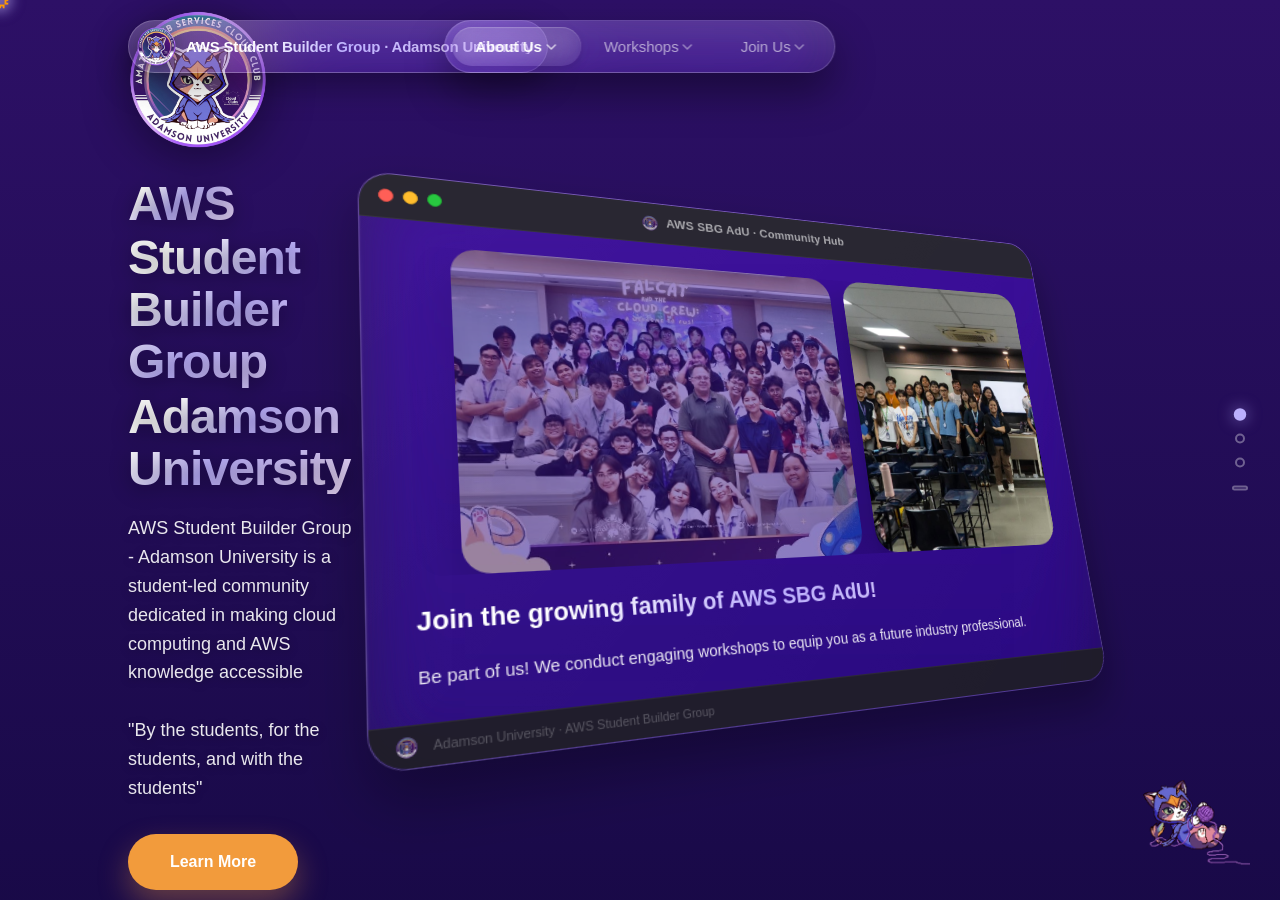
<file: AWS SBG Adamson University/index.html>
<!DOCTYPE html>
<html lang="en">
<head>
    <meta charset="UTF-8" />
    <meta name="viewport" content="width=device-width, initial-scale=1.0, user-scalable=yes" />
    <title>AWS Student Builder Group · Adamson University</title>
    <link rel="icon" type="image/png" href="img/awscatlogo.png" />
    <style>
        @import url('https://fonts.cdnfonts.com/css/amazon-ember');

        * {
            margin: 0;
            padding: 0;
            box-sizing: border-box;
        }

        :root {
            --bg-gradient: linear-gradient(180deg, #2d1066 0%, #1a0a4a 28%, #0d0428 55%, #000000 85%);
            --accent-gradient: linear-gradient(135deg, #ffffff 18%, #bbaffd 47%, #efdcf1 110%);
            --glow-purple: rgba(187, 175, 253, 0.65);
            --glow-deep: rgba(45, 16, 102, 0.5);
            --glow-light: rgba(239, 220, 241, 0.45);
        }

        html {
            min-height: 100%;
            height: 100%;
        }

        body.custom-cursor-active,
        body.custom-cursor-active * {
            cursor: none !important;
        }

        .custom-cursor-glow {
            position: fixed;
            top: 0;
            left: 0;
            width: 34px;
            height: 34px;
            pointer-events: none;
            z-index: 99998;
            border-radius: 50%;
            background: radial-gradient(circle, var(--glow-light) 0%, var(--glow-purple) 40%, var(--glow-deep) 62%, transparent 70%);
            filter: blur(6px);
            opacity: 0.8;
            transform: translate(-50%, -50%);
            will-change: left, top;
        }

        .custom-cursor {
            position: fixed;
            top: 0;
            left: 0;
            width: 20px;
            height: 20px;
            pointer-events: none;
            z-index: 99999;
            background: url("img/cursor.png") center / contain no-repeat;
            transform: translate(-50%, -50%);
            will-change: left, top;
        }

        @media (pointer: coarse), (max-width: 768px) {
            .custom-cursor,
            .custom-cursor-glow {
                display: none;
            }
        }

        body {
            font-family: 'Amazon Ember', -apple-system, BlinkMacSystemFont, 'Segoe UI', Roboto, Helvetica, Arial, sans-serif;
            background: transparent;
            color: #ffffff;
            overflow: hidden;
            height: 100%;
        }

        .page-section {
            width: 100%;
            height: 100vh;
            scroll-snap-align: start;
            scroll-snap-stop: always;
            display: flex;
            align-items: center;
            justify-content: space-between;
            padding: 0 10vw;
            position: relative;
            overflow: hidden;
        }

        /* ---------- SECTION 1: Hero / About ---------- */
        .section1 {
            background: transparent;
            position: relative;
        }

        @keyframes section2PatternShift {
            0% { background-position: 0 0; }
            100% { background-position: 1400px 1400px; }
        }

        @keyframes gradientShift {
            0% { background-position: 0% 50%; }
            50% { background-position: 100% 50%; }
            100% { background-position: 0% 50%; }
        }

        /* ---------- SECTION 2: Workshops & Events ---------- */
        .section2 {
            background: transparent;
            position: relative;
            flex-direction: column;
            justify-content: center;
            align-items: center;
            padding: 80px 10vw 30px;
            height: 100vh;
            gap: 24px;
        }

        .section2::before {
            content: '';
            position: absolute;
            inset: 0;
            background-image: url("img/awsrepetitive.png");
            background-repeat: repeat;
            background-size: 1400px auto;
            background-position: 0 0;
            opacity: 0.3;
            pointer-events: none;
            z-index: 0;
            animation: section2PatternShift 28s linear infinite;
        }

        .section2::after {
            content: '';
            position: absolute;
            inset: 0;
            background: radial-gradient(ellipse at center, rgba(42, 16, 102, 0.2) 0%, rgba(13, 10, 26, 0.8) 100%);
            pointer-events: none;
            z-index: 1;
        }

        .section2 > * {
            position: relative;
            z-index: 2;
        }

        /* ---------- SECTION 3: Community Hub ---------- */
        .section3 {
            background: transparent;
            flex-direction: column;
            justify-content: flex-start;
            align-items: center;
            padding: 0;
            gap: 0;
            height: auto;
            min-height: 100vh;
            overflow: visible;
            scroll-snap-align: none;
        }

        /* Stage holds the Mac Finder window and fills the first screen */
        .section3-stage {
            width: 100%;
            min-height: 100vh;
            display: flex;
            align-items: center;
            justify-content: center;
            padding: 60px 10vw 40px;
            scroll-snap-align: start;
            scroll-snap-stop: always;
        }

        @keyframes float {
            0%, 100% { transform: translateY(0px); }
            50% { transform: translateY(-15px); }
        }

        @keyframes slideCarousel {
            0% { transform: translateX(0); }
            100% { transform: translateX(calc(-50% - 28px)); }
        }

        @keyframes fadeInUp {
            from { opacity: 0; transform: translateY(30px); }
            to { opacity: 1; transform: translateY(0); }
        }

        @keyframes pulseGlow {
            0%, 100% { box-shadow: 0 0 20px rgba(187, 175, 253, 0.08); }
            50% { box-shadow: 0 0 40px rgba(187, 175, 253, 0.15); }
        }

        @keyframes glowPulse {
            0%, 100% { 
                box-shadow: 0 0 20px rgba(187, 175, 253, 0.3), 0 0 40px rgba(187, 175, 253, 0.1);
                border-color: rgba(187, 175, 253, 0.4);
            }
            50% { 
                box-shadow: 0 0 40px rgba(187, 175, 253, 0.5), 0 0 80px rgba(187, 175, 253, 0.2);
                border-color: rgba(187, 175, 253, 0.7);
            }
        }

        .horizontal-container {
            width: 100%;
            height: 100vh;
            overflow-y: scroll;
            overflow-x: hidden;
            scroll-snap-type: y mandatory;
            scroll-behavior: smooth;
            scrollbar-width: none;
            background: var(--bg-gradient);
            background-repeat: no-repeat;
            background-attachment: local;
            background-size: 100% 100%;
        }

        .horizontal-container::-webkit-scrollbar {
            display: none;
        }

        /* ---------- PAGE INDICATOR ---------- */
        .page-indicator {
            position: fixed;
            right: 28px;
            top: 50%;
            transform: translateY(-50%);
            z-index: 9999;
            width: 24px;
            display: flex;
            flex-direction: column;
            align-items: center;
            gap: 14px;
        }

        .page-indicator-dot {
            width: 10px;
            height: 10px;
            padding: 0;
            border: 2px solid rgba(255, 255, 255, 0.35);
            border-radius: 50%;
            background: transparent;
            cursor: pointer;
            transition: background 0.3s ease, border-color 0.3s ease, transform 0.3s ease, box-shadow 0.3s ease;
        }

        .page-indicator-dot:hover {
            border-color: rgba(255, 255, 255, 0.7);
            transform: scale(1.15);
        }

        .page-indicator-dot.active {
            background: #bbaffd;
            border-color: #bbaffd;
            transform: scale(1.25);
            box-shadow: 0 0 12px rgba(187, 175, 253, 0.6);
        }

        /* Flat (bar) indicator for the footer instead of a round dot */
        .page-indicator-dot.footer-dot {
            width: 16px;
            height: 5px;
            border-radius: 4px;
            margin-top: 4px;
        }

        .page-indicator-dot.footer-dot:hover {
            transform: scaleX(1.15);
        }

        .page-indicator-dot.footer-dot.active {
            width: 22px;
            background: #bbaffd;
            border-color: #bbaffd;
            transform: none;
            box-shadow: 0 0 12px rgba(187, 175, 253, 0.6);
        }

        /* ---------- TOP BAR ---------- */
        .top-bar {
            position: fixed;
            top: 20px;
            left: 10vw;
            z-index: 9998;
            display: flex;
            align-items: center;
            gap: 10px;
            padding: 6px 14px 6px 8px;
            border-radius: 100px;
            background: linear-gradient(180deg, rgba(255, 255, 255, 0.18) 0%, rgba(255, 255, 255, 0.08) 100%);
            backdrop-filter: blur(45px) saturate(200%);
            -webkit-backdrop-filter: blur(45px) saturate(200%);
            border: 1px solid rgba(255, 255, 255, 0.18);
            box-shadow: 0 12px 32px rgba(0, 0, 0, 0.35);
            box-sizing: border-box;
        }

        .top-bar-logo {
            width: 39px;
            height: 39px;
            border-radius: 8px;
            object-fit: contain;
            filter: drop-shadow(0 4px 8px rgba(0, 0, 0, 0.3));
            flex-shrink: 0;
        }

        .top-bar-text {
            font-size: 15px;
            font-weight: 700;
            white-space: nowrap;
            line-height: 1;
            background: linear-gradient(135deg, #ffffff 18%, #bbaffd 47%, #efdcf1 110%);
            -webkit-background-clip: text;
            -webkit-text-fill-color: transparent;
            background-clip: text;
            letter-spacing: -0.2px;
        }

        /* ---------- NAVIGATION DOCK ---------- */
        .liquid-dock {
            position: fixed;
            top: 20px;
            left: 50%;
            transform: translateX(-50%);
            z-index: 9999;
            display: flex;
            align-items: center;
            padding: 6px;
            background: linear-gradient(180deg, rgba(255, 255, 255, 0.18) 0%, rgba(255, 255, 255, 0.08) 100%);
            backdrop-filter: blur(45px) saturate(200%);
            -webkit-backdrop-filter: blur(45px) saturate(200%);
            border-radius: 100px;
            border: 1px solid rgba(255, 255, 255, 0.18);
            box-shadow: 0 20px 40px rgba(0, 0, 0, 0.4);
        }

        .dock-item {
            background: transparent;
            border: none;
            cursor: pointer;
            color: rgba(255, 255, 255, 0.6);
            font-size: 15px;
            font-weight: 500;
            text-decoration: none;
            padding: 12px 24px;
            border-radius: 50px;
            display: flex;
            justify-content: center;
            align-items: center;
            white-space: nowrap;
            line-height: 1;
            transition: color 0.3s ease;
            position: relative;
            z-index: 20;
        }

        .dock-item.active {
            color: #ffffff;
            font-weight: 700;
        }

        .dock-slider {
            position: absolute;
            background: linear-gradient(135deg, rgba(255, 255, 255, 0.12) 0%, rgba(255, 255, 255, 0.04) 100%);
            backdrop-filter: blur(10px) saturate(130%);
            -webkit-backdrop-filter: blur(10px) saturate(130%);
            border-radius: 50px;
            transition: all 0.4s cubic-bezier(0.25, 1, 0.5, 1);
            z-index: 10;
            box-shadow: 0 4px 10px rgba(0, 0, 0, 0.1),
                        inset 0 1px 1px rgba(255, 255, 255, 0.2);
            height: calc(100% - 12px);
            top: 6px;
        }

        /* ---------- NAV DROPDOWN (macOS / iOS style) ---------- */
        .dock-item-wrap {
            position: relative;
            display: flex;
            align-items: center;
        }

        .dock-item .nav-caret {
            display: inline-flex;
            align-items: center;
            margin-left: 4px;
            opacity: 0.7;
            transition: transform 0.25s ease;
        }

        .dock-item-wrap.open .nav-caret {
            transform: rotate(180deg);
        }

        .nav-dropdown {
            position: absolute;
            top: calc(100% + 14px);
            left: 50%;
            transform: translateX(-50%) translateY(-8px) scale(0.96);
            transform-origin: top center;
            min-width: 240px;
            padding: 8px;
            background: linear-gradient(180deg, rgba(42, 32, 70, 0.86) 0%, rgba(24, 16, 46, 0.84) 100%);
            backdrop-filter: blur(34px) saturate(180%);
            -webkit-backdrop-filter: blur(34px) saturate(180%);
            border: 1px solid rgba(255, 255, 255, 0.14);
            border-radius: 16px;
            box-shadow: 0 24px 50px rgba(0, 0, 0, 0.5), inset 0 1px 1px rgba(255, 255, 255, 0.12);
            opacity: 0;
            pointer-events: none;
            transition: opacity 0.22s ease, transform 0.22s cubic-bezier(0.25, 1, 0.5, 1);
            z-index: 40;
        }

        .dock-item-wrap.open .nav-dropdown {
            opacity: 1;
            pointer-events: auto;
            transform: translateX(-50%) translateY(0) scale(1);
        }

        .nav-dropdown::before {
            content: '';
            position: absolute;
            top: -6px;
            left: 50%;
            transform: translateX(-50%) rotate(45deg);
            width: 12px;
            height: 12px;
            background: rgba(42, 32, 70, 0.86);
            border-left: 1px solid rgba(255, 255, 255, 0.14);
            border-top: 1px solid rgba(255, 255, 255, 0.14);
            border-radius: 3px 0 0 0;
        }

        .nav-dropdown-item {
            display: flex;
            align-items: center;
            gap: 12px;
            padding: 10px 14px;
            border-radius: 10px;
            color: rgba(255, 255, 255, 0.85);
            font-size: 14px;
            font-weight: 500;
            text-decoration: none;
            cursor: pointer;
            white-space: nowrap;
            transition: background 0.18s ease, color 0.18s ease;
        }

        .nav-dropdown-item:hover {
            background: rgba(187, 175, 253, 0.18);
            color: #ffffff;
        }

        .nav-dropdown-item.primary {
            background: rgba(187, 175, 253, 0.16);
            color: #ffffff;
            font-weight: 700;
        }

        .nav-dropdown-item.primary:hover {
            background: rgba(187, 175, 253, 0.3);
        }

        .nav-dropdown-icon {
            width: 20px;
            height: 20px;
            flex-shrink: 0;
            background: url("img/folder.png") center / contain no-repeat;
        }

        .nav-dropdown-divider {
            height: 1px;
            margin: 6px 8px;
            background: rgba(255, 255, 255, 0.1);
        }

        /* Section 1: content & buttons */
        .section1-content {
            flex: 1;
            max-width: 560px;
            z-index: 10;
        }

        .section1-hero-logo {
            width: 140px;
            height: 140px;
            border-radius: 24px;
            object-fit: contain;
            filter: drop-shadow(0 8px 24px rgba(0, 0, 0, 0.45));
            margin-bottom: 28px;
            display: block;
        }

        .section1-content h1 {
            margin-bottom: 20px;
            text-shadow: 0 4px 20px rgba(0, 0, 0, 0.4);
        }

        .section1-content h1 .section1-title {
            display: flex;
            flex-direction: column;
            align-items: flex-start;
            gap: 0.06em;
            font-size: clamp(2rem, 4.2vw, 3rem);
            line-height: 1.08;
            letter-spacing: -0.02em;
        }

        .section1-content h1 .section1-title .section1-title-line1,
        .section1-content h1 .section1-title .section1-title-line2,
        .section1-content h1 .section1-title .section1-title-line3 {
            display: block;
            background: linear-gradient(135deg, #ffffff 18%, #bbaffd 47%, #efdcf1 110%);
            -webkit-background-clip: text;
            -webkit-text-fill-color: transparent;
            background-clip: text;
        }

        .section1-content h1 .section1-title .section1-title-line1 .section1-title-line2 .section1-title-line3 {
            font-size: 0.96em;
            font-weight: 700;
            letter-spacing: -0.02em;
        }


        .section1-content p {
            font-size: 18px;
            line-height: 1.6;
            color: rgba(255, 255, 255, 0.9);
            margin-bottom: 32px;
            text-shadow: 0 2px 10px rgba(0, 0, 0, 0.3);
        }

        /* ---------- BUTTONS - All same size ---------- */
        .section1-btn {
            font-family: 'Amazon Ember', sans-serif;
            font-weight: 600;
            cursor: pointer;
            padding: 16px 32px;
            border-radius: 100px;
            border: 1px solid rgba(242, 155, 60, 0.75);
            background: #f29b3c;
            color: #ffffff;
            font-size: 16px;
            backdrop-filter: blur(16px);
            -webkit-backdrop-filter: blur(16px);
            box-shadow: 0 14px 30px rgba(242, 155, 60, 0.35);
            transition: transform 0.25s ease, background 0.25s ease, border-color 0.25s ease, box-shadow 0.25s ease;
            display: inline-flex;
            align-items: center;
            justify-content: center;
            text-decoration: none;
            min-width: 170px;
            height: 56px;
        }

        .section1-btn:hover {
            background: #f7ad58;
            border-color: rgba(242, 155, 60, 0.95);
            transform: translateY(-2px);
            box-shadow: 0 16px 34px rgba(242, 155, 60, 0.45);
        }

        .section1-btn-glow {
            background: #f29b3c;
            border: 1px solid rgba(242, 155, 60, 0.85);
            color: #ffffff;
            box-shadow: 0 0 16px rgba(242, 155, 60, 0.45);
        }

        .section1-btn-glow:hover {
            background: #f7ad58;
            border-color: rgba(242, 155, 60, 1);
            transform: translateY(-2px);
            box-shadow: 0 0 24px rgba(242, 155, 60, 0.6);
        }

        .section1-buttons {
            display: flex;
            flex-wrap: wrap;
            gap: 16px;
            margin-top: 20px;
        }

        .section2-view-all-btn {
            font-family: 'Amazon Ember', sans-serif;
            font-weight: 600;
            cursor: pointer;
            padding: 16px 32px;
            border-radius: 100px;
            border: 1px solid rgba(242, 155, 60, 0.75);
            background: #f29b3c;
            color: #ffffff;
            font-size: 16px;
            backdrop-filter: blur(16px);
            -webkit-backdrop-filter: blur(16px);
            box-shadow: 0 14px 30px rgba(242, 155, 60, 0.35);
            transition: transform 0.25s ease, background 0.25s ease, border-color 0.25s ease, box-shadow 0.25s ease;
            display: inline-flex;
            align-items: center;
            justify-content: center;
            gap: 8px;
            text-decoration: none;
            min-width: 170px;
            height: 56px;
        }

        .section2-view-all-btn:hover {
            background: #f7ad58;
            border-color: rgba(242, 155, 60, 0.95);
            transform: translateY(-2px);
            box-shadow: 0 16px 34px rgba(242, 155, 60, 0.45);
        }

        .section2-view-all-btn .arrow {
            transition: transform 0.25s ease;
        }

        .section2-view-all-btn:hover .arrow {
            transform: translateX(4px);
        }

        /* Section 1: glass card & carousel */
        .section1-card-wrapper {
            flex: 1;
            display: flex;
            justify-content: flex-end;
            align-items: center;
            position: relative;
            padding-left: 40px;
        }

        .section1-glass-card {
            width: 100%;
            max-width: 760px;
            padding: 38px;
            border-radius: 30px;
            background: linear-gradient(135deg, rgba(255, 255, 255, 0.06) 0%, rgba(255, 255, 255, 0.015) 100%);
            backdrop-filter: blur(40px) saturate(180%);
            -webkit-backdrop-filter: blur(40px) saturate(180%);
            border: 1px solid rgba(255, 255, 255, 0.18);
            border-top: 1px solid rgba(255, 255, 255, 0.3);
            border-left: 1px solid rgba(255, 255, 255, 0.22);
            box-shadow: 0 24px 48px rgba(0, 0, 0, 0.3),
                        inset 0 2px 2px rgba(255, 255, 255, 0.15);
            transition: transform 0.1s ease-out;
            transform-style: preserve-3d;
            overflow: hidden;
        }

        .section1-card-topbar {
            margin: -38px -38px 24px -38px;
        }

        .section1-card-bottombar {
            margin: 0 -38px -38px -38px;
            border-top: 1px solid rgba(255, 255, 255, 0.06);
            justify-content: flex-start;
        }

        .section1-glass-card h2 {
            font-size: 22px;
            font-weight: 900;
            margin-bottom: 20px;
            background: linear-gradient(135deg, #ffffff 18%, #bbaffd 47%, #efdcf1 110%);
            -webkit-background-clip: text;
            -webkit-text-fill-color: transparent;
            background-clip: text;
        }

        .section1-glass-card p {
            font-size: 15px;
            line-height: 1.6;
            color: rgba(255, 255, 255, 0.9);
            margin-bottom: 24px;
        }

        .section1-card-media {
            width: 100%;
            height: 300px;
            border-radius: 24px;
            overflow: hidden;
            margin-bottom: 24px;
            position: relative;
        }

        .section1-carousel-window {
            width: 100%;
            height: 100%;
            overflow: hidden;
            position: relative;
            padding: 0 38px;
        }

        .section1-carousel-track {
            display: flex;
            align-items: center;
            gap: 16px;
            height: 100%;
            animation: slideCarousel 6.5s linear infinite;
        }

        .section1-carousel-slide {
            flex: 0 0 65%;
            min-width: 380px;
            height: 100%;
            border-radius: 24px;
            overflow: hidden;
            box-shadow: 0 18px 40px rgba(0, 0, 0, 0.3);
        }

        .section1-carousel-slide img {
            width: 100%;
            height: 100%;
            display: block;
            object-fit: cover;
        }

        .section1-carousel-slide:first-child,
        .section1-carousel-slide:nth-child(4) {
            opacity: 0.5;
        }

        /* Section 2: event cards */
        @media (max-height: 800px) {
            .section2 {
                padding: 60px 10vw 20px;
                gap: 16px;
            }
            .section2-header h2 {
                font-size: clamp(28px, 3.5vw, 38px);
            }
            .section2-header .section2-subtitle {
                font-size: 13px;
            }
            .section2-event-card {
                min-width: 220px;
                max-width: 300px;
            }
            .section2-event-card-image {
                height: 150px;
            }
            .section2-event-card-content {
                padding: 16px;
            }
            .section2-event-card-title {
                font-size: 16px;
            }
            .section2-event-card-desc {
                font-size: 12px;
            }
            .section2-event-card-footer {
                padding-top: 10px;
            }
            .section2-view-all-btn {
                padding: 12px 28px;
                font-size: 14px;
                min-width: 150px;
                height: 48px;
            }
        }

        @media (max-height: 700px) {
            .section2 {
                padding: 40px 10vw 15px;
                gap: 12px;
            }
            .section2-header {
                margin-bottom: -8px;
            }
            .section2-header h2 {
                font-size: clamp(24px, 3vw, 30px);
                margin-bottom: 4px;
            }
            .section2-header .section2-subtitle {
                font-size: 12px;
            }
            .section2-event-card {
                min-width: 180px;
                max-width: 250px;
            }
            .section2-event-card-image {
                height: 120px;
            }
            .section2-event-card-content {
                padding: 12px;
                gap: 6px;
            }
            .section2-event-card-meta {
                gap: 8px;
            }
            .section2-event-date-box {
                padding: 4px 10px;
                min-width: 40px;
            }
            .section2-event-date-day {
                font-size: 18px;
            }
            .section2-event-date-month {
                font-size: 9px;
            }
            .section2-event-card-title {
                font-size: 14px;
            }
            .section2-event-card-desc {
                font-size: 11px;
                display: -webkit-box;
                -webkit-line-clamp: 2;
                -webkit-box-orient: vertical;
                overflow: hidden;
            }
            .section2-event-card-footer {
                padding-top: 8px;
                flex-wrap: wrap;
                gap: 4px;
            }
            .section2-event-card-speaker {
                font-size: 10px;
            }
            .section2-event-card-link {
                font-size: 11px;
            }
            .section2-view-all-btn {
                padding: 10px 24px;
                font-size: 13px;
                min-width: 140px;
                height: 44px;
            }
        }

        .section2-header {
            text-align: center;
            z-index: 10;
            flex-shrink: 0;
        }

        .section2-header .section2-label {
            display: inline-block;
            font-size: 13px;
            font-weight: 700;
            letter-spacing: 2px;
            text-transform: uppercase;
            color: rgba(255, 255, 255, 0.6);
            margin-bottom: 10px;
            padding: 6px 16px;
            background: rgba(255, 255, 255, 0.06);
            border-radius: 100px;
            border: 1px solid rgba(255, 255, 255, 0.1);
        }

        .section2-header h2 {
            font-size: clamp(38px, 4.5vw, 52px);
            font-weight: 800;
            margin-bottom: 10px;
            line-height: 1.05;
            background: linear-gradient(135deg, #ffffff 18%, #bbaffd 47%, #efdcf1 110%);
            -webkit-background-clip: text;
            -webkit-text-fill-color: transparent;
            background-clip: text;
        }

        .section2-header .section2-subtitle {
            font-size: clamp(14px, 1.4vw, 16px);
            color: rgba(255, 255, 255, 0.8);
            line-height: 1.5;
            max-width: 500px;
            margin: 0 auto;
        }

        .section2-events-grid {
            display: flex;
            gap: 24px;
            width: 100%;
            max-width: 1200px;
            z-index: 10;
            justify-content: center;
            flex-wrap: wrap;
            flex-shrink: 1;
            min-height: 0;
        }

        .section2-event-card {
            flex: 1 1 280px;
            max-width: 360px;
            min-width: 240px;
            border-radius: 24px;
            background: linear-gradient(135deg, rgba(255, 255, 255, 0.055) 0%, rgba(255, 255, 255, 0.015) 100%);
            backdrop-filter: blur(40px) saturate(180%);
            -webkit-backdrop-filter: blur(40px) saturate(180%);
            border: 1px solid rgba(255, 255, 255, 0.14);
            border-top: 1px solid rgba(255, 255, 255, 0.22);
            box-shadow: 0 20px 40px rgba(0, 0, 0, 0.3);
            overflow: hidden;
            transition: all 0.3s ease;
            display: flex;
            flex-direction: column;
        }

        .section2-event-card:hover {
            transform: translateY(-6px);
            box-shadow: 0 30px 55px rgba(0, 0, 0, 0.4);
            border-color: rgba(255, 255, 255, 0.25);
        }

        .section2-event-card-image {
            width: 100%;
            height: 180px;
            background-size: cover;
            background-position: center;
            position: relative;
            flex-shrink: 0;
        }

        .section2-event-card-badge {
            position: absolute;
            top: 14px;
            right: 14px;
            background: rgba(0, 0, 0, 0.6);
            backdrop-filter: blur(10px);
            -webkit-backdrop-filter: blur(10px);
            padding: 5px 14px;
            border-radius: 100px;
            font-size: 11px;
            font-weight: 700;
            color: #fff;
            letter-spacing: 0.5px;
            border: 1px solid rgba(255, 255, 255, 0.15);
        }

        .section2-event-card-content {
            padding: 20px;
            flex: 1;
            display: flex;
            flex-direction: column;
            gap: 10px;
        }

        .section2-event-card-meta {
            display: flex;
            align-items: center;
            gap: 12px;
        }

        .section2-event-date-box {
            background: rgba(255, 255, 255, 0.08);
            border-radius: 12px;
            padding: 6px 12px;
            text-align: center;
            min-width: 48px;
            flex-shrink: 0;
        }

        .section2-event-date-month {
            font-size: 10px;
            font-weight: 700;
            text-transform: uppercase;
            color: rgba(255, 255, 255, 0.5);
            letter-spacing: 1px;
        }

        .section2-event-date-day {
            font-size: 22px;
            font-weight: 900;
            color: #fff;
            line-height: 1;
        }

        .section2-event-card-title {
            font-size: 18px;
            font-weight: 700;
            color: rgba(255, 255, 255, 0.95);
            line-height: 1.2;
        }

        .section2-event-card-desc {
            font-size: 13px;
            color: rgba(255, 255, 255, 0.65);
            line-height: 1.5;
            flex: 1;
        }

        .section2-event-card-footer {
            display: flex;
            justify-content: space-between;
            align-items: center;
            padding-top: 12px;
            border-top: 1px solid rgba(255, 255, 255, 0.08);
            flex-wrap: wrap;
            gap: 8px;
        }

        .section2-event-card-speaker {
            font-size: 11px;
            color: rgba(255, 255, 255, 0.5);
        }

        .section2-event-card-speaker strong {
            color: rgba(255, 255, 255, 0.85);
        }

        .section2-event-card-link {
            display: inline-flex;
            align-items: center;
            justify-content: center;
            flex-shrink: 0;
            font-family: 'Amazon Ember', sans-serif;
            font-size: 13px;
            font-weight: 700;
            color: #f29b3c;
            text-decoration: none;
            padding: 0;
            border: none;
            background: none;
            box-shadow: none;
            cursor: pointer;
            transition: color 0.2s ease;
        }

        .section2-event-card-link:hover {
            background: none;
            border: none;
            box-shadow: none;
            transform: none;
            color: #f7ad58;
        }

        .section2-view-all-wrapper {
            z-index: 10;
            flex-shrink: 0;
            padding-top: 4px;
        }

        @keyframes section2Reveal {
            from {
                opacity: 0;
                transform: translateY(28px);
            }
            to {
                opacity: 1;
                transform: translateY(0);
            }
        }

        .section2 .section2-reveal {
            opacity: 0;
        }

        .section2.is-revealed .section2-reveal {
            animation: section2Reveal 0.55s ease forwards;
        }

        .section2.is-revealed .section2-header.section2-reveal {
            animation-delay: 0s;
        }

        .section2.is-revealed .section2-events-grid .section2-event-card:nth-child(1) {
            animation-delay: 0.2s;
        }

        .section2.is-revealed .section2-events-grid .section2-event-card:nth-child(2) {
            animation-delay: 0.4s;
        }

        .section2.is-revealed .section2-events-grid .section2-event-card:nth-child(3) {
            animation-delay: 0.6s;
        }

        .section2.is-revealed .section2-view-all-wrapper.section2-reveal {
            animation-delay: 0.8s;
        }

        /* Section 3: community window */
        .section3-window {
            width: 100%;
            max-width: 1200px;
            height: 82vh;
            max-height: 750px;
            border-radius: 12px;
            background: rgba(28, 26, 42, 0.92);
            backdrop-filter: blur(55px) saturate(180%);
            -webkit-backdrop-filter: blur(55px) saturate(180%);
            border: 1px solid rgba(255, 255, 255, 0.12);
            box-shadow: 0 30px 80px rgba(0, 0, 0, 0.6),
                        0 0 0 1px rgba(255, 255, 255, 0.05) inset;
            overflow: hidden;
            animation: pulseGlow 4s ease-in-out infinite;
            display: flex;
            flex-direction: column;
        }

        .section3-titlebar {
            display: flex;
            align-items: center;
            padding: 10px 16px;
            background: rgba(40, 40, 45, 0.95);
            border-bottom: 1px solid rgba(255, 255, 255, 0.06);
            flex-shrink: 0;
            gap: 12px;
            min-height: 44px;
        }

        .section3-window-controls {
            display: flex;
            gap: 8px;
            flex-shrink: 0;
        }

        .section3-control {
            width: 13px;
            height: 13px;
            border-radius: 50%;
            border: 1px solid rgba(0, 0, 0, 0.15);
            cursor: pointer;
            transition: transform 0.15s ease, opacity 0.15s ease;
            position: relative;
        }

        .section3-control:hover {
            transform: scale(1.15);
        }

        .section3-control.red {
            background: #ff5f57;
            border-color: #e04e47;
        }
        .section3-control.red::after {
            content: '✕';
            position: absolute;
            top: 50%;
            left: 50%;
            transform: translate(-50%, -50%);
            font-size: 8px;
            color: rgba(0, 0, 0, 0.4);
            opacity: 0;
            transition: opacity 0.15s ease;
        }
        .section3-control.red:hover::after {
            opacity: 1;
        }

        .section3-control.yellow {
            background: #ffbd2e;
            border-color: #e0a524;
        }
        .section3-control.yellow::after {
            content: '−';
            position: absolute;
            top: 50%;
            left: 50%;
            transform: translate(-50%, -50%);
            font-size: 10px;
            color: rgba(0, 0, 0, 0.4);
            opacity: 0;
            transition: opacity 0.15s ease;
        }
        .section3-control.yellow:hover::after {
            opacity: 1;
        }

        .section3-control.green {
            background: #28c840;
            border-color: #1fa833;
        }
        .section3-control.green::after {
            content: '+';
            position: absolute;
            top: 50%;
            left: 50%;
            transform: translate(-50%, -50%);
            font-size: 10px;
            color: rgba(0, 0, 0, 0.4);
            opacity: 0;
            transition: opacity 0.15s ease;
        }
        .section3-control.green:hover::after {
            opacity: 1;
        }

        .section3-title {
            flex: 1;
            text-align: center;
            font-size: 13px;
            font-weight: 600;
            color: rgba(255, 255, 255, 0.6);
            letter-spacing: 0.2px;
            font-family: -apple-system, BlinkMacSystemFont, 'Segoe UI', Roboto, sans-serif;
        }

        .section3-title-icon {
            display: inline-block;
            width: 16px;
            height: 16px;
            background: url("img/awscatlogo.png") center center / contain no-repeat;
            vertical-align: middle;
            margin-right: 6px;
            filter: brightness(0.8);
        }

        .section3-body {
            display: flex;
            flex: 1;
            overflow: hidden;
            min-height: 0;
            background: rgba(20, 20, 25, 0.88);
        }

        .section3-sidebar {
            width: 180px;
            background: rgba(30, 30, 35, 0.9);
            border-right: 1px solid rgba(255, 255, 255, 0.05);
            padding: 12px 0;
            flex-shrink: 0;
            overflow: hidden;
        }

        .section3-sidebar::-webkit-scrollbar {
            width: 3px;
        }
        .section3-sidebar::-webkit-scrollbar-track {
            background: transparent;
        }
        .section3-sidebar::-webkit-scrollbar-thumb {
            background: rgba(255, 255, 255, 0.15);
            border-radius: 2px;
        }

        .section3-sidebar-item {
            display: flex;
            align-items: center;
            gap: 10px;
            padding: 6px 16px;
            margin: 0 8px;
            border-radius: 6px;
            font-size: 13px;
            color: rgba(255, 255, 255, 0.6);
            cursor: pointer;
            transition: all 0.15s ease;
            font-weight: 500;
        }

        .section3-sidebar-item:hover {
            background: rgba(255, 255, 255, 0.06);
            color: rgba(255, 255, 255, 0.8);
        }

        .section3-sidebar-item.active {
            background: rgba(187, 175, 253, 0.15);
            color: #bbaffd;
        }

        .section3-sidebar-item .icon {
            display: inline-block;
            width: 18px;
            height: 18px;
            background: url("img/folder.png") center / contain no-repeat;
            flex-shrink: 0;
        }

        .section3-sidebar-divider {
            height: 1px;
            background: rgba(255, 255, 255, 0.05);
            margin: 8px 16px;
        }

        .section3-sidebar-label {
            font-size: 10px;
            font-weight: 700;
            text-transform: uppercase;
            letter-spacing: 0.8px;
            color: rgba(255, 255, 255, 0.25);
            padding: 8px 16px 4px;
        }

        .section3-main {
            flex: 1;
            padding: 20px 28px 28px 24px;
            overflow: hidden;
            display: flex;
            flex-direction: column;
            min-height: 0;
        }

        @keyframes section3Shimmer {
            0% { background-position: 0% 50%; }
            100% { background-position: 200% 50%; }
        }

        @keyframes section3TagGlow {
            0%, 100% { border-color: rgba(187, 175, 253, 0.22); box-shadow: none; }
            50% { border-color: rgba(242, 155, 60, 0.42); box-shadow: 0 0 12px rgba(242, 155, 60, 0.12); }
        }

        .section3-narrative-tags {
            display: flex;
            flex-wrap: wrap;
            gap: 8px;
            margin-bottom: 14px;
            flex-shrink: 0;
        }

        .section3-narrative-tag {
            font-size: 10px;
            font-weight: 700;
            letter-spacing: 0.7px;
            text-transform: uppercase;
            padding: 5px 12px;
            border-radius: 100px;
            border: 1px solid rgba(187, 175, 253, 0.22);
            background: rgba(187, 175, 253, 0.07);
            color: rgba(255, 255, 255, 0.72);
            animation: section3TagGlow 3.2s ease-in-out infinite;
        }

        .section3-narrative-tag:nth-child(2) { animation-delay: 0.5s; }
        .section3-narrative-tag:nth-child(3) { animation-delay: 1s; }
        .section3-narrative-tag:nth-child(4) { animation-delay: 1.5s; }

        .section3-narrative-shimmer {
            background: linear-gradient(90deg, #ffffff 0%, #bbaffd 35%, #f29b3c 55%, #efdcf1 100%);
            background-size: 200% auto;
            -webkit-background-clip: text;
            background-clip: text;
            -webkit-text-fill-color: transparent;
            animation: section3Shimmer 5s linear infinite;
            font-weight: 800;
        }

        .section3-narrative-content {
            flex: 1;
            display: grid;
            grid-template-columns: 1fr 1fr;
            grid-template-rows: minmax(0, 1fr) minmax(0, 1fr);
            gap: 14px 20px;
            align-items: stretch;
            min-height: 0;
        }

        .section3-main-block {
            min-width: 0;
            min-height: 0;
            overflow: hidden;
            padding: 14px 16px;
            border-radius: 10px;
            background: rgba(255, 255, 255, 0.035);
            border: 1px solid rgba(255, 255, 255, 0.06);
            transition: transform 0.28s ease, border-color 0.28s ease, background 0.28s ease;
            display: flex;
            flex-direction: column;
        }

        .section3-main-block:hover {
            transform: translateY(-3px);
            border-color: rgba(242, 155, 60, 0.28);
            background: rgba(255, 255, 255, 0.055);
        }

        .section3-main .section3-description {
            font-size: 14px;
            line-height: 1.65;
            color: rgba(255, 255, 255, 0.68);
        }

        .section3-main-block:nth-child(n + 3) {
            margin-top: 0;
        }

        .section3-main-block:nth-child(4) {
            display: flex;
            flex-direction: column;
            overflow: visible;
        }

        .section3-join-wrap {
            margin-top: auto;
            padding: 8px 16px 12px 8px;
            display: flex;
            justify-content: flex-end;
            flex-shrink: 0;
        }

        .section3-join-wrap .section1-btn {
            min-width: 150px;
            height: 44px;
            padding: 10px 26px;
            font-size: 14px;
        }

        .section3-block-title {
            font-size: 10px;
            font-weight: 700;
            text-transform: uppercase;
            letter-spacing: 1px;
            color: rgba(255, 255, 255, 0.35);
            margin-bottom: 10px;
            min-height: 16px;
        }

        .section3-left-column,
        .section3-right-column {
            display: contents;
        }

        .section3-stat-grid {
            display: grid;
            grid-template-columns: 1fr 1fr;
            gap: 14px;
        }

        .section3-stat-item {
            background: rgba(255, 255, 255, 0.03);
            border-radius: 8px;
            padding: 16px 14px;
            text-align: center;
            border: 1px solid rgba(255, 255, 255, 0.06);
            transition: transform 0.28s ease, border-color 0.28s ease, background 0.28s ease;
        }

        .section3-stat-item:hover {
            background: rgba(255, 255, 255, 0.06);
            border-color: rgba(242, 155, 60, 0.28);
            transform: translateY(-2px);
        }

        .section3-stat-number {
            font-size: 36px;
            font-weight: 900;
            background: linear-gradient(135deg, #ffffff 18%, #bbaffd 47%, #efdcf1 110%);
            -webkit-background-clip: text;
            -webkit-text-fill-color: transparent;
            background-clip: text;
            line-height: 1;
        }

        .section3-stat-label {
            font-size: 13px;
            font-weight: 600;
            color: rgba(255, 255, 255, 0.45);
            margin-top: 4px;
        }

        /* ---------- TIMELINE GRAPH ---------- */
        .section3-timeline-graph {
            display: flex;
            flex-direction: column;
            gap: 0;
            position: relative;
            padding-left: 40px;
        }

        .section3-timeline-graph::before {
            content: '';
            position: absolute;
            left: 14px;
            top: 8px;
            bottom: 8px;
            width: 2px;
            background: linear-gradient(to bottom, 
                rgba(187, 175, 253, 0.5), 
                rgba(187, 175, 253, 0.2), 
                rgba(187, 175, 253, 0.05));
            border-radius: 2px;
        }

        .section3-timeline-node {
            display: flex;
            align-items: flex-start;
            gap: 20px;
            padding: 12px 0;
            position: relative;
        }

        .section3-timeline-node .node-dot {
            width: 12px;
            height: 12px;
            border-radius: 50%;
            background: linear-gradient(135deg, #5a4494, #b897d4);
            border: 2px solid rgba(255, 255, 255, 0.2);
            flex-shrink: 0;
            margin-top: 2px;
            position: relative;
            z-index: 2;
            transition: all 0.3s ease;
        }

        .section3-timeline-node:hover .node-dot {
            transform: scale(1.3);
            border-color: rgba(187, 175, 253, 0.6);
        }

        .section3-timeline-node.active .node-dot {
            background: linear-gradient(135deg, #bbaffd, #efdcf1);
            border-color: rgba(255, 255, 255, 0.4);
            box-shadow: 0 0 20px rgba(187, 175, 253, 0.3);
            animation: timelinePulse 2s ease-in-out infinite;
        }

        @keyframes timelinePulse {
            0%, 100% { box-shadow: 0 0 0 0 rgba(187, 175, 253, 0.3); }
            50% { box-shadow: 0 0 0 8px rgba(187, 175, 253, 0); }
        }

        .section3-timeline-node.completed .node-dot {
            background: linear-gradient(135deg, #34c759, #30d158);
            border-color: rgba(52, 199, 89, 0.4);
        }

        .section3-timeline-node .node-content {
            flex: 1;
            padding-bottom: 4px;
        }

        .section3-timeline-node .node-year {
            font-size: 13px;
            font-weight: 800;
            color: rgba(255, 255, 255, 0.6);
            letter-spacing: 0.5px;
        }

        .section3-timeline-node.active .node-year {
            color: #bbaffd;
        }

        .section3-timeline-node .node-title {
            font-size: 14px;
            font-weight: 600;
            color: rgba(255, 255, 255, 0.9);
        }

        .section3-timeline-node .node-desc {
            font-size: 12px;
            color: rgba(255, 255, 255, 0.45);
        }

        .section3-timeline-node .node-status {
            font-size: 9px;
            font-weight: 700;
            padding: 2px 10px;
            border-radius: 100px;
            background: rgba(187, 175, 253, 0.12);
            color: #bbaffd;
            flex-shrink: 0;
            margin-top: 2px;
        }

        .section3-timeline-node.completed .node-status {
            background: rgba(52, 199, 89, 0.12);
            color: #34c759;
        }

        .section3-description {
            font-size: 14px;
            line-height: 1.65;
            color: rgba(255, 255, 255, 0.68);
        }

        .section3-narrative-quote {
            margin: 10px 0 0;
            padding: 10px 14px;
            border-left: 3px solid #f29b3c;
            border-radius: 0 8px 8px 0;
            background: rgba(242, 155, 60, 0.06);
            font-size: 13px;
            line-height: 1.6;
            font-style: italic;
            color: rgba(255, 255, 255, 0.72);
        }

        .section3-feature-grid {
            display: grid;
            grid-template-columns: 1fr 1fr;
            gap: 10px;
        }

        .section3-feature-item {
            display: flex;
            align-items: center;
            gap: 10px;
            padding: 10px 12px;
            background: rgba(255, 255, 255, 0.03);
            border-radius: 8px;
            border: 1px solid rgba(255, 255, 255, 0.06);
            font-size: 14px;
            color: rgba(255, 255, 255, 0.68);
            transition: transform 0.28s ease, border-color 0.28s ease, background 0.28s ease;
        }

        .section3-feature-item:hover {
            background: rgba(255, 255, 255, 0.06);
            border-color: rgba(242, 155, 60, 0.28);
            transform: translateY(-2px);
        }

        .section3-feature-icon {
            font-size: 18px;
            flex-shrink: 0;
        }

        .section3-footer {
            padding: 8px 20px;
            border-top: 1px solid rgba(255, 255, 255, 0.05);
            display: flex;
            justify-content: space-between;
            align-items: center;
            flex-shrink: 0;
            font-size: 11px;
            color: rgba(255, 255, 255, 0.25);
            background: rgba(30, 30, 35, 0.9);
            min-height: 32px;
            font-family: -apple-system, BlinkMacSystemFont, 'Segoe UI', Roboto, sans-serif;
        }

        .section3-footer > span {
            display: flex;
            align-items: center;
            gap: 6px;
        }

        .section3-footer-items {
            display: flex;
            gap: 20px;
        }

        .section3-footer-items span {
            display: flex;
            align-items: center;
            gap: 4px;
        }

        @keyframes section3Reveal {
            from {
                opacity: 0;
                transform: translateY(12px);
            }
            to {
                opacity: 1;
                transform: translateY(0);
            }
        }

        .section3-reveal {
            opacity: 0;
        }

        .section3-window.is-revealed .section3-reveal {
            animation: section3Reveal 0.38s ease forwards;
        }

        /* ---------- SITE FOOTER ---------- */
        .site-footer {
            scroll-snap-align: end;
            width: 100%;
            padding: 0;
            display: flex;
            flex-direction: column;
            align-items: stretch;
        }

        .site-footer-card {
            position: relative;
            width: 100%;
            background: transparent;
            border-top: 1px solid rgba(255, 255, 255, 0.08);
            box-shadow: none;
        }

        .site-footer-card::before {
            display: none;
        }

        .site-footer-main {
            position: relative;
            z-index: 1;
            width: 100%;
            max-width: 1200px;
            margin: 0 auto;
            padding: 48px 10vw 32px;
            text-align: center;
            display: flex;
            flex-direction: column;
            align-items: center;
            gap: 18px;
        }

        .site-footer-logo-row {
            display: flex;
            align-items: center;
            gap: 16px;
        }

        .site-footer-logo {
            width: 56px;
            height: 56px;
            border-radius: 12px;
            object-fit: contain;
            filter: drop-shadow(0 4px 12px rgba(0, 0, 0, 0.4));
            flex-shrink: 0;
        }

        .site-footer-titles {
            display: flex;
            flex-direction: column;
            align-items: flex-start;
            line-height: 1.15;
        }

        .site-footer-title {
            font-size: 22px;
            font-weight: 800;
            background: var(--accent-gradient);
            -webkit-background-clip: text;
            -webkit-text-fill-color: transparent;
            background-clip: text;
        }

        .site-footer-subtitle {
            font-size: 14px;
            font-weight: 600;
            color: rgba(255, 255, 255, 0.65);
            letter-spacing: 0.5px;
        }

        .site-footer-desc {
            max-width: 540px;
            margin: 0;
            font-size: 15px;
            line-height: 1.7;
            color: rgba(255, 255, 255, 0.8);
        }

        .site-footer-socials {
            display: flex;
            gap: 14px;
            margin-top: 4px;
        }

        .site-footer-social {
            width: 46px;
            height: 46px;
            border-radius: 50%;
            display: inline-flex;
            align-items: center;
            justify-content: center;
            color: #fff;
            background: #f29b3c;
            border: 1px solid rgba(242, 155, 60, 0.6);
            box-shadow: 0 6px 18px rgba(242, 155, 60, 0.3);
            backdrop-filter: blur(16px);
            -webkit-backdrop-filter: blur(16px);
            transition: transform 0.25s ease, background 0.25s ease, border-color 0.25s ease, box-shadow 0.25s ease;
        }

        .site-footer-social:hover {
            transform: translateY(-3px);
            background: #f7ad58;
            border-color: rgba(230, 158, 69, 0.9);
            box-shadow: 0 0 22px rgba(242, 155, 60, 0.55);
        }

        .site-footer-social svg {
            width: 20px;
            height: 20px;
            display: block;
        }

        .site-footer-bottom {
            position: relative;
            z-index: 1;
            padding: 16px 10vw 20px;
            text-align: center;
            font-size: 10px;
            letter-spacing: 0.2px;
            color: rgba(255, 255, 255, 0.5);
        }

        @media (max-width: 768px) {
            .site-footer {
                padding: 0;
            }
            .site-footer-main {
                padding: 36px 5vw 28px;
            }
            .site-footer-logo-row {
                flex-direction: column;
                gap: 10px;
            }
            .site-footer-titles {
                align-items: center;
                text-align: center;
            }
            .site-footer-title {
                font-size: 19px;
            }
            .site-footer-desc {
                font-size: 14px;
            }
            .site-footer-bottom {
                padding: 14px 5vw 16px;
                font-size: 9px;
            }
        }

        .sticker {
            position: fixed;
            bottom: 30px;
            right: 30px;
            width: 120px;
            height: auto;
            z-index: 999;
            animation: float 3s ease-in-out infinite;
            pointer-events: none;
        }

        .fade-in-up {
            opacity: 0;
            animation: fadeInUp 0.8s ease-out forwards;
        }

        .fade-in-up-delay-1 { animation-delay: 0.15s; }
        .fade-in-up-delay-2 { animation-delay: 0.3s; }
        .fade-in-up-delay-3 { animation-delay: 0.45s; }
        .fade-in-up-delay-4 { animation-delay: 0.6s; }

        /* Responsive */
        @media (max-width: 1024px) {
            .page-section {
                padding: 0 5vw;
            }
            .top-bar {
                left: 5vw;
            }
            .section2 {
                padding: 60px 5vw 20px;
            }
            .section3-stage {
                padding: 60px 5vw 30px;
            }
            .section1-card-wrapper {
                padding-left: 20px;
            }
            .section2-events-grid {
                gap: 16px;
            }
            .section2-event-card {
                flex: 1 1 220px;
                min-width: 180px;
                max-width: 300px;
            }
            .section1-content h1 .section1-title {
                font-size: clamp(1.85rem, 3.5vw, 2.375rem);
            }
            .section3-main {
                padding: 16px 24px 28px 20px;
            }
            .section3-narrative-content {
                grid-template-columns: 1fr;
                grid-template-rows: auto;
                gap: 12px;
            }
            .section3-window {
                height: 82vh;
                max-height: 750px;
                min-height: 520px;
                max-width: 100%;
            }
            .section3-sidebar {
                width: 140px;
            }
        }

        @media (max-width: 768px) {
            .page-section {
                flex-direction: column;
                justify-content: center;
                padding: 80px 5vw 30px;
                height: auto;
                min-height: 100vh;
            }
            .section1-content {
                max-width: 100%;
                padding-top: 0;
                text-align: center;
            }
            .section1-hero-logo {
                width: 120px;
                height: 120px;
                margin-left: auto;
                margin-right: auto;
                margin-bottom: 24px;
            }
            .section1-content h1 .section1-title {
                align-items: center;
                font-size: clamp(1.65rem, 7vw, 2rem);
            }
            .section1-content h1 .section1-title .section1-title-line1,
            .section1-content h1 .section1-title .section1-title-line2,
            .section1-content h1 .section1-title .section1-title-line3 {
                text-align: center;
            }
            .section1-buttons {
                justify-content: center;
            }
            .section1-btn, .section2-view-all-btn {
                min-width: 140px;
                height: 48px;
                padding: 12px 24px;
                font-size: 14px;
            }
            .section1-card-wrapper {
                width: 100%;
                margin-top: 30px;
                padding-left: 0;
            }
            .section1-glass-card {
                max-width: 100%;
                padding: 24px;
            }
            .section1-card-topbar {
                margin: -24px -24px 24px -24px;
            }
            .section1-card-bottombar {
                margin: 0 -24px -24px -24px;
            }
            .section1-card-media {
                height: 200px;
            }
            .section1-carousel-slide {
                min-width: 260px;
            }
            .section2 {
                padding: 60px 4vw 20px;
                height: auto;
                min-height: 100vh;
            }
            .section2-header h2 {
                font-size: 32px;
            }
            .section2-events-grid {
                flex-direction: column;
                align-items: center;
                gap: 16px;
            }
            .section2-event-card {
                max-width: 400px;
                width: 100%;
                min-width: unset;
            }
            .section3-stage {
                padding: 60px 4vw 30px;
            }
            .section3-window {
                height: 82vh;
                max-height: 750px;
                min-height: 480px;
                border-radius: 12px;
                max-width: 100%;
            }
            .section3-body {
                flex-direction: column;
            }
            .section3-sidebar {
                width: 100%;
                border-right: none;
                border-bottom: 1px solid rgba(255, 255, 255, 0.05);
                padding: 8px 0;
                display: flex;
                flex-wrap: wrap;
                gap: 2px;
            }
            .section3-sidebar-item {
                padding: 4px 12px;
                font-size: 12px;
                margin: 0 4px;
            }
            .section3-sidebar-divider {
                display: none;
            }
            .section3-sidebar-label {
                display: none;
            }
            .section3-main {
                padding: 14px 20px 26px 16px;
            }
            .section3-narrative-content {
                grid-template-columns: 1fr;
                grid-template-rows: auto;
                gap: 12px;
            }
            .section3-main .section3-description {
                font-size: 14px;
                line-height: 1.6;
            }
            .section3-block-title {
                font-size: 12px;
                margin-bottom: 10px;
            }
            .section3-stat-number {
                font-size: 28px;
            }
            .section3-stat-label {
                font-size: 12px;
            }
            .section3-feature-item {
                padding: 8px 10px;
                font-size: 13px;
            }
            .section3-join-wrap .section1-btn {
                min-width: 120px;
                height: 40px;
                padding: 8px 18px;
                font-size: 13px;
            }
            .section3-stat-grid {
                grid-template-columns: 1fr 1fr;
                gap: 10px;
            }
            .section3-feature-grid {
                grid-template-columns: 1fr 1fr;
                gap: 8px;
            }
            .section3-title {
                font-size: 11px;
            }
            .section3-titlebar {
                padding: 8px 12px;
                min-height: 36px;
            }
            .top-bar-text {
                font-size: 12px;
            }
            .liquid-dock {
                padding: 4px;
                top: 12px;
            }
            .dock-item {
                font-size: 12px;
                padding: 8px 14px;
                line-height: 1;
            }
            .top-bar {
                top: 12px;
                padding: 4px 12px 4px 6px;
            }
            .top-bar-logo {
                width: 28px;
                height: 28px;
            }
            .sticker {
                width: 80px;
                bottom: 16px;
                right: 16px;
            }
            .page-indicator {
                right: 16px;
                gap: 10px;
            }
            .page-indicator-dot {
                width: 8px;
                height: 8px;
            }
            .section3-footer {
                flex-direction: column;
                gap: 4px;
                padding: 8px 16px;
                font-size: 10px;
            }
            .section3-footer-items {
                flex-wrap: wrap;
                justify-content: center;
                gap: 12px;
            }
            .section3-timeline-graph {
                padding-left: 30px;
            }
        }

        @media (max-width: 480px) {
            .section1-content h1 .section1-title {
                font-size: clamp(1.45rem, 8vw, 1.65rem);
            }
            .section1-content h1 .section1-title .section1-title-line1 {
                letter-spacing: 0.1em;
            }
            .section1-content p {
                font-size: 15px;
            }
            .section1-btn, .section2-view-all-btn {
                padding: 10px 20px;
                font-size: 13px;
                min-width: 120px;
                height: 44px;
            }
            .section1-glass-card {
                padding: 16px;
            }
            .section1-card-topbar {
                margin: -16px -16px 24px -16px;
            }
            .section1-card-bottombar {
                margin: 0 -16px -16px -16px;
            }
            .section1-glass-card h2 {
                font-size: 18px;
            }
            .section1-glass-card p {
                font-size: 13px;
            }
            .section1-carousel-slide {
                min-width: 200px;
            }
            .section1-card-media {
                height: 160px;
            }
            .section2-header h2 {
                font-size: 26px;
            }
            .section2-event-card {
                max-width: 100%;
            }
            .section2-event-card-image {
                height: 140px;
            }
            .section3-stat-number {
                font-size: 30px;
            }
            .section3-stat-label {
                font-size: 12px;
            }
            .section3-main .section3-description {
                font-size: 14px;
            }
            .section3-feature-item {
                font-size: 13px;
            }
            .section3-stat-item {
                padding: 12px;
            }
            .section3-feature-grid {
                grid-template-columns: 1fr 1fr;
                gap: 6px;
            }
            .section3-sidebar {
                flex-wrap: nowrap;
                overflow-x: auto;
                padding: 6px 8px;
            }
            .section3-sidebar-item {
                font-size: 11px;
                padding: 4px 10px;
                white-space: nowrap;
            }
            .section3-main {
                padding: 12px 16px 24px 12px;
                gap: 10px 12px;
            }
            .section3-join-wrap {
                padding: 6px 12px 10px 6px;
            }
            .section3-timeline-graph {
                padding-left: 24px;
            }
            .section3-timeline-node .node-year {
                font-size: 11px;
            }
            .section3-timeline-node .node-title {
                font-size: 12px;
            }
            .section3-timeline-node .node-desc {
                font-size: 10px;
            }
        }
    </style>
</head>
<body>
    <div class="custom-cursor-glow" id="custom-cursor-glow" aria-hidden="true"></div>
    <div class="custom-cursor" id="custom-cursor" aria-hidden="true"></div>

    <!-- TOP BAR WITH LOGO -->
    <div class="top-bar">
        <img src="img/awscatlogo.png" alt="AWS Cat Logo" class="top-bar-logo" />
        <span class="top-bar-text">AWS Student Builder Group · Adamson University</span>
    </div>

    <nav class="liquid-dock">
        <div class="dock-slider"></div>
        <div class="dock-item-wrap" id="about-wrap">
            <button class="dock-item active" type="button" data-section-index="0" aria-label="About the Organization" aria-haspopup="true" aria-expanded="false" data-dropdown-trigger>
                About Us
                <span class="nav-caret" aria-hidden="true">
                    <svg viewBox="0 0 10 6" width="10" height="6"><path d="M1 1l4 4 4-4" fill="none" stroke="currentColor" stroke-width="1.6" stroke-linecap="round" stroke-linejoin="round"/></svg>
                </span>
            </button>
            <div class="nav-dropdown" role="menu" aria-label="About menu">
                <a class="nav-dropdown-item primary" href="#" data-scroll-section="0" role="menuitem">About Overview</a>
                <div class="nav-dropdown-divider"></div>
                <a class="nav-dropdown-item" href="org-history.html" role="menuitem">Org History</a>
                <a class="nav-dropdown-item" href="officers.html" role="menuitem">Officers</a>
                <a class="nav-dropdown-item" href="sbg.html" role="menuitem">SBG</a>
            </div>
        </div>
        <div class="dock-item-wrap" id="workshops-wrap">
            <button class="dock-item" type="button" data-section-index="1" aria-label="Workshops" aria-haspopup="true" aria-expanded="false" data-dropdown-trigger>
                Workshops
                <span class="nav-caret" aria-hidden="true">
                    <svg viewBox="0 0 10 6" width="10" height="6"><path d="M1 1l4 4 4-4" fill="none" stroke="currentColor" stroke-width="1.6" stroke-linecap="round" stroke-linejoin="round"/></svg>
                </span>
            </button>
            <div class="nav-dropdown" role="menu" aria-label="Workshops menu">
                <a class="nav-dropdown-item primary" href="#" data-scroll-section="1" role="menuitem">Workshops Overview</a>
                <div class="nav-dropdown-divider"></div>
                <a class="nav-dropdown-item" href="events.html" role="menuitem">View All Events</a>
            </div>
        </div>
        <div class="dock-item-wrap" id="join-wrap">
            <button class="dock-item" type="button" data-section-index="2" aria-label="Join Us" aria-haspopup="true" aria-expanded="false" data-dropdown-trigger>
                Join Us
                <span class="nav-caret" aria-hidden="true">
                    <svg viewBox="0 0 10 6" width="10" height="6"><path d="M1 1l4 4 4-4" fill="none" stroke="currentColor" stroke-width="1.6" stroke-linecap="round" stroke-linejoin="round"/></svg>
                </span>
            </button>
            <div class="nav-dropdown" role="menu" aria-label="Join menu">
                <a class="nav-dropdown-item primary" href="#" data-scroll-section="2" role="menuitem">Join Overview</a>
                <div class="nav-dropdown-divider"></div>
                <a class="nav-dropdown-item" href="join.html" role="menuitem">Fill a Form</a>
            </div>
        </div>
    </nav>

    <nav class="page-indicator" aria-label="Page sections">
        <button class="page-indicator-dot active" data-indicator-index="0" aria-label="Section 1: About Us" aria-current="true"></button>
        <button class="page-indicator-dot" data-indicator-index="1" aria-label="Section 2: Workshops"></button>
        <button class="page-indicator-dot" data-indicator-index="2" aria-label="Section 3: Join Us"></button>
        <button class="page-indicator-dot footer-dot" data-indicator-index="3" aria-label="Footer"></button>
    </nav>

    <div class="horizontal-container">
        <!-- SECTION 1: Hero / About -->
        <section class="page-section section1">
            <div class="section1-content">
                <img src="img/awscatlogo.png" alt="AWS Cat Logo" class="section1-hero-logo" />
                <h1>
                    <span class="section1-title">
                        <span class="section1-title-line1">AWS</span>
                        <span class="section1-title-line2">Student Builder Group</span>
                        <span class="section1-title-line3">Adamson University</span>
                    </span>
                </h1>
                <p>AWS Student Builder Group - Adamson University is a student-led community dedicated in making cloud computing and AWS knowledge accessible<br><br>"By the students, for the students, and with the students"</p>
                <div class="section1-buttons">
                    <a class="section1-btn" href="sbg.html">Learn More</a>
                </div>
            </div>

            <div class="section1-card-wrapper">
                <div class="section1-glass-card" id="section1-tilt-card">
                    <div class="section3-titlebar section1-card-topbar">
                        <div class="section3-window-controls">
                            <button class="section3-control red" type="button" tabindex="-1" aria-hidden="true"></button>
                            <button class="section3-control yellow" type="button" tabindex="-1" aria-hidden="true"></button>
                            <button class="section3-control green" type="button" tabindex="-1" aria-hidden="true"></button>
                        </div>
                        <div class="section3-title">
                            <span class="section3-title-icon"></span>
                            AWS SBG AdU · Community Hub
                        </div>
                        <div style="width:52px;"></div>
                    </div>
                    <div class="section1-card-media">
                        <div class="section1-carousel-window">
                            <div class="section1-carousel-track">
                                <div class="section1-carousel-slide"><img src="img/home1.jpg" alt="Community event" /></div>
                                <div class="section1-carousel-slide"><img src="img/home2.jpg" alt="Workshop session" /></div>
                                <div class="section1-carousel-slide"><img src="img/home3.jpg" alt="Group photo" /></div>
                                <div class="section1-carousel-slide"><img src="img/home1.jpg" alt="Community event" /></div>
                                <div class="section1-carousel-slide"><img src="img/home2.jpg" alt="Workshop session" /></div>
                                <div class="section1-carousel-slide"><img src="img/home3.jpg" alt="Group photo" /></div>
                            </div>
                        </div>
                    </div>
                    <h2>Join the growing family of AWS SBG AdU!</h2>
                    <p>Be part of us! We conduct engaging workshops to equip you as a future industry professional.</p>
                    <div class="section3-footer section1-card-bottombar">
                        <span><span class="section3-title-icon" aria-hidden="true"></span>Adamson University · AWS Student Builder Group</span>
                    </div>
                </div>
            </div>
        </section>

        <!-- SECTION 2: Workshops & Events -->
        <section class="page-section section2" id="workshops">
            <div class="section2-header section2-reveal">
                <span class="section2-label">What We Do</span>
                <h2>Workshops & Cloud Labs</h2>
                <p class="section2-subtitle">Experience AWS through guided labs, certification prep, and collaborative cloud projects.</p>
            </div>

            <div class="section2-events-grid">
                <div class="section2-event-card section2-reveal">
                    <div class="section2-event-card-image" style="background-image: url('img/home1.jpg');">
                        <span class="section2-event-card-badge">Upcoming</span>
                    </div>
                    <div class="section2-event-card-content">
                        <div class="section2-event-card-meta">
                            <div class="section2-event-date-box">
                                <div class="section2-event-date-month">Mar</div>
                                <div class="section2-event-date-day">15</div>
                            </div>
                            <div class="section2-event-card-title">AWS Workshop Series: Cloud Foundations</div>
                        </div>
                        <p class="section2-event-card-desc">Dive into core AWS services with hands-on labs. Learn EC2, S3, and IAM fundamentals through guided exercises designed for beginners.</p>
                        <div class="section2-event-card-footer">
                            <span class="section2-event-card-speaker">Led by <strong>AWS Certified Mentors</strong></span>
                            <button type="button" class="section2-event-card-link">View Event</button>
                        </div>
                    </div>
                </div>

                <div class="section2-event-card section2-reveal">
                    <div class="section2-event-card-image" style="background-image: url('img/home2.jpg');">
                        <span class="section2-event-card-badge">Featured</span>
                    </div>
                    <div class="section2-event-card-content">
                        <div class="section2-event-card-meta">
                            <div class="section2-event-date-box">
                                <div class="section2-event-date-month">Apr</div>
                                <div class="section2-event-date-day">20</div>
                            </div>
                            <div class="section2-event-card-title">Cloud Bootcamp: Serverless & Beyond</div>
                        </div>
                        <p class="section2-event-card-desc">Master serverless architecture using AWS Lambda, API Gateway, and DynamoDB. Build and deploy a fully functional app in one day.</p>
                        <div class="section2-event-card-footer">
                            <span class="section2-event-card-speaker">Guest Speaker <strong>Cloud Engineer, AWS</strong></span>
                            <button type="button" class="section2-event-card-link">View Event</button>
                        </div>
                    </div>
                </div>

                <div class="section2-event-card section2-reveal">
                    <div class="section2-event-card-image" style="background-image: url('img/home3.jpg');">
                        <span class="section2-event-card-badge">Past Event</span>
                    </div>
                    <div class="section2-event-card-content">
                        <div class="section2-event-card-meta">
                            <div class="section2-event-date-box">
                                <div class="section2-event-date-month">May</div>
                                <div class="section2-event-date-day">10</div>
                            </div>
                            <div class="section2-event-card-title">Networking & Mentorship: Industry Connect</div>
                        </div>
                        <p class="section2-event-card-desc">Connect with cloud professionals, alumni, and peers. Speed mentoring, resume reviews, and career guidance for aspiring cloud practitioners.</p>
                        <div class="section2-event-card-footer">
                            <span class="section2-event-card-speaker">Panel of <strong>5 Industry Experts</strong></span>
                            <button type="button" class="section2-event-card-link">View Event</button>
                        </div>
                    </div>
                </div>
            </div>

            <div class="section2-view-all-wrapper section2-reveal">
                <a class="section2-view-all-btn" href="events.html">
                    View All Events
                </a>
            </div>
        </section>

        <!-- SECTION 3: Community Hub -->
        <section class="page-section section3">
            <div class="section3-stage">
            <div class="section3-window">
                <!-- Title Bar -->
                <div class="section3-titlebar">
                    <div class="section3-window-controls">
                        <button class="section3-control red"></button>
                        <button class="section3-control yellow"></button>
                        <button class="section3-control green"></button>
                    </div>
                    <div class="section3-title">
                        <span class="section3-title-icon"></span>
                        AWS SBG AdU · Community Hub
                    </div>
                    <div style="width:52px;"></div>
                </div>

                <!-- Finder Body with Sidebar -->
                <div class="section3-body">
                    <!-- Sidebar -->
                    <div class="section3-sidebar">
                        <div class="section3-sidebar-item active">
                            <span class="icon" aria-hidden="true"></span> Overview
                        </div>
                        <div class="section3-sidebar-item">
                            <span class="icon" aria-hidden="true"></span> Members
                        </div>
                        <div class="section3-sidebar-item">
                            <span class="icon" aria-hidden="true"></span> Events
                        </div>
                        <div class="section3-sidebar-item">
                            <span class="icon" aria-hidden="true"></span> Projects
                        </div>
                        <div class="section3-sidebar-divider"></div>
                        <div class="section3-sidebar-label">Resources</div>
                        <div class="section3-sidebar-item">
                            <span class="icon" aria-hidden="true"></span> Learning
                        </div>
                        <div class="section3-sidebar-item">
                            <span class="icon" aria-hidden="true"></span> Certifications
                        </div>
                        <div class="section3-sidebar-divider"></div>
                        <div class="section3-sidebar-label">Connect</div>
                        <div class="section3-sidebar-item">
                            <span class="icon" aria-hidden="true"></span> Community
                        </div>
                        <div class="section3-sidebar-item">
                            <span class="icon" aria-hidden="true"></span> Contact
                        </div>
                    </div>

                    <!-- Main Content -->
                    <div class="section3-main">
                        <div class="section3-narrative-tags section3-reveal">
                            <span class="section3-narrative-tag">Student-Led</span>
                            <span class="section3-narrative-tag">Cloud-First</span>
                            <span class="section3-narrative-tag">Community-Driven</span>
                            <span class="section3-narrative-tag">AWS Builder Center</span>
                        </div>

                        <div class="section3-narrative-content">
                        <div class="section3-main-block">
                                <div class="section3-block-title section3-reveal">Community Stats</div>
                                <div class="section3-stat-grid">
                                    <div class="section3-stat-item section3-reveal">
                                        <div class="section3-stat-number" id="section3-members-counter">0</div>
                                        <div class="section3-stat-label">Members</div>
                                    </div>
                                    <div class="section3-stat-item section3-reveal">
                                        <div class="section3-stat-number">12</div>
                                        <div class="section3-stat-label">Workshops</div>
                                    </div>
                                    <div class="section3-stat-item section3-reveal">
                                        <div class="section3-stat-number" id="section3-projects-counter">0</div>
                                        <div class="section3-stat-label">Projects</div>
                                    </div>
                                    <div class="section3-stat-item section3-reveal">
                                        <div class="section3-stat-number">8</div>
                                        <div class="section3-stat-label">Certifications</div>
                                    </div>
                                </div>
                        </div>

                        <div class="section3-main-block">
                                <div class="section3-block-title section3-reveal">Mission</div>
                                <p class="section3-description section3-reveal">
                                    To make AWS and cloud computing accessible to every Adamson student through hands-on workshops,
                                    peer-led learning, and a supportive community built on the belief:
                                </p>
                                <blockquote class="section3-narrative-quote section3-reveal">
                                    "By the students, for the students, and with the students."
                                </blockquote>

                                <div class="section3-block-title section3-reveal" style="margin-top: 16px;">Vision</div>
                                <p class="section3-description section3-reveal">
                                    A campus where every Adamsonian can confidently build on the cloud — connected to mentors,
                                    industry opportunities, and a global network of AWS Student Builders.
                                </p>
                        </div>

                        <div class="section3-main-block">
                                <div class="section3-block-title section3-reveal">About Our Community</div>
                                <p class="section3-description section3-reveal">
                                    Connect with peers, mentors, and industry guest speakers while building real cloud skills
                                    and earning shared success. This is where the
                                    <span class="section3-narrative-shimmer">AWS Student Builder Group</span> identity comes alive
                                    through community, events, and practical learning.
                                </p>
                                <p class="section3-description section3-reveal" style="margin-top: 12px;">
                                    Join us and be part of a growing network of cloud builders at Adamson University.
                                </p>
                        </div>

                        <div class="section3-main-block">
                                <div class="section3-block-title section3-reveal">What We Offer</div>
                                <div class="section3-feature-grid">
                                    <div class="section3-feature-item section3-reveal">
                                        <span class="section3-feature-icon"></span>
                                        Hands-on Labs
                                    </div>
                                    <div class="section3-feature-item section3-reveal">
                                        <span class="section3-feature-icon"></span>
                                        Certification Prep
                                    </div>
                                    <div class="section3-feature-item section3-reveal">
                                        <span class="section3-feature-icon"></span>
                                        Mentorship
                                    </div>
                                    <div class="section3-feature-item section3-reveal">
                                        <span class="section3-feature-icon"></span>
                                        Cloud Projects
                                    </div>
                                    <div class="section3-feature-item section3-reveal">
                                        <span class="section3-feature-icon"></span>
                                        Industry Talks
                                    </div>
                                    <div class="section3-feature-item section3-reveal">
                                        <span class="section3-feature-icon"></span>
                                        Hackathons
                                    </div>
                                </div>
                                <div class="section3-join-wrap section3-reveal">
                                    <button class="section1-btn section1-btn-glow" type="button">Join Us</button>
                                </div>
                        </div>
                        </div>
                    </div>
                </div>

                <!-- Footer / Status Bar -->
                <div class="section3-footer">
                    <span><span class="section3-title-icon" aria-hidden="true"></span>Adamson University · AWS Student Builder Group</span>
                    <div class="section3-footer-items">
                        <span>👥 100+ members</span>
                        <span>📚 12 workshops</span>
                        <span>🛠️ 50+ projects</span>
                        <span>🏅 8 certifications</span>
                    </div>
                </div>
            </div>
            </div>

            <!-- SITE FOOTER -->
            <footer class="site-footer" aria-label="Site footer">
            <div class="site-footer-card">
                <div class="site-footer-main">
                    <div class="site-footer-logo-row">
                        <img src="img/awscatlogo.png" alt="AWS Cat Logo" class="site-footer-logo" />
                        <div class="site-footer-titles">
                            <span class="site-footer-title">AWS Student Builder Group</span>
                            <span class="site-footer-subtitle">Adamson University</span>
                        </div>
                    </div>
                    <p class="site-footer-desc">
                        A student-led community dedicated to making cloud computing and AWS knowledge accessible.
                        "By the students, for the students, and with the students."
                    </p>
                    <div class="site-footer-socials">
                        <a class="site-footer-social" href="#" aria-label="Facebook" title="Facebook">
                            <svg viewBox="0 0 24 24" fill="currentColor" aria-hidden="true"><path d="M22 12.06C22 6.5 17.52 2 12 2S2 6.5 2 12.06c0 5 3.66 9.15 8.44 9.94v-7.03H7.9v-2.9h2.54V9.85c0-2.51 1.49-3.9 3.78-3.9 1.09 0 2.24.2 2.24.2v2.46h-1.26c-1.24 0-1.63.77-1.63 1.56v1.88h2.78l-.44 2.9h-2.34V22c4.78-.79 8.44-4.94 8.44-9.94z"/></svg>
                        </a>
                        <a class="site-footer-social" href="#" aria-label="Instagram" title="Instagram">
                            <svg viewBox="0 0 24 24" fill="none" stroke="currentColor" stroke-width="2" aria-hidden="true"><rect x="2" y="2" width="20" height="20" rx="5.5"/><circle cx="12" cy="12" r="4.2"/><circle cx="17.4" cy="6.6" r="1.2" fill="currentColor" stroke="none"/></svg>
                        </a>
                        <a class="site-footer-social" href="#" aria-label="LinkedIn" title="LinkedIn">
                            <svg viewBox="0 0 24 24" fill="currentColor" aria-hidden="true"><path d="M4.98 3.5a2.5 2.5 0 11-.02 5 2.5 2.5 0 01.02-5zM3 9h4v12H3zM9 9h3.8v1.64h.05c.53-1 1.83-2.06 3.77-2.06 4.03 0 4.78 2.65 4.78 6.1V21h-4v-5.3c0-1.26-.02-2.9-1.77-2.9-1.77 0-2.04 1.38-2.04 2.8V21H9z"/></svg>
                        </a>
                        <a class="site-footer-social" href="mailto:awssbg@adamson.edu.ph" aria-label="Email" title="Email">
                            <svg viewBox="0 0 24 24" fill="none" stroke="currentColor" stroke-width="2" stroke-linecap="round" stroke-linejoin="round" aria-hidden="true"><rect x="2.5" y="4.5" width="19" height="15" rx="2.5"/><path d="M3 6l9 6.5L21 6"/></svg>
                        </a>
                    </div>
                </div>
            <div class="site-footer-bottom">
                © 2026 AWS Student Builder Group · Adamson University. All rights reserved.
            </div>
        </div>
    </footer>
        </section>
    </div>

    <img src="img/awscat1.png" alt="AWS Cat Sticker" class="sticker" />

    <script>
        (function() {
            const customCursor = document.getElementById('custom-cursor');
            const customCursorGlow = document.getElementById('custom-cursor-glow');
            const useCustomCursor = customCursor && customCursorGlow && window.matchMedia('(pointer: fine)').matches;

            if (useCustomCursor) {
                document.body.classList.add('custom-cursor-active');

                document.addEventListener('mousemove', (e) => {
                    customCursor.style.left = `${e.clientX}px`;
                    customCursor.style.top = `${e.clientY}px`;
                    customCursorGlow.style.left = `${e.clientX}px`;
                    customCursorGlow.style.top = `${e.clientY}px`;
                });

                document.addEventListener('mouseleave', () => {
                    customCursor.style.opacity = '0';
                    customCursorGlow.style.opacity = '0';
                });

                document.addEventListener('mouseenter', () => {
                    customCursor.style.opacity = '1';
                    customCursorGlow.style.opacity = '0.85';
                });
            }

            // Section 1: hero glass card tilt
            const section1TiltCard = document.getElementById('section1-tilt-card');

            // Global: nav dock, page indicator, scroll container
            const topBar = document.querySelector('.top-bar');
            const navDock = document.querySelector('.liquid-dock');
            const navDockSlider = navDock.querySelector('.dock-slider');
            const sectionItems = Array.from(navDock.querySelectorAll('[data-section-index]'));
            const pageIndicatorDots = Array.from(document.querySelectorAll('.page-indicator-dot'));
            const pageSections = document.querySelectorAll('.page-section');
            const pageScrollContainer = document.querySelector('.horizontal-container');
            const siteFooter = document.querySelector('.site-footer');

            document.addEventListener('mousemove', (e) => {
                if (!section1TiltCard) return;
                const rect = section1TiltCard.getBoundingClientRect();
                if (rect.left > window.innerWidth || rect.right < 0) return;
                const centerX = rect.left + rect.width / 2;
                const centerY = rect.top + rect.height / 2;
                const rotateY = (centerX - e.clientX) / 30;
                const rotateX = (centerY - e.clientY) / 30;
                section1TiltCard.style.transform = `perspective(1000px) rotateY(${rotateY}deg) rotateX(${rotateX}deg)`;
            });

            document.addEventListener('mouseleave', () => {
                if (!section1TiltCard) return;
                section1TiltCard.style.transition = 'transform 0.5s ease';
                section1TiltCard.style.transform = 'perspective(1000px) rotateY(0deg) rotateX(0deg)';
                setTimeout(() => { section1TiltCard.style.transition = 'transform 0.1s ease-out'; }, 500);
            });

            function updateNavDockSlider(activeItem) {
                sectionItems.forEach(i => i.classList.remove('active'));
                if (!activeItem) {
                    navDockSlider.style.opacity = '0';
                    return;
                }
                navDockSlider.style.opacity = '1';
                activeItem.classList.add('active');
                const itemRect = activeItem.getBoundingClientRect();
                const dockRect = navDock.getBoundingClientRect();
                navDockSlider.style.width = `${itemRect.width}px`;
                navDockSlider.style.left = `${itemRect.left - dockRect.left}px`;
            }

            function scrollToSection(index) {
                if (!pageSections[index] || !pageScrollContainer) return;
                pageScrollContainer.scrollTo({
                    top: pageSections[index].offsetTop,
                    behavior: 'smooth'
                });
            }

            function scrollToFooter() {
                if (!siteFooter || !pageScrollContainer) return;
                pageScrollContainer.scrollTo({
                    top: pageScrollContainer.scrollHeight,
                    behavior: 'smooth'
                });
            }

            // index: 0..2 = sections, 3 = footer
            function setActiveState(index) {
                const onFooter = index === 3;

                const sectionItem = sectionItems.find(el => Number(el.dataset.sectionIndex) === index);
                updateNavDockSlider(onFooter ? null : sectionItem);

                pageIndicatorDots.forEach((dot) => {
                    const di = Number(dot.dataset.indicatorIndex);
                    const isActive = di === index;
                    dot.classList.toggle('active', isActive);
                    dot.setAttribute('aria-current', isActive ? 'true' : 'false');
                });
            }

            function getActiveStateIndex() {
                const scrollPos = pageScrollContainer.scrollTop;
                if (siteFooter) {
                    const cRect = pageScrollContainer.getBoundingClientRect();
                    const fRect = siteFooter.getBoundingClientRect();
                    if (fRect.top <= cRect.bottom - siteFooter.offsetHeight * 0.35) {
                        return 3;
                    }
                }
                const scrollMid = scrollPos + pageScrollContainer.clientHeight * 0.4;
                let activeIndex = 0;
                pageSections.forEach((section, i) => {
                    if (scrollMid >= section.offsetTop) activeIndex = i;
                });
                return activeIndex;
            }

            sectionItems.forEach((item) => {
                if (item.hasAttribute('data-dropdown-trigger')) return;
                item.addEventListener('click', () => scrollToSection(Number(item.dataset.sectionIndex)));
            });

            pageIndicatorDots.forEach((dot) => {
                const di = Number(dot.dataset.indicatorIndex);
                dot.addEventListener('click', () => di === 3 ? scrollToFooter() : scrollToSection(di));
            });

            pageScrollContainer.addEventListener('scroll', () => {
                setActiveState(getActiveStateIndex());
            }, { passive: true });

            // ---- Nav dropdowns (macOS / iOS style) ----
            function wireDropdown(wrap) {
                if (!wrap) return;
                const trigger = wrap.querySelector('[data-dropdown-trigger]');
                const scrollLink = wrap.querySelector('[data-scroll-section]');
                let hoverTimer;
                const openMenu = () => {
                    clearTimeout(hoverTimer);
                    wrap.classList.add('open');
                    if (trigger) trigger.setAttribute('aria-expanded', 'true');
                };
                const closeMenu = () => {
                    wrap.classList.remove('open');
                    if (trigger) trigger.setAttribute('aria-expanded', 'false');
                };
                wrap.addEventListener('mouseenter', openMenu);
                wrap.addEventListener('mouseleave', () => {
                    hoverTimer = setTimeout(closeMenu, 130);
                });
                if (trigger) {
                    trigger.addEventListener('click', (e) => {
                        e.stopPropagation();
                        wrap.classList.contains('open') ? closeMenu() : openMenu();
                    });
                }
                if (scrollLink) {
                    scrollLink.addEventListener('click', (e) => {
                        e.preventDefault();
                        closeMenu();
                        scrollToSection(Number(scrollLink.dataset.scrollSection));
                    });
                }
                document.addEventListener('click', (e) => {
                    if (!wrap.contains(e.target)) closeMenu();
                });
            }
            wireDropdown(document.getElementById('about-wrap'));
            wireDropdown(document.getElementById('workshops-wrap'));
            wireDropdown(document.getElementById('join-wrap'));

            // ---- Handle incoming hash links from other pages ----
            function applyHashTarget() {
                const hash = window.location.hash;
                if (hash === '#workshops') {
                    scrollToSection(1);
                } else if (hash === '#join') {
                    scrollToSection(2);
                } else if (hash === '#footer') {
                    scrollToFooter();
                } else {
                    pageScrollContainer.scrollTop = 0;
                    setActiveState(0);
                }
            }
            applyHashTarget();
            window.addEventListener('hashchange', applyHashTarget);

            // Section 3: stat counters
            function animateSection3Counter(element, target, duration = 600) {
                let current = 0;
                const increment = target / (duration / 16);
                const timer = setInterval(() => {
                    current += increment;
                    if (current >= target) {
                        current = target;
                        clearInterval(timer);
                    }
                    element.textContent = Math.floor(current);
                }, 16);
            }

            const section3El = pageSections[2];
            const section3Window = section3El && section3El.querySelector('.section3-window');
            let section3CountersAnimated = false;
            let section3FinderRevealed = false;

            if (section3Window) {
                const section3RevealTargets = section3Window.querySelectorAll(
                    '.section3-titlebar, .section3-sidebar-item, .section3-sidebar-divider, .section3-sidebar-label, ' +
                    '.section3-narrative-tag, .section3-main .section3-block-title, .section3-main .section3-stat-item, ' +
                    '.section3-main .section3-description, .section3-main .section3-narrative-quote, ' +
                    '.section3-main .section3-feature-item, .section3-main .section3-join-wrap, .section3-footer'
                );
                section3RevealTargets.forEach((el) => el.classList.add('section3-reveal'));

                const section3RevealObserver = new IntersectionObserver((entries) => {
                    entries.forEach(entry => {
                        if (entry.isIntersecting && !section3FinderRevealed) {
                            section3FinderRevealed = true;
                            section3Window.classList.add('is-revealed');
                            section3RevealTargets.forEach((el, i) => {
                                el.style.animationDelay = `${i * 0.03}s`;
                            });
                            if (!section3CountersAnimated) {
                                section3CountersAnimated = true;
                                animateSection3Counter(document.getElementById('section3-members-counter'), 100, 350);
                                animateSection3Counter(document.getElementById('section3-projects-counter'), 50, 350);
                            }
                        }
                    });
                }, { root: pageScrollContainer, threshold: 0.25 });

                section3RevealObserver.observe(section3Window);
            }

            // Section 2: staggered reveal on scroll into workshops overview
            const section2El = pageSections[1];
            let section2Revealed = false;
            const section2RevealObserver = new IntersectionObserver((entries) => {
                entries.forEach(entry => {
                    if (entry.isIntersecting && !section2Revealed) {
                        section2Revealed = true;
                        section2El.classList.add('is-revealed');
                    }
                });
            }, { root: pageScrollContainer, threshold: 0.25 });

            if (section2El) section2RevealObserver.observe(section2El);
        })();
    </script>
</body>
</html>
</file>
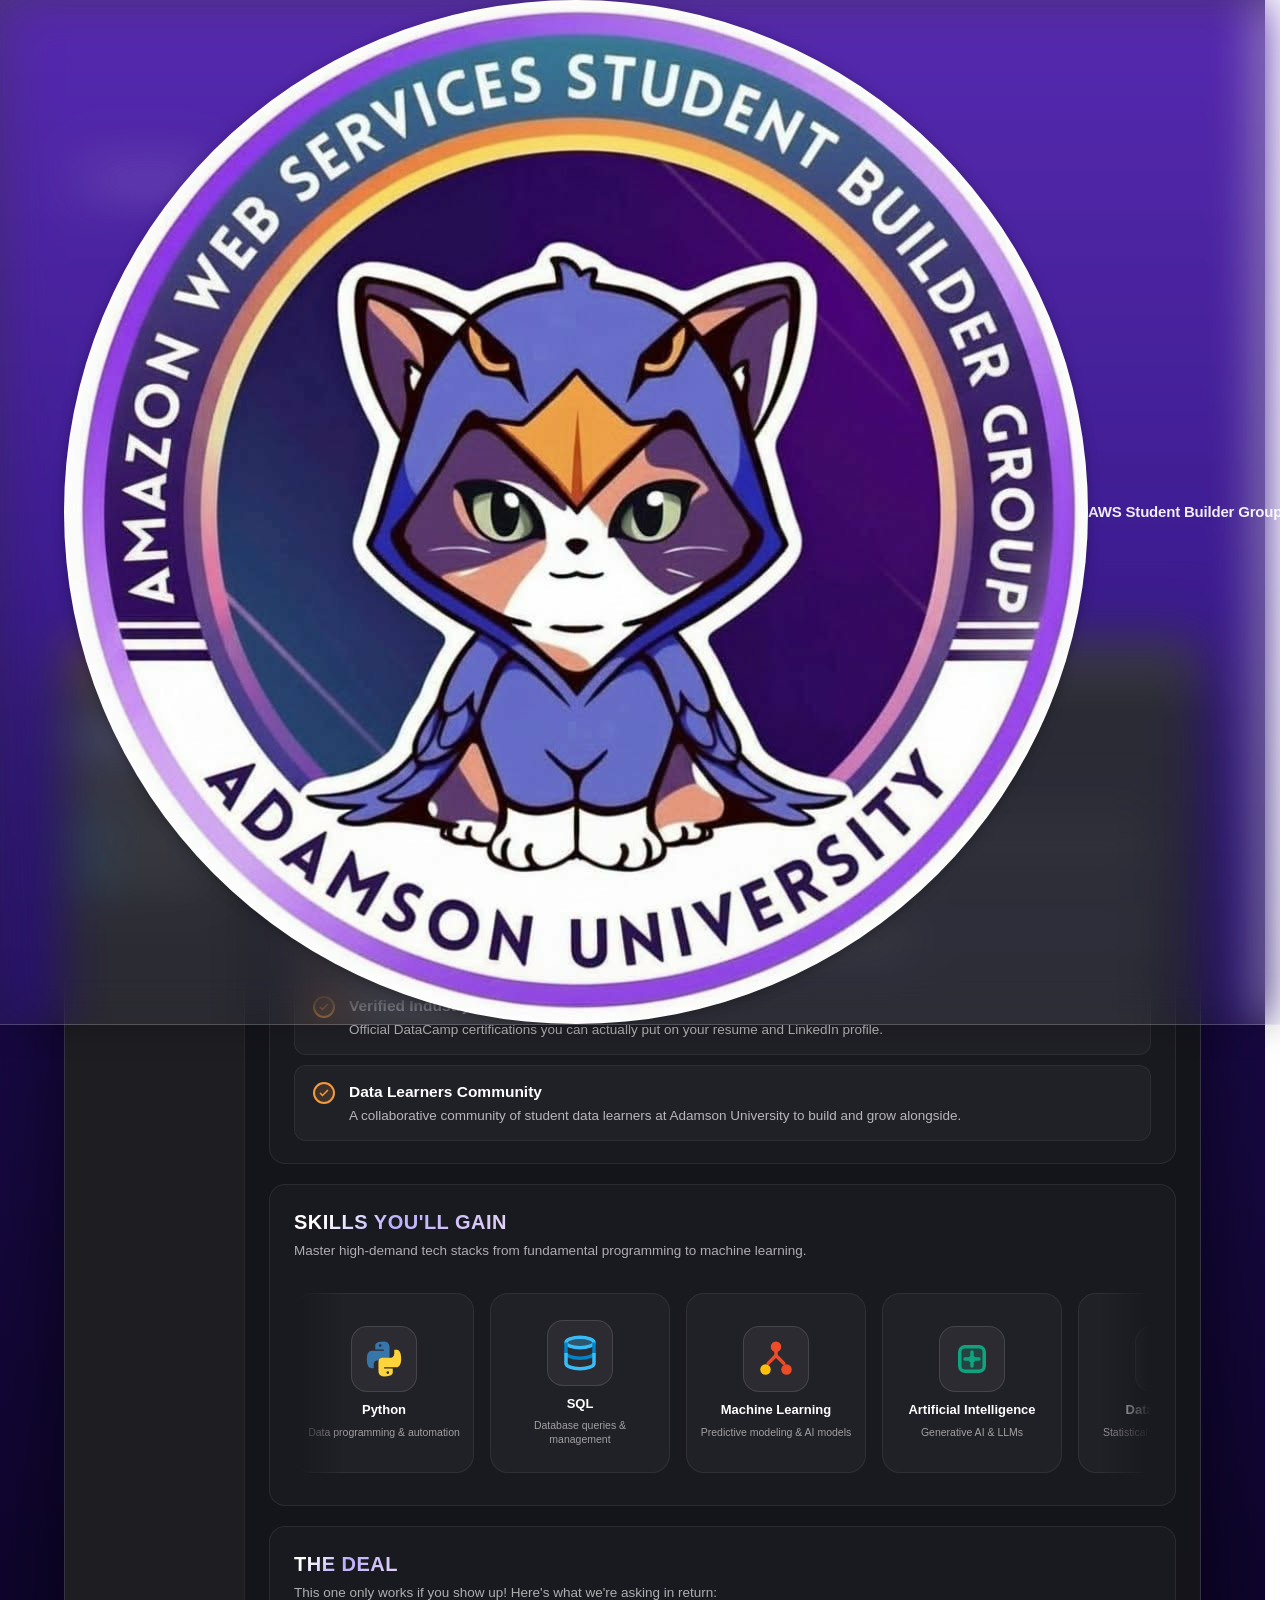
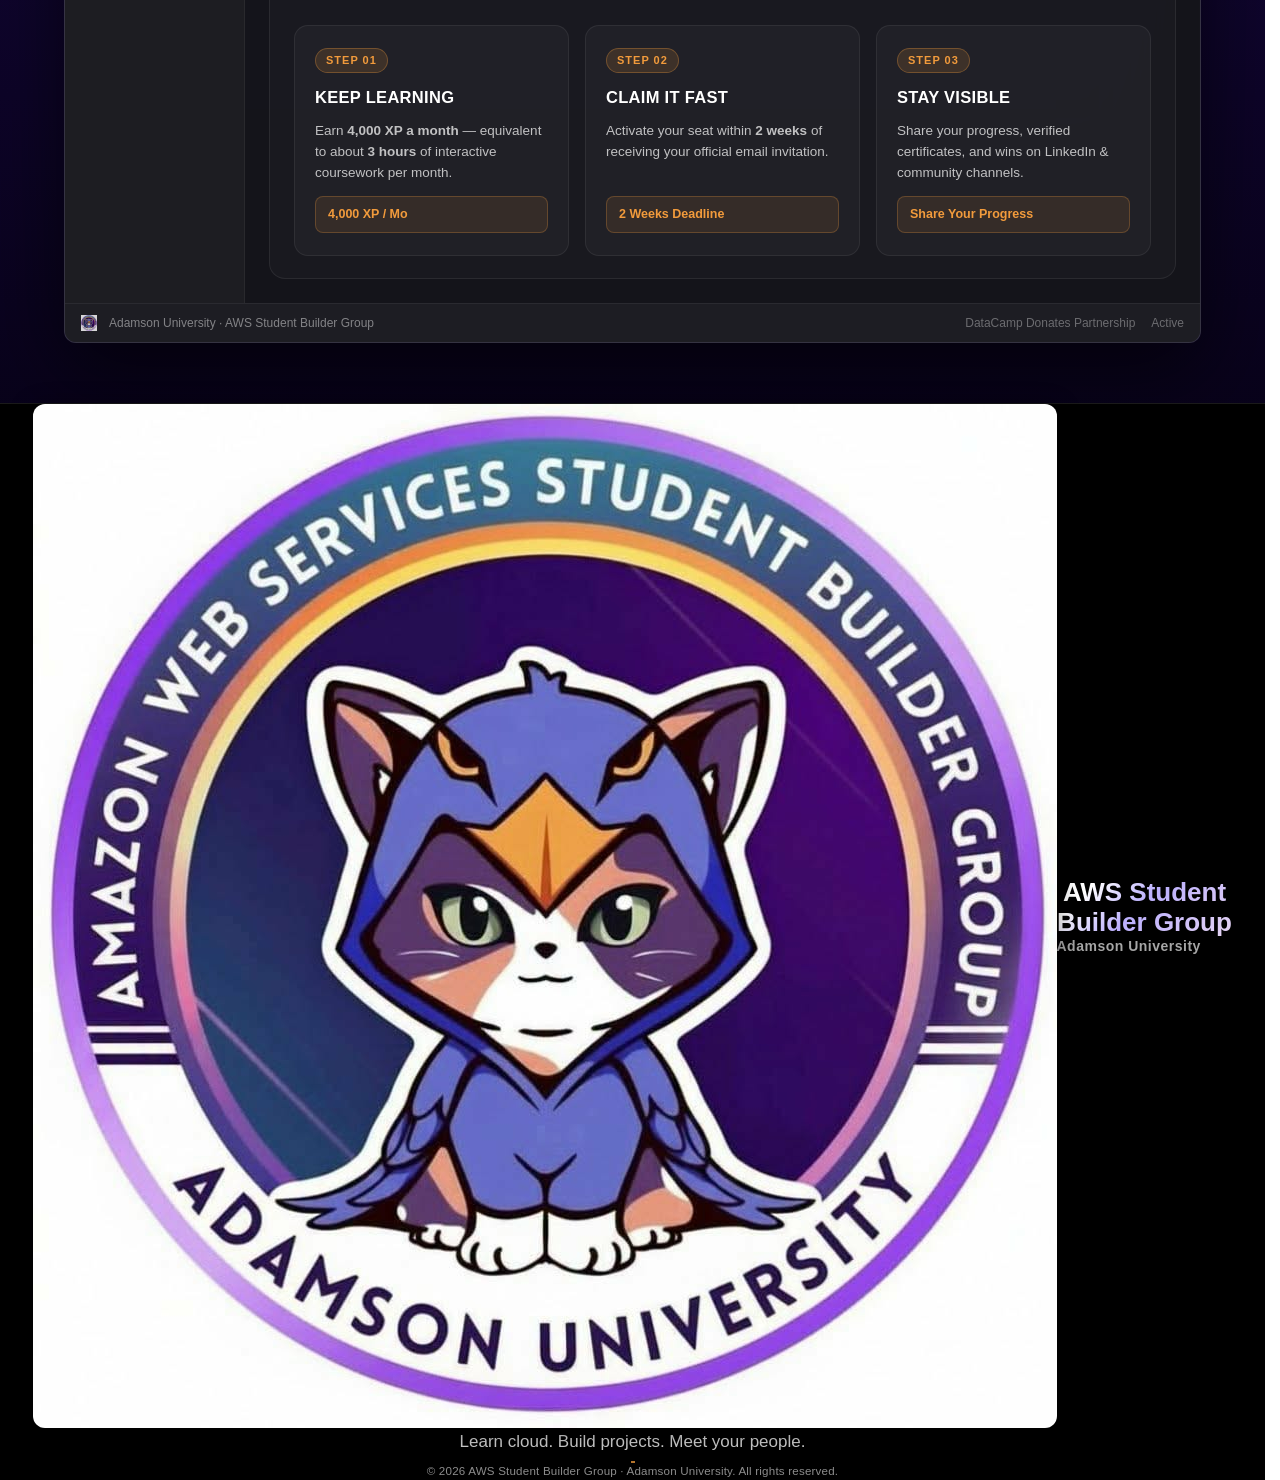
<file: datacamp.html>
<!DOCTYPE html>
<html lang="en">
<head>
    <meta charset="UTF-8" />
    <meta name="viewport" content="width=device-width, initial-scale=1.0, user-scalable=yes" />
    <title>DataCamp Donates · AWS Student Builder Group · Adamson University</title>
    <meta name="description" content="AWS SBG Adamson University has partnered with DataCamp Donates to provide full DataCamp Premium scholarships for Python, SQL, AI, Machine Learning, Data Science, and Data Engineering." />
    <link rel="icon" type="image/png" href="img/awscatlogo.png" />
    <link rel="stylesheet" href="css/design-tokens.css" />
    <link rel="stylesheet" href="css/base.css" />
    <link rel="stylesheet" href="css/desktop-adaptive.css" />
    <link rel="stylesheet" href="css/mobile-layout.css" />
    <link rel="stylesheet" href="css/pages/datacamp.css" />
</head>
<body>
    <div class="custom-cursor-glow" id="custom-cursor-glow" aria-hidden="true"></div>
    <div class="custom-cursor" id="custom-cursor" aria-hidden="true"></div>

    <!-- NAVIGATION BAR -->
    <header class="site-header" aria-label="Site header">
        <a class="top-bar" href="index.html" aria-label="Go to home page">
            <img src="img/awscatlogo.png" alt="AWS Cat Logo" class="top-bar-logo" />
            <span class="top-bar-text"><span class="brand-full">AWS Student Builder Group – AdU</span><span class="brand-short">AWS SBG – AdU</span></span>
        </a>
        <nav class="nav-links" aria-label="Main navigation">
            <a class="nav-link" href="org-history.html">Our Story</a>
            <a class="nav-link" href="events.html">Events</a>
            <a class="nav-link" href="officers.html">Officers</a>
            <a class="nav-link" href="sbg.html">SBG</a>
            <a class="nav-link active" href="datacamp.html">DataCamp</a>
            <a class="nav-link nav-link--cta" href="join.html">Join Us</a>
        </nav>
    </header>

    <!-- MAIN PAGE CONTENT -->
    <main class="dc-page">
        <!-- Back Button -->
        <a class="page-back" href="index.html">
            <span class="arrow">←</span>
            Back to Home
        </a>

        <!-- Hero Header -->
        <header class="dc-hero">
            <img src="img/datacamp.png" alt="DataCamp Logo" class="page-hero-logo" />
            <div>
                <span class="page-label">DataCamp Donates · Partnership</span>
            </div>
            <h1>DataCamp x AWS SBG AdU</h1>
            <p>
                Official Data Science & AI Scholarship Partnership for Adamson University Students. 
                Gain full access to DataCamp Premium courses, real hands-on practice, and verified certifications.
            </p>
            <div class="dc-hero-action">
                <a href="https://forms.cloud.microsoft/r/HfQvezDbYW" target="_blank" rel="noopener noreferrer" class="dc-cta-btn">
                    Apply for DataCamp Scholarship
                </a>
            </div>
        </header>

        <!-- MAC OS FINDER WINDOW CARD -->
        <div class="dc-finder-wrap">
            <div class="dc-finder-window">
                <!-- Mac Titlebar -->
                <div class="dc-finder-titlebar">
                    <div class="dc-finder-controls">
                        <span class="dc-finder-control red" aria-hidden="true"></span>
                        <span class="dc-finder-control yellow" aria-hidden="true"></span>
                        <span class="dc-finder-control green" aria-hidden="true"></span>
                    </div>
                    <div class="dc-finder-title">
                        <span class="dc-finder-title-icon" aria-hidden="true"></span>
                        AWS SBG AdU · DataCamp Donates Partnership
                    </div>
                    <div style="width:52px;" aria-hidden="true"></div>
                </div>

                <!-- Finder Window Body -->
                <div class="dc-finder-body">
                    <!-- Finder Sidebar (Folder Design Matching Other Pages) -->
                    <aside class="dc-finder-sidebar" aria-label="DataCamp overview folders">
                        <div class="dc-finder-sidebar-label">Favorites</div>
                        <div class="dc-finder-sidebar-item active">
                            <span class="icon" aria-hidden="true"></span> Overview
                        </div>
                        <div class="dc-finder-sidebar-divider"></div>
                        <div class="dc-finder-sidebar-label">Sections</div>
                        <div class="dc-finder-sidebar-item">
                            <span class="icon" aria-hidden="true"></span> What You'll Get
                        </div>
                        <div class="dc-finder-sidebar-item">
                            <span class="icon" aria-hidden="true"></span> Skills &amp; Tracks
                        </div>
                        <div class="dc-finder-sidebar-item">
                            <span class="icon" aria-hidden="true"></span> The Deal (Terms)
                        </div>
                    </aside>

                    <!-- Finder Main Content Area -->
                    <div class="dc-finder-main">
                        <!-- SECTION 1: WHAT YOU'LL GET -->
                        <section id="what-you-get" class="dc-content-block">
                            <div class="dc-section-head">
                                <h2>WHAT YOU'LL GET!</h2>
                                <p>Unlock full premium access, interactive coding labs, and career certifications.</p>
                            </div>

                            <div class="dc-reminders-list">
                                <!-- Reminder Item 1 -->
                                <div class="dc-reminder-item">
                                    <div class="dc-reminder-check" aria-hidden="true">
                                        <svg viewBox="0 0 24 24" fill="none" stroke="currentColor" stroke-width="3"><polyline points="20 6 9 17 4 12"/></svg>
                                    </div>
                                    <div class="dc-reminder-content">
                                        <div class="dc-reminder-title">
                                            Full DataCamp Premium Access
                                        </div>
                                        <p class="dc-reminder-sub">Full access to every course, skill track, and career track across Data Science, AI, and Analytics.</p>
                                    </div>
                                </div>

                                <!-- Reminder Item 2 -->
                                <div class="dc-reminder-item">
                                    <div class="dc-reminder-check" aria-hidden="true">
                                        <svg viewBox="0 0 24 24" fill="none" stroke="currentColor" stroke-width="3"><polyline points="20 6 9 17 4 12"/></svg>
                                    </div>
                                    <div class="dc-reminder-content">
                                        <div class="dc-reminder-title">
                                            Real Hands-On Practice in DataLab
                                        </div>
                                        <p class="dc-reminder-sub">Interactive cloud-based DataLab coding environment directly from your browser without setup.</p>
                                    </div>
                                </div>

                                <!-- Reminder Item 3 -->
                                <div class="dc-reminder-item">
                                    <div class="dc-reminder-check" aria-hidden="true">
                                        <svg viewBox="0 0 24 24" fill="none" stroke="currentColor" stroke-width="3"><polyline points="20 6 9 17 4 12"/></svg>
                                    </div>
                                    <div class="dc-reminder-content">
                                        <div class="dc-reminder-title">
                                            Verified Industry Certifications
                                        </div>
                                        <p class="dc-reminder-sub">Official DataCamp certifications you can actually put on your resume and LinkedIn profile.</p>
                                    </div>
                                </div>

                                <!-- Reminder Item 4 -->
                                <div class="dc-reminder-item">
                                    <div class="dc-reminder-check" aria-hidden="true">
                                        <svg viewBox="0 0 24 24" fill="none" stroke="currentColor" stroke-width="3"><polyline points="20 6 9 17 4 12"/></svg>
                                    </div>
                                    <div class="dc-reminder-content">
                                        <div class="dc-reminder-title">
                                            Data Learners Community
                                        </div>
                                        <p class="dc-reminder-sub">A collaborative community of student data learners at Adamson University to build and grow alongside.</p>
                                    </div>
                                </div>
                            </div>
                        </section>

                        <!-- SECTION 2: SKILLS YOU'LL GAIN -->
                        <section id="skills" class="dc-content-block">
                            <div class="dc-section-head">
                                <h2>SKILLS YOU'LL GAIN</h2>
                                <p>Master high-demand tech stacks from fundamental programming to machine learning.</p>
                            </div>

                            <div class="dc-skills-scroll-wrap">
                                <div class="dc-skills-scroll-track">
                                    <!-- Set 1 -->
                                    <div class="dc-skill-square-card item-py">
                                        <div class="dc-skill-square-icon" aria-label="Python Logo">
                                            <svg viewBox="0 0 24 24" width="48" height="48">
                                                <path fill="#3776AB" d="M11.87 2c-5.2 0-4.87 2.26-4.87 2.26l.01 2.34h4.94v.7H5.02S2.18 6.96 2.18 12.2c0 5.24 2.48 5.05 2.48 5.05h1.48v-2.1s-.08-2.48 2.45-2.48h4.22s2.35.03 2.35-2.28V5.51S15.49 2 11.87 2zm-2.05 1.5a.76.76 0 1 1 0 1.53.76.76 0 0 1 0-1.53z"/>
                                                <path fill="#FFD43B" d="M12.13 22c5.2 0 4.87-2.26 4.87-2.26l-.01-2.34h-4.94v-.7h6.93s2.84.34 2.84-4.9c0-5.24-2.48-5.05-2.48-5.05h-1.48v2.1s.08 2.48-2.45 2.48h-4.22s-2.35-.03-2.35 2.28v4.94S8.51 22 12.13 22zm2.05-1.5a.76.76 0 1 1 0-1.53.76.76 0 0 1 0 1.53z"/>
                                            </svg>
                                        </div>
                                        <h4>Python</h4>
                                        <p>Data programming &amp; automation</p>
                                    </div>
                                    <div class="dc-skill-square-card item-sql">
                                        <div class="dc-skill-square-icon" aria-label="SQL Logo">
                                            <svg viewBox="0 0 24 24" width="48" height="48" fill="none">
                                                <ellipse cx="12" cy="6" rx="8" ry="3" fill="#38BDF8" fill-opacity="0.3" stroke="#38BDF8" stroke-width="2"/>
                                                <path d="M4 6v6c0 1.66 3.58 3 8 3s8-1.34 8-3V6" stroke="#0284C7" stroke-width="2"/>
                                                <path d="M4 12v6c0 1.66 3.58 3 8 3s8-1.34 8-3v-6" stroke="#38BDF8" stroke-width="2"/>
                                            </svg>
                                        </div>
                                        <h4>SQL</h4>
                                        <p>Database queries &amp; management</p>
                                    </div>
                                    <div class="dc-skill-square-card item-ml">
                                        <div class="dc-skill-square-icon" aria-label="Machine Learning Logo">
                                            <svg viewBox="0 0 24 24" width="48" height="48" fill="none">
                                                <path d="M12 5v5m0 0l-4.5 4.5M12 10l4.5 4.5" stroke="#EE4C29" stroke-width="2" stroke-linecap="round"/>
                                                <circle cx="12" cy="5" r="3" fill="#EE4C29"/>
                                                <circle cx="6" cy="18" r="3" fill="#FFC107"/>
                                                <circle cx="18" cy="18" r="3" fill="#EE4C29"/>
                                            </svg>
                                        </div>
                                        <h4>Machine Learning</h4>
                                        <p>Predictive modeling &amp; AI models</p>
                                    </div>
                                    <div class="dc-skill-square-card item-ai">
                                        <div class="dc-skill-square-icon" aria-label="Artificial Intelligence Logo">
                                            <svg viewBox="0 0 24 24" width="48" height="48" fill="none">
                                                <rect x="5" y="5" width="14" height="14" rx="3" fill="#10A37F" fill-opacity="0.2" stroke="#10A37F" stroke-width="2"/>
                                                <path d="M12 8v8M8 12h8" stroke="#10A37F" stroke-width="2" stroke-linecap="round"/>
                                                <circle cx="12" cy="12" r="2" fill="#10A37F"/>
                                            </svg>
                                        </div>
                                        <h4>Artificial Intelligence</h4>
                                        <p>Generative AI &amp; LLMs</p>
                                    </div>
                                    <div class="dc-skill-square-card item-da">
                                        <div class="dc-skill-square-icon" aria-label="Data Analysis Logo">
                                            <svg viewBox="0 0 24 24" width="48" height="48" fill="none">
                                                <rect x="4" y="13" width="4" height="7" rx="1" fill="#F9AB00"/>
                                                <rect x="10" y="8" width="4" height="12" rx="1" fill="#EA4335"/>
                                                <rect x="16" y="4" width="4" height="16" rx="1" fill="#4285F4"/>
                                                <path d="M3 21h18" stroke="#FFFFFF" stroke-width="1.5" stroke-linecap="round"/>
                                            </svg>
                                        </div>
                                        <h4>Data Analysis</h4>
                                        <p>Statistical insights &amp; metrics</p>
                                    </div>
                                    <div class="dc-skill-square-card item-bi">
                                        <div class="dc-skill-square-icon" aria-label="Power BI Logo">
                                            <svg viewBox="0 0 24 24" width="48" height="48" fill="none">
                                                <rect x="4" y="12" width="4" height="9" rx="1" fill="#F2C811"/>
                                                <rect x="10" y="7" width="4" height="14" rx="1" fill="#E6AD12"/>
                                                <rect x="16" y="3" width="4" height="18" rx="1" fill="#F2C811"/>
                                            </svg>
                                        </div>
                                        <h4>Power BI</h4>
                                        <p>Business BI &amp; dashboards</p>
                                    </div>
                                    <div class="dc-skill-square-card item-ds">
                                        <div class="dc-skill-square-icon" aria-label="Data Science Logo">
                                            <svg viewBox="0 0 24 24" width="48" height="48" fill="none">
                                                <path d="M9 3h6M10 3v6.5L5.5 16c-.8 1.1-.1 2.6 1.3 2.6h10.4c1.4 0 2.1-1.5 1.3-2.6L14 9.5V3" stroke="#61DAFB" stroke-width="2" stroke-linecap="round" stroke-linejoin="round"/>
                                                <path d="M7 14h10" stroke="#61DAFB" stroke-width="1.5"/>
                                                <circle cx="12" cy="16.5" r="1.5" fill="#61DAFB"/>
                                            </svg>
                                        </div>
                                        <h4>Data Science</h4>
                                        <p>Scientific &amp; research computing</p>
                                    </div>
                                    <div class="dc-skill-square-card item-de">
                                        <div class="dc-skill-square-icon" aria-label="Data Engineering Logo">
                                            <svg viewBox="0 0 24 24" width="48" height="48" fill="none">
                                                <rect x="3" y="4" width="18" height="6" rx="2" fill="#E25A1C" fill-opacity="0.2" stroke="#E25A1C" stroke-width="2"/>
                                                <rect x="3" y="14" width="18" height="6" rx="2" fill="#FF9900" fill-opacity="0.2" stroke="#FF9900" stroke-width="2"/>
                                                <circle cx="7" cy="7" r="1" fill="#E25A1C"/>
                                                <circle cx="7" cy="17" r="1" fill="#FF9900"/>
                                                <path d="M12 10v4" stroke="#FF9900" stroke-width="2" stroke-dasharray="2 2"/>
                                            </svg>
                                        </div>
                                        <h4>Data Engineering</h4>
                                        <p>ETL pipelines &amp; infrastructure</p>
                                    </div>

                                    <!-- Set 2 (Duplicate for Infinite Loop) -->
                                    <div class="dc-skill-square-card item-py" aria-hidden="true">
                                        <div class="dc-skill-square-icon">
                                            <svg viewBox="0 0 24 24" width="48" height="48">
                                                <path fill="#3776AB" d="M11.87 2c-5.2 0-4.87 2.26-4.87 2.26l.01 2.34h4.94v.7H5.02S2.18 6.96 2.18 12.2c0 5.24 2.48 5.05 2.48 5.05h1.48v-2.1s-.08-2.48 2.45-2.48h4.22s2.35.03 2.35-2.28V5.51S15.49 2 11.87 2zm-2.05 1.5a.76.76 0 1 1 0 1.53.76.76 0 0 1 0-1.53z"/>
                                                <path fill="#FFD43B" d="M12.13 22c5.2 0 4.87-2.26 4.87-2.26l-.01-2.34h-4.94v-.7h6.93s2.84.34 2.84-4.9c0-5.24-2.48-5.05-2.48-5.05h-1.48v2.1s.08 2.48-2.45 2.48h-4.22s-2.35-.03-2.35 2.28v4.94S8.51 22 12.13 22zm2.05-1.5a.76.76 0 1 1 0-1.53.76.76 0 0 1 0 1.53z"/>
                                            </svg>
                                        </div>
                                        <h4>Python</h4>
                                        <p>Data programming &amp; automation</p>
                                    </div>
                                    <div class="dc-skill-square-card item-sql" aria-hidden="true">
                                        <div class="dc-skill-square-icon">
                                            <svg viewBox="0 0 24 24" width="48" height="48" fill="none">
                                                <ellipse cx="12" cy="6" rx="8" ry="3" fill="#38BDF8" fill-opacity="0.3" stroke="#38BDF8" stroke-width="2"/>
                                                <path d="M4 6v6c0 1.66 3.58 3 8 3s8-1.34 8-3V6" stroke="#0284C7" stroke-width="2"/>
                                                <path d="M4 12v6c0 1.66 3.58 3 8 3s8-1.34 8-3v-6" stroke="#38BDF8" stroke-width="2"/>
                                            </svg>
                                        </div>
                                        <h4>SQL</h4>
                                        <p>Database queries &amp; management</p>
                                    </div>
                                    <div class="dc-skill-square-card item-ml" aria-hidden="true">
                                        <div class="dc-skill-square-icon">
                                            <svg viewBox="0 0 24 24" width="48" height="48" fill="none">
                                                <path d="M12 5v5m0 0l-4.5 4.5M12 10l4.5 4.5" stroke="#EE4C29" stroke-width="2" stroke-linecap="round"/>
                                                <circle cx="12" cy="5" r="3" fill="#EE4C29"/>
                                                <circle cx="6" cy="18" r="3" fill="#FFC107"/>
                                                <circle cx="18" cy="18" r="3" fill="#EE4C29"/>
                                            </svg>
                                        </div>
                                        <h4>Machine Learning</h4>
                                        <p>Predictive modeling &amp; AI models</p>
                                    </div>
                                    <div class="dc-skill-square-card item-ai" aria-hidden="true">
                                        <div class="dc-skill-square-icon">
                                            <svg viewBox="0 0 24 24" width="48" height="48" fill="none">
                                                <rect x="5" y="5" width="14" height="14" rx="3" fill="#10A37F" fill-opacity="0.2" stroke="#10A37F" stroke-width="2"/>
                                                <path d="M12 8v8M8 12h8" stroke="#10A37F" stroke-width="2" stroke-linecap="round"/>
                                                <circle cx="12" cy="12" r="2" fill="#10A37F"/>
                                            </svg>
                                        </div>
                                        <h4>Artificial Intelligence</h4>
                                        <p>Generative AI &amp; LLMs</p>
                                    </div>
                                    <div class="dc-skill-square-card item-da" aria-hidden="true">
                                        <div class="dc-skill-square-icon">
                                            <svg viewBox="0 0 24 24" width="48" height="48" fill="none">
                                                <rect x="4" y="13" width="4" height="7" rx="1" fill="#F9AB00"/>
                                                <rect x="10" y="8" width="4" height="12" rx="1" fill="#EA4335"/>
                                                <rect x="16" y="4" width="4" height="16" rx="1" fill="#4285F4"/>
                                                <path d="M3 21h18" stroke="#FFFFFF" stroke-width="1.5" stroke-linecap="round"/>
                                            </svg>
                                        </div>
                                        <h4>Data Analysis</h4>
                                        <p>Statistical insights &amp; metrics</p>
                                    </div>
                                    <div class="dc-skill-square-card item-bi" aria-hidden="true">
                                        <div class="dc-skill-square-icon">
                                            <svg viewBox="0 0 24 24" width="48" height="48" fill="none">
                                                <rect x="4" y="12" width="4" height="9" rx="1" fill="#F2C811"/>
                                                <rect x="10" y="7" width="4" height="14" rx="1" fill="#E6AD12"/>
                                                <rect x="16" y="3" width="4" height="18" rx="1" fill="#F2C811"/>
                                            </svg>
                                        </div>
                                        <h4>Power BI</h4>
                                        <p>Business BI &amp; dashboards</p>
                                    </div>
                                    <div class="dc-skill-square-card item-ds" aria-hidden="true">
                                        <div class="dc-skill-square-icon">
                                            <svg viewBox="0 0 24 24" width="48" height="48" fill="none">
                                                <path d="M9 3h6M10 3v6.5L5.5 16c-.8 1.1-.1 2.6 1.3 2.6h10.4c1.4 0 2.1-1.5 1.3-2.6L14 9.5V3" stroke="#61DAFB" stroke-width="2" stroke-linecap="round" stroke-linejoin="round"/>
                                                <path d="M7 14h10" stroke="#61DAFB" stroke-width="1.5"/>
                                                <circle cx="12" cy="16.5" r="1.5" fill="#61DAFB"/>
                                            </svg>
                                        </div>
                                        <h4>Data Science</h4>
                                        <p>Scientific &amp; research computing</p>
                                    </div>
                                    <div class="dc-skill-square-card item-de" aria-hidden="true">
                                        <div class="dc-skill-square-icon">
                                            <svg viewBox="0 0 24 24" width="34" height="34" fill="none">
                                                <rect x="3" y="4" width="18" height="6" rx="2" fill="#E25A1C" fill-opacity="0.2" stroke="#E25A1C" stroke-width="2"/>
                                                <rect x="3" y="14" width="18" height="6" rx="2" fill="#FF9900" fill-opacity="0.2" stroke="#FF9900" stroke-width="2"/>
                                                <circle cx="7" cy="7" r="1" fill="#E25A1C"/>
                                                <circle cx="7" cy="17" r="1" fill="#FF9900"/>
                                                <path d="M12 10v4" stroke="#FF9900" stroke-width="2" stroke-dasharray="2 2"/>
                                            </svg>
                                        </div>
                                        <h4>Data Engineering</h4>
                                        <p>ETL pipelines &amp; infrastructure</p>
                                    </div>
                                </div>
                            </div>
                        </section>

                        <!-- SECTION 3: THE DEAL -->
                        <section id="the-deal" class="dc-content-block">
                            <div class="dc-section-head">
                                <h2>THE DEAL</h2>
                                <p>This one only works if you show up! Here's what we're asking in return:</p>
                            </div>

                            <div class="dc-deal-row">
                                <div class="dc-deal-item">
                                    <div class="dc-deal-item-top">
                                        <span class="dc-deal-badge">STEP 01</span>
                                    </div>
                                    <h3>KEEP LEARNING</h3>
                                    <p>Earn <strong>4,000 XP a month</strong> — equivalent to about <strong>3 hours</strong> of interactive coursework per month.</p>
                                    <div class="dc-deal-metric">
                                        <span>4,000 XP / Mo</span>
                                    </div>
                                </div>

                                <div class="dc-deal-item">
                                    <div class="dc-deal-item-top">
                                        <span class="dc-deal-badge">STEP 02</span>
                                    </div>
                                    <h3>CLAIM IT FAST</h3>
                                    <p>Activate your seat within <strong>2 weeks</strong> of receiving your official email invitation.</p>
                                    <div class="dc-deal-metric">
                                        <span>2 Weeks Deadline</span>
                                    </div>
                                </div>

                                <div class="dc-deal-item">
                                    <div class="dc-deal-item-top">
                                        <span class="dc-deal-badge">STEP 03</span>
                                    </div>
                                    <h3>STAY VISIBLE</h3>
                                    <p>Share your progress, verified certificates, and wins on LinkedIn &amp; community channels.</p>
                                    <div class="dc-deal-metric">
                                        <span>Share Your Progress</span>
                                    </div>
                                </div>
                            </div>
                        </section>
                    </div>
                </div>

                <!-- Mac Finder Footer -->
                <div class="dc-finder-footer">
                    <span><span class="dc-finder-title-icon" aria-hidden="true"></span>Adamson University · AWS Student Builder Group</span>
                    <div class="dc-finder-footer-items">
                        <span>DataCamp Donates Partnership</span>
                        <span>Active</span>
                    </div>
                </div>
            </div>
        </div>
    </main>

    <!-- SITE FOOTER -->
    <footer class="site-footer" aria-label="Site footer">
        <div class="site-footer-card">
            <div class="site-footer-main">
                <div class="site-footer-logo-row">
                    <img src="img/awscatlogo.png" alt="AWS Cat Logo" class="site-footer-logo" />
                    <div class="site-footer-titles">
                        <span class="site-footer-title">AWS Student Builder Group</span>
                        <span class="site-footer-subtitle">Adamson University</span>
                    </div>
                </div>
                <p class="site-footer-desc">
                    Learn cloud. Build projects. Meet your people.
                </p>
                <div class="site-footer-socials">
                    <a class="site-footer-social" href="https://www.facebook.com/awssbgadamsonuniversity" target="_blank" rel="noopener noreferrer" aria-label="Facebook" title="Facebook">
                        <svg viewBox="0 0 24 24" fill="currentColor" aria-hidden="true"><path d="M22 12.06C22 6.5 17.52 2 12 2S2 6.5 2 12.06c0 5 3.66 9.15 8.44 9.94v-7.03H7.9v-2.9h2.54V9.85c0-2.51 1.49-3.9 3.78-3.9 1.09 0 2.24.2 2.24.2v2.46h-1.26c-1.24 0-1.63.77-1.63 1.56v1.88h2.78l-.44 2.9h-2.34V22c4.78-.79 8.44-4.94 8.44-9.94z"/></svg>
                    </a>
                    <a class="site-footer-social" href="https://www.instagram.com/awssbg_adu/" target="_blank" rel="noopener noreferrer" aria-label="Instagram" title="Instagram">
                        <svg viewBox="0 0 24 24" fill="none" stroke="currentColor" stroke-width="2" aria-hidden="true"><rect x="2" y="2" width="20" height="20" rx="5.5"/><circle cx="12" cy="12" r="4.2"/><circle cx="17.4" cy="6.6" r="1.2" fill="currentColor" stroke="none"/></svg>
                    </a>
                </div>
            </div>
            <div class="site-footer-bottom">
                © 2026 AWS Student Builder Group · Adamson University. All rights reserved.
            </div>
        </div>
    </footer>

    <script src="js/nav-dock.js"></script>
    <script src="js/mobile-nav.js"></script>
    <script>
        document.addEventListener('DOMContentLoaded', () => {
            const items = document.querySelectorAll('.dc-finder-sidebar-item');
            items.forEach(item => {
                item.addEventListener('click', (e) => {
                    items.forEach(i => i.classList.remove('active'));
                    item.classList.add('active');
                });
            });
        });
    </script>
    <img src="img/awscat1.png" alt="AWS Cat Sticker" class="sticker" />
</body>
</html>
</file>
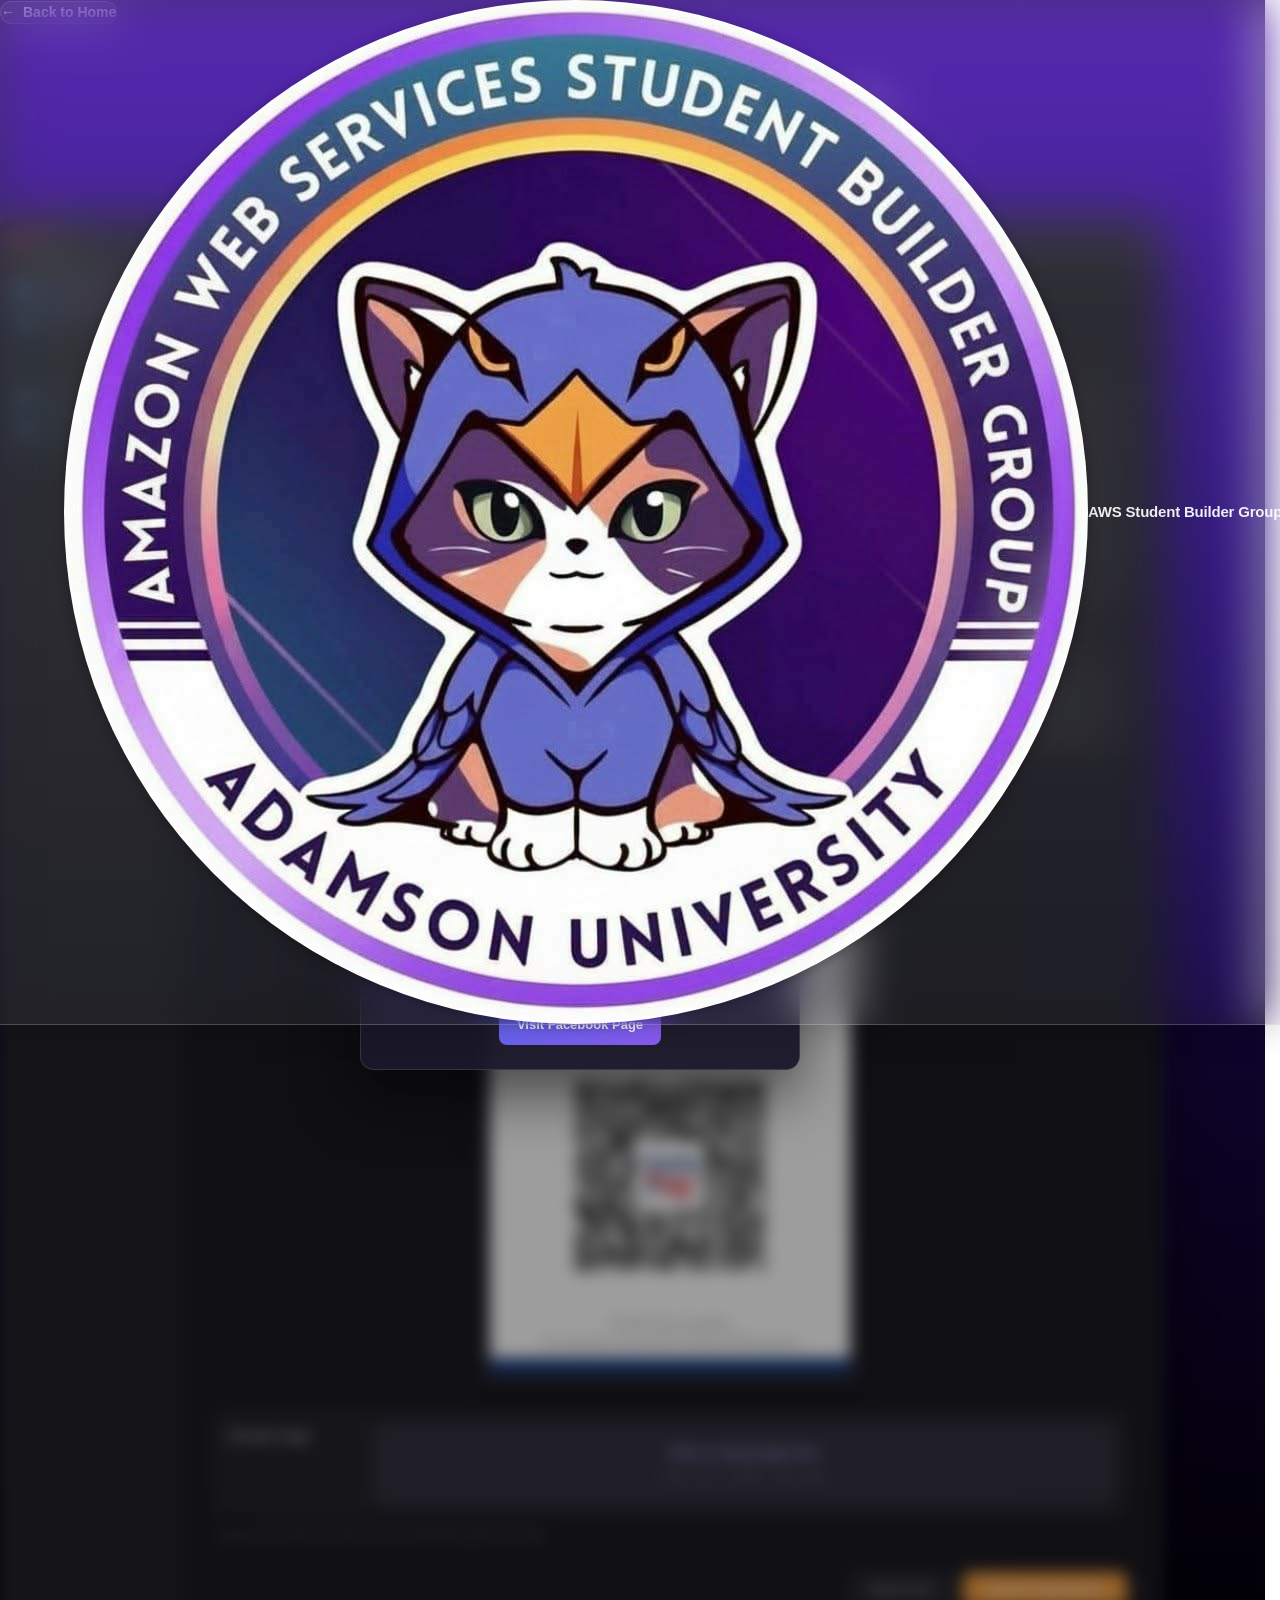
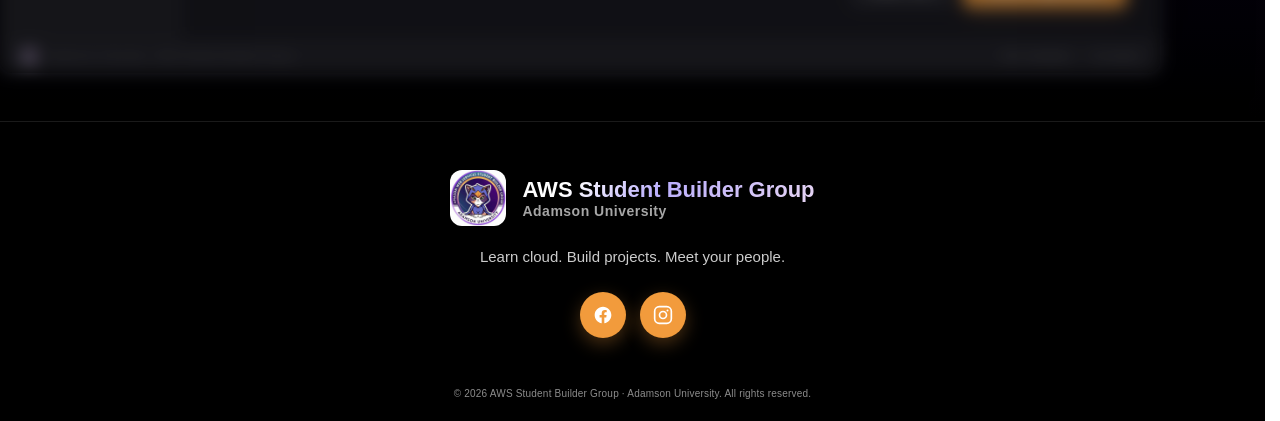
<file: join.html>
<!DOCTYPE html>
<html lang="en">
<head>
    <meta charset="UTF-8" />
    <meta name="viewport" content="width=device-width, initial-scale=1.0, user-scalable=yes" />
    <title>Join · AWS Student Builder Group · Adamson University</title>
    <link rel="icon" type="image/png" href="img/awscatlogo.png" />
    <link rel="stylesheet" href="css/design-tokens.css" />
    <link rel="stylesheet" href="css/base.css" />
    <link rel="stylesheet" href="css/desktop-adaptive.css" />
    <link rel="stylesheet" href="css/mobile-layout.css" />
    <link rel="stylesheet" href="css/pages/join.css" />
</head>
<body>
    <div class="custom-cursor-glow" id="custom-cursor-glow" aria-hidden="true"></div>
    <div class="custom-cursor" id="custom-cursor" aria-hidden="true"></div>

    <!-- NAVIGATION BAR -->
    <header class="site-header" aria-label="Site header">
        <a class="top-bar" href="index.html" aria-label="Go to home page">
            <img src="img/awscatlogo.png" alt="AWS Cat Logo" class="top-bar-logo" />
            <span class="top-bar-text"><span class="brand-full">AWS Student Builder Group – AdU</span><span class="brand-short">AWS SBG – AdU</span></span>
        </a>
        <nav class="nav-links" aria-label="Main navigation">
            <a class="nav-link" href="org-history.html">Our Story</a>
            <a class="nav-link" href="events.html">Events</a>
            <a class="nav-link" href="officers.html">Officers</a>
            <a class="nav-link" href="sbg.html">SBG</a>
            <a class="nav-link" href="datacamp.html">DataCamp</a>
            <a class="nav-link nav-link--cta active" href="join.html">Join Us</a>
        </nav>
    </header>

    <main class="join-page">
        <a class="page-back" href="index.html#join">
            <span class="arrow">←</span>
            Back to Home
        </a>

        <header class="join-hero">
            <span class="page-label">Membership</span>
            <h1>Join AWS SBG AdU</h1>
            <p>Fill out the application below to become part of Adamson University's AWS Student Builder Group. We'll reach out via your Adamson email.</p>
        </header>

        <div class="jf-finder-wrap jf-finder-wrap--closed">
            <div class="jf-registration-closed">
                <div class="jf-registration-closed-card">
                    <p class="jf-registration-closed-label">Membership Application</p>
                    <h2 class="jf-registration-closed-title">Registration Closed</h2>
                    <p class="jf-registration-closed-desc">
                        Membership applications are currently closed. Stay tuned to our official Facebook page for announcements on the next recruitment period.
                    </p>
                    <a class="jf-registration-closed-link" href="https://www.facebook.com/awssbgadamsonuniversity" target="_blank" rel="noopener noreferrer">
                        Visit Facebook Page
                    </a>
                </div>
            </div>

            <div class="jf-finder-window">
                <div class="jf-finder-titlebar">
                    <div class="jf-finder-controls">
                        <span class="jf-finder-control red" aria-hidden="true"></span>
                        <span class="jf-finder-control yellow" aria-hidden="true"></span>
                        <span class="jf-finder-control green" aria-hidden="true"></span>
                    </div>
                    <div class="jf-finder-title">
                        <span class="jf-finder-title-icon" aria-hidden="true"></span>
                        AWS SBG AdU · Membership Application
                    </div>
                    <div style="width:52px;" aria-hidden="true"></div>
                </div>

                <div class="jf-finder-body">
                    <aside class="jf-finder-sidebar jf-finder-sidebar--display" aria-label="Form sections">
                        <div class="jf-finder-sidebar-item active">
                            <span class="icon" aria-hidden="true"></span> Application
                        </div>
                        <div class="jf-finder-sidebar-item">
                            <span class="icon" aria-hidden="true"></span> Personal Info
                        </div>
                        <div class="jf-finder-sidebar-divider"></div>
                        <div class="jf-finder-sidebar-label">Sections</div>
                        <div class="jf-finder-sidebar-item">
                            <span class="icon" aria-hidden="true"></span> Academic
                        </div>
                        <div class="jf-finder-sidebar-item">
                            <span class="icon" aria-hidden="true"></span> Payment
                        </div>
                    </aside>

                    <div class="jf-finder-main">
                        <p class="jf-form-intro" id="form-intro">Complete all fields to submit your membership application. Upload your proof of payment to finalize your registration.</p>

                        <form id="join-form" action="#" method="post" novalidate>
                            <p class="jf-form-section-label">Personal Information</p>
                            <div class="jf-form-group">
                                <div class="jf-form-row">
                                    <label for="first-name">First Name</label>
                                    <input type="text" id="first-name" name="firstName" autocomplete="given-name" placeholder="Required" required />
                                </div>
                                <div class="jf-form-row">
                                    <label for="middle-name">Middle Name</label>
                                    <input type="text" id="middle-name" name="middleName" autocomplete="additional-name" placeholder="Optional" />
                                </div>
                                <div class="jf-form-row">
                                    <label for="last-name">Last Name</label>
                                    <input type="text" id="last-name" name="lastName" autocomplete="family-name" placeholder="Required" required />
                                </div>
                                <div class="jf-form-row">
                                    <label for="student-number">Student Number</label>
                                    <input type="text" id="student-number" name="studentNumber" placeholder="Required" required />
                                </div>
                                <div class="jf-form-row">
                                    <label for="email">Email Address</label>
                                    <input type="email" id="email" name="email" autocomplete="email" placeholder="name@adamson.edu.ph" required />
                                </div>
                            </div>

                            <p class="jf-form-section-label">Academic Details</p>
                            <div class="jf-form-group">
                                <div class="jf-form-row">
                                    <label for="course">Course</label>
                                    <input type="text" id="course" name="course" placeholder="e.g. BS Computer Science" required />
                                </div>
                                <div class="jf-form-row">
                                    <label for="year">Year Level</label>
                                    <select id="year" name="year" required>
                                        <option value="" disabled selected>Select year</option>
                                        <option value="1">1st Year</option>
                                        <option value="2">2nd Year</option>
                                        <option value="3">3rd Year</option>
                                        <option value="4">4th Year</option>
                                        <option value="5">5th Year</option>
                                        <option value="grad">Graduate</option>
                                        <option value="irregular">Irregular</option>
                                    </select>
                                </div>
                            </div>

                            <p class="jf-form-section-label">Payment & Proof of Payment</p>
                            <div class="jf-payment-qr-wrap">
                                <div class="jf-payment-qr-price">
                                    <span class="jf-price-label">Membership Fee:</span>
                                    <span class="jf-price-tag">₱100</span>
                                </div>
                                <p class="jf-payment-qr-title">Scan QR Code to Pay</p>
                                <div class="jf-payment-qr-card">
                                    <img src="img/aws-funds.jpg" alt="AWS SBG AdU Payment QR Code" class="jf-payment-qr-img" />
                                </div>
                            </div>

                            <div class="jf-form-group">
                                <div class="jf-form-row jf-form-row--upload">
                                    <label for="receipt">Receipt Image</label>
                                    <div class="jf-upload-zone" id="upload-zone">
                                        <input type="file" id="receipt" name="receipt" accept="image/*" required hidden />
                                        <div class="jf-upload-placeholder" id="upload-placeholder">
                                            <span class="jf-upload-text">Click or drag image here</span>
                                            <span class="jf-upload-hint">PNG, JPG, or WEBP · Max 5 MB</span>
                                        </div>
                                        <div class="jf-upload-preview" id="upload-preview" hidden>
                                            <span class="jf-upload-filename" id="upload-filename"></span>
                                        </div>
                                    </div>
                                </div>
                            </div>
                            <p class="jf-form-note">Upload a screenshot or photo of your membership payment receipt.</p>

                            <div class="jf-form-actions">
                                <button type="reset" class="jf-btn-secondary">Clear Form</button>
                                <button type="submit" class="jf-btn-primary" id="submit-btn">
                                    <span class="jf-btn-label">Submit Application</span>
                                    <span class="jf-btn-spinner" hidden aria-hidden="true"></span>
                                </button>
                            </div>
                        </form>

                        <div class="jf-form-loading" id="form-loading" hidden>
                            <div class="jf-loading-spinner-large" aria-hidden="true"></div>
                            <h3>Uploading Application...</h3>
                            <p>Please wait while we submit your details and upload your proof of payment receipt.</p>
                        </div>

                        <div class="jf-form-success" id="form-success" hidden>
                            <span class="jf-success-icon" aria-hidden="true">✓</span>
                            <h3>Application Submitted!</h3>
                            <p>Your membership application has been received. The AWS SBG AdU core team will review it shortly.</p>
                            <button type="button" class="jf-btn-secondary" id="submit-another">Submit Another</button>
                        </div>

                        <div class="jf-form-error" id="form-error" hidden>
                            <p><strong>Something went wrong.</strong> Your application couldn't be submitted. Please check your connection and try again.</p>
                            <button type="button" class="jf-btn-secondary" id="error-retry">Try Again</button>
                        </div>
                    </div>
                </div>

                <div class="jf-finder-footer">
                    <span><span class="jf-finder-title-icon" aria-hidden="true"></span>Adamson University · AWS Student Builder Group</span>
                    <div class="jf-finder-footer-items">
                        <span>50+ members</span>
                        <span data-finder-footer-events>11 events</span>
                    </div>
                </div>
            </div>

        </div>
    </main>

    <footer class="site-footer" aria-label="Site footer">
        <div class="site-footer-card">
            <div class="site-footer-main">
                <div class="site-footer-logo-row">
                    <img src="img/awscatlogo.png" alt="AWS Cat Logo" class="site-footer-logo" />
                    <div class="site-footer-titles">
                        <span class="site-footer-title">AWS Student Builder Group</span>
                        <span class="site-footer-subtitle">Adamson University</span>
                    </div>
                </div>
                <p class="site-footer-desc">
                    Learn cloud. Build projects. Meet your people.
                </p>
                <div class="site-footer-socials">
                    <a class="site-footer-social" href="https://www.facebook.com/awssbgadamsonuniversity" target="_blank" rel="noopener noreferrer" aria-label="Facebook" title="Facebook">
                        <svg viewBox="0 0 24 24" fill="currentColor" aria-hidden="true"><path d="M22 12.06C22 6.5 17.52 2 12 2S2 6.5 2 12.06c0 5 3.66 9.15 8.44 9.94v-7.03H7.9v-2.9h2.54V9.85c0-2.51 1.49-3.9 3.78-3.9 1.09 0 2.24.2 2.24.2v2.46h-1.26c-1.24 0-1.63.77-1.63 1.56v1.88h2.78l-.44 2.9h-2.34V22c4.78-.79 8.44-4.94 8.44-9.94z"/></svg>
                    </a>
                    <a class="site-footer-social" href="https://www.instagram.com/awssbg_adu/" target="_blank" rel="noopener noreferrer" aria-label="Instagram" title="Instagram">
                        <svg viewBox="0 0 24 24" fill="none" stroke="currentColor" stroke-width="2" aria-hidden="true"><rect x="2" y="2" width="20" height="20" rx="5.5"/><circle cx="12" cy="12" r="4.2"/><circle cx="17.4" cy="6.6" r="1.2" fill="currentColor" stroke="none"/></svg>
                    </a>
                </div>
            </div>
            <div class="site-footer-bottom">
                © 2026 AWS Student Builder Group · Adamson University. All rights reserved.
            </div>
        </div>
    </footer>

    <img src="img/awscat1.png" alt="AWS Cat Sticker" class="sticker" />

    <script src="js/nav-dock.js"></script>
    <script src="js/pages/join.js"></script>
    <script src="js/footer-socials.js"></script>
    <script src="js/mobile-nav.js"></script>
</body>
</html>
</file>
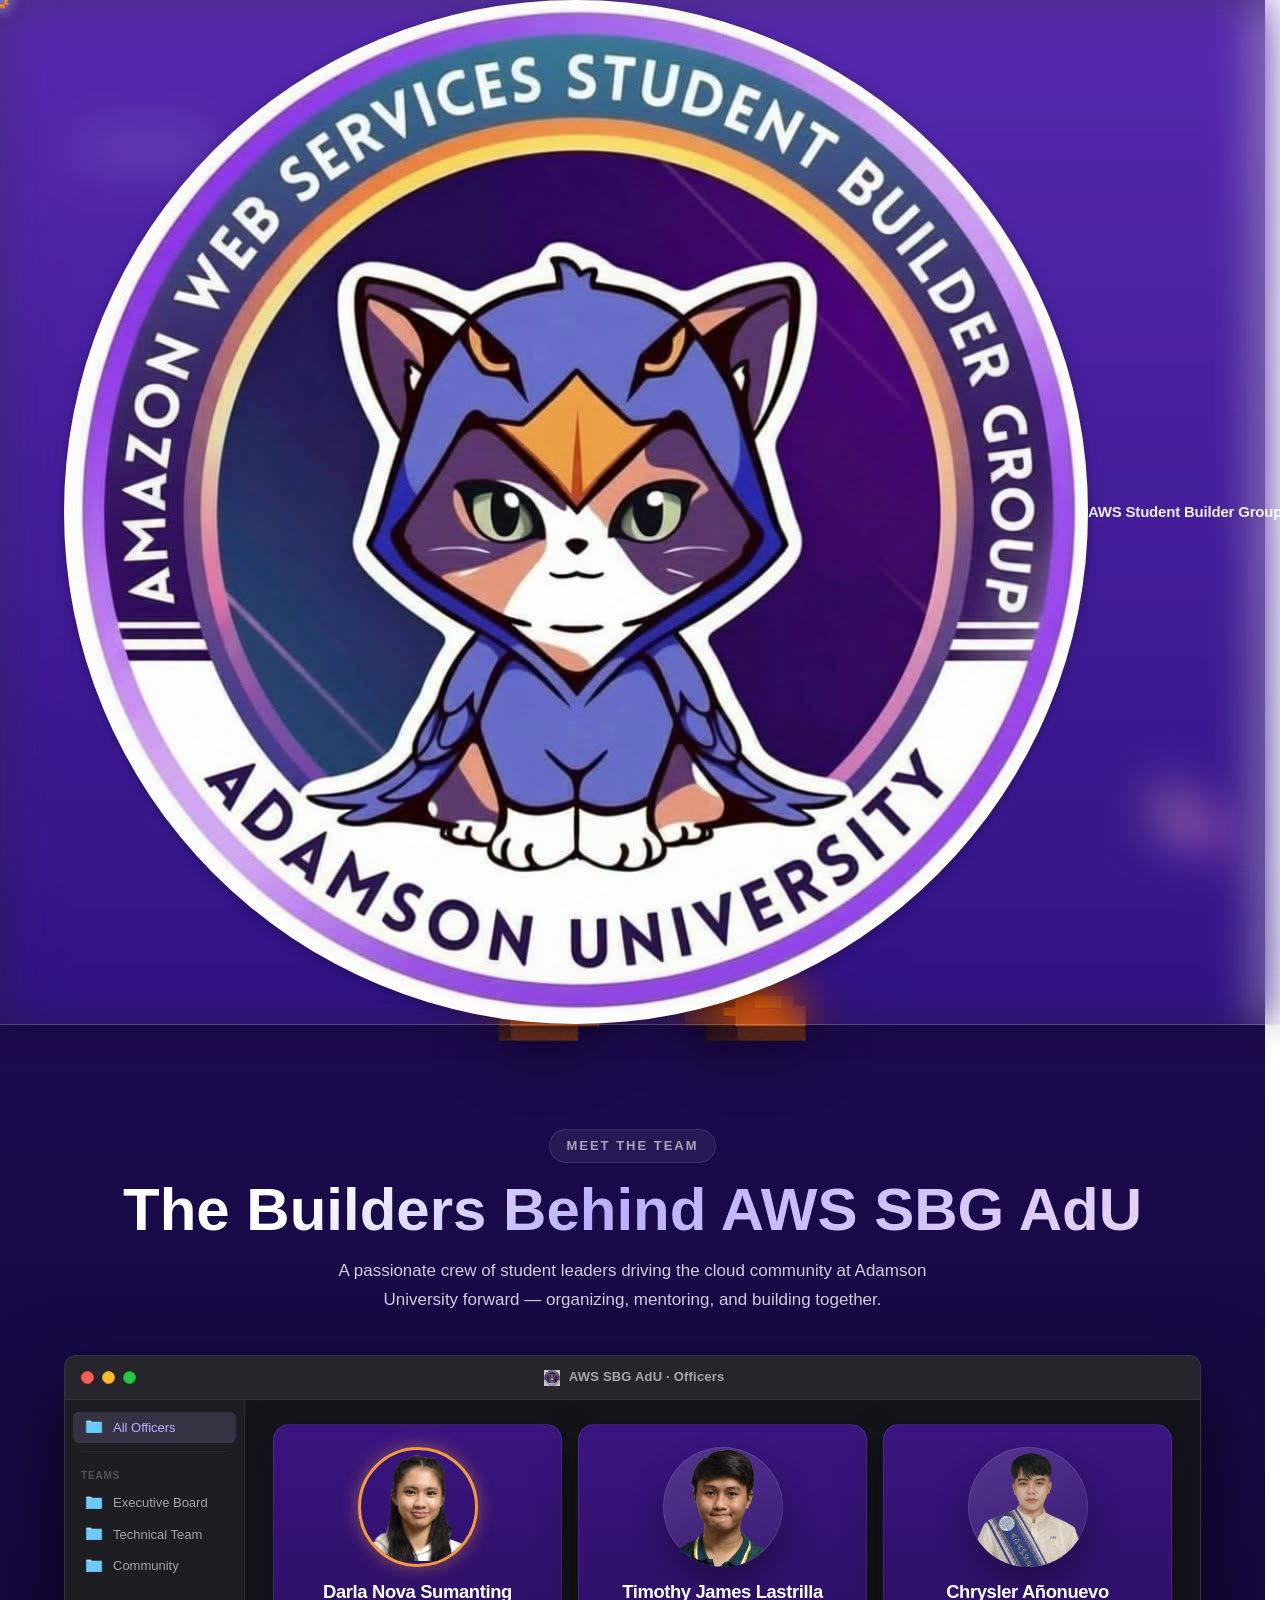
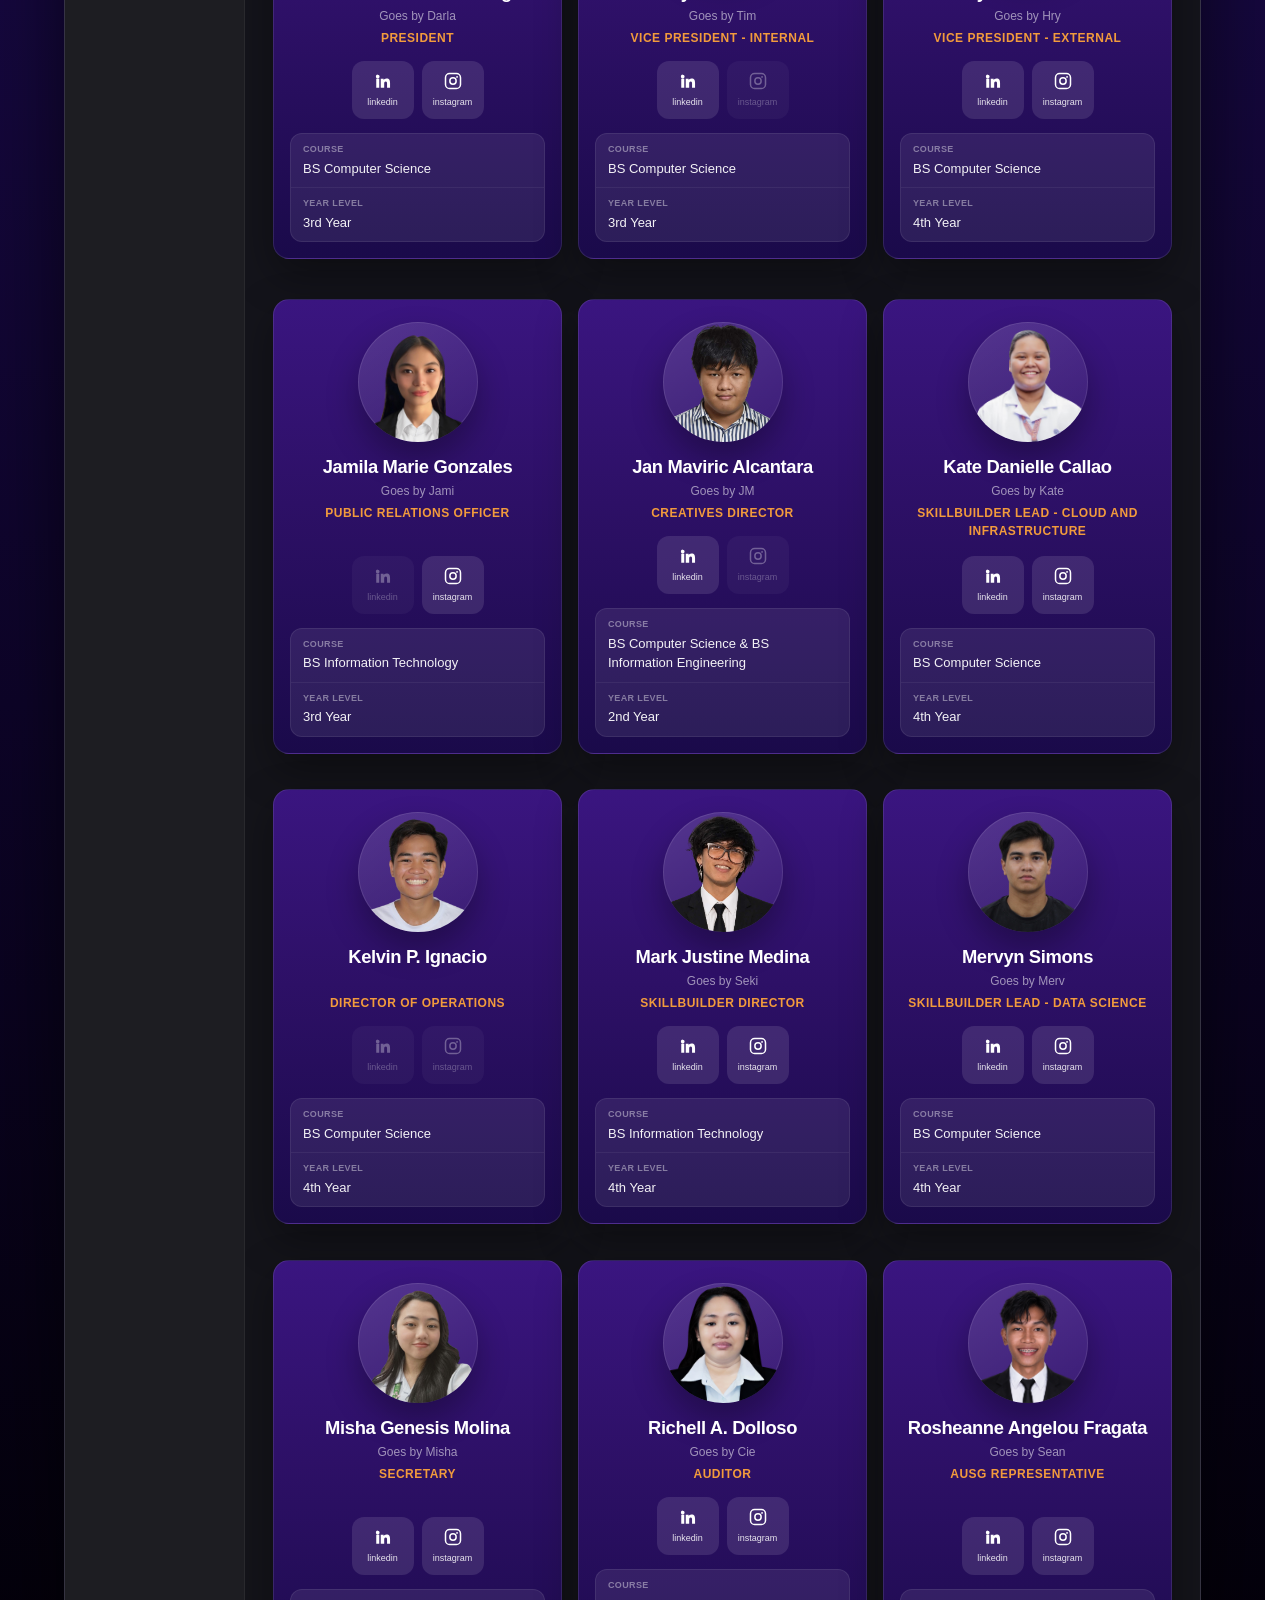
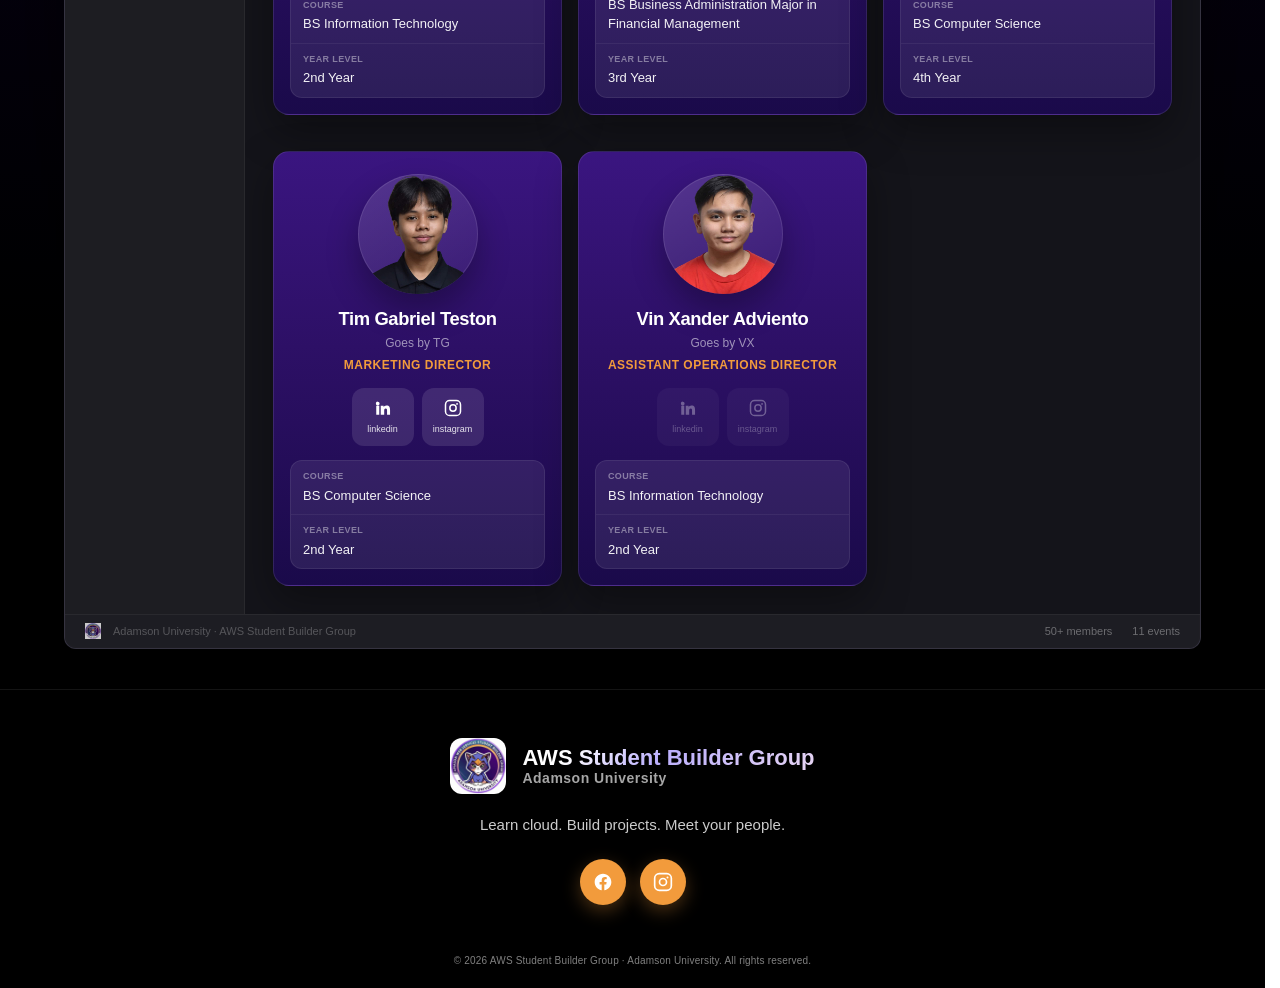
<file: officers.html>
<!DOCTYPE html>
<html lang="en">
<head>
    <meta charset="UTF-8" />
    <meta name="viewport" content="width=device-width, initial-scale=1.0, user-scalable=yes" />
    <title>Officers · AWS Student Builder Group · Adamson University</title>
    <link rel="icon" type="image/png" href="img/awscatlogo.png" />
    <link rel="stylesheet" href="css/design-tokens.css" />
    <link rel="stylesheet" href="css/base.css" />
    <link rel="stylesheet" href="css/desktop-adaptive.css" />
    <link rel="stylesheet" href="css/mobile-layout.css" />
    <link rel="stylesheet" href="css/pages/officers.css" />
</head>
<body>
    <div class="custom-cursor-glow" id="custom-cursor-glow" aria-hidden="true"></div>
    <div class="custom-cursor" id="custom-cursor" aria-hidden="true"></div>

    <!-- NAVIGATION BAR -->
    <header class="site-header" aria-label="Site header">
        <a class="top-bar" href="index.html" aria-label="Go to home page">
            <img src="img/awscatlogo.png" alt="AWS Cat Logo" class="top-bar-logo" />
            <span class="top-bar-text"><span class="brand-full">AWS Student Builder Group – AdU</span><span class="brand-short">AWS SBG – AdU</span></span>
        </a>
        <nav class="nav-links" aria-label="Main navigation">
            <a class="nav-link" href="org-history.html">Our Story</a>
            <a class="nav-link" href="events.html">Events</a>
            <a class="nav-link active" href="officers.html">Officers</a>
            <a class="nav-link" href="sbg.html">SBG</a>
            <a class="nav-link" href="datacamp.html">DataCamp</a>
            <a class="nav-link nav-link--cta" href="join.html">Join Us</a>
        </nav>
    </header>

    <!-- PAGE CONTENT -->
    <main class="of-page">
        <a class="page-back" href="index.html">
            <span class="arrow">←</span>
            Back to Home
        </a>

        <header class="of-hero">
            <img src="img/awscat3.png" alt="" class="page-hero-logo" />
            <span class="page-label">Meet the Team</span>
            <h1>The Builders Behind AWS SBG AdU</h1>
            <p>A passionate crew of student leaders driving the cloud community at Adamson University forward — organizing, mentoring, and building together.</p>
        </header>

        <div class="of-finder-wrap">
            <div class="of-finder-window">
                <div class="of-finder-titlebar">
                    <div class="of-finder-controls">
                        <span class="of-finder-control red" aria-hidden="true"></span>
                        <span class="of-finder-control yellow" aria-hidden="true"></span>
                        <span class="of-finder-control green" aria-hidden="true"></span>
                    </div>
                    <div class="of-finder-title">
                        <span class="of-finder-title-icon" aria-hidden="true"></span>
                        AWS SBG AdU · Officers
                    </div>
                    <div style="width:52px;" aria-hidden="true"></div>
                </div>

                <div class="of-finder-body">
                    <aside class="of-finder-sidebar" aria-label="Officer folders">
                        <div class="of-finder-sidebar-item active">
                            <span class="icon" aria-hidden="true"></span> All Officers
                        </div>
                        <div class="of-finder-sidebar-divider"></div>
                        <div class="of-finder-sidebar-label">Teams</div>
                        <div class="of-finder-sidebar-item">
                            <span class="icon" aria-hidden="true"></span> Executive Board
                        </div>
                        <div class="of-finder-sidebar-item">
                            <span class="icon" aria-hidden="true"></span> Technical Team
                        </div>
                        <div class="of-finder-sidebar-item">
                            <span class="icon" aria-hidden="true"></span> Community
                        </div>
                    </aside>

                    <div class="of-finder-main">
                        <section class="of-group" id="of-officers">
                            <div class="of-org-chart" id="of-officers-chart" aria-live="polite"></div>
                        </section>
                    </div>
                </div>

                <div class="of-finder-footer">
                    <span><span class="of-finder-title-icon" aria-hidden="true"></span>Adamson University · AWS Student Builder Group</span>
                    <div class="of-finder-footer-items">
                        <span>50+ members</span>
                        <span data-finder-footer-events>11 events</span>
                    </div>
                </div>
            </div>
        </div>
    </main>

    <!-- SITE FOOTER -->
    <footer class="site-footer" aria-label="Site footer">
        <div class="site-footer-card">
            <div class="site-footer-main">
                <div class="site-footer-logo-row">
                    <img src="img/awscatlogo.png" alt="AWS Cat Logo" class="site-footer-logo" />
                    <div class="site-footer-titles">
                        <span class="site-footer-title">AWS Student Builder Group</span>
                        <span class="site-footer-subtitle">Adamson University</span>
                    </div>
                </div>
                <p class="site-footer-desc">
                    Learn cloud. Build projects. Meet your people.
                </p>
                <div class="site-footer-socials">
                    <a class="site-footer-social" href="https://www.facebook.com/awssbgadamsonuniversity" target="_blank" rel="noopener noreferrer" aria-label="Facebook" title="Facebook">
                        <svg viewBox="0 0 24 24" fill="currentColor" aria-hidden="true"><path d="M22 12.06C22 6.5 17.52 2 12 2S2 6.5 2 12.06c0 5 3.66 9.15 8.44 9.94v-7.03H7.9v-2.9h2.54V9.85c0-2.51 1.49-3.9 3.78-3.9 1.09 0 2.24.2 2.24.2v2.46h-1.26c-1.24 0-1.63.77-1.63 1.56v1.88h2.78l-.44 2.9h-2.34V22c4.78-.79 8.44-4.94 8.44-9.94z"/></svg>
                    </a>
                    <a class="site-footer-social" href="https://www.instagram.com/awssbg_adu/" target="_blank" rel="noopener noreferrer" aria-label="Instagram" title="Instagram">
                        <svg viewBox="0 0 24 24" fill="none" stroke="currentColor" stroke-width="2" aria-hidden="true"><rect x="2" y="2" width="20" height="20" rx="5.5"/><circle cx="12" cy="12" r="4.2"/><circle cx="17.4" cy="6.6" r="1.2" fill="currentColor" stroke="none"/></svg>
                    </a>
                </div>
            </div>
            <div class="site-footer-bottom">
                © 2026 AWS Student Builder Group · Adamson University. All rights reserved.
            </div>
        </div>
    </footer>

    <script src="js/nav-dock.js"></script>
    <script src="js/officers-data.js"></script>
    <script src="js/pages/officers.js"></script>

    <img src="img/awscat1.png" alt="AWS Cat Sticker" class="sticker" />
    <script src="js/footer-socials.js"></script>
    <script src="js/mobile-nav.js"></script>
</body>
</html>
</file>
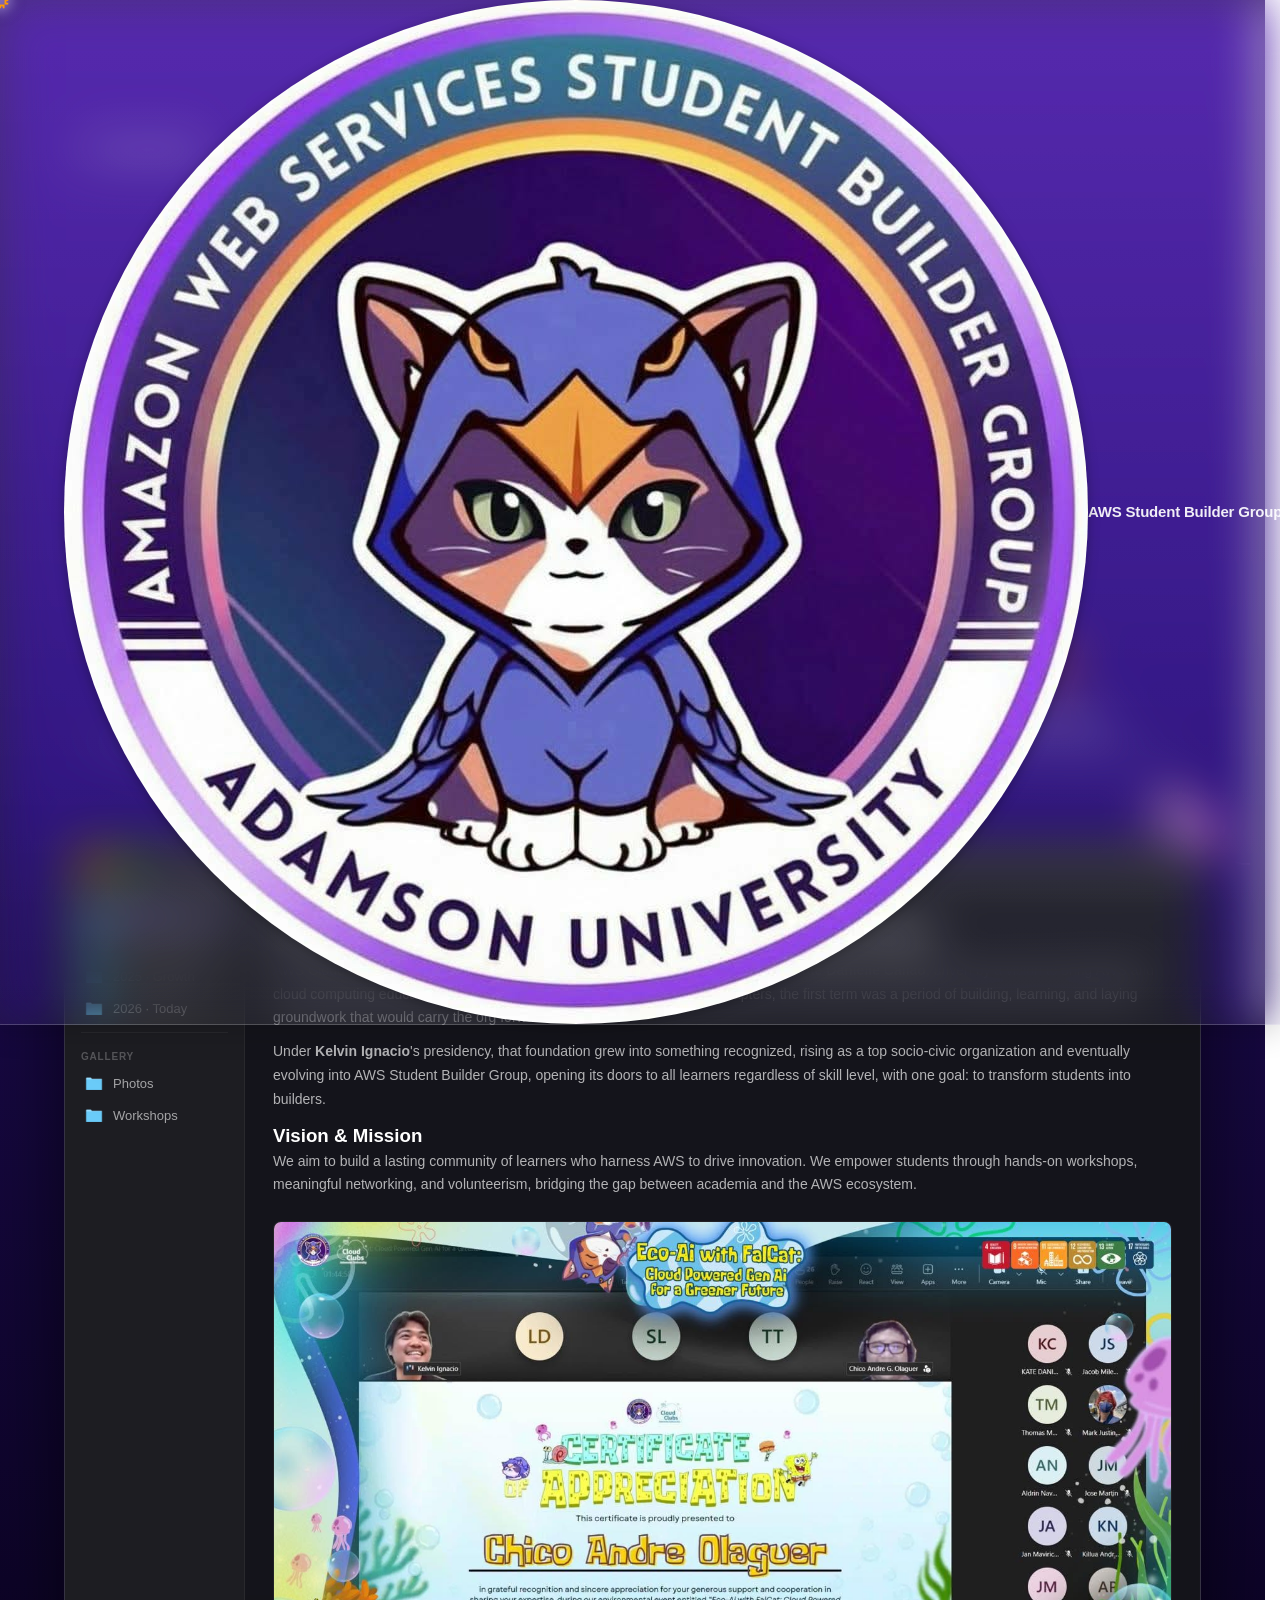
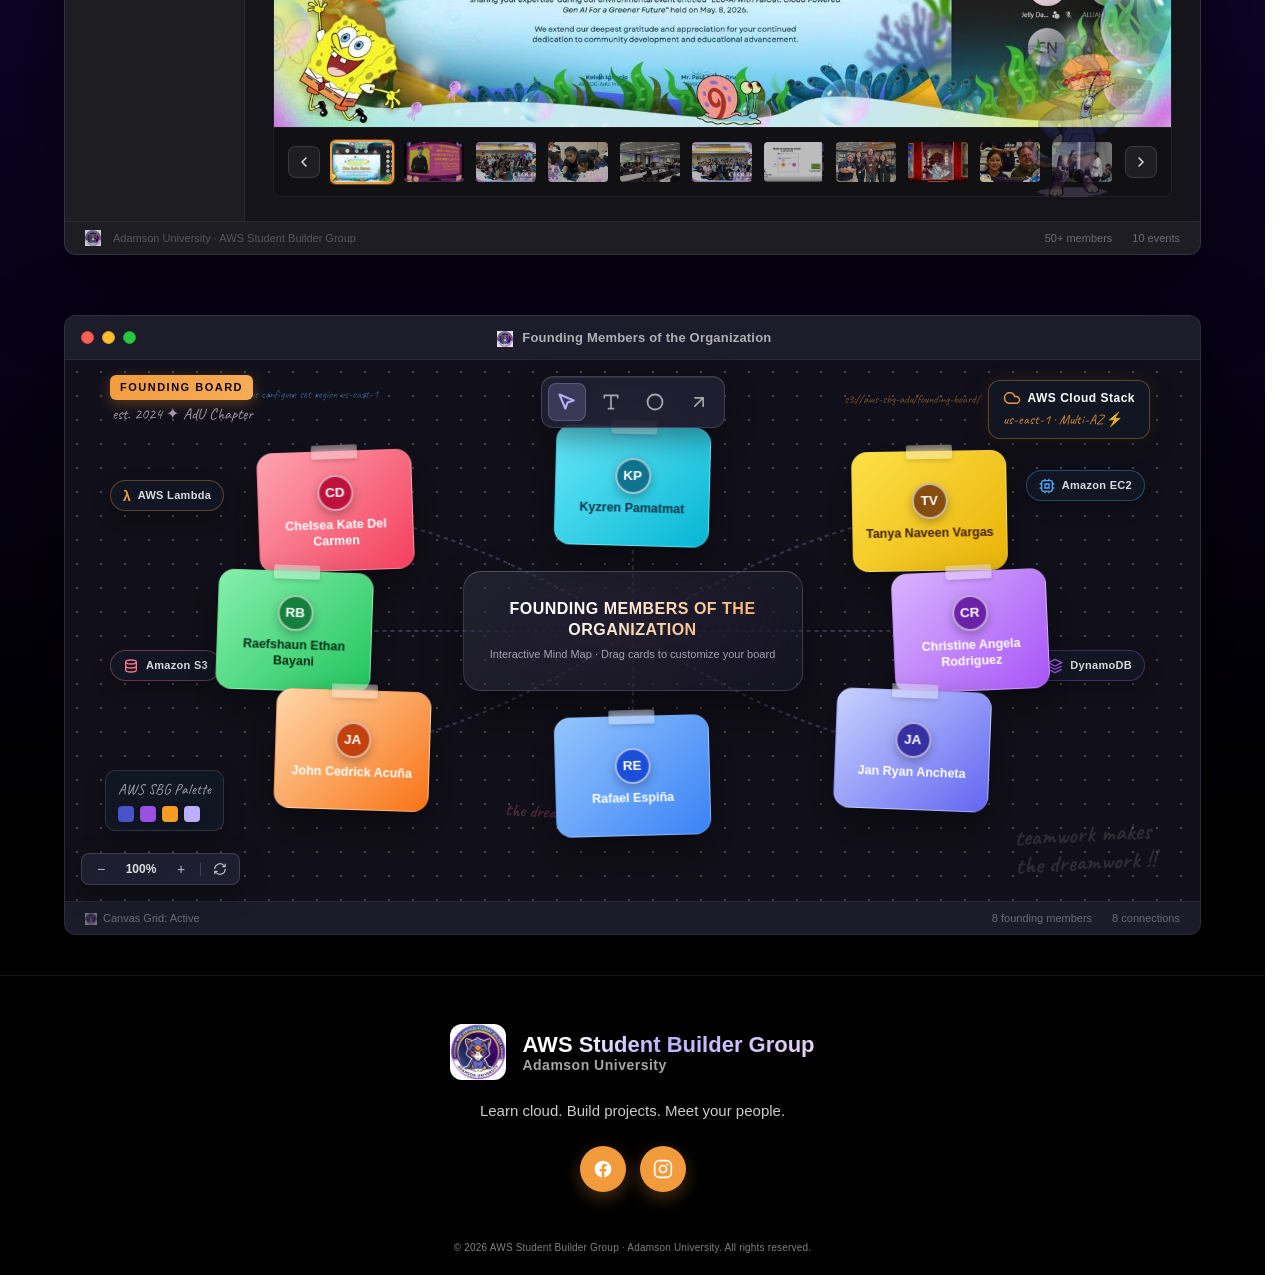
<file: org-history.html>
<!DOCTYPE html>
<html lang="en">
<head>
    <meta charset="UTF-8" />
    <meta name="viewport" content="width=device-width, initial-scale=1.0, user-scalable=yes" />
    <title>Org History · AWS Student Builder Group · Adamson University</title>
    <link rel="icon" type="image/png" href="img/awscatlogo.png" />
    <link rel="stylesheet" href="css/design-tokens.css" />
    <link rel="stylesheet" href="css/base.css" />
    <link rel="stylesheet" href="css/desktop-adaptive.css" />
    <link rel="stylesheet" href="css/mobile-layout.css" />
    <link rel="stylesheet" href="css/pages/org-history.css" />
    <link rel="preconnect" href="https://fonts.googleapis.com">
    <link rel="preconnect" href="https://fonts.gstatic.com" crossorigin>
    <link href="https://fonts.googleapis.com/css2?family=Caveat:wght@400;600;700&display=swap" rel="stylesheet">
</head>
<body>
    <div class="custom-cursor-glow" id="custom-cursor-glow" aria-hidden="true"></div>
    <div class="custom-cursor" id="custom-cursor" aria-hidden="true"></div>

    <!-- NAVIGATION BAR -->
    <header class="site-header" aria-label="Site header">
        <a class="top-bar" href="index.html" aria-label="Go to home page">
            <img src="img/awscatlogo.png" alt="AWS Cat Logo" class="top-bar-logo" />
            <span class="top-bar-text"><span class="brand-full">AWS Student Builder Group – AdU</span><span class="brand-short">AWS SBG – AdU</span></span>
        </a>
        <nav class="nav-links" aria-label="Main navigation">
            <a class="nav-link active" href="org-history.html">Our Story</a>
            <a class="nav-link" href="events.html">Events</a>
            <a class="nav-link" href="officers.html">Officers</a>
            <a class="nav-link" href="sbg.html">SBG</a>
            <a class="nav-link" href="datacamp.html">DataCamp</a>
            <a class="nav-link nav-link--cta" href="join.html">Join Us</a>
        </nav>
    </header>

    <!-- PAGE CONTENT -->
    <main class="oh-page">
        <a class="page-back" href="index.html">
            <span class="arrow">←</span>
            Back to Home
        </a>

        <header class="oh-hero">
            <img src="img/awscatlogo.png" alt="AWS Cat Logo" class="oh-hero-logo" />
            <span class="page-label">Our Journey</span>
            <h1>The Story of AWS SBG AdU</h1>
            <p>How we started and where we're headed.</p>
        </header>


        <div class="oh-finder-wrap">
            <!-- HORIZONTAL TIMELINE -->
            <div class="oh-horizontal-timeline" aria-label="Organization milestones timeline">
                <div class="oh-timeline-line"></div>
                <div class="oh-timeline-nodes">
                    <div class="oh-timeline-node">
                        <div class="oh-node-marker"></div>
                        <div class="oh-node-content">
                            <span class="oh-node-date">Oct 2024</span>
                            <h3 class="oh-node-title">Founded</h3>
                            <p class="oh-node-desc">AWS Cloud Club AdU officially launched by Kate Danielle Callao</p>
                        </div>
                    </div>
                    <div class="oh-timeline-node">
                        <div class="oh-node-marker"></div>
                        <div class="oh-node-content">
                            <span class="oh-node-date">Nov 2024</span>
                            <h3 class="oh-node-title">First Events</h3>
                            <p class="oh-node-desc">Chapter 1: FalCat's Journey into the Cloud held within the first month</p>
                        </div>
                    </div>
                    <div class="oh-timeline-node">
                        <div class="oh-node-marker"></div>
                        <div class="oh-node-content">
                            <span class="oh-node-date">2025</span>
                            <h3 class="oh-node-title">New Leadership</h3>
                            <p class="oh-node-desc">Kelvin Ignacio takes presidency where the org becomes top socio-civic group</p>
                        </div>
                    </div>
                    <div class="oh-timeline-node active">
                        <div class="oh-node-marker"></div>
                        <div class="oh-node-content">
                            <span class="oh-node-date">2026</span>
                            <h3 class="oh-node-title">AWS SBG Era</h3>
                            <p class="oh-node-desc">Rebranded to AWS Student Builder Group, now open to all skill levels</p>
                        </div>
                    </div>
                </div>
            </div>

            <div class="oh-finder-window">
                <div class="oh-finder-titlebar">
                    <div class="oh-finder-controls">
                        <span class="oh-finder-control red" aria-hidden="true"></span>
                        <span class="oh-finder-control yellow" aria-hidden="true"></span>
                        <span class="oh-finder-control green" aria-hidden="true"></span>
                    </div>
                    <div class="oh-finder-title">
                        <span class="oh-finder-title-icon" aria-hidden="true"></span>
                        AWS SBG AdU · How We Grew
                    </div>
                    <div style="width:52px;" aria-hidden="true"></div>
                </div>

                <div class="oh-finder-body">
                    <aside class="oh-finder-sidebar" aria-label="Org history folders">
                        <div class="oh-finder-sidebar-item active">
                            <span class="icon" aria-hidden="true"></span> Overview
                        </div>
                        <div class="oh-finder-sidebar-item">
                            <span class="icon" aria-hidden="true"></span> 2024 · Founding
                        </div>
                        <div class="oh-finder-sidebar-item">
                            <span class="icon" aria-hidden="true"></span> 2025 · Growth
                        </div>
                        <div class="oh-finder-sidebar-item">
                            <span class="icon" aria-hidden="true"></span> 2026 · Today
                        </div>
                        <div class="oh-finder-sidebar-divider"></div>
                        <div class="oh-finder-sidebar-label">Gallery</div>
                        <div class="oh-finder-sidebar-item">
                            <span class="icon" aria-hidden="true"></span> Photos
                        </div>
                        <div class="oh-finder-sidebar-item">
                            <span class="icon" aria-hidden="true"></span> Workshops
                        </div>
                    </aside>

                    <div class="oh-finder-main">
                        <div class="oh-finder-story">
                            <div class="oh-finder-story-text">
                                 <h2>From AWS Cloud Club to AWS Student Builder Group</h2>
                                 <p>AWS Cloud Club Adamson University was officially founded on October 2, 2024, by <strong>Kate Danielle Callao</strong>, driven by a vision to bring AWS and cloud computing education to every Adamson student. Like all founding chapters, the first term was a period of building, learning, and laying groundwork that would carry the org forward.</p>
                                 <p>Under <strong>Kelvin Ignacio</strong>'s presidency, that foundation grew into something recognized, rising as a top socio-civic organization and eventually evolving into AWS Student Builder Group, opening its doors to all learners regardless of skill level, with one goal: to transform students into builders.</p>
                                 <h3>Vision &amp; Mission</h3>
                                 <p>We aim to build a lasting community of learners who harness AWS to drive innovation. We empower students through hands-on workshops, meaningful networking, and volunteerism, bridging the gap between academia and the AWS ecosystem.</p>
                            </div>
                            <div class="oh-finder-photos">
                                <div class="oh-finder-gallery-view">
                                    <img id="oh-gallery-main" src="" alt="Event gallery" />
                                </div>
                                <div class="oh-finder-gallery-bar" aria-label="Photo gallery">
                                    <button type="button" class="oh-gallery-btn oh-gallery-prev" aria-label="Previous image">
                                        <svg viewBox="0 0 24 24" fill="none" stroke="currentColor" stroke-width="2.2" stroke-linecap="round" stroke-linejoin="round" aria-hidden="true"><path d="M15 6l-6 6 6 6"/></svg>
                                    </button>
                                    <div class="oh-finder-gallery-thumbs" id="oh-gallery-thumbs"></div>
                                    <button type="button" class="oh-gallery-btn oh-gallery-next" aria-label="Next image">
                                        <svg viewBox="0 0 24 24" fill="none" stroke="currentColor" stroke-width="2.2" stroke-linecap="round" stroke-linejoin="round" aria-hidden="true"><path d="M9 6l6 6-6 6"/></svg>
                                    </button>
                                </div>
                            </div>
                        </div>


                    </div>
                </div>

                <img src="img/awscat2.png" alt="" class="oh-finder-cat-decor" aria-hidden="true" />

                <div class="oh-finder-footer">
                    <span><span class="oh-finder-title-icon" aria-hidden="true"></span>Adamson University · AWS Student Builder Group</span>
                    <div class="oh-finder-footer-items">
                        <span>50+ members</span>
                        <span data-finder-footer-events>11 events</span>
                    </div>
                </div>
            </div>

            <!-- MAC FREEFORM WINDOW -->
            <div class="oh-freeform-window">
                <div class="oh-freeform-titlebar">
                    <div class="oh-freeform-controls">
                        <span class="oh-freeform-control red" aria-hidden="true"></span>
                        <span class="oh-freeform-control yellow" aria-hidden="true"></span>
                        <span class="oh-freeform-control green" aria-hidden="true"></span>
                    </div>
                    <div class="oh-freeform-title">
                        <span class="oh-freeform-title-icon" aria-hidden="true"></span>
                        Founding Members of the Organization
                    </div>
                    <div style="width: 52px;" aria-hidden="true"></div>
                </div>

                <div class="oh-freeform-body">
                    <!-- Zoom & Pan Controls -->
                    <div class="oh-freeform-zoom-panel">
                        <button type="button" class="oh-zoom-btn zoom-out" id="ff-zoom-out" aria-label="Zoom out">−</button>
                        <span class="oh-zoom-level" id="ff-zoom-level">100%</span>
                        <button type="button" class="oh-zoom-btn zoom-in" id="ff-zoom-in" aria-label="Zoom in">+</button>
                        <div class="oh-zoom-divider"></div>
                        <button type="button" class="oh-zoom-btn reset-btn" id="ff-reset-view" title="Reset view">
                            <svg viewBox="0 0 24 24" fill="none" stroke="currentColor" stroke-width="2" aria-hidden="true"><path d="M3 12a9 9 0 0 1 15-6.7L21 8M21 3v5h-5M21 12a9 9 0 0 1-15 6.7L3 16M3 21v-5h5"/></svg>
                        </button>
                    </div>

                    <!-- Floating Canvas Tools -->
                    <div class="oh-freeform-toolbar">
                        <button type="button" class="oh-tool-btn active" id="tool-select" title="Selection Tool" aria-label="Selection Tool">
                            <svg viewBox="0 0 24 24" fill="none" stroke="currentColor" stroke-width="2.5" stroke-linecap="round" stroke-linejoin="round" aria-hidden="true"><path d="M3 3l7.07 16.97 2.51-7.39 7.39-2.51L3 3z"/></svg>
                        </button>
                        <button type="button" class="oh-tool-btn" id="tool-text" title="Text Box" aria-label="Text Box">
                            <svg viewBox="0 0 24 24" fill="none" stroke="currentColor" stroke-width="2" stroke-linecap="round" stroke-linejoin="round" aria-hidden="true"><path d="M4 7V4h16v3M9 20h6M12 4v16"/></svg>
                        </button>
                        <button type="button" class="oh-tool-btn" id="tool-shape" title="Shapes" aria-label="Shapes">
                            <svg viewBox="0 0 24 24" fill="none" stroke="currentColor" stroke-width="2.2" stroke-linecap="round" stroke-linejoin="round" aria-hidden="true"><circle cx="12" cy="12" r="9"/></svg>
                        </button>
                        <button type="button" class="oh-tool-btn" id="tool-line" title="Connector" aria-label="Connector">
                            <svg viewBox="0 0 24 24" fill="none" stroke="currentColor" stroke-width="2" stroke-linecap="round" stroke-linejoin="round" aria-hidden="true"><path d="M7 17L17 7M17 17V7H7"/></svg>
                        </button>
                    </div>

                    <!-- Canvas Wrapper -->
                    <div class="oh-freeform-canvas-container" id="ff-canvas-container">
                        <div class="oh-freeform-canvas-board" id="ff-canvas-board">
                            <!-- SVG overlay for connectors -->
                            <svg class="oh-freeform-connections" id="ff-connections" aria-hidden="true"></svg>

                            <!-- ====== FREEFORM CANVAS DECORATIONS & BADGES ====== -->

                            <!-- Canvas Section Badge: "FOUNDING BOARD" -->
                            <div class="ff-badge-tag" style="left: 45px; top: 15px;" aria-hidden="true">
                                <span class="ff-badge-highlight">FOUNDING BOARD</span>
                                <span class="ff-badge-sub">est. 2024 ✦ AdU Chapter</span>
                            </div>

                            <!-- AWS Cloud Infrastructure Badge (Top Right) -->
                            <div class="ff-aws-badge-card" style="right: 50px; top: 20px;" aria-hidden="true">
                                <div class="ff-aws-badge-header">
                                    <svg class="ff-aws-badge-icon" viewBox="0 0 24 24" fill="none" stroke="#f29b3c" stroke-width="2"><path d="M17.5 19H9a7 7 0 116.71-9h1.79a4.5 4.5 0 110 9z"/></svg>
                                    <span class="ff-aws-badge-title">AWS Cloud Stack</span>
                                </div>
                                <span class="ff-aws-badge-sub">us-east-1 · Multi-AZ ⚡</span>
                            </div>

                            <!-- AWS Service Badges & Doodles -->
                            <!-- AWS Lambda Badge -->
                            <div class="ff-service-chip chip-lambda" style="left: 45px; top: 120px;" aria-hidden="true">
                                <span class="ff-chip-icon">λ</span>
                                <span class="ff-chip-label">AWS Lambda</span>
                            </div>

                            <!-- Amazon EC2 Badge -->
                            <div class="ff-service-chip chip-ec2" style="right: 55px; top: 110px;" aria-hidden="true">
                                <svg class="ff-chip-svg" viewBox="0 0 24 24" fill="none" stroke="#4facfe" stroke-width="2"><rect x="4" y="4" width="16" height="16" rx="3"/><path d="M9 9h6v6H9z"/><path d="M9 1v3M15 1v3M9 20v3M15 20v3M1 9h3M1 15h3M20 9h3M20 15h3"/></svg>
                                <span class="ff-chip-label">Amazon EC2</span>
                            </div>

                            <!-- Amazon S3 Storage Badge -->
                            <div class="ff-service-chip chip-s3" style="left: 45px; top: 290px;" aria-hidden="true">
                                <svg class="ff-chip-svg" viewBox="0 0 24 24" fill="none" stroke="#ff758f" stroke-width="2"><ellipse cx="12" cy="6" rx="8" ry="3"/><path d="M4 6v6c0 1.66 3.58 3 8 3s8-1.34 8-3V6"/><path d="M4 12v6c0 1.66 3.58 3 8 3s8-1.34 8-3v-6"/></svg>
                                <span class="ff-chip-label">Amazon S3</span>
                            </div>

                            <!-- Amazon DynamoDB Badge -->
                            <div class="ff-service-chip chip-dynamo" style="right: 55px; top: 290px;" aria-hidden="true">
                                <svg class="ff-chip-svg" viewBox="0 0 24 24" fill="none" stroke="#a855f7" stroke-width="2"><path d="M12 2L2 7l10 5 10-5-10-5zM2 17l10 5 10-5M2 12l10 5 10-5"/></svg>
                                <span class="ff-chip-label">DynamoDB</span>
                            </div>

                            <!-- Color Palette Swatch Block -->
                            <div class="ff-swatch-card" style="left: 40px; top: 410px;" aria-hidden="true">
                                <span class="ff-swatch-title">AWS SBG Palette</span>
                                <div class="ff-swatch-colors">
                                    <span class="ff-swatch-chip" style="background: #4a52c7;" title="Royal Blue"></span>
                                    <span class="ff-swatch-chip" style="background: #9b51e0;" title="Yarn Purple"></span>
                                    <span class="ff-swatch-chip" style="background: #f49c24;" title="Gold Accent"></span>
                                    <span class="ff-swatch-chip" style="background: #bbaffd;" title="Website Lavender"></span>
                                </div>
                            </div>

                            <!-- Handwritten CLI & Tech Annotations -->
                            <div class="ff-doodle ff-handwritten ff-hw-cli" style="left: 170px; top: 25px;" aria-hidden="true">
                                <span>$ aws configure set region us-east-1</span>
                            </div>

                            <div class="ff-doodle ff-handwritten ff-hw-s3uri" style="right: 220px; top: 30px;" aria-hidden="true">
                                <span>s3://aws-sbg-adu/founding-board/</span>
                            </div>

                            <!-- Handwritten quote annotation -->
                            <div class="ff-doodle ff-handwritten ff-hw-quote" style="right: 45px; bottom: 25px;" aria-hidden="true">
                                <span>teamwork makes<br>the dreamwork !!</span>
                            </div>

                            <!-- Handwritten label: "the dream team ★" -->
                            <div class="ff-doodle ff-handwritten ff-hw-accent" style="left: 440px; top: 440px;" aria-hidden="true">
                                <span>the dream team ★ ⚡</span>
                            </div>

                            <!-- Board Title Header (Section 2 Glass Card Style) -->
                            <div class="oh-freeform-board-title" id="ff-board-title">
                                <h2 class="section2-card-title-text">founding members of the organization</h2>
                                <p>Interactive Mind Map · Drag cards to customize your board</p>
                            </div>

                            <!-- Member Cards Wrapper -->
                            <div class="oh-freeform-notes-wrapper">
                                <!-- Member 1: Chelsea Kate Del Carmen -->
                                <div class="oh-freeform-note note-pink" style="left: 80px; top: 70px;" data-id="chelsea">
                                    <div class="note-pin"></div>
                                    <div class="note-header">
                                        <div class="member-avatar avatar-pink">CD</div>
                                    </div>
                                    <div class="note-content">Chelsea Kate Del Carmen</div>
                                </div>

                                <!-- Member 2: Kyzren Pamatmat -->
                                <div class="oh-freeform-note note-cyan" style="left: 470px; top: 40px;" data-id="kyzren">
                                    <div class="note-pin"></div>
                                    <div class="note-header">
                                        <div class="member-avatar avatar-cyan">KP</div>
                                    </div>
                                    <div class="note-content">Kyzren Pamatmat</div>
                                </div>

                                <!-- Member 3: Tanya Naveen Vargas -->
                                <div class="oh-freeform-note note-yellow" style="left: 840px; top: 60px;" data-id="tanya">
                                    <div class="note-pin"></div>
                                    <div class="note-header">
                                        <div class="member-avatar avatar-yellow">TV</div>
                                    </div>
                                    <div class="note-content">Tanya Naveen Vargas</div>
                                </div>

                                <!-- Member 4: Raefshaun Ethan Bayani -->
                                <div class="oh-freeform-note note-green" style="left: 70px; top: 230px;" data-id="raefshaun">
                                    <div class="note-pin"></div>
                                    <div class="note-header">
                                        <div class="member-avatar avatar-green">RB</div>
                                    </div>
                                    <div class="note-content">Raefshaun Ethan Bayani</div>
                                </div>

                                <!-- Member 5: Christine Angela Rodriguez -->
                                <div class="oh-freeform-note note-purple" style="left: 860px; top: 220px;" data-id="christine">
                                    <div class="note-pin"></div>
                                    <div class="note-header">
                                        <div class="member-avatar avatar-purple">CR</div>
                                    </div>
                                    <div class="note-content">Christine Angela Rodriguez</div>
                                </div>

                                <!-- Member 6: John Cedrick Acuña -->
                                <div class="oh-freeform-note note-orange" style="left: 140px; top: 370px;" data-id="john">
                                    <div class="note-pin"></div>
                                    <div class="note-header">
                                        <div class="member-avatar avatar-orange">JA</div>
                                    </div>
                                    <div class="note-content">John Cedrick Acuña</div>
                                </div>

                                <!-- Member 7: Rafael Espiña -->
                                <div class="oh-freeform-note note-blue" style="left: 470px; top: 380px;" data-id="rafael">
                                    <div class="note-pin"></div>
                                    <div class="note-header">
                                        <div class="member-avatar avatar-blue">RE</div>
                                    </div>
                                    <div class="note-content">Rafael Espiña</div>
                                </div>

                                <!-- Member 8: Jan Ryan Ancheta -->
                                <div class="oh-freeform-note note-indigo" style="left: 800px; top: 360px;" data-id="jan">
                                    <div class="note-pin"></div>
                                    <div class="note-header">
                                        <div class="member-avatar avatar-indigo">JA</div>
                                    </div>
                                    <div class="note-content">Jan Ryan Ancheta</div>
                                </div>
                            </div>
                        </div>
                    </div>
                </div>

                <div class="oh-freeform-footer">
                    <span><span class="oh-freeform-titlebar-icon-small" aria-hidden="true"></span>Canvas Grid: Active</span>
                    <div class="oh-freeform-footer-items">
                        <span>8 founding members</span>
                        <span>8 connections</span>
                    </div>
                </div>
            </div>
        </div>
    </main>

    <!-- SITE FOOTER -->
    <footer class="site-footer" aria-label="Site footer">
        <div class="site-footer-card">
            <div class="site-footer-main">
                <div class="site-footer-logo-row">
                    <img src="img/awscatlogo.png" alt="AWS Cat Logo" class="site-footer-logo" />
                    <div class="site-footer-titles">
                        <span class="site-footer-title">AWS Student Builder Group</span>
                        <span class="site-footer-subtitle">Adamson University</span>
                    </div>
                </div>
                <p class="site-footer-desc">
                    Learn cloud. Build projects. Meet your people.
                </p>
                <div class="site-footer-socials">
                    <a class="site-footer-social" href="https://www.facebook.com/awssbgadamsonuniversity" target="_blank" rel="noopener noreferrer" aria-label="Facebook" title="Facebook">
                        <svg viewBox="0 0 24 24" fill="currentColor" aria-hidden="true"><path d="M22 12.06C22 6.5 17.52 2 12 2S2 6.5 2 12.06c0 5 3.66 9.15 8.44 9.94v-7.03H7.9v-2.9h2.54V9.85c0-2.51 1.49-3.9 3.78-3.9 1.09 0 2.24.2 2.24.2v2.46h-1.26c-1.24 0-1.63.77-1.63 1.56v1.88h2.78l-.44 2.9h-2.34V22c4.78-.79 8.44-4.94 8.44-9.94z"/></svg>
                    </a>
                    <a class="site-footer-social" href="https://www.instagram.com/awssbg_adu/" target="_blank" rel="noopener noreferrer" aria-label="Instagram" title="Instagram">
                        <svg viewBox="0 0 24 24" fill="none" stroke="currentColor" stroke-width="2" aria-hidden="true"><rect x="2" y="2" width="20" height="20" rx="5.5"/><circle cx="12" cy="12" r="4.2"/><circle cx="17.4" cy="6.6" r="1.2" fill="currentColor" stroke="none"/></svg>
                    </a>
                </div>
            </div>
            <div class="site-footer-bottom">
                © 2026 AWS Student Builder Group · Adamson University. All rights reserved.
            </div>
        </div>
    </footer>

    <script src="js/nav-dock.js"></script>
    <script src="js/events-data.js"></script>
    <script src="js/pages/org-history.js"></script>

    <img src="img/awscat1.png" alt="AWS Cat Sticker" class="sticker" />
    <script src="js/footer-socials.js"></script>
    <script src="js/mobile-nav.js"></script>
</body>
</html>
</file>
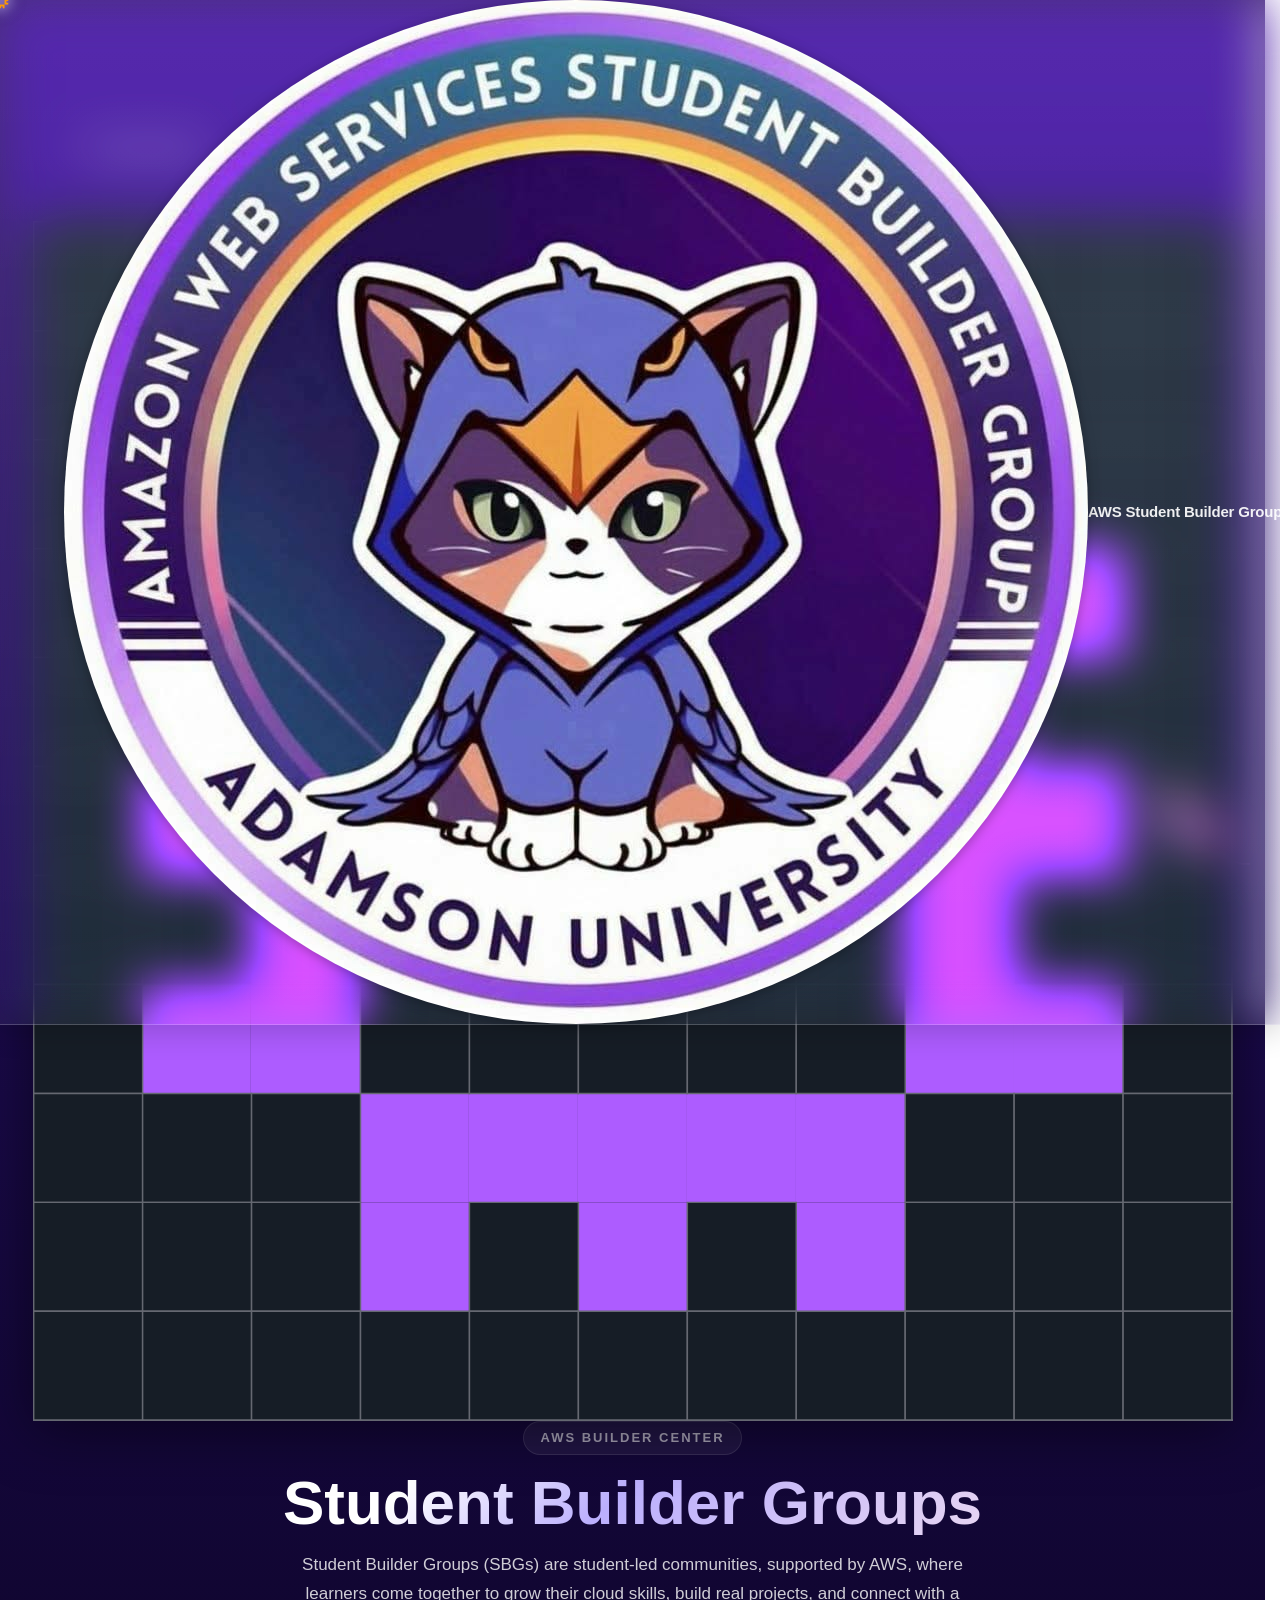
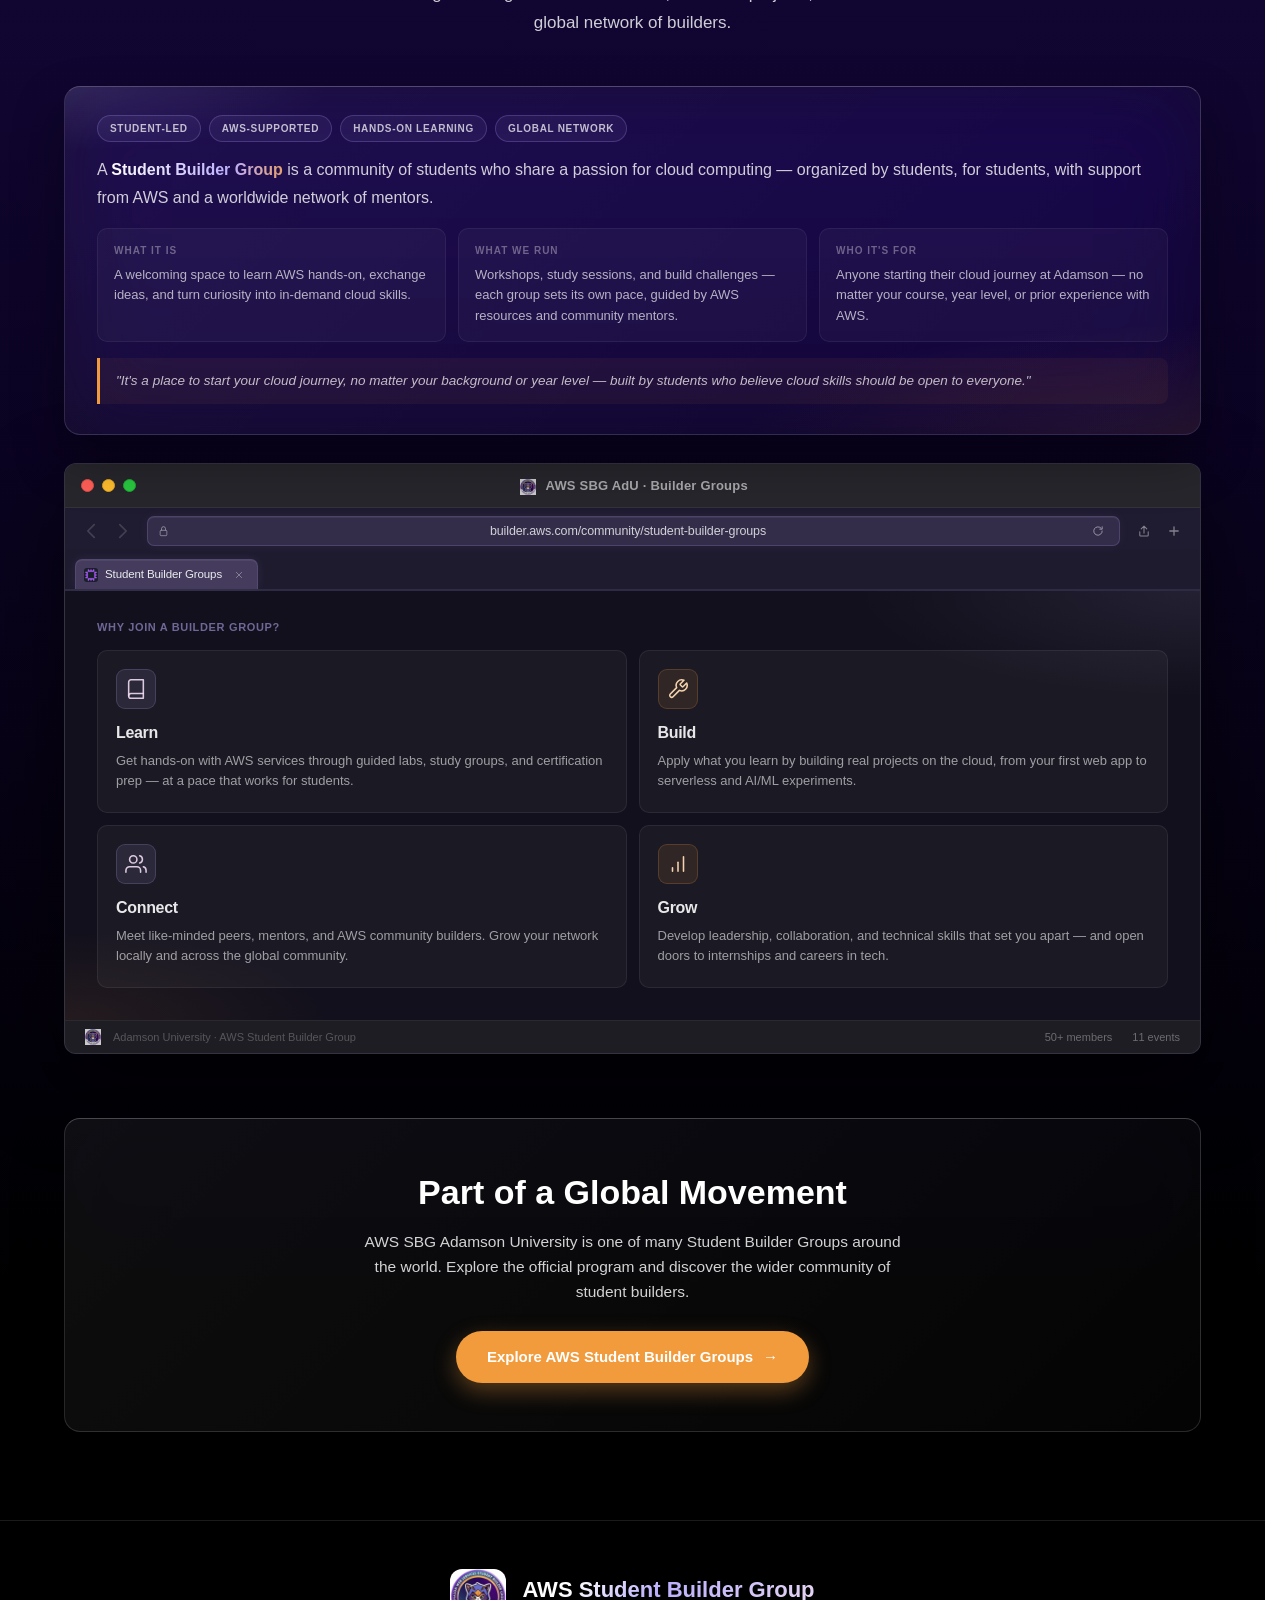
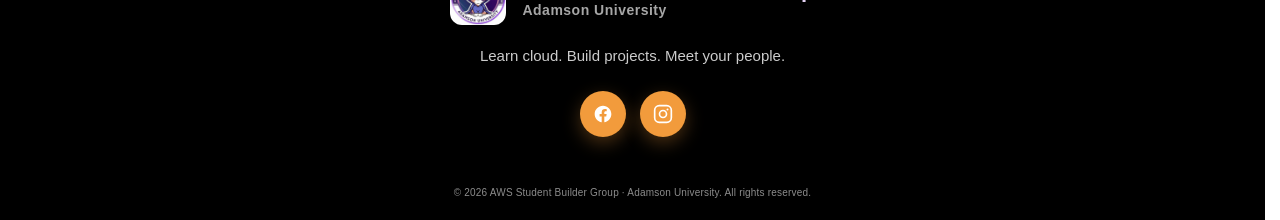
<file: sbg.html>
<!DOCTYPE html>
<html lang="en">
<head>
    <meta charset="UTF-8" />
    <meta name="viewport" content="width=device-width, initial-scale=1.0, user-scalable=yes" />
    <title>Student Builder Groups · AWS · Adamson University</title>
    <link rel="icon" type="image/png" href="img/awscatlogo.png" />
    <link rel="stylesheet" href="css/design-tokens.css" />
    <link rel="stylesheet" href="css/base.css" />
    <link rel="stylesheet" href="css/desktop-adaptive.css" />
    <link rel="stylesheet" href="css/mobile-layout.css" />
    <link rel="stylesheet" href="css/pages/sbg.css" />
    <link rel="stylesheet" href="css/sbg-safari-mobile.css" />
</head>
<body>
    <div class="custom-cursor-glow" id="custom-cursor-glow" aria-hidden="true"></div>
    <div class="custom-cursor" id="custom-cursor" aria-hidden="true"></div>

    <!-- NAVIGATION BAR -->
    <header class="site-header" aria-label="Site header">
        <a class="top-bar" href="index.html" aria-label="Go to home page">
            <img src="img/awscatlogo.png" alt="AWS Cat Logo" class="top-bar-logo" />
            <span class="top-bar-text"><span class="brand-full">AWS Student Builder Group – AdU</span><span class="brand-short">AWS SBG – AdU</span></span>
        </a>
        <nav class="nav-links" aria-label="Main navigation">
            <a class="nav-link" href="org-history.html">Our Story</a>
            <a class="nav-link" href="events.html">Events</a>
            <a class="nav-link" href="officers.html">Officers</a>
            <a class="nav-link active" href="sbg.html">SBG</a>
            <a class="nav-link" href="datacamp.html">DataCamp</a>
            <a class="nav-link nav-link--cta" href="join.html">Join Us</a>
        </nav>
    </header>

    <!-- PAGE CONTENT -->
    <main class="sbg-page">
        <a class="page-back" href="index.html">
            <span class="arrow">←</span>
            Back to Home
        </a>

        <header class="sbg-hero">
            <img src="img/awssbglogo.png" alt="" class="page-hero-logo page-hero-logo--flat" />
            <span class="page-label">AWS Builder Center</span>
            <h1>Student Builder Groups</h1>
            <p>Student Builder Groups (SBGs) are student-led communities, supported by AWS, where learners come together to grow their cloud skills, build real projects, and connect with a global network of builders.</p>
        </header>

        <div class="sbg-finder-wrap">
            <div class="sbg-finder-narrative" id="sbg-finder-narrative">
                <div class="sbg-finder-narrative-inner">
                    <div class="sbg-narrative-tags sbg-narrative-reveal">
                        <span class="sbg-narrative-tag">Student-Led</span>
                        <span class="sbg-narrative-tag">AWS-Supported</span>
                        <span class="sbg-narrative-tag">Hands-On Learning</span>
                        <span class="sbg-narrative-tag">Global Network</span>
                    </div>
                    <p class="sbg-narrative-lead sbg-narrative-reveal">
                        A <span class="sbg-narrative-shimmer">Student Builder Group</span> is a community of students who share a passion for cloud computing —
                        organized by students, for students, with support from AWS and a worldwide network of mentors.
                    </p>
                    <div class="sbg-narrative-grid">
                        <article class="sbg-narrative-card sbg-narrative-reveal">
                            <h4>What It Is</h4>
                            <p>A welcoming space to learn AWS hands-on, exchange ideas, and turn curiosity into in-demand cloud skills.</p>
                        </article>
                        <article class="sbg-narrative-card sbg-narrative-reveal">
                            <h4>What We Run</h4>
                            <p>Workshops, study sessions, and build challenges — each group sets its own pace, guided by AWS resources and community mentors.</p>
                        </article>
                        <article class="sbg-narrative-card sbg-narrative-reveal">
                            <h4>Who It's For</h4>
                            <p>Anyone starting their cloud journey at Adamson — no matter your course, year level, or prior experience with AWS.</p>
                        </article>
                    </div>
                    <blockquote class="sbg-narrative-quote sbg-narrative-reveal">
                        "It's a place to start your cloud journey, no matter your background or year level — built by students who believe cloud skills should be open to everyone."
                    </blockquote>
                </div>
            </div>

            <div class="sbg-finder-window sbg-safari">
                <div class="sbg-finder-titlebar sbg-window-titlebar">
                    <div class="sbg-finder-controls">
                        <span class="sbg-finder-control red" aria-hidden="true"></span>
                        <span class="sbg-finder-control yellow" aria-hidden="true"></span>
                        <span class="sbg-finder-control green" aria-hidden="true"></span>
                    </div>
                    <div class="sbg-finder-title">
                        <span class="sbg-finder-title-icon" aria-hidden="true"></span>
                        AWS SBG AdU · Builder Groups
                    </div>
                    <div class="section3-titlebar-spacer" aria-hidden="true"></div>
                </div>

                <div class="sbg-safari-mobile-url" aria-hidden="true">
                    <div class="sbg-safari-mobile-urlbar">
                        <svg class="sbg-safari-urlbar-lock" viewBox="0 0 16 18" width="11" height="12" aria-hidden="true"><rect x="3" y="8" width="10" height="8" rx="1.5" fill="none" stroke="currentColor" stroke-width="1.4"/><path d="M5 8V5.5a3 3 0 016 0V8" fill="none" stroke="currentColor" stroke-width="1.4"/></svg>
                        <span class="sbg-safari-mobile-url-text">builder.aws.com</span>
                    </div>
                </div>

                <div class="sbg-safari-desktop-chrome">
                    <div class="sbg-safari-toolbar">
                        <div class="sbg-safari-nav" aria-hidden="true">
                            <button type="button" class="sbg-safari-nav-btn" disabled aria-label="Back">
                                <svg viewBox="0 0 12 20" width="10" height="16" aria-hidden="true"><path d="M10 2L2 10l8 8" fill="none" stroke="currentColor" stroke-width="2.2" stroke-linecap="round" stroke-linejoin="round"/></svg>
                            </button>
                            <button type="button" class="sbg-safari-nav-btn" disabled aria-label="Forward">
                                <svg viewBox="0 0 12 20" width="10" height="16" aria-hidden="true"><path d="M2 2l8 8-8 8" fill="none" stroke="currentColor" stroke-width="2.2" stroke-linecap="round" stroke-linejoin="round"/></svg>
                            </button>
                        </div>
                        <div class="sbg-safari-urlbar" role="text" aria-label="Address bar">
                            <svg class="sbg-safari-urlbar-lock" viewBox="0 0 16 18" width="11" height="12" aria-hidden="true"><rect x="3" y="8" width="10" height="8" rx="1.5" fill="none" stroke="currentColor" stroke-width="1.4"/><path d="M5 8V5.5a3 3 0 016 0V8" fill="none" stroke="currentColor" stroke-width="1.4"/></svg>
                            <span class="sbg-safari-urlbar-text">builder.aws.com/community/student-builder-groups</span>
                            <button type="button" class="sbg-safari-urlbar-refresh" tabindex="-1" aria-hidden="true">
                                <svg viewBox="0 0 20 20" width="12" height="12" aria-hidden="true"><path d="M17 10a7 7 0 11-2.05-4.95M17 3v4h-4" fill="none" stroke="currentColor" stroke-width="1.6" stroke-linecap="round" stroke-linejoin="round"/></svg>
                            </button>
                        </div>
                        <div class="sbg-safari-actions" aria-hidden="true">
                            <button type="button" class="sbg-safari-action-btn" tabindex="-1" aria-label="Share">
                                <svg viewBox="0 0 20 20" width="14" height="14" aria-hidden="true"><path d="M10 3v10M10 3l4 4M10 3L6 7M4 11v5a1 1 0 001 1h10a1 1 0 001-1v-5" fill="none" stroke="currentColor" stroke-width="1.5" stroke-linecap="round" stroke-linejoin="round"/></svg>
                            </button>
                            <button type="button" class="sbg-safari-action-btn" tabindex="-1" aria-label="New tab">
                                <svg viewBox="0 0 20 20" width="14" height="14" aria-hidden="true"><path d="M10 4v12M4 10h12" fill="none" stroke="currentColor" stroke-width="1.8" stroke-linecap="round"/></svg>
                            </button>
                        </div>
                    </div>

                    <div class="sbg-safari-tabs" aria-hidden="true">
                        <div class="sbg-safari-tab active">
                            <img src="img/awssbglogo.png" alt="" class="sbg-safari-tab-icon" />
                            <span class="sbg-safari-tab-label">Student Builder Groups</span>
                            <button type="button" class="sbg-safari-tab-close" tabindex="-1" aria-label="Close tab">
                                <svg viewBox="0 0 12 12" width="8" height="8" aria-hidden="true"><path d="M2 2l8 8M10 2L2 10" stroke="currentColor" stroke-width="1.5" stroke-linecap="round"/></svg>
                            </button>
                        </div>
                    </div>
                </div>

                <div class="sbg-finder-body sbg-safari-body">
                    <div class="sbg-finder-main sbg-safari-content">
                        <div class="sbg-finder-block" id="sbg-why-join">
                            <h2 class="sbg-section-title">Why Join a Builder Group?</h2>
                            <section class="sbg-features">
                                <div class="sbg-feature">
                                    <div class="sbg-feature-icon" aria-hidden="true">
                                        <svg viewBox="0 0 24 24" width="22" height="22" fill="none" stroke="currentColor" stroke-width="1.7" stroke-linecap="round" stroke-linejoin="round"><path d="M4 19.5A2.5 2.5 0 016.5 17H20"/><path d="M6.5 2H20v20H6.5A2.5 2.5 0 014 19.5v-15A2.5 2.5 0 016.5 2z"/></svg>
                                    </div>
                                    <h3>Learn</h3>
                                    <p>Get hands-on with AWS services through guided labs, study groups, and certification prep — at a pace that works for students.</p>
                                </div>
                                <div class="sbg-feature">
                                    <div class="sbg-feature-icon" aria-hidden="true">
                                        <svg viewBox="0 0 24 24" width="22" height="22" fill="none" stroke="currentColor" stroke-width="1.7" stroke-linecap="round" stroke-linejoin="round"><path d="M14.7 6.3a1 1 0 000 1.4l1.6 1.6a1 1 0 001.4 0l3.77-3.77a6 6 0 01-7.94 7.94l-6.91 6.91a2.12 2.12 0 01-3-3l6.91-6.91a6 6 0 017.94-7.94l-3.76 3.76z"/></svg>
                                    </div>
                                    <h3>Build</h3>
                                    <p>Apply what you learn by building real projects on the cloud, from your first web app to serverless and AI/ML experiments.</p>
                                </div>
                                <div class="sbg-feature">
                                    <div class="sbg-feature-icon" aria-hidden="true">
                                        <svg viewBox="0 0 24 24" width="22" height="22" fill="none" stroke="currentColor" stroke-width="1.7" stroke-linecap="round" stroke-linejoin="round"><path d="M17 21v-2a4 4 0 00-4-4H5a4 4 0 00-4 4v2"/><circle cx="9" cy="7" r="4"/><path d="M23 21v-2a4 4 0 00-3-3.87M16 3.13a4 4 0 010 7.75"/></svg>
                                    </div>
                                    <h3>Connect</h3>
                                    <p>Meet like-minded peers, mentors, and AWS community builders. Grow your network locally and across the global community.</p>
                                </div>
                                <div class="sbg-feature">
                                    <div class="sbg-feature-icon" aria-hidden="true">
                                        <svg viewBox="0 0 24 24" width="22" height="22" fill="none" stroke="currentColor" stroke-width="1.7" stroke-linecap="round" stroke-linejoin="round"><path d="M12 20V10"/><path d="M18 20V4"/><path d="M6 20v-4"/></svg>
                                    </div>
                                    <h3>Grow</h3>
                                    <p>Develop leadership, collaboration, and technical skills that set you apart — and open doors to internships and careers in tech.</p>
                                </div>
                            </section>
                        </div>

                    </div>
                </div>

                <div class="sbg-safari-mobile-bar" aria-hidden="true">
                    <button type="button" class="sbg-safari-mobile-btn" disabled aria-label="Back">
                        <svg viewBox="0 0 12 20" width="11" height="18" aria-hidden="true"><path d="M10 2L2 10l8 8" fill="none" stroke="currentColor" stroke-width="2.4" stroke-linecap="round" stroke-linejoin="round"/></svg>
                    </button>
                    <button type="button" class="sbg-safari-mobile-btn" disabled aria-label="Forward">
                        <svg viewBox="0 0 12 20" width="11" height="18" aria-hidden="true"><path d="M2 2l8 8-8 8" fill="none" stroke="currentColor" stroke-width="2.4" stroke-linecap="round" stroke-linejoin="round"/></svg>
                    </button>
                    <button type="button" class="sbg-safari-mobile-btn" aria-label="Share">
                        <svg viewBox="0 0 20 20" width="17" height="17" aria-hidden="true"><path d="M10 3v10M10 3l4 4M10 3L6 7M4 11v5a1 1 0 001 1h10a1 1 0 001-1v-5" fill="none" stroke="currentColor" stroke-width="1.6" stroke-linecap="round" stroke-linejoin="round"/></svg>
                    </button>
                    <button type="button" class="sbg-safari-mobile-btn" aria-label="Bookmarks">
                        <svg viewBox="0 0 20 20" width="16" height="16" aria-hidden="true"><path d="M5 3h10a1 1 0 011 1v13l-6-3.5L4 17V4a1 1 0 011-1z" fill="none" stroke="currentColor" stroke-width="1.5" stroke-linejoin="round"/></svg>
                    </button>
                    <button type="button" class="sbg-safari-mobile-btn sbg-safari-mobile-tabs" aria-label="Tabs">
                        <svg viewBox="0 0 20 14" width="18" height="12" aria-hidden="true"><rect x="1" y="1" width="18" height="12" rx="2" fill="none" stroke="currentColor" stroke-width="1.5"/><path d="M1 5h18" stroke="currentColor" stroke-width="1.5"/></svg>
                        <span class="sbg-safari-mobile-tab-count">1</span>
                    </button>
                </div>

                <div class="sbg-finder-footer sbg-window-footer">
                    <span><span class="sbg-finder-title-icon" aria-hidden="true"></span>Adamson University · AWS Student Builder Group</span>
                    <div class="sbg-finder-footer-items">
                        <span>50+ members</span>
                        <span data-finder-footer-events>11 events</span>
                    </div>
                </div>
            </div>
        </div>

        <section class="sbg-cta">
            <div class="sbg-cta-inner">
                <h2>Part of a Global Movement</h2>
                <p>AWS SBG Adamson University is one of many Student Builder Groups around the world. Explore the official program and discover the wider community of student builders.</p>
                <a class="sbg-cta-btn" href="https://builder.aws.com/community/student-builder-groups" target="_blank" rel="noopener noreferrer">
                    Explore AWS Student Builder Groups
                    <span class="arrow">→</span>
                </a>
            </div>
        </section>
    </main>

    <!-- SITE FOOTER -->
    <footer class="site-footer" aria-label="Site footer">
        <div class="site-footer-card">
            <div class="site-footer-main">
                <div class="site-footer-logo-row">
                    <img src="img/awscatlogo.png" alt="AWS Cat Logo" class="site-footer-logo" />
                    <div class="site-footer-titles">
                        <span class="site-footer-title">AWS Student Builder Group</span>
                        <span class="site-footer-subtitle">Adamson University</span>
                    </div>
                </div>
                <p class="site-footer-desc">
                    Learn cloud. Build projects. Meet your people.
                </p>
                <div class="site-footer-socials">
                    <a class="site-footer-social" href="https://www.facebook.com/awssbgadamsonuniversity" target="_blank" rel="noopener noreferrer" aria-label="Facebook" title="Facebook">
                        <svg viewBox="0 0 24 24" fill="currentColor" aria-hidden="true"><path d="M22 12.06C22 6.5 17.52 2 12 2S2 6.5 2 12.06c0 5 3.66 9.15 8.44 9.94v-7.03H7.9v-2.9h2.54V9.85c0-2.51 1.49-3.9 3.78-3.9 1.09 0 2.24.2 2.24.2v2.46h-1.26c-1.24 0-1.63.77-1.63 1.56v1.88h2.78l-.44 2.9h-2.34V22c4.78-.79 8.44-4.94 8.44-9.94z"/></svg>
                    </a>
                    <a class="site-footer-social" href="https://www.instagram.com/awssbg_adu/" target="_blank" rel="noopener noreferrer" aria-label="Instagram" title="Instagram">
                        <svg viewBox="0 0 24 24" fill="none" stroke="currentColor" stroke-width="2" aria-hidden="true"><rect x="2" y="2" width="20" height="20" rx="5.5"/><circle cx="12" cy="12" r="4.2"/><circle cx="17.4" cy="6.6" r="1.2" fill="currentColor" stroke="none"/></svg>
                    </a>
                </div>
            </div>
            <div class="site-footer-bottom">
                © 2026 AWS Student Builder Group · Adamson University. All rights reserved.
            </div>
        </div>
    </footer>

    <script src="js/nav-dock.js"></script>
    <script src="js/pages/sbg.js"></script>

    <img src="img/awscat1.png" alt="AWS Cat Sticker" class="sticker" />
    <script src="js/footer-socials.js"></script>
    <script src="js/mobile-nav.js"></script>
</body>
</html>
</file>
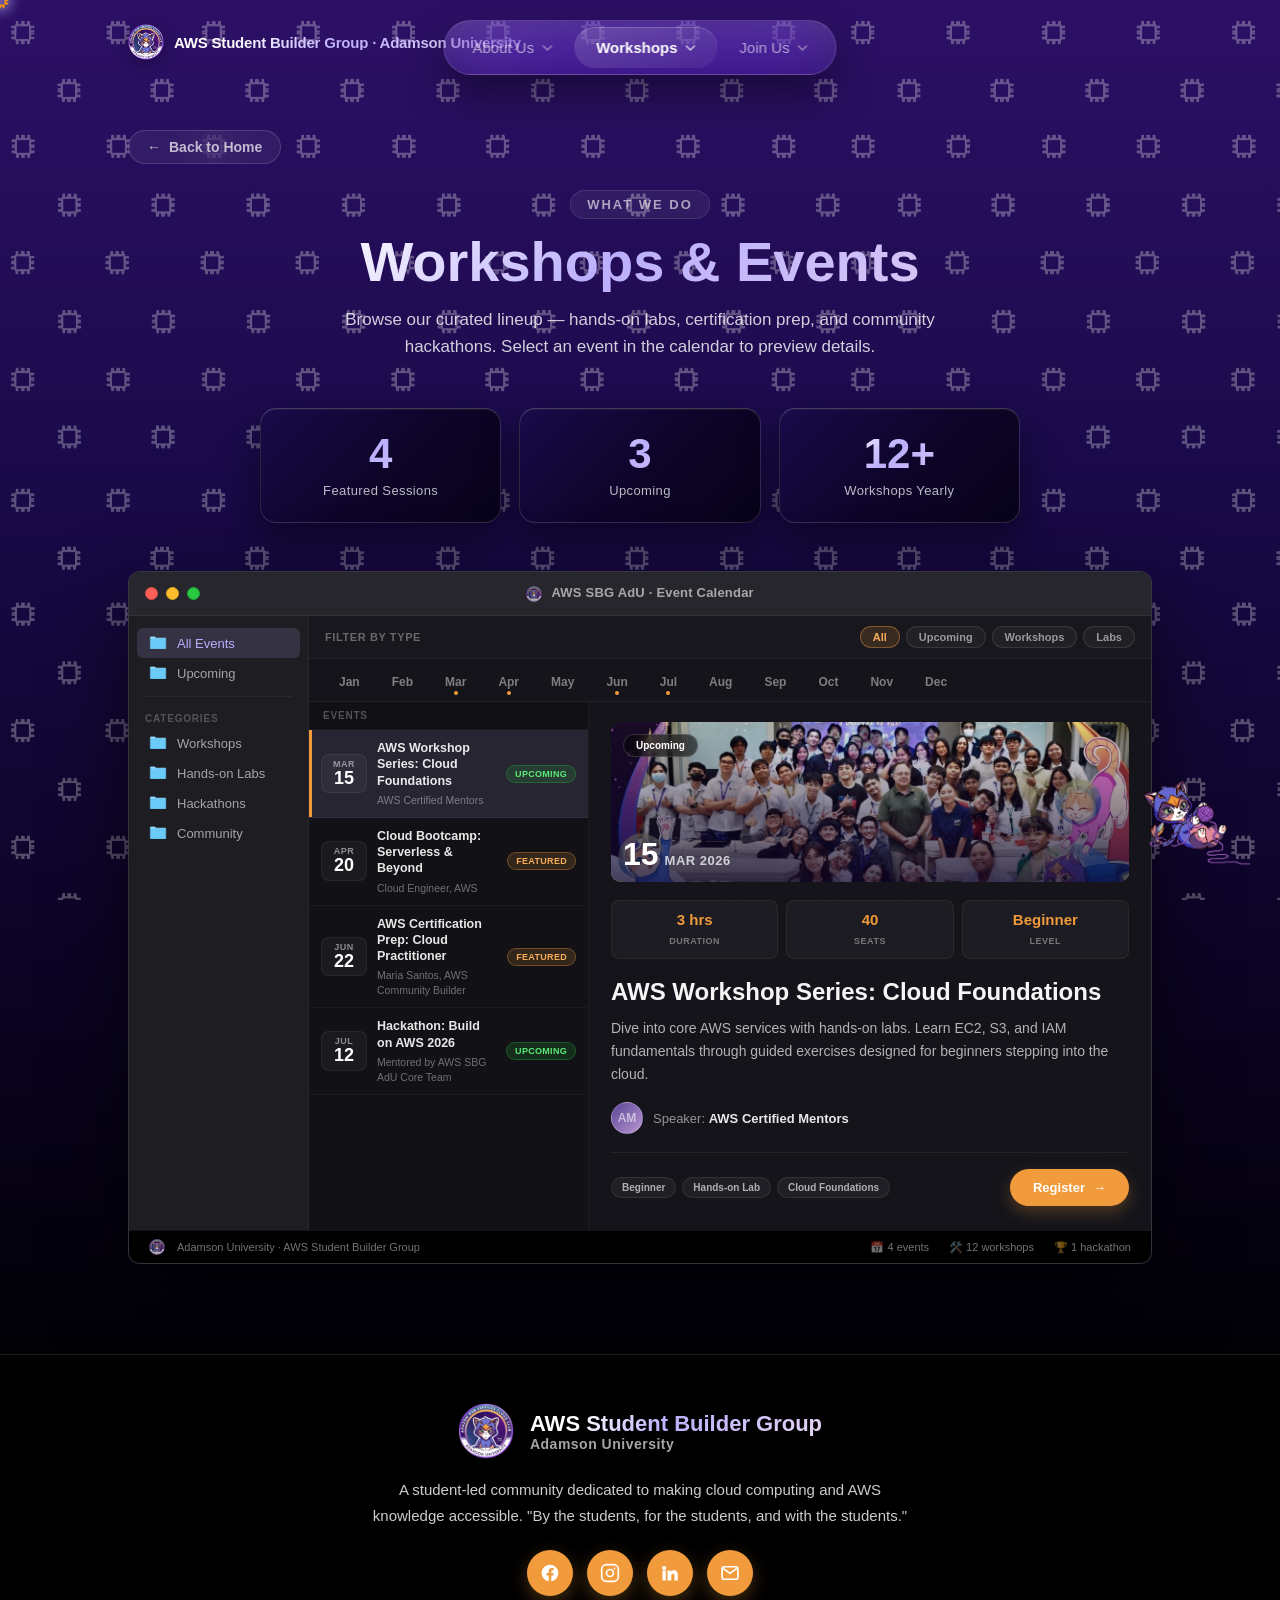
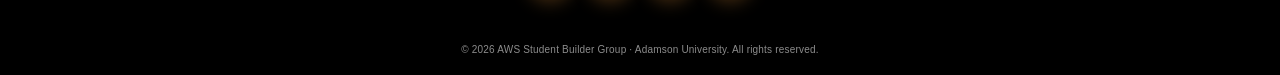
<file: AWS SBG Adamson University/events.html>
<!DOCTYPE html>
<html lang="en">
<head>
    <meta charset="UTF-8" />
    <meta name="viewport" content="width=device-width, initial-scale=1.0, user-scalable=yes" />
    <title>All Events · AWS Student Builder Group · Adamson University</title>
    <link rel="icon" type="image/png" href="img/awscatlogo.png" />
    <style>
        @import url('https://fonts.cdnfonts.com/css/amazon-ember');

        * {
            margin: 0;
            padding: 0;
            box-sizing: border-box;
        }

        :root {
            --bg-gradient: linear-gradient(180deg, #2d1066 0%, #1a0a4a 28%, #0d0428 55%, #000000 85%);
            --accent-gradient: linear-gradient(135deg, #ffffff 18%, #bbaffd 47%, #efdcf1 110%);
            --glow-purple: rgba(187, 175, 253, 0.65);
            --glow-deep: rgba(45, 16, 102, 0.5);
            --glow-light: rgba(239, 220, 241, 0.45);
            --page-padding: 10vw;
        }

        /* ---------- CUSTOM CURSOR ---------- */
        body.custom-cursor-active,
        body.custom-cursor-active * {
            cursor: none !important;
        }

        .custom-cursor-glow {
            position: fixed;
            top: 0;
            left: 0;
            width: 34px;
            height: 34px;
            pointer-events: none;
            z-index: 99998;
            border-radius: 50%;
            background: radial-gradient(circle, var(--glow-light) 0%, var(--glow-purple) 40%, var(--glow-deep) 62%, transparent 70%);
            filter: blur(6px);
            opacity: 0.8;
            transform: translate(-50%, -50%);
            will-change: left, top;
        }

        .custom-cursor {
            position: fixed;
            top: 0;
            left: 0;
            width: 20px;
            height: 20px;
            pointer-events: none;
            z-index: 99999;
            background: url("img/cursor.png") center / contain no-repeat;
            transform: translate(-50%, -50%);
            will-change: left, top;
        }

        @media (pointer: coarse), (max-width: 768px) {
            .custom-cursor,
            .custom-cursor-glow {
                display: none;
            }
        }

        /* ---------- BASE ---------- */
        html {
            min-height: 100%;
            background: var(--bg-gradient);
            background-repeat: no-repeat;
        }

        body {
            font-family: 'Amazon Ember', -apple-system, BlinkMacSystemFont, 'Segoe UI', Roboto, Helvetica, Arial, sans-serif;
            color: #ffffff;
            background: transparent;
            position: relative;
            min-height: 100vh;
        }

        body::before {
            content: '';
            position: fixed;
            inset: 0;
            background-image: url("img/awsrepetitive.png");
            background-repeat: repeat;
            background-size: 840px auto;
            opacity: 0.3;
            pointer-events: none;
            z-index: 0;
            animation: patternShift 28s linear infinite;
        }

        body::after {
            display: none;
        }

        @keyframes gradientShift {
            0% { background-position: 0% 50%; }
            50% { background-position: 100% 50%; }
            100% { background-position: 0% 50%; }
        }

        @keyframes patternShift {
            0% { background-position: 0 0; }
            100% { background-position: 840px 840px; }
        }

        @keyframes fadeInUp {
            from { opacity: 0; transform: translateY(30px); }
            to { opacity: 1; transform: translateY(0); }
        }

        /* ---------- TOP BAR ---------- */
        .top-bar {
            position: fixed;
            top: 20px;
            left: var(--page-padding);
            z-index: 9998;
            display: flex;
            align-items: center;
            gap: 10px;
            height: 44px;
        }

        .top-bar-logo {
            width: 36px;
            height: 36px;
            border-radius: 8px;
            object-fit: contain;
            filter: drop-shadow(0 4px 8px rgba(0, 0, 0, 0.3));
            flex-shrink: 0;
        }

        .top-bar-text {
            font-size: 15px;
            font-weight: 700;
            white-space: nowrap;
            background: var(--accent-gradient);
            -webkit-background-clip: text;
            -webkit-text-fill-color: transparent;
            background-clip: text;
            letter-spacing: -0.2px;
            line-height: 1;
        }

        /* ---------- NAVIGATION DOCK ---------- */
        .liquid-dock {
            position: fixed;
            top: 20px;
            left: 50%;
            transform: translateX(-50%);
            z-index: 9999;
            display: flex;
            align-items: center;
            padding: 6px;
            background: linear-gradient(180deg, rgba(255, 255, 255, 0.15) 0%, rgba(255, 255, 255, 0.06) 100%);
            backdrop-filter: blur(35px) saturate(200%);
            -webkit-backdrop-filter: blur(35px) saturate(200%);
            border-radius: 100px;
            border: 1px solid rgba(255, 255, 255, 0.15);
            box-shadow: 0 20px 40px rgba(0, 0, 0, 0.4);
        }

        .dock-item {
            background: transparent;
            border: none;
            cursor: pointer;
            color: rgba(255, 255, 255, 0.6);
            font-size: 15px;
            font-weight: 500;
            padding: 12px 22px;
            border-radius: 50px;
            display: inline-flex;
            justify-content: center;
            align-items: center;
            gap: 6px;
            white-space: nowrap;
            text-decoration: none;
            transition: color 0.3s ease, background 0.3s ease;
            position: relative;
            z-index: 20;
        }

        .dock-item:hover {
            color: rgba(255, 255, 255, 0.9);
        }

        .dock-item.active {
            color: #ffffff;
            font-weight: 700;
            background: linear-gradient(135deg, rgba(255, 255, 255, 0.14) 0%, rgba(255, 255, 255, 0.05) 100%);
            box-shadow: inset 0 1px 1px rgba(255, 255, 255, 0.2);
        }

        /* ---------- NAV DROPDOWN (macOS / iOS style) ---------- */
        .dock-item-wrap {
            position: relative;
            display: flex;
            align-items: center;
        }

        .nav-caret {
            display: inline-flex;
            align-items: center;
            margin-left: 2px;
            opacity: 0.7;
            transition: transform 0.25s ease;
        }

        .dock-item-wrap.open .nav-caret {
            transform: rotate(180deg);
        }

        .nav-dropdown {
            position: absolute;
            top: calc(100% + 14px);
            left: 50%;
            transform: translateX(-50%) translateY(-8px) scale(0.96);
            transform-origin: top center;
            min-width: 240px;
            padding: 8px;
            background: linear-gradient(180deg, rgba(42, 32, 70, 0.86) 0%, rgba(24, 16, 46, 0.84) 100%);
            backdrop-filter: blur(34px) saturate(180%);
            -webkit-backdrop-filter: blur(34px) saturate(180%);
            border: 1px solid rgba(255, 255, 255, 0.14);
            border-radius: 16px;
            box-shadow: 0 24px 50px rgba(0, 0, 0, 0.5), inset 0 1px 1px rgba(255, 255, 255, 0.12);
            opacity: 0;
            pointer-events: none;
            transition: opacity 0.22s ease, transform 0.22s cubic-bezier(0.25, 1, 0.5, 1);
            z-index: 40;
        }

        .dock-item-wrap.open .nav-dropdown {
            opacity: 1;
            pointer-events: auto;
            transform: translateX(-50%) translateY(0) scale(1);
        }

        .nav-dropdown::before {
            content: '';
            position: absolute;
            top: -6px;
            left: 50%;
            transform: translateX(-50%) rotate(45deg);
            width: 12px;
            height: 12px;
            background: rgba(42, 32, 70, 0.86);
            border-left: 1px solid rgba(255, 255, 255, 0.14);
            border-top: 1px solid rgba(255, 255, 255, 0.14);
            border-radius: 3px 0 0 0;
        }

        .nav-dropdown-item {
            display: flex;
            align-items: center;
            gap: 12px;
            padding: 10px 14px;
            border-radius: 10px;
            color: rgba(255, 255, 255, 0.85);
            font-size: 14px;
            font-weight: 500;
            text-decoration: none;
            cursor: pointer;
            white-space: nowrap;
            transition: background 0.18s ease, color 0.18s ease;
        }

        .nav-dropdown-item:hover {
            background: rgba(187, 175, 253, 0.18);
            color: #ffffff;
        }

        .nav-dropdown-item.primary {
            background: rgba(187, 175, 253, 0.16);
            color: #ffffff;
            font-weight: 700;
        }

        .nav-dropdown-item.primary:hover {
            background: rgba(187, 175, 253, 0.3);
        }

        .nav-dropdown-icon {
            width: 20px;
            height: 20px;
            flex-shrink: 0;
            background: url("img/folder.png") center / contain no-repeat;
        }

        .nav-dropdown-divider {
            height: 1px;
            margin: 6px 8px;
            background: rgba(255, 255, 255, 0.1);
        }

        /* ---------- PAGE CONTENT ---------- */
        .events-page {
            position: relative;
            z-index: 1;
            padding: 130px var(--page-padding) 90px;
        }

        .events-header {
            text-align: center;
            margin-bottom: 48px;
            animation: fadeInUp 0.8s ease-out both;
        }

        .events-back {
            display: inline-flex;
            align-items: center;
            gap: 8px;
            color: rgba(255, 255, 255, 0.7);
            text-decoration: none;
            font-size: 14px;
            font-weight: 600;
            padding: 8px 18px;
            border-radius: 100px;
            border: 1px solid rgba(255, 255, 255, 0.15);
            background: rgba(255, 255, 255, 0.06);
            backdrop-filter: blur(16px);
            -webkit-backdrop-filter: blur(16px);
            transition: transform 0.25s ease, background 0.25s ease, border-color 0.25s ease;
            margin-bottom: 26px;
        }

        .events-back:hover {
            background: rgba(255, 255, 255, 0.14);
            border-color: rgba(255, 255, 255, 0.4);
            transform: translateY(-2px);
        }

        .events-back .arrow {
            transition: transform 0.25s ease;
        }

        .events-back:hover .arrow {
            transform: translateX(-4px);
        }

        .events-label {
            display: inline-block;
            font-size: 13px;
            font-weight: 700;
            letter-spacing: 2px;
            text-transform: uppercase;
            color: rgba(255, 255, 255, 0.6);
            margin-bottom: 14px;
            padding: 6px 16px;
            background: rgba(255, 255, 255, 0.06);
            border-radius: 100px;
            border: 1px solid rgba(255, 255, 255, 0.1);
        }

        .events-header h1 {
            font-size: clamp(34px, 5vw, 56px);
            font-weight: 800;
            line-height: 1.05;
            margin-bottom: 14px;
            background: var(--accent-gradient);
            -webkit-background-clip: text;
            -webkit-text-fill-color: transparent;
            background-clip: text;
        }

        .events-header .events-subtitle {
            font-size: clamp(14px, 1.4vw, 17px);
            color: rgba(255, 255, 255, 0.8);
            line-height: 1.6;
            max-width: 620px;
            margin: 0 auto;
        }

        /* ---------- EVENT STATS STRIP ---------- */
        .ev-stats {
            display: grid;
            grid-template-columns: repeat(3, 1fr);
            gap: 18px;
            margin: 0 auto 48px;
            max-width: 760px;
            animation: fadeInUp 0.8s ease-out 0.15s both;
        }

        .ev-stat {
            text-align: center;
            padding: 24px 18px;
            border-radius: 16px;
            background: linear-gradient(135deg, #1a0a4a 0%, #0d0428 55%, #08031a 100%);
            border: 1px solid rgba(255, 255, 255, 0.14);
            border-top: 1px solid rgba(255, 255, 255, 0.22);
            box-shadow: 0 18px 40px rgba(0, 0, 0, 0.45), inset 0 1px 0 rgba(255, 255, 255, 0.06);
            transition: transform 0.3s ease, box-shadow 0.3s ease, border-color 0.3s ease;
        }

        .ev-stat:hover {
            transform: translateY(-5px);
            box-shadow: 0 28px 55px rgba(0, 0, 0, 0.52), inset 0 1px 0 rgba(255, 255, 255, 0.08);
            border-color: rgba(255, 255, 255, 0.28);
            background: linear-gradient(135deg, #221060 0%, #0f0530 55%, #0a0420 100%);
        }

        .ev-stat-num {
            font-size: clamp(28px, 4vw, 42px);
            font-weight: 900;
            line-height: 1;
            background: var(--accent-gradient);
            -webkit-background-clip: text;
            -webkit-text-fill-color: transparent;
            background-clip: text;
        }

        .ev-stat-label {
            font-size: 13px;
            color: rgba(255, 255, 255, 0.72);
            margin-top: 8px;
            letter-spacing: 0.4px;
        }

        /* ---------- FINDER WINDOW ---------- */
        .ev-finder-wrap {
            max-width: 1160px;
            margin: 0 auto;
            animation: fadeInUp 0.85s ease-out 0.25s both;
        }

        @keyframes evPulseGlow {
            0%, 100% { box-shadow: 0 30px 80px rgba(0, 0, 0, 0.6), 0 0 0 1px rgba(255, 255, 255, 0.05) inset, 0 0 20px rgba(187, 175, 253, 0.08); }
            50% { box-shadow: 0 30px 80px rgba(0, 0, 0, 0.6), 0 0 0 1px rgba(255, 255, 255, 0.05) inset, 0 0 40px rgba(242, 155, 60, 0.12); }
        }

        .ev-finder-window {
            position: relative;
            width: 100%;
            border-radius: 12px;
            background: rgba(28, 26, 42, 0.92);
            backdrop-filter: blur(55px) saturate(180%);
            -webkit-backdrop-filter: blur(55px) saturate(180%);
            border: 1px solid rgba(255, 255, 255, 0.12);
            box-shadow: 0 30px 80px rgba(0, 0, 0, 0.6), 0 0 0 1px rgba(255, 255, 255, 0.05) inset;
            overflow: hidden;
            animation: evPulseGlow 4s ease-in-out infinite;
            display: flex;
            flex-direction: column;
            min-height: 520px;
        }

        .ev-finder-titlebar {
            display: flex;
            align-items: center;
            padding: 10px 16px;
            background: rgba(40, 40, 45, 0.95);
            border-bottom: 1px solid rgba(255, 255, 255, 0.06);
            flex-shrink: 0;
            gap: 12px;
            min-height: 44px;
        }

        .ev-finder-controls { display: flex; gap: 8px; flex-shrink: 0; }

        .ev-finder-control {
            width: 13px; height: 13px; border-radius: 50%;
            border: 1px solid rgba(0, 0, 0, 0.15);
        }

        .ev-finder-control.red { background: #ff5f57; border-color: #e04e47; }
        .ev-finder-control.yellow { background: #ffbd2e; border-color: #e0a524; }
        .ev-finder-control.green { background: #28c840; border-color: #1fa833; }

        .ev-finder-title {
            flex: 1;
            text-align: center;
            font-size: 13px;
            font-weight: 600;
            color: rgba(255, 255, 255, 0.6);
            letter-spacing: 0.2px;
            font-family: -apple-system, BlinkMacSystemFont, 'Segoe UI', Roboto, sans-serif;
        }

        .ev-finder-title-icon {
            display: inline-block;
            width: 16px; height: 16px;
            background: url("img/awscatlogo.png") center / contain no-repeat;
            vertical-align: middle;
            margin-right: 6px;
            filter: brightness(0.8);
        }

        .ev-finder-body {
            display: flex;
            flex: 1;
            min-height: 0;
            background: rgba(20, 20, 25, 0.88);
        }

        .ev-finder-sidebar {
            width: 180px;
            flex-shrink: 0;
            background: rgba(30, 30, 35, 0.9);
            border-right: 1px solid rgba(255, 255, 255, 0.05);
            padding: 12px 0;
        }

        .ev-finder-sidebar-item {
            display: flex;
            align-items: center;
            gap: 10px;
            padding: 6px 12px;
            margin: 0 8px;
            border-radius: 6px;
            font-size: 13px;
            color: rgba(255, 255, 255, 0.6);
            font-weight: 500;
            white-space: nowrap;
            cursor: pointer;
            transition: background 0.15s ease, color 0.15s ease;
            border: none;
            background: transparent;
            width: calc(100% - 16px);
            text-align: left;
            font-family: inherit;
        }

        .ev-finder-sidebar-item:hover {
            background: rgba(255, 255, 255, 0.06);
            color: rgba(255, 255, 255, 0.8);
        }

        .ev-finder-sidebar-item.active {
            background: rgba(187, 175, 253, 0.15);
            color: #bbaffd;
        }

        .ev-finder-sidebar-item .icon {
            width: 18px; height: 18px;
            background: url("img/folder.png") center / contain no-repeat;
            flex-shrink: 0;
        }

        .ev-finder-sidebar-divider {
            height: 1px;
            background: rgba(255, 255, 255, 0.05);
            margin: 8px 16px;
        }

        .ev-finder-sidebar-label {
            font-size: 10px;
            font-weight: 700;
            text-transform: uppercase;
            letter-spacing: 0.8px;
            color: rgba(255, 255, 255, 0.25);
            padding: 8px 16px 4px;
        }

        .ev-finder-main {
            flex: 1;
            display: flex;
            flex-direction: column;
            min-width: 0;
            min-height: 0;
        }

        .ev-finder-toolbar {
            display: flex;
            align-items: center;
            justify-content: space-between;
            gap: 12px;
            padding: 10px 16px;
            border-bottom: 1px solid rgba(255, 255, 255, 0.05);
            background: rgba(25, 25, 30, 0.88);
            flex-shrink: 0;
            flex-wrap: wrap;
        }

        .ev-finder-toolbar-label {
            font-size: 11px;
            font-weight: 700;
            letter-spacing: 0.6px;
            text-transform: uppercase;
            color: rgba(255, 255, 255, 0.35);
        }

        .ev-filter-chips {
            display: flex;
            gap: 6px;
            flex-wrap: wrap;
        }

        .ev-filter-chip {
            font-size: 11px;
            font-weight: 600;
            padding: 4px 12px;
            border-radius: 100px;
            border: 1px solid rgba(255, 255, 255, 0.1);
            background: rgba(255, 255, 255, 0.04);
            color: rgba(255, 255, 255, 0.55);
            cursor: pointer;
            transition: background 0.18s ease, border-color 0.18s ease, color 0.18s ease;
            font-family: inherit;
        }

        .ev-filter-chip:hover {
            background: rgba(255, 255, 255, 0.08);
            color: rgba(255, 255, 255, 0.85);
        }

        .ev-filter-chip.active {
            background: rgba(242, 155, 60, 0.15);
            border-color: rgba(242, 155, 60, 0.4);
            color: #f7ad58;
        }

        .ev-month-strip {
            display: flex;
            gap: 4px;
            padding: 10px 16px 0;
            overflow-x: auto;
            flex-shrink: 0;
        }

        .ev-month-strip::-webkit-scrollbar { height: 0; }

        .ev-month-tab {
            flex-shrink: 0;
            padding: 6px 14px 10px;
            border: none;
            background: transparent;
            color: rgba(255, 255, 255, 0.45);
            font-size: 12px;
            font-weight: 700;
            cursor: pointer;
            border-bottom: 2px solid transparent;
            transition: color 0.2s ease, border-color 0.2s ease;
            font-family: inherit;
            position: relative;
        }

        .ev-month-tab.has-events::after {
            content: '';
            position: absolute;
            bottom: 4px;
            left: 50%;
            transform: translateX(-50%);
            width: 4px;
            height: 4px;
            border-radius: 50%;
            background: #f29b3c;
        }

        .ev-month-tab.active {
            color: #fff;
            border-bottom-color: #f29b3c;
        }

        .ev-month-tab:hover:not(.active) {
            color: rgba(255, 255, 255, 0.75);
        }

        .ev-split {
            display: grid;
            grid-template-columns: minmax(220px, 280px) 1fr;
            flex: 1;
            min-height: 0;
            border-top: 1px solid rgba(255, 255, 255, 0.05);
        }

        .ev-list-panel {
            border-right: 1px solid rgba(255, 255, 255, 0.05);
            overflow-y: auto;
            background: rgba(18, 18, 22, 0.85);
        }

        .ev-list-panel::-webkit-scrollbar { width: 3px; }
        .ev-list-panel::-webkit-scrollbar-thumb {
            background: rgba(255, 255, 255, 0.12);
            border-radius: 2px;
        }

        .ev-list-header {
            padding: 8px 14px;
            font-size: 10px;
            font-weight: 700;
            letter-spacing: 0.8px;
            text-transform: uppercase;
            color: rgba(255, 255, 255, 0.28);
            border-bottom: 1px solid rgba(255, 255, 255, 0.04);
            position: sticky;
            top: 0;
            background: rgba(18, 18, 22, 0.96);
            backdrop-filter: blur(8px);
            z-index: 2;
        }

        .ev-list-row {
            display: grid;
            grid-template-columns: 46px 1fr auto;
            gap: 10px;
            align-items: center;
            width: 100%;
            padding: 10px 12px;
            border: none;
            border-bottom: 1px solid rgba(255, 255, 255, 0.04);
            background: transparent;
            cursor: pointer;
            text-align: left;
            font-family: inherit;
            transition: background 0.15s ease;
        }

        .ev-list-row:hover {
            background: rgba(255, 255, 255, 0.04);
        }

        .ev-list-row.selected {
            background: rgba(187, 175, 253, 0.12);
            box-shadow: inset 3px 0 0 #f29b3c;
        }

        .ev-list-date {
            text-align: center;
            padding: 4px 0;
            border-radius: 8px;
            background: rgba(255, 255, 255, 0.04);
            border: 1px solid rgba(255, 255, 255, 0.06);
        }

        .ev-list-date-month {
            display: block;
            font-size: 9px;
            font-weight: 800;
            text-transform: uppercase;
            letter-spacing: 0.5px;
            color: rgba(255, 255, 255, 0.5);
        }

        .ev-list-date-day {
            display: block;
            font-size: 18px;
            font-weight: 900;
            color: #fff;
            line-height: 1.1;
        }

        .ev-list-info h3 {
            font-size: 12.5px;
            font-weight: 700;
            color: rgba(255, 255, 255, 0.9);
            line-height: 1.3;
            margin-bottom: 3px;
        }

        .ev-list-info span {
            font-size: 10.5px;
            color: rgba(255, 255, 255, 0.4);
        }

        .ev-list-badge {
            font-size: 9px;
            font-weight: 700;
            padding: 3px 8px;
            border-radius: 100px;
            text-transform: uppercase;
            letter-spacing: 0.3px;
            white-space: nowrap;
        }

        .ev-list-badge.upcoming {
            background: rgba(40, 200, 64, 0.15);
            color: #5de878;
            border: 1px solid rgba(40, 200, 64, 0.3);
        }

        .ev-list-badge.featured {
            background: rgba(242, 155, 60, 0.15);
            color: #f7ad58;
            border: 1px solid rgba(242, 155, 60, 0.35);
        }

        .ev-list-badge.past {
            background: rgba(255, 255, 255, 0.06);
            color: rgba(255, 255, 255, 0.45);
            border: 1px solid rgba(255, 255, 255, 0.1);
        }

        .ev-list-empty {
            padding: 32px 16px;
            text-align: center;
            font-size: 13px;
            color: rgba(255, 255, 255, 0.35);
        }

        .ev-preview-panel {
            overflow-y: auto;
            padding: 20px 22px 24px;
            position: relative;
        }

        .ev-preview-panel::-webkit-scrollbar { width: 3px; }
        .ev-preview-panel::-webkit-scrollbar-thumb {
            background: rgba(255, 255, 255, 0.12);
            border-radius: 2px;
        }

        .ev-preview-hero {
            position: relative;
            border-radius: 10px;
            overflow: hidden;
            min-height: 160px;
            background-size: cover;
            background-position: center;
            margin-bottom: 18px;
        }

        .ev-preview-hero::after {
            content: '';
            position: absolute;
            inset: 0;
            background: linear-gradient(180deg, rgba(13, 4, 40, 0.1) 0%, rgba(13, 4, 40, 0.75) 100%);
        }

        .ev-preview-hero-badge {
            position: absolute;
            top: 12px;
            left: 12px;
            z-index: 2;
            font-size: 10px;
            font-weight: 700;
            padding: 5px 12px;
            border-radius: 100px;
            background: rgba(0, 0, 0, 0.55);
            backdrop-filter: blur(8px);
            border: 1px solid rgba(255, 255, 255, 0.15);
        }

        .ev-preview-hero-date {
            position: absolute;
            bottom: 12px;
            left: 12px;
            z-index: 2;
            display: flex;
            align-items: baseline;
            gap: 6px;
        }

        .ev-preview-hero-date .day {
            font-size: 32px;
            font-weight: 900;
            line-height: 1;
        }

        .ev-preview-hero-date .month-year {
            font-size: 13px;
            font-weight: 700;
            color: rgba(255, 255, 255, 0.75);
            text-transform: uppercase;
            letter-spacing: 0.5px;
        }

        .ev-preview-title {
            font-size: clamp(18px, 2vw, 24px);
            font-weight: 800;
            line-height: 1.25;
            margin-bottom: 10px;
            color: rgba(255, 255, 255, 0.96);
        }

        .ev-preview-desc {
            font-size: 14px;
            line-height: 1.65;
            color: rgba(255, 255, 255, 0.68);
            margin-bottom: 16px;
        }

        .ev-preview-meta {
            display: flex;
            align-items: center;
            gap: 10px;
            margin-bottom: 18px;
            font-size: 13px;
            color: rgba(255, 255, 255, 0.55);
        }

        .ev-preview-avatar {
            width: 32px;
            height: 32px;
            border-radius: 50%;
            background: linear-gradient(135deg, #5a4494, #b897d4);
            display: inline-flex;
            align-items: center;
            justify-content: center;
            font-size: 12px;
            font-weight: 800;
            flex-shrink: 0;
            border: 1px solid rgba(255, 255, 255, 0.2);
        }

        .ev-preview-meta strong {
            color: rgba(255, 255, 255, 0.9);
            font-weight: 700;
        }

        .ev-preview-footer {
            display: flex;
            align-items: center;
            justify-content: space-between;
            gap: 12px;
            flex-wrap: wrap;
            padding-top: 16px;
            border-top: 1px solid rgba(255, 255, 255, 0.06);
        }

        .ev-preview-tags {
            display: flex;
            gap: 6px;
            flex-wrap: wrap;
        }

        .ev-tag {
            font-size: 10px;
            font-weight: 600;
            color: rgba(255, 255, 255, 0.65);
            padding: 4px 10px;
            border-radius: 100px;
            background: rgba(255, 255, 255, 0.05);
            border: 1px solid rgba(255, 255, 255, 0.08);
        }

        .ev-register-btn {
            display: inline-flex;
            align-items: center;
            gap: 8px;
            font-family: 'Amazon Ember', sans-serif;
            font-size: 13px;
            font-weight: 700;
            color: #ffffff;
            text-decoration: none;
            padding: 10px 22px;
            border-radius: 100px;
            background: #f29b3c;
            border: 1px solid rgba(242, 155, 60, 0.6);
            box-shadow: 0 6px 16px rgba(242, 155, 60, 0.28);
            cursor: pointer;
            transition: transform 0.25s ease, background 0.25s ease, box-shadow 0.25s ease;
        }

        .ev-register-btn:hover {
            background: #f7ad58;
            transform: translateY(-2px);
            box-shadow: 0 0 22px rgba(242, 155, 60, 0.5);
        }

        .ev-register-btn .arrow { transition: transform 0.25s ease; }
        .ev-register-btn:hover .arrow { transform: translateX(4px); }

        .ev-preview-highlights {
            display: grid;
            grid-template-columns: repeat(3, 1fr);
            gap: 8px;
            margin-bottom: 18px;
        }

        .ev-preview-highlight {
            padding: 10px 12px;
            border-radius: 8px;
            background: rgba(255, 255, 255, 0.035);
            border: 1px solid rgba(255, 255, 255, 0.06);
            text-align: center;
        }

        .ev-preview-highlight .val {
            display: block;
            font-size: 15px;
            font-weight: 900;
            color: #f29b3c;
            margin-bottom: 2px;
        }

        .ev-preview-highlight .lbl {
            font-size: 9px;
            font-weight: 700;
            text-transform: uppercase;
            letter-spacing: 0.5px;
            color: rgba(255, 255, 255, 0.4);
        }

        .ev-finder-footer {
            position: relative;
            z-index: 3;
            padding: 8px 20px;
            border-top: 1px solid rgba(255, 255, 255, 0.08);
            display: flex;
            justify-content: space-between;
            align-items: center;
            flex-shrink: 0;
            font-size: 11px;
            color: rgba(255, 255, 255, 0.45);
            background: #000000;
            min-height: 32px;
            font-family: -apple-system, BlinkMacSystemFont, 'Segoe UI', Roboto, sans-serif;
        }

        .ev-finder-footer > span {
            display: flex;
            align-items: center;
            gap: 6px;
        }

        .ev-finder-footer-items { display: flex; gap: 20px; }
        .ev-finder-footer-items span { display: flex; align-items: center; gap: 4px; }

        /* ---------- FLOATING CAT STICKER ---------- */
        @keyframes float { 0%, 100% { transform: translateY(0); } 50% { transform: translateY(-15px); } }
        .sticker {
            position: fixed; bottom: 30px; right: 30px; width: 120px; height: auto;
            z-index: 999; animation: float 3s ease-in-out infinite; pointer-events: none;
        }

        /* ---------- SITE FOOTER ---------- */
        .site-footer {
            width: 100%;
            padding: 0;
            display: flex;
            flex-direction: column;
            align-items: stretch;
            position: relative;
            z-index: 2;
            isolation: isolate;
        }

        .site-footer-card {
            position: relative;
            width: 100%;
            background: #000000;
            border-top: 1px solid rgba(255, 255, 255, 0.1);
            box-shadow: none;
        }

        .site-footer-card::before {
            display: none;
        }

        .site-footer-main {
            position: relative;
            z-index: 1;
            width: 100%;
            max-width: 1200px;
            margin: 0 auto;
            padding: 48px 10vw 32px;
            text-align: center;
            display: flex;
            flex-direction: column;
            align-items: center;
            gap: 18px;
        }

        .site-footer-logo-row {
            display: flex;
            align-items: center;
            gap: 16px;
        }

        .site-footer-logo {
            width: 56px;
            height: 56px;
            border-radius: 12px;
            object-fit: contain;
            filter: drop-shadow(0 4px 12px rgba(0, 0, 0, 0.4));
            flex-shrink: 0;
        }

        .site-footer-titles {
            display: flex;
            flex-direction: column;
            align-items: flex-start;
            line-height: 1.15;
        }

        .site-footer-title {
            font-size: 22px;
            font-weight: 800;
            background: var(--accent-gradient);
            -webkit-background-clip: text;
            -webkit-text-fill-color: transparent;
            background-clip: text;
        }

        .site-footer-subtitle {
            font-size: 14px;
            font-weight: 600;
            color: rgba(255, 255, 255, 0.65);
            letter-spacing: 0.5px;
        }

        .site-footer-desc {
            max-width: 540px;
            margin: 0;
            font-size: 15px;
            line-height: 1.7;
            color: rgba(255, 255, 255, 0.8);
        }

        .site-footer-socials {
            display: flex;
            gap: 14px;
            margin-top: 4px;
        }

        .site-footer-social {
            width: 46px;
            height: 46px;
            border-radius: 50%;
            display: inline-flex;
            align-items: center;
            justify-content: center;
            color: #fff;
            background: #f29b3c;
            border: 1px solid rgba(242, 155, 60, 0.6);
            box-shadow: 0 6px 18px rgba(242, 155, 60, 0.3);
            backdrop-filter: blur(16px);
            -webkit-backdrop-filter: blur(16px);
            transition: transform 0.25s ease, background 0.25s ease, border-color 0.25s ease, box-shadow 0.25s ease;
        }

        .site-footer-social:hover {
            transform: translateY(-3px);
            background: #f7ad58;
            border-color: rgba(230, 158, 69, 0.9);
            box-shadow: 0 0 22px rgba(242, 155, 60, 0.55);
        }

        .site-footer-social svg {
            width: 20px;
            height: 20px;
            display: block;
        }

        .site-footer-bottom {
            position: relative;
            z-index: 1;
            padding: 16px 10vw 20px;
            text-align: center;
            font-size: 10px;
            letter-spacing: 0.2px;
            color: rgba(255, 255, 255, 0.55);
            background: #000000;
        }

        /* ---------- RESPONSIVE ---------- */
        @media (max-width: 1024px) {
            :root {
                --page-padding: 5vw;
            }
            .ev-finder-sidebar { display: none; }
            .ev-split {
                grid-template-columns: 1fr;
            }
            .ev-list-panel {
                border-right: none;
                border-bottom: 1px solid rgba(255, 255, 255, 0.05);
                max-height: 220px;
            }
            .ev-preview-highlights {
                grid-template-columns: repeat(3, 1fr);
            }
        }

        @media (max-width: 768px) {
            :root {
                --page-padding: 5vw;
            }
            .top-bar {
                top: 12px;
            }
            .top-bar-text {
                display: none;
            }
            .liquid-dock {
                top: 12px;
                padding: 4px;
            }
            .dock-item {
                font-size: 13px;
                padding: 9px 16px;
            }
            .events-page {
                padding: 100px 5vw 70px;
            }
            .ev-stats {
                grid-template-columns: 1fr;
                max-width: 360px;
                gap: 14px;
            }
            .ev-preview-highlights {
                grid-template-columns: 1fr 1fr 1fr;
            }
            .sticker { width: 80px; bottom: 16px; right: 16px; }
            .site-footer { padding: 0; }
            .site-footer-main { padding: 36px 5vw 28px; }
            .site-footer-logo-row { flex-direction: column; gap: 10px; }
            .site-footer-titles { align-items: center; text-align: center; }
            .site-footer-title { font-size: 19px; }
            .site-footer-desc { font-size: 14px; }
            .site-footer-bottom { padding: 14px 5vw 16px; font-size: 9px; }
        }

        @media (max-width: 480px) {
            .ev-preview-footer {
                flex-direction: column;
                align-items: stretch;
            }
            .ev-register-btn {
                justify-content: center;
            }
            .ev-preview-highlights {
                grid-template-columns: 1fr;
            }
            .ev-finder-toolbar {
                flex-direction: column;
                align-items: flex-start;
            }
        }
    </style>
</head>
<body>
    <div class="custom-cursor-glow" id="custom-cursor-glow" aria-hidden="true"></div>
    <div class="custom-cursor" id="custom-cursor" aria-hidden="true"></div>

    <!-- TOP BAR WITH LOGO -->
    <div class="top-bar">
        <img src="img/awscatlogo.png" alt="AWS Cat Logo" class="top-bar-logo" />
        <span class="top-bar-text">AWS Student Builder Group · Adamson University</span>
    </div>

    <!-- NAVIGATION DOCK -->
    <nav class="liquid-dock">
        <div class="dock-item-wrap" id="about-wrap">
            <button class="dock-item" type="button" aria-haspopup="true" aria-expanded="false" data-dropdown-trigger>
                About Us
                <span class="nav-caret" aria-hidden="true">
                    <svg viewBox="0 0 10 6" width="10" height="6"><path d="M1 1l4 4 4-4" fill="none" stroke="currentColor" stroke-width="1.6" stroke-linecap="round" stroke-linejoin="round"/></svg>
                </span>
            </button>
            <div class="nav-dropdown" role="menu" aria-label="About menu">
                <a class="nav-dropdown-item primary" href="index.html" role="menuitem">About Overview</a>
                <div class="nav-dropdown-divider"></div>
                <a class="nav-dropdown-item" href="org-history.html" role="menuitem">Org History</a>
                <a class="nav-dropdown-item" href="officers.html" role="menuitem">Officers</a>
                <a class="nav-dropdown-item" href="sbg.html" role="menuitem">SBG</a>
            </div>
        </div>
        <div class="dock-item-wrap" id="workshops-wrap">
            <button class="dock-item active" type="button" aria-haspopup="true" aria-expanded="false" data-dropdown-trigger>
                Workshops
                <span class="nav-caret" aria-hidden="true">
                    <svg viewBox="0 0 10 6" width="10" height="6"><path d="M1 1l4 4 4-4" fill="none" stroke="currentColor" stroke-width="1.6" stroke-linecap="round" stroke-linejoin="round"/></svg>
                </span>
            </button>
            <div class="nav-dropdown" role="menu" aria-label="Workshops menu">
                <a class="nav-dropdown-item" href="index.html#workshops" role="menuitem">Workshops Overview</a>
                <div class="nav-dropdown-divider"></div>
                <a class="nav-dropdown-item primary" href="events.html" role="menuitem">View All Events</a>
            </div>
        </div>
        <div class="dock-item-wrap" id="join-wrap">
            <button class="dock-item" type="button" aria-haspopup="true" aria-expanded="false" data-dropdown-trigger>
                Join Us
                <span class="nav-caret" aria-hidden="true">
                    <svg viewBox="0 0 10 6" width="10" height="6"><path d="M1 1l4 4 4-4" fill="none" stroke="currentColor" stroke-width="1.6" stroke-linecap="round" stroke-linejoin="round"/></svg>
                </span>
            </button>
            <div class="nav-dropdown" role="menu" aria-label="Join menu">
                <a class="nav-dropdown-item" href="index.html#join" role="menuitem">Join Overview</a>
                <div class="nav-dropdown-divider"></div>
                <a class="nav-dropdown-item" href="join.html" role="menuitem">Fill a Form</a>
            </div>
        </div>
    </nav>

    <!-- PAGE CONTENT -->
    <main class="events-page">
        <a class="events-back" href="index.html">
            <span class="arrow">←</span>
            Back to Home
        </a>
        <header class="events-header">
            <div>
                <span class="events-label">What We Do</span>
            </div>
            <h1>Workshops &amp; Events</h1>
            <p class="events-subtitle">Browse our curated lineup — hands-on labs, certification prep, and community hackathons. Select an event in the calendar to preview details.</p>
        </header>

        <div class="ev-stats">
            <div class="ev-stat">
                <div class="ev-stat-num">4</div>
                <div class="ev-stat-label">Featured Sessions</div>
            </div>
            <div class="ev-stat">
                <div class="ev-stat-num">3</div>
                <div class="ev-stat-label">Upcoming</div>
            </div>
            <div class="ev-stat">
                <div class="ev-stat-num">12+</div>
                <div class="ev-stat-label">Workshops Yearly</div>
            </div>
        </div>

        <div class="ev-finder-wrap">
            <div class="ev-finder-window">
                <div class="ev-finder-titlebar">
                    <div class="ev-finder-controls">
                        <span class="ev-finder-control red" aria-hidden="true"></span>
                        <span class="ev-finder-control yellow" aria-hidden="true"></span>
                        <span class="ev-finder-control green" aria-hidden="true"></span>
                    </div>
                    <div class="ev-finder-title">
                        <span class="ev-finder-title-icon" aria-hidden="true"></span>
                        AWS SBG AdU · Event Calendar
                    </div>
                    <div class="ev-finder-controls" aria-hidden="true" style="visibility:hidden">
                        <span class="ev-finder-control red"></span>
                        <span class="ev-finder-control yellow"></span>
                        <span class="ev-finder-control green"></span>
                    </div>
                </div>

                <div class="ev-finder-body">
                    <aside class="ev-finder-sidebar" id="ev-sidebar" aria-label="Event folders">
                        <button type="button" class="ev-finder-sidebar-item active" data-filter="all">
                            <span class="icon" aria-hidden="true"></span>All Events
                        </button>
                        <button type="button" class="ev-finder-sidebar-item" data-filter="upcoming">
                            <span class="icon" aria-hidden="true"></span>Upcoming
                        </button>
                        <div class="ev-finder-sidebar-divider"></div>
                        <div class="ev-finder-sidebar-label">Categories</div>
                        <button type="button" class="ev-finder-sidebar-item" data-filter="workshop">
                            <span class="icon" aria-hidden="true"></span>Workshops
                        </button>
                        <button type="button" class="ev-finder-sidebar-item" data-filter="lab">
                            <span class="icon" aria-hidden="true"></span>Hands-on Labs
                        </button>
                        <button type="button" class="ev-finder-sidebar-item" data-filter="hackathon">
                            <span class="icon" aria-hidden="true"></span>Hackathons
                        </button>
                        <button type="button" class="ev-finder-sidebar-item" data-filter="community">
                            <span class="icon" aria-hidden="true"></span>Community
                        </button>
                    </aside>

                    <div class="ev-finder-main">
                        <div class="ev-finder-toolbar">
                            <span class="ev-finder-toolbar-label">Filter by type</span>
                            <div class="ev-filter-chips" id="ev-filter-chips">
                                <button type="button" class="ev-filter-chip active" data-filter="all">All</button>
                                <button type="button" class="ev-filter-chip" data-filter="upcoming">Upcoming</button>
                                <button type="button" class="ev-filter-chip" data-filter="workshop">Workshops</button>
                                <button type="button" class="ev-filter-chip" data-filter="lab">Labs</button>
                            </div>
                        </div>

                        <div class="ev-month-strip" id="ev-month-strip" role="tablist" aria-label="Months"></div>

                        <div class="ev-split">
                            <div class="ev-list-panel">
                                <div class="ev-list-header">Events</div>
                                <div id="ev-list"></div>
                            </div>
                            <div class="ev-preview-panel" id="ev-preview" aria-live="polite"></div>
                        </div>
                    </div>
                </div>

                <div class="ev-finder-footer">
                    <span><span class="ev-finder-title-icon" aria-hidden="true"></span>Adamson University · AWS Student Builder Group</span>
                    <div class="ev-finder-footer-items">
                        <span>📅 4 events</span>
                        <span>🛠️ 12 workshops</span>
                        <span>🏆 1 hackathon</span>
                    </div>
                </div>
            </div>
        </div>
    </main>

    <!-- SITE FOOTER -->
    <footer class="site-footer" aria-label="Site footer">
        <div class="site-footer-card">
            <div class="site-footer-main">
                <div class="site-footer-logo-row">
                    <img src="img/awscatlogo.png" alt="AWS Cat Logo" class="site-footer-logo" />
                    <div class="site-footer-titles">
                        <span class="site-footer-title">AWS Student Builder Group</span>
                        <span class="site-footer-subtitle">Adamson University</span>
                    </div>
                </div>
                <p class="site-footer-desc">
                    A student-led community dedicated to making cloud computing and AWS knowledge accessible.
                    "By the students, for the students, and with the students."
                </p>
                <div class="site-footer-socials">
                    <a class="site-footer-social" href="#" aria-label="Facebook" title="Facebook">
                        <svg viewBox="0 0 24 24" fill="currentColor" aria-hidden="true"><path d="M22 12.06C22 6.5 17.52 2 12 2S2 6.5 2 12.06c0 5 3.66 9.15 8.44 9.94v-7.03H7.9v-2.9h2.54V9.85c0-2.51 1.49-3.9 3.78-3.9 1.09 0 2.24.2 2.24.2v2.46h-1.26c-1.24 0-1.63.77-1.63 1.56v1.88h2.78l-.44 2.9h-2.34V22c4.78-.79 8.44-4.94 8.44-9.94z"/></svg>
                    </a>
                    <a class="site-footer-social" href="#" aria-label="Instagram" title="Instagram">
                        <svg viewBox="0 0 24 24" fill="none" stroke="currentColor" stroke-width="2" aria-hidden="true"><rect x="2" y="2" width="20" height="20" rx="5.5"/><circle cx="12" cy="12" r="4.2"/><circle cx="17.4" cy="6.6" r="1.2" fill="currentColor" stroke="none"/></svg>
                    </a>
                    <a class="site-footer-social" href="#" aria-label="LinkedIn" title="LinkedIn">
                        <svg viewBox="0 0 24 24" fill="currentColor" aria-hidden="true"><path d="M4.98 3.5a2.5 2.5 0 11-.02 5 2.5 2.5 0 01.02-5zM3 9h4v12H3zM9 9h3.8v1.64h.05c.53-1 1.83-2.06 3.77-2.06 4.03 0 4.78 2.65 4.78 6.1V21h-4v-5.3c0-1.26-.02-2.9-1.77-2.9-1.77 0-2.04 1.38-2.04 2.8V21H9z"/></svg>
                    </a>
                    <a class="site-footer-social" href="mailto:awssbg@adamson.edu.ph" aria-label="Email" title="Email">
                        <svg viewBox="0 0 24 24" fill="none" stroke="currentColor" stroke-width="2" stroke-linecap="round" stroke-linejoin="round" aria-hidden="true"><rect x="2.5" y="4.5" width="19" height="15" rx="2.5"/><path d="M3 6l9 6.5L21 6"/></svg>
                    </a>
                </div>
            </div>
            <div class="site-footer-bottom">
                © 2026 AWS Student Builder Group · Adamson University. All rights reserved.
            </div>
        </div>
    </footer>

    <img src="img/awscat1.png" alt="AWS Cat Sticker" class="sticker" />

    <script>
        (function () {
            // ---- Events data (curated lineup) ----
            const events = [
                {
                    id: 'cloud-foundations',
                    title: 'AWS Workshop Series: Cloud Foundations',
                    month: 'Mar', day: '15', year: '2026',
                    badge: 'Upcoming', badgeClass: 'upcoming',
                    category: 'lab', monthNum: 3,
                    image: 'img/home1.jpg',
                    desc: 'Dive into core AWS services with hands-on labs. Learn EC2, S3, and IAM fundamentals through guided exercises designed for beginners stepping into the cloud.',
                    speaker: 'AWS Certified Mentors', avatar: 'AM',
                    tags: ['Beginner', 'Hands-on Lab', 'Cloud Foundations'],
                    duration: '3 hrs', seats: '40', level: 'Beginner'
                },
                {
                    id: 'serverless-bootcamp',
                    title: 'Cloud Bootcamp: Serverless & Beyond',
                    month: 'Apr', day: '20', year: '2026',
                    badge: 'Featured', badgeClass: 'featured',
                    category: 'workshop', monthNum: 4,
                    image: 'img/home2.jpg',
                    desc: 'Master serverless architecture using AWS Lambda, API Gateway, and DynamoDB. Build and deploy a fully functional application in a single day.',
                    speaker: 'Cloud Engineer, AWS', avatar: 'CE',
                    tags: ['Intermediate', 'Serverless', 'Workshop'],
                    duration: 'Full day', seats: '35', level: 'Intermediate'
                },
                {
                    id: 'cert-prep',
                    title: 'AWS Certification Prep: Cloud Practitioner',
                    month: 'Jun', day: '22', year: '2026',
                    badge: 'Featured', badgeClass: 'featured',
                    category: 'workshop', monthNum: 6,
                    image: 'img/home2.jpg',
                    desc: 'A focused review session covering exam domains, practice questions, and study strategies to help you pass the AWS Certified Cloud Practitioner exam.',
                    speaker: 'Maria Santos, AWS Community Builder', avatar: 'MS',
                    tags: ['Beginner', 'Certification', 'Exam Prep'],
                    duration: '4 hrs', seats: '50', level: 'All Levels'
                },
                {
                    id: 'hackathon',
                    title: 'Hackathon: Build on AWS 2026',
                    month: 'Jul', day: '12', year: '2026',
                    badge: 'Upcoming', badgeClass: 'upcoming',
                    category: 'hackathon', monthNum: 7,
                    image: 'img/home3.jpg',
                    desc: 'A 24-hour cloud hackathon where teams design, build, and pitch real solutions on AWS. Prizes, mentorship, and bragging rights await.',
                    speaker: 'Mentored by AWS SBG AdU Core Team', avatar: 'SB',
                    tags: ['All Levels', 'Hackathon', 'Team Event'],
                    duration: '24 hrs', seats: '80', level: 'Team Event'
                }
            ];

            const MONTHS = ['Jan', 'Feb', 'Mar', 'Apr', 'May', 'Jun', 'Jul', 'Aug', 'Sep', 'Oct', 'Nov', 'Dec'];
            const listEl = document.getElementById('ev-list');
            const previewEl = document.getElementById('ev-preview');
            const monthStripEl = document.getElementById('ev-month-strip');
            const sidebarItems = document.querySelectorAll('.ev-finder-sidebar-item[data-filter]');
            const filterChips = document.querySelectorAll('.ev-filter-chip');

            let activeFilter = 'all';
            let activeMonth = null;
            let selectedId = events[0].id;

            const escapeHtml = (str) => String(str).replace(/[&<>"']/g, (c) => ({
                '&': '&amp;', '<': '&lt;', '>': '&gt;', '"': '&quot;', "'": '&#39;'
            })[c]);

            function matchesFilter(ev) {
                if (activeFilter === 'all') return true;
                if (activeFilter === 'upcoming') return ev.badgeClass === 'upcoming' || ev.badgeClass === 'featured';
                return ev.category === activeFilter;
            }

            function getFilteredEvents() {
                return events.filter((ev) => {
                    if (!matchesFilter(ev)) return false;
                    if (activeMonth !== null && ev.monthNum !== activeMonth) return false;
                    return true;
                });
            }

            function badgeClass(ev) {
                return ev.badgeClass || 'upcoming';
            }

            function renderPreview(ev) {
                if (!ev) {
                    previewEl.innerHTML = '<p class="ev-list-empty">Select an event to preview details.</p>';
                    return;
                }
                previewEl.innerHTML = `
                    <div class="ev-preview-hero" style="background-image:url('${escapeHtml(ev.image)}')">
                        <span class="ev-preview-hero-badge">${escapeHtml(ev.badge)}</span>
                        <div class="ev-preview-hero-date">
                            <span class="day">${escapeHtml(ev.day)}</span>
                            <span class="month-year">${escapeHtml(ev.month)} ${escapeHtml(ev.year)}</span>
                        </div>
                    </div>
                    <div class="ev-preview-highlights">
                        <div class="ev-preview-highlight"><span class="val">${escapeHtml(ev.duration)}</span><span class="lbl">Duration</span></div>
                        <div class="ev-preview-highlight"><span class="val">${escapeHtml(ev.seats)}</span><span class="lbl">Seats</span></div>
                        <div class="ev-preview-highlight"><span class="val">${escapeHtml(ev.level)}</span><span class="lbl">Level</span></div>
                    </div>
                    <h2 class="ev-preview-title">${escapeHtml(ev.title)}</h2>
                    <p class="ev-preview-desc">${escapeHtml(ev.desc)}</p>
                    <div class="ev-preview-meta">
                        <span class="ev-preview-avatar">${escapeHtml(ev.avatar)}</span>
                        <span>Speaker: <strong>${escapeHtml(ev.speaker)}</strong></span>
                    </div>
                    <div class="ev-preview-footer">
                        <div class="ev-preview-tags">
                            ${ev.tags.map((t) => `<span class="ev-tag">${escapeHtml(t)}</span>`).join('')}
                        </div>
                        <button type="button" class="ev-register-btn">
                            Register <span class="arrow">→</span>
                        </button>
                    </div>
                `;
            }

            function renderList() {
                const filtered = getFilteredEvents();
                if (!filtered.length) {
                    listEl.innerHTML = '<p class="ev-list-empty">No events match this filter.</p>';
                    renderPreview(null);
                    return;
                }
                if (!filtered.find((e) => e.id === selectedId)) {
                    selectedId = filtered[0].id;
                }
                listEl.innerHTML = filtered.map((ev) => `
                    <button type="button" class="ev-list-row${ev.id === selectedId ? ' selected' : ''}" data-id="${escapeHtml(ev.id)}">
                        <span class="ev-list-date">
                            <span class="ev-list-date-month">${escapeHtml(ev.month)}</span>
                            <span class="ev-list-date-day">${escapeHtml(ev.day)}</span>
                        </span>
                        <span class="ev-list-info">
                            <h3>${escapeHtml(ev.title)}</h3>
                            <span>${escapeHtml(ev.speaker)}</span>
                        </span>
                        <span class="ev-list-badge ${badgeClass(ev)}">${escapeHtml(ev.badge)}</span>
                    </button>
                `).join('');

                listEl.querySelectorAll('.ev-list-row').forEach((row) => {
                    row.addEventListener('click', () => {
                        selectedId = row.dataset.id;
                        renderList();
                        renderPreview(events.find((e) => e.id === selectedId));
                    });
                });

                renderPreview(events.find((e) => e.id === selectedId));
            }

            function renderMonthStrip() {
                const eventMonths = new Set(events.map((e) => e.monthNum));
                monthStripEl.innerHTML = MONTHS.map((name, i) => {
                    const num = i + 1;
                    const has = eventMonths.has(num);
                    const active = activeMonth === num;
                    return `<button type="button" class="ev-month-tab${has ? ' has-events' : ''}${active ? ' active' : ''}" data-month="${num}" role="tab" aria-selected="${active}">${name}</button>`;
                }).join('');

                monthStripEl.querySelectorAll('.ev-month-tab').forEach((tab) => {
                    tab.addEventListener('click', () => {
                        const m = parseInt(tab.dataset.month, 10);
                        activeMonth = activeMonth === m ? null : m;
                        renderMonthStrip();
                        renderList();
                    });
                });
            }

            function setFilter(filter) {
                activeFilter = filter;
                sidebarItems.forEach((item) => {
                    item.classList.toggle('active', item.dataset.filter === filter);
                });
                filterChips.forEach((chip) => {
                    chip.classList.toggle('active', chip.dataset.filter === filter);
                });
                renderList();
            }

            sidebarItems.forEach((item) => {
                item.addEventListener('click', () => setFilter(item.dataset.filter));
            });

            filterChips.forEach((chip) => {
                chip.addEventListener('click', () => setFilter(chip.dataset.filter));
            });

            renderMonthStrip();
            renderList();

            // ---- Custom cursor ----
            const customCursor = document.getElementById('custom-cursor');
            const customCursorGlow = document.getElementById('custom-cursor-glow');
            if (customCursor && customCursorGlow && window.matchMedia('(pointer: fine)').matches) {
                document.body.classList.add('custom-cursor-active');
                document.addEventListener('mousemove', (e) => {
                    customCursor.style.left = `${e.clientX}px`;
                    customCursor.style.top = `${e.clientY}px`;
                    customCursorGlow.style.left = `${e.clientX}px`;
                    customCursorGlow.style.top = `${e.clientY}px`;
                });
                document.addEventListener('mouseleave', () => {
                    customCursor.style.opacity = '0';
                    customCursorGlow.style.opacity = '0';
                });
                document.addEventListener('mouseenter', () => {
                    customCursor.style.opacity = '1';
                    customCursorGlow.style.opacity = '0.8';
                });
            }

            // ---- Nav dropdowns (macOS / iOS style) ----
            function wireDropdown(wrap) {
                if (!wrap) return;
                const trigger = wrap.querySelector('[data-dropdown-trigger]');
                let hoverTimer;
                const openMenu = () => {
                    clearTimeout(hoverTimer);
                    wrap.classList.add('open');
                    if (trigger) trigger.setAttribute('aria-expanded', 'true');
                };
                const closeMenu = () => {
                    wrap.classList.remove('open');
                    if (trigger) trigger.setAttribute('aria-expanded', 'false');
                };
                wrap.addEventListener('mouseenter', openMenu);
                wrap.addEventListener('mouseleave', () => {
                    hoverTimer = setTimeout(closeMenu, 130);
                });
                if (trigger) {
                    trigger.addEventListener('click', (e) => {
                        e.stopPropagation();
                        wrap.classList.contains('open') ? closeMenu() : openMenu();
                    });
                }
                document.addEventListener('click', (e) => {
                    if (!wrap.contains(e.target)) closeMenu();
                });
            }
            wireDropdown(document.getElementById('about-wrap'));
            wireDropdown(document.getElementById('workshops-wrap'));
            wireDropdown(document.getElementById('join-wrap'));
        })();
    </script>
</body>
</html>
</file>
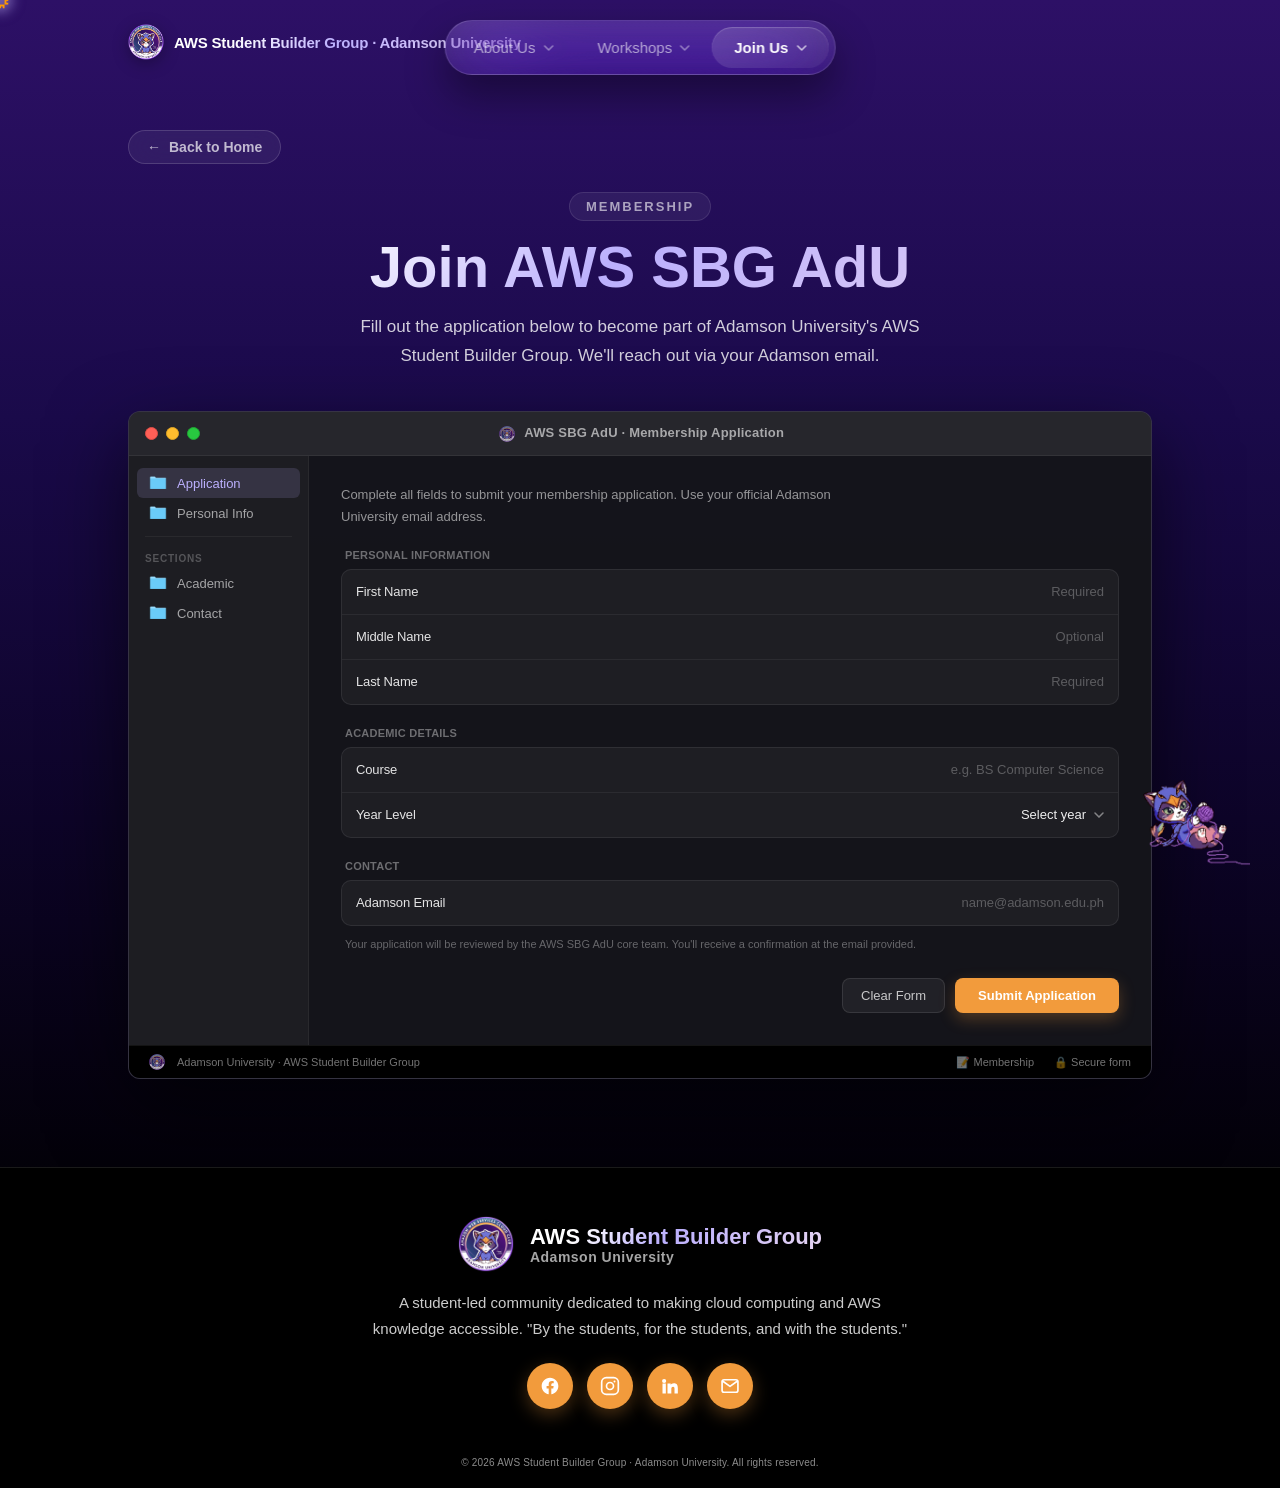
<file: AWS SBG Adamson University/join.html>
<!DOCTYPE html>
<html lang="en">
<head>
    <meta charset="UTF-8" />
    <meta name="viewport" content="width=device-width, initial-scale=1.0, user-scalable=yes" />
    <title>Join · AWS Student Builder Group · Adamson University</title>
    <link rel="icon" type="image/png" href="img/awscatlogo.png" />
    <style>
        @import url('https://fonts.cdnfonts.com/css/amazon-ember');

        * { margin: 0; padding: 0; box-sizing: border-box; }

        :root {
            --bg-gradient: linear-gradient(180deg, #2d1066 0%, #1a0a4a 28%, #0d0428 55%, #000000 85%);
            --accent-gradient: linear-gradient(135deg, #ffffff 18%, #bbaffd 47%, #efdcf1 110%);
            --glow-purple: rgba(187, 175, 253, 0.65);
            --glow-deep: rgba(45, 16, 102, 0.5);
            --glow-light: rgba(239, 220, 241, 0.45);
            --page-padding: 10vw;
            --apple-focus: rgba(10, 132, 255, 0.85);
        }

        body.custom-cursor-active, body.custom-cursor-active * { cursor: none !important; }
        .custom-cursor-glow { position: fixed; top: 0; left: 0; width: 34px; height: 34px; pointer-events: none; z-index: 99998; border-radius: 50%; background: radial-gradient(circle, var(--glow-light) 0%, var(--glow-purple) 40%, var(--glow-deep) 62%, transparent 70%); filter: blur(6px); opacity: 0.8; transform: translate(-50%, -50%); will-change: left, top; }
        .custom-cursor { position: fixed; top: 0; left: 0; width: 20px; height: 20px; pointer-events: none; z-index: 99999; background: url("img/cursor.png") center / contain no-repeat; transform: translate(-50%, -50%); will-change: left, top; }
        @media (pointer: coarse), (max-width: 768px) { .custom-cursor, .custom-cursor-glow { display: none; } }

        html { min-height: 100%; background: var(--bg-gradient); background-repeat: no-repeat; }
        body { font-family: 'Amazon Ember', -apple-system, BlinkMacSystemFont, 'Segoe UI', Roboto, Helvetica, Arial, sans-serif; color: #ffffff; background: transparent; position: relative; min-height: 100vh; }
        @keyframes fadeInUp { from { opacity: 0; transform: translateY(30px); } to { opacity: 1; transform: translateY(0); } }
        @keyframes float { 0%, 100% { transform: translateY(0); } 50% { transform: translateY(-15px); } }
        .sticker { position: fixed; bottom: 30px; right: 30px; width: 120px; height: auto; z-index: 999; animation: float 3s ease-in-out infinite; pointer-events: none; }

        .top-bar { position: fixed; top: 20px; left: var(--page-padding); z-index: 9998; display: flex; align-items: center; gap: 10px; height: 44px; }
        .top-bar-logo { width: 36px; height: 36px; border-radius: 8px; object-fit: contain; filter: drop-shadow(0 4px 8px rgba(0,0,0,0.3)); flex-shrink: 0; }
        .top-bar-text { font-size: 15px; font-weight: 700; white-space: nowrap; background: var(--accent-gradient); -webkit-background-clip: text; -webkit-text-fill-color: transparent; background-clip: text; letter-spacing: -0.2px; line-height: 1; }

        .liquid-dock { position: fixed; top: 20px; left: 50%; transform: translateX(-50%); z-index: 9999; display: flex; align-items: center; padding: 6px; background: linear-gradient(180deg, rgba(255,255,255,0.15) 0%, rgba(255,255,255,0.06) 100%); backdrop-filter: blur(35px) saturate(200%); -webkit-backdrop-filter: blur(35px) saturate(200%); border-radius: 100px; border: 1px solid rgba(255,255,255,0.15); box-shadow: 0 20px 40px rgba(0,0,0,0.4); }
        .dock-item { background: transparent; border: none; cursor: pointer; color: rgba(255,255,255,0.6); font-size: 15px; font-weight: 500; padding: 12px 22px; border-radius: 50px; display: inline-flex; justify-content: center; align-items: center; gap: 6px; white-space: nowrap; text-decoration: none; transition: color 0.3s ease, background 0.3s ease; position: relative; z-index: 20; }
        .dock-item:hover { color: rgba(255,255,255,0.9); }
        .dock-item.active { color: #ffffff; font-weight: 700; background: linear-gradient(135deg, rgba(255,255,255,0.14) 0%, rgba(255,255,255,0.05) 100%); box-shadow: inset 0 1px 1px rgba(255,255,255,0.2); }

        .dock-item-wrap { position: relative; display: flex; align-items: center; }
        .nav-caret { display: inline-flex; align-items: center; margin-left: 2px; opacity: 0.7; transition: transform 0.25s ease; }
        .dock-item-wrap.open .nav-caret { transform: rotate(180deg); }
        .nav-dropdown { position: absolute; top: calc(100% + 14px); left: 50%; transform: translateX(-50%) translateY(-8px) scale(0.96); transform-origin: top center; min-width: 240px; padding: 8px; background: linear-gradient(180deg, rgba(42,32,70,0.86) 0%, rgba(24,16,46,0.84) 100%); backdrop-filter: blur(34px) saturate(180%); -webkit-backdrop-filter: blur(34px) saturate(180%); border: 1px solid rgba(255,255,255,0.14); border-radius: 16px; box-shadow: 0 24px 50px rgba(0,0,0,0.5), inset 0 1px 1px rgba(255,255,255,0.12); opacity: 0; pointer-events: none; transition: opacity 0.22s ease, transform 0.22s cubic-bezier(0.25, 1, 0.5, 1); z-index: 40; }
        .dock-item-wrap.open .nav-dropdown { opacity: 1; pointer-events: auto; transform: translateX(-50%) translateY(0) scale(1); }
        .nav-dropdown::before { content: ''; position: absolute; top: -6px; left: 50%; transform: translateX(-50%) rotate(45deg); width: 12px; height: 12px; background: rgba(42,32,70,0.86); border-left: 1px solid rgba(255,255,255,0.14); border-top: 1px solid rgba(255,255,255,0.14); border-radius: 3px 0 0 0; }
        .nav-dropdown-item { display: flex; align-items: center; gap: 12px; padding: 10px 14px; border-radius: 10px; color: rgba(255,255,255,0.85); font-size: 14px; font-weight: 500; text-decoration: none; cursor: pointer; white-space: nowrap; transition: background 0.18s ease, color 0.18s ease; }
        .nav-dropdown-item:hover { background: rgba(187,175,253,0.18); color: #fff; }
        .nav-dropdown-item.primary { background: rgba(187,175,253,0.16); color: #fff; font-weight: 700; }
        .nav-dropdown-item.primary:hover { background: rgba(187,175,253,0.3); }
        .nav-dropdown-divider { height: 1px; margin: 6px 8px; background: rgba(255,255,255,0.1); }

        .join-page { position: relative; z-index: 1; padding: 130px var(--page-padding) 40px; }
        .page-back { display: inline-flex; align-items: center; gap: 8px; color: rgba(255,255,255,0.7); text-decoration: none; font-size: 14px; font-weight: 600; padding: 8px 18px; border-radius: 100px; border: 1px solid rgba(255,255,255,0.15); background: rgba(255,255,255,0.06); backdrop-filter: blur(16px); -webkit-backdrop-filter: blur(16px); transition: transform 0.25s ease, background 0.25s ease, border-color 0.25s ease; margin-bottom: 28px; }
        .page-back:hover { background: rgba(255,255,255,0.14); border-color: rgba(255,255,255,0.4); transform: translateY(-2px); }
        .page-back .arrow { transition: transform 0.25s ease; }
        .page-back:hover .arrow { transform: translateX(-4px); }

        .join-hero { text-align: center; margin-bottom: 40px; animation: fadeInUp 0.8s ease-out both; }
        .page-label { display: inline-block; font-size: 13px; font-weight: 700; letter-spacing: 2px; text-transform: uppercase; color: rgba(255,255,255,0.6); margin-bottom: 16px; padding: 6px 16px; background: rgba(255,255,255,0.06); border-radius: 100px; border: 1px solid rgba(255,255,255,0.1); }
        .join-hero h1 { font-size: clamp(36px, 5.5vw, 58px); font-weight: 800; line-height: 1.04; margin-bottom: 16px; background: var(--accent-gradient); -webkit-background-clip: text; -webkit-text-fill-color: transparent; background-clip: text; }
        .join-hero p { font-size: clamp(15px, 1.4vw, 17px); color: rgba(255,255,255,0.8); line-height: 1.7; max-width: 620px; margin: 0 auto; }

        .jf-finder-wrap { max-width: 1160px; margin: 0 auto 48px; animation: fadeInUp 0.85s ease-out 0.15s both; }

        @keyframes jfPulseGlow {
            0%, 100% { box-shadow: 0 30px 80px rgba(0, 0, 0, 0.6), 0 0 0 1px rgba(255, 255, 255, 0.05) inset, 0 0 20px rgba(187, 175, 253, 0.08); }
            50% { box-shadow: 0 30px 80px rgba(0, 0, 0, 0.6), 0 0 0 1px rgba(255, 255, 255, 0.05) inset, 0 0 40px rgba(187, 175, 253, 0.15); }
        }

        .jf-finder-window {
            position: relative; width: 100%; border-radius: 12px;
            background: rgba(28, 26, 42, 0.92);
            backdrop-filter: blur(55px) saturate(180%);
            -webkit-backdrop-filter: blur(55px) saturate(180%);
            border: 1px solid rgba(255, 255, 255, 0.12);
            box-shadow: 0 30px 80px rgba(0, 0, 0, 0.6), 0 0 0 1px rgba(255, 255, 255, 0.05) inset;
            overflow: hidden;
            animation: jfPulseGlow 4s ease-in-out infinite;
            display: flex; flex-direction: column;
        }

        .jf-finder-titlebar { display: flex; align-items: center; padding: 10px 16px; background: rgba(40, 40, 45, 0.95); border-bottom: 1px solid rgba(255, 255, 255, 0.06); flex-shrink: 0; gap: 12px; min-height: 44px; }
        .jf-finder-controls { display: flex; gap: 8px; flex-shrink: 0; }
        .jf-finder-control { width: 13px; height: 13px; border-radius: 50%; border: 1px solid rgba(0, 0, 0, 0.15); }
        .jf-finder-control.red { background: #ff5f57; border-color: #e04e47; }
        .jf-finder-control.yellow { background: #ffbd2e; border-color: #e0a524; }
        .jf-finder-control.green { background: #28c840; border-color: #1fa833; }
        .jf-finder-title { flex: 1; text-align: center; font-size: 13px; font-weight: 600; color: rgba(255, 255, 255, 0.6); letter-spacing: 0.2px; font-family: -apple-system, BlinkMacSystemFont, 'Segoe UI', Roboto, sans-serif; }
        .jf-finder-title-icon { display: inline-block; width: 16px; height: 16px; background: url("img/awscatlogo.png") center / contain no-repeat; vertical-align: middle; margin-right: 6px; filter: brightness(0.8); }

        .jf-finder-body { display: flex; flex: 1; min-height: 0; background: rgba(20, 20, 25, 0.88); }

        .jf-finder-sidebar { width: 180px; flex-shrink: 0; background: rgba(30, 30, 35, 0.9); border-right: 1px solid rgba(255, 255, 255, 0.05); padding: 12px 0; }
        .jf-finder-sidebar-item { display: flex; align-items: center; gap: 10px; padding: 6px 12px; margin: 0 8px; border-radius: 6px; font-size: 13px; color: rgba(255, 255, 255, 0.6); font-weight: 500; white-space: nowrap; }
        .jf-finder-sidebar-item.active { background: rgba(187, 175, 253, 0.15); color: #bbaffd; }
        .jf-finder-sidebar-item .icon { width: 18px; height: 18px; background: url("img/folder.png") center / contain no-repeat; flex-shrink: 0; }
        .jf-finder-sidebar-divider { height: 1px; background: rgba(255, 255, 255, 0.05); margin: 8px 16px; }
        .jf-finder-sidebar-label { font-size: 10px; font-weight: 700; text-transform: uppercase; letter-spacing: 0.8px; color: rgba(255, 255, 255, 0.25); padding: 8px 16px 4px; }

        .jf-finder-main { flex: 1; padding: 28px 32px 32px; overflow-y: auto; min-width: 0; }
        .jf-finder-main::-webkit-scrollbar { width: 3px; }
        .jf-finder-main::-webkit-scrollbar-thumb { background: rgba(255, 255, 255, 0.12); border-radius: 2px; }

        .jf-form-intro { font-size: 13px; line-height: 1.65; color: rgba(255, 255, 255, 0.55); margin-bottom: 22px; max-width: 520px; font-family: -apple-system, BlinkMacSystemFont, 'Segoe UI', Roboto, sans-serif; }

        /* Apple-style grouped form */
        .jf-form-section-label {
            font-size: 11px;
            font-weight: 600;
            letter-spacing: 0.02em;
            text-transform: uppercase;
            color: rgba(255, 255, 255, 0.38);
            margin: 0 0 8px 4px;
            font-family: -apple-system, BlinkMacSystemFont, 'Segoe UI', Roboto, sans-serif;
        }

        .jf-form-group {
            background: rgba(255, 255, 255, 0.045);
            border: 1px solid rgba(255, 255, 255, 0.08);
            border-radius: 10px;
            overflow: hidden;
            margin-bottom: 22px;
        }

        .jf-form-row {
            display: flex;
            align-items: center;
            gap: 16px;
            min-height: 44px;
            padding: 0 14px;
            border-bottom: 1px solid rgba(255, 255, 255, 0.06);
            font-family: -apple-system, BlinkMacSystemFont, 'Segoe UI', Roboto, sans-serif;
        }

        .jf-form-row:last-child { border-bottom: none; }

        .jf-form-row label {
            flex-shrink: 0;
            width: 132px;
            font-size: 13px;
            font-weight: 400;
            color: rgba(255, 255, 255, 0.88);
            letter-spacing: -0.01em;
        }

        .jf-form-row input,
        .jf-form-row select {
            flex: 1;
            min-width: 0;
            height: 44px;
            border: none;
            background: transparent;
            color: rgba(255, 255, 255, 0.92);
            font-size: 13px;
            font-family: inherit;
            outline: none;
            text-align: right;
            appearance: none;
            -webkit-appearance: none;
        }

        .jf-form-row select {
            cursor: pointer;
            background-image: url("data:image/svg+xml,%3Csvg xmlns='http://www.w3.org/2000/svg' width='10' height='6' viewBox='0 0 10 6'%3E%3Cpath d='M1 1l4 4 4-4' fill='none' stroke='rgba(255,255,255,0.45)' stroke-width='1.5' stroke-linecap='round'/%3E%3C/svg%3E");
            background-repeat: no-repeat;
            background-position: right center;
            padding-right: 18px;
        }

        .jf-form-row select option { background: #1c1c1e; color: #fff; }

        .jf-form-row input::placeholder { color: rgba(255, 255, 255, 0.28); }

        .jf-form-row:focus-within {
            background: rgba(10, 132, 255, 0.06);
            box-shadow: inset 0 0 0 1px rgba(10, 132, 255, 0.35);
        }

        .jf-form-row:focus-within label { color: #fff; }

        .jf-form-row input:focus,
        .jf-form-row select:focus {
            box-shadow: none;
        }

        .jf-form-note {
            font-size: 11px;
            line-height: 1.5;
            color: rgba(255, 255, 255, 0.35);
            margin: -12px 0 22px 4px;
            font-family: -apple-system, BlinkMacSystemFont, 'Segoe UI', Roboto, sans-serif;
        }

        .jf-form-actions {
            display: flex;
            justify-content: flex-end;
            gap: 10px;
            padding-top: 4px;
        }

        .jf-btn-secondary {
            font-family: -apple-system, BlinkMacSystemFont, 'Segoe UI', Roboto, sans-serif;
            font-size: 13px;
            font-weight: 500;
            color: rgba(255, 255, 255, 0.75);
            background: rgba(255, 255, 255, 0.06);
            border: 1px solid rgba(255, 255, 255, 0.1);
            border-radius: 8px;
            padding: 9px 18px;
            cursor: pointer;
            transition: background 0.2s ease;
        }

        .jf-btn-secondary:hover { background: rgba(255, 255, 255, 0.1); }

        .jf-btn-primary {
            font-family: 'Amazon Ember', -apple-system, BlinkMacSystemFont, sans-serif;
            font-size: 13px;
            font-weight: 700;
            color: #fff;
            background: #f29b3c;
            border: 1px solid rgba(242, 155, 60, 0.6);
            border-radius: 8px;
            padding: 9px 22px;
            cursor: pointer;
            box-shadow: 0 6px 16px rgba(242, 155, 60, 0.28);
            transition: transform 0.2s ease, background 0.2s ease, box-shadow 0.2s ease;
        }

        .jf-btn-primary:hover {
            background: #f7ad58;
            transform: translateY(-1px);
            box-shadow: 0 0 20px rgba(242, 155, 60, 0.45);
        }

        .jf-finder-footer {
            position: relative; z-index: 3; padding: 8px 20px;
            border-top: 1px solid rgba(255, 255, 255, 0.08);
            display: flex; justify-content: space-between; align-items: center; flex-shrink: 0;
            font-size: 11px; color: rgba(255, 255, 255, 0.45);
            background: #000000; min-height: 32px;
            font-family: -apple-system, BlinkMacSystemFont, 'Segoe UI', Roboto, sans-serif;
        }

        .jf-finder-footer > span { display: flex; align-items: center; gap: 6px; }
        .jf-finder-footer-items { display: flex; gap: 20px; }
        .jf-finder-footer-items span { display: flex; align-items: center; gap: 4px; }

        .site-footer { width: 100%; padding: 0; display: flex; flex-direction: column; align-items: stretch; position: relative; z-index: 2; isolation: isolate; }
        .site-footer-card { position: relative; width: 100%; background: #000000; border-top: 1px solid rgba(255, 255, 255, 0.1); box-shadow: none; }
        .site-footer-card::before { display: none; }
        .site-footer-main { position: relative; z-index: 1; width: 100%; max-width: 1200px; margin: 0 auto; padding: 48px 10vw 32px; text-align: center; display: flex; flex-direction: column; align-items: center; gap: 18px; }
        .site-footer-logo-row { display: flex; align-items: center; gap: 16px; }
        .site-footer-logo { width: 56px; height: 56px; border-radius: 12px; object-fit: contain; filter: drop-shadow(0 4px 12px rgba(0, 0, 0, 0.4)); flex-shrink: 0; }
        .site-footer-titles { display: flex; flex-direction: column; align-items: flex-start; line-height: 1.15; }
        .site-footer-title { font-size: 22px; font-weight: 800; background: var(--accent-gradient); -webkit-background-clip: text; -webkit-text-fill-color: transparent; background-clip: text; }
        .site-footer-subtitle { font-size: 14px; font-weight: 600; color: rgba(255, 255, 255, 0.65); letter-spacing: 0.5px; }
        .site-footer-desc { max-width: 540px; margin: 0; font-size: 15px; line-height: 1.7; color: rgba(255, 255, 255, 0.8); }
        .site-footer-socials { display: flex; gap: 14px; margin-top: 4px; }
        .site-footer-social { width: 46px; height: 46px; border-radius: 50%; display: inline-flex; align-items: center; justify-content: center; color: #fff; background: #f29b3c; border: 1px solid rgba(242, 155, 60, 0.6); box-shadow: 0 6px 18px rgba(242, 155, 60, 0.3); transition: transform 0.25s ease, background 0.25s ease, box-shadow 0.25s ease; text-decoration: none; }
        .site-footer-social:hover { transform: translateY(-3px); background: #f7ad58; box-shadow: 0 0 22px rgba(242, 155, 60, 0.55); }
        .site-footer-social svg { width: 20px; height: 20px; display: block; }
        .site-footer-bottom { position: relative; z-index: 1; padding: 16px 10vw 20px; text-align: center; font-size: 10px; letter-spacing: 0.2px; color: rgba(255, 255, 255, 0.55); background: #000000; }

        @media (max-width: 768px) {
            :root { --page-padding: 5vw; }
            .top-bar { top: 12px; } .top-bar-text { display: none; }
            .liquid-dock { top: 12px; padding: 4px; }
            .dock-item { font-size: 13px; padding: 9px 14px; }
            .join-page { padding: 100px 5vw 30px; }
            .jf-finder-sidebar { display: none; }
            .jf-finder-main { padding: 20px 16px 24px; }
            .jf-form-row { flex-direction: column; align-items: stretch; gap: 4px; min-height: auto; padding: 12px 14px; }
            .jf-form-row label { width: auto; font-size: 12px; color: rgba(255, 255, 255, 0.5); }
            .jf-form-row input, .jf-form-row select { height: 36px; text-align: left; }
            .jf-form-actions { flex-direction: column; }
            .jf-btn-secondary, .jf-btn-primary { width: 100%; text-align: center; }
            .jf-finder-footer { flex-direction: column; gap: 4px; padding: 8px 16px; font-size: 10px; }
            .jf-finder-footer-items { flex-wrap: wrap; justify-content: center; gap: 12px; }
            .sticker { width: 80px; bottom: 16px; right: 16px; }
            .site-footer-main { padding: 36px 5vw 28px; }
            .site-footer-logo-row { flex-direction: column; gap: 10px; }
            .site-footer-titles { align-items: center; text-align: center; }
        }
    </style>
</head>
<body>
    <div class="custom-cursor-glow" id="custom-cursor-glow" aria-hidden="true"></div>
    <div class="custom-cursor" id="custom-cursor" aria-hidden="true"></div>

    <div class="top-bar">
        <img src="img/awscatlogo.png" alt="AWS Cat Logo" class="top-bar-logo" />
        <span class="top-bar-text">AWS Student Builder Group · Adamson University</span>
    </div>

    <nav class="liquid-dock">
        <div class="dock-item-wrap" id="about-wrap">
            <button class="dock-item" type="button" aria-haspopup="true" aria-expanded="false" data-dropdown-trigger>
                About Us
                <span class="nav-caret" aria-hidden="true">
                    <svg viewBox="0 0 10 6" width="10" height="6"><path d="M1 1l4 4 4-4" fill="none" stroke="currentColor" stroke-width="1.6" stroke-linecap="round" stroke-linejoin="round"/></svg>
                </span>
            </button>
            <div class="nav-dropdown" role="menu" aria-label="About menu">
                <a class="nav-dropdown-item" href="index.html" role="menuitem">About Overview</a>
                <div class="nav-dropdown-divider"></div>
                <a class="nav-dropdown-item" href="org-history.html" role="menuitem">Org History</a>
                <a class="nav-dropdown-item" href="officers.html" role="menuitem">Officers</a>
                <a class="nav-dropdown-item" href="sbg.html" role="menuitem">SBG</a>
            </div>
        </div>
        <div class="dock-item-wrap" id="workshops-wrap">
            <button class="dock-item" type="button" aria-haspopup="true" aria-expanded="false" data-dropdown-trigger>
                Workshops
                <span class="nav-caret" aria-hidden="true">
                    <svg viewBox="0 0 10 6" width="10" height="6"><path d="M1 1l4 4 4-4" fill="none" stroke="currentColor" stroke-width="1.6" stroke-linecap="round" stroke-linejoin="round"/></svg>
                </span>
            </button>
            <div class="nav-dropdown" role="menu" aria-label="Workshops menu">
                <a class="nav-dropdown-item" href="index.html#workshops" role="menuitem">Workshops Overview</a>
                <div class="nav-dropdown-divider"></div>
                <a class="nav-dropdown-item" href="events.html" role="menuitem">View All Events</a>
            </div>
        </div>
        <div class="dock-item-wrap" id="join-wrap">
            <button class="dock-item active" type="button" aria-haspopup="true" aria-expanded="false" data-dropdown-trigger>
                Join Us
                <span class="nav-caret" aria-hidden="true">
                    <svg viewBox="0 0 10 6" width="10" height="6"><path d="M1 1l4 4 4-4" fill="none" stroke="currentColor" stroke-width="1.6" stroke-linecap="round" stroke-linejoin="round"/></svg>
                </span>
            </button>
            <div class="nav-dropdown" role="menu" aria-label="Join menu">
                <a class="nav-dropdown-item" href="index.html#join" role="menuitem">Join Overview</a>
                <div class="nav-dropdown-divider"></div>
                <a class="nav-dropdown-item primary" href="join.html" role="menuitem">Fill a Form</a>
            </div>
        </div>
    </nav>

    <main class="join-page">
        <a class="page-back" href="index.html#join">
            <span class="arrow">←</span>
            Back to Home
        </a>

        <header class="join-hero">
            <span class="page-label">Membership</span>
            <h1>Join AWS SBG AdU</h1>
            <p>Fill out the application below to become part of Adamson University's AWS Student Builder Group. We'll reach out via your Adamson email.</p>
        </header>

        <div class="jf-finder-wrap">
            <div class="jf-finder-window">
                <div class="jf-finder-titlebar">
                    <div class="jf-finder-controls">
                        <span class="jf-finder-control red" aria-hidden="true"></span>
                        <span class="jf-finder-control yellow" aria-hidden="true"></span>
                        <span class="jf-finder-control green" aria-hidden="true"></span>
                    </div>
                    <div class="jf-finder-title">
                        <span class="jf-finder-title-icon" aria-hidden="true"></span>
                        AWS SBG AdU · Membership Application
                    </div>
                    <div style="width:52px;" aria-hidden="true"></div>
                </div>

                <div class="jf-finder-body">
                    <aside class="jf-finder-sidebar" aria-label="Form sections">
                        <div class="jf-finder-sidebar-item active">
                            <span class="icon" aria-hidden="true"></span> Application
                        </div>
                        <div class="jf-finder-sidebar-item">
                            <span class="icon" aria-hidden="true"></span> Personal Info
                        </div>
                        <div class="jf-finder-sidebar-divider"></div>
                        <div class="jf-finder-sidebar-label">Sections</div>
                        <div class="jf-finder-sidebar-item">
                            <span class="icon" aria-hidden="true"></span> Academic
                        </div>
                        <div class="jf-finder-sidebar-item">
                            <span class="icon" aria-hidden="true"></span> Contact
                        </div>
                    </aside>

                    <div class="jf-finder-main">
                        <p class="jf-form-intro">Complete all fields to submit your membership application. Use your official Adamson University email address.</p>

                        <form id="join-form" action="#" method="post" novalidate>
                            <p class="jf-form-section-label">Personal Information</p>
                            <div class="jf-form-group">
                                <div class="jf-form-row">
                                    <label for="first-name">First Name</label>
                                    <input type="text" id="first-name" name="firstName" autocomplete="given-name" placeholder="Required" required />
                                </div>
                                <div class="jf-form-row">
                                    <label for="middle-name">Middle Name</label>
                                    <input type="text" id="middle-name" name="middleName" autocomplete="additional-name" placeholder="Optional" />
                                </div>
                                <div class="jf-form-row">
                                    <label for="last-name">Last Name</label>
                                    <input type="text" id="last-name" name="lastName" autocomplete="family-name" placeholder="Required" required />
                                </div>
                            </div>

                            <p class="jf-form-section-label">Academic Details</p>
                            <div class="jf-form-group">
                                <div class="jf-form-row">
                                    <label for="course">Course</label>
                                    <input type="text" id="course" name="course" placeholder="e.g. BS Computer Science" required />
                                </div>
                                <div class="jf-form-row">
                                    <label for="year">Year Level</label>
                                    <select id="year" name="year" required>
                                        <option value="" disabled selected>Select year</option>
                                        <option value="1">1st Year</option>
                                        <option value="2">2nd Year</option>
                                        <option value="3">3rd Year</option>
                                        <option value="4">4th Year</option>
                                        <option value="5">5th Year</option>
                                        <option value="grad">Graduate</option>
                                    </select>
                                </div>
                            </div>

                            <p class="jf-form-section-label">Contact</p>
                            <div class="jf-form-group">
                                <div class="jf-form-row">
                                    <label for="email">Adamson Email</label>
                                    <input type="email" id="email" name="email" autocomplete="email" placeholder="name@adamson.edu.ph" required />
                                </div>
                            </div>
                            <p class="jf-form-note">Your application will be reviewed by the AWS SBG AdU core team. You'll receive a confirmation at the email provided.</p>

                            <div class="jf-form-actions">
                                <button type="reset" class="jf-btn-secondary">Clear Form</button>
                                <button type="submit" class="jf-btn-primary">Submit Application</button>
                            </div>
                        </form>
                    </div>
                </div>

                <div class="jf-finder-footer">
                    <span><span class="jf-finder-title-icon" aria-hidden="true"></span>Adamson University · AWS Student Builder Group</span>
                    <div class="jf-finder-footer-items">
                        <span>📝 Membership</span>
                        <span>🔒 Secure form</span>
                    </div>
                </div>
            </div>
        </div>
    </main>

    <footer class="site-footer" aria-label="Site footer">
        <div class="site-footer-card">
            <div class="site-footer-main">
                <div class="site-footer-logo-row">
                    <img src="img/awscatlogo.png" alt="AWS Cat Logo" class="site-footer-logo" />
                    <div class="site-footer-titles">
                        <span class="site-footer-title">AWS Student Builder Group</span>
                        <span class="site-footer-subtitle">Adamson University</span>
                    </div>
                </div>
                <p class="site-footer-desc">
                    A student-led community dedicated to making cloud computing and AWS knowledge accessible.
                    "By the students, for the students, and with the students."
                </p>
                <div class="site-footer-socials">
                    <a class="site-footer-social" href="#" aria-label="Facebook" title="Facebook">
                        <svg viewBox="0 0 24 24" fill="currentColor" aria-hidden="true"><path d="M22 12.06C22 6.5 17.52 2 12 2S2 6.5 2 12.06c0 5 3.66 9.15 8.44 9.94v-7.03H7.9v-2.9h2.54V9.85c0-2.51 1.49-3.9 3.78-3.9 1.09 0 2.24.2 2.24.2v2.46h-1.26c-1.24 0-1.63.77-1.63 1.56v1.88h2.78l-.44 2.9h-2.34V22c4.78-.79 8.44-4.94 8.44-9.94z"/></svg>
                    </a>
                    <a class="site-footer-social" href="#" aria-label="Instagram" title="Instagram">
                        <svg viewBox="0 0 24 24" fill="none" stroke="currentColor" stroke-width="2" aria-hidden="true"><rect x="2" y="2" width="20" height="20" rx="5.5"/><circle cx="12" cy="12" r="4.2"/><circle cx="17.4" cy="6.6" r="1.2" fill="currentColor" stroke="none"/></svg>
                    </a>
                    <a class="site-footer-social" href="#" aria-label="LinkedIn" title="LinkedIn">
                        <svg viewBox="0 0 24 24" fill="currentColor" aria-hidden="true"><path d="M4.98 3.5a2.5 2.5 0 11-.02 5 2.5 2.5 0 01.02-5zM3 9h4v12H3zM9 9h3.8v1.64h.05c.53-1 1.83-2.06 3.77-2.06 4.03 0 4.78 2.65 4.78 6.1V21h-4v-5.3c0-1.26-.02-2.9-1.77-2.9-1.77 0-2.04 1.38-2.04 2.8V21H9z"/></svg>
                    </a>
                    <a class="site-footer-social" href="mailto:awssbg@adamson.edu.ph" aria-label="Email" title="Email">
                        <svg viewBox="0 0 24 24" fill="none" stroke="currentColor" stroke-width="2" stroke-linecap="round" stroke-linejoin="round" aria-hidden="true"><rect x="2.5" y="4.5" width="19" height="15" rx="2.5"/><path d="M3 6l9 6.5L21 6"/></svg>
                    </a>
                </div>
            </div>
            <div class="site-footer-bottom">
                © 2026 AWS Student Builder Group · Adamson University. All rights reserved.
            </div>
        </div>
    </footer>

    <img src="img/awscat1.png" alt="AWS Cat Sticker" class="sticker" />

    <script>
        (function () {
            const customCursor = document.getElementById('custom-cursor');
            const customCursorGlow = document.getElementById('custom-cursor-glow');
            if (customCursor && customCursorGlow && window.matchMedia('(pointer: fine)').matches) {
                document.body.classList.add('custom-cursor-active');
                document.addEventListener('mousemove', (e) => {
                    customCursor.style.left = `${e.clientX}px`;
                    customCursor.style.top = `${e.clientY}px`;
                    customCursorGlow.style.left = `${e.clientX}px`;
                    customCursorGlow.style.top = `${e.clientY}px`;
                });
                document.addEventListener('mouseleave', () => { customCursor.style.opacity = '0'; customCursorGlow.style.opacity = '0'; });
                document.addEventListener('mouseenter', () => { customCursor.style.opacity = '1'; customCursorGlow.style.opacity = '0.8'; });
            }

            function wireDropdown(wrap) {
                if (!wrap) return;
                const trigger = wrap.querySelector('[data-dropdown-trigger]');
                let hoverTimer;
                const openMenu = () => { clearTimeout(hoverTimer); wrap.classList.add('open'); if (trigger) trigger.setAttribute('aria-expanded', 'true'); };
                const closeMenu = () => { wrap.classList.remove('open'); if (trigger) trigger.setAttribute('aria-expanded', 'false'); };
                wrap.addEventListener('mouseenter', openMenu);
                wrap.addEventListener('mouseleave', () => { hoverTimer = setTimeout(closeMenu, 130); });
                if (trigger) {
                    trigger.addEventListener('click', (e) => { e.stopPropagation(); wrap.classList.contains('open') ? closeMenu() : openMenu(); });
                }
                document.addEventListener('click', (e) => { if (!wrap.contains(e.target)) closeMenu(); });
            }
            wireDropdown(document.getElementById('about-wrap'));
            wireDropdown(document.getElementById('workshops-wrap'));
            wireDropdown(document.getElementById('join-wrap'));

            const form = document.getElementById('join-form');
            if (form) {
                form.addEventListener('submit', (e) => {
                    e.preventDefault();
                    if (!form.checkValidity()) {
                        form.reportValidity();
                        return;
                    }
                    alert('Application submitted! We\'ll contact you at your Adamson email soon.');
                    form.reset();
                });
            }
        })();
    </script>
</body>
</html>
</file>
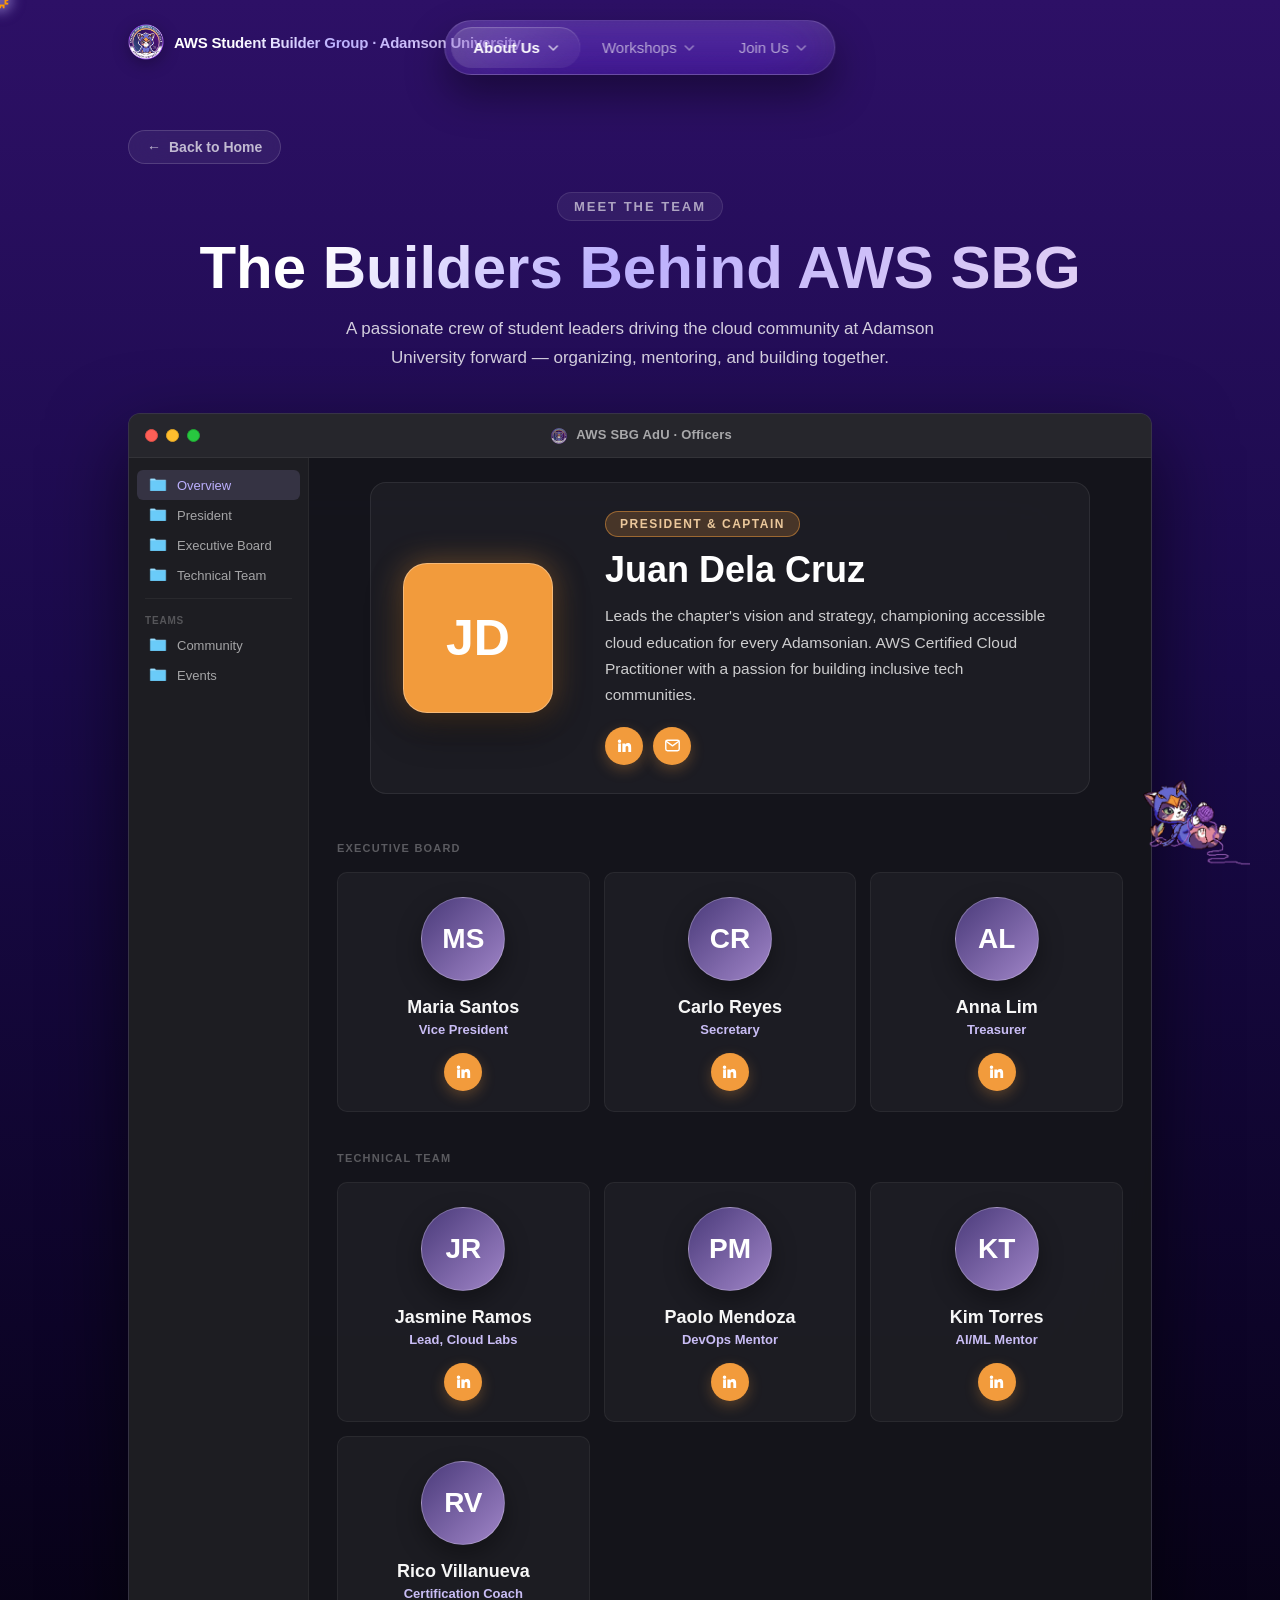
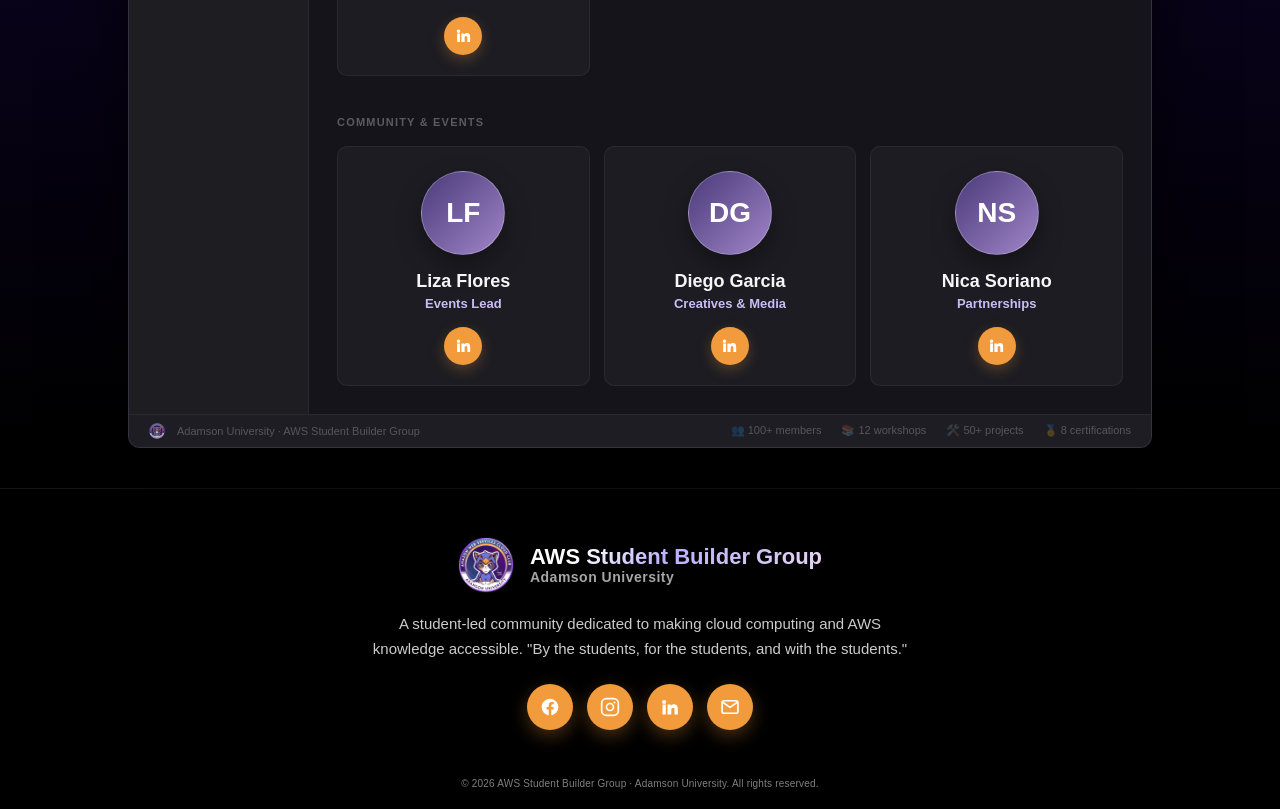
<file: AWS SBG Adamson University/officers.html>
<!DOCTYPE html>
<html lang="en">
<head>
    <meta charset="UTF-8" />
    <meta name="viewport" content="width=device-width, initial-scale=1.0, user-scalable=yes" />
    <title>Officers · AWS Student Builder Group · Adamson University</title>
    <link rel="icon" type="image/png" href="img/awscatlogo.png" />
    <style>
        @import url('https://fonts.cdnfonts.com/css/amazon-ember');

        * { margin: 0; padding: 0; box-sizing: border-box; }

        :root {
            --bg-gradient: linear-gradient(180deg, #2d1066 0%, #1a0a4a 28%, #0d0428 55%, #000000 85%);
            --accent-gradient: linear-gradient(135deg, #ffffff 18%, #bbaffd 47%, #efdcf1 110%);
            --glow-purple: rgba(187, 175, 253, 0.65);
            --glow-deep: rgba(45, 16, 102, 0.5);
            --glow-light: rgba(239, 220, 241, 0.45);
            --page-padding: 10vw;
        }

        /* ---------- CUSTOM CURSOR ---------- */
        body.custom-cursor-active,
        body.custom-cursor-active * { cursor: none !important; }
        .custom-cursor-glow {
            position: fixed; top: 0; left: 0; width: 34px; height: 34px;
            pointer-events: none; z-index: 99998; border-radius: 50%;
            background: radial-gradient(circle, var(--glow-light) 0%, var(--glow-purple) 40%, var(--glow-deep) 62%, transparent 70%);
            filter: blur(6px); opacity: 0.8; transform: translate(-50%, -50%); will-change: left, top;
        }
        .custom-cursor {
            position: fixed; top: 0; left: 0; width: 20px; height: 20px;
            pointer-events: none; z-index: 99999;
            background: url("img/cursor.png") center / contain no-repeat;
            transform: translate(-50%, -50%); will-change: left, top;
        }
        @media (pointer: coarse), (max-width: 768px) { .custom-cursor, .custom-cursor-glow { display: none; } }

        /* ---------- BASE ---------- */
        html {
            min-height: 100%;
            background: var(--bg-gradient);
            background-repeat: no-repeat;
        }

        body {
            font-family: 'Amazon Ember', -apple-system, BlinkMacSystemFont, 'Segoe UI', Roboto, Helvetica, Arial, sans-serif;
            color: #ffffff; background: transparent; position: relative; min-height: 100vh;
        }
        @keyframes gradientShift { 0% { background-position: 0% 50%; } 50% { background-position: 100% 50%; } 100% { background-position: 0% 50%; } }
        @keyframes patternShift { 0% { background-position: 0 0; } 100% { background-position: 840px 840px; } }
        @keyframes fadeInUp { from { opacity: 0; transform: translateY(30px); } to { opacity: 1; transform: translateY(0); } }
        @keyframes float { 0%, 100% { transform: translateY(0); } 50% { transform: translateY(-15px); } }
        .sticker { position: fixed; bottom: 30px; right: 30px; width: 120px; height: auto; z-index: 999; animation: float 3s ease-in-out infinite; pointer-events: none; }

        /* ---------- TOP BAR ---------- */
        .top-bar { position: fixed; top: 20px; left: var(--page-padding); z-index: 9998; display: flex; align-items: center; gap: 10px; height: 44px; }
        .top-bar-logo { width: 36px; height: 36px; border-radius: 8px; object-fit: contain; filter: drop-shadow(0 4px 8px rgba(0,0,0,0.3)); flex-shrink: 0; }
        .top-bar-text { font-size: 15px; font-weight: 700; white-space: nowrap; background: var(--accent-gradient); -webkit-background-clip: text; -webkit-text-fill-color: transparent; background-clip: text; letter-spacing: -0.2px; line-height: 1; }

        /* ---------- NAVIGATION DOCK ---------- */
        .liquid-dock { position: fixed; top: 20px; left: 50%; transform: translateX(-50%); z-index: 9999; display: flex; align-items: center; padding: 6px; background: linear-gradient(180deg, rgba(255,255,255,0.15) 0%, rgba(255,255,255,0.06) 100%); backdrop-filter: blur(35px) saturate(200%); -webkit-backdrop-filter: blur(35px) saturate(200%); border-radius: 100px; border: 1px solid rgba(255,255,255,0.15); box-shadow: 0 20px 40px rgba(0,0,0,0.4); }
        .dock-item { background: transparent; border: none; cursor: pointer; color: rgba(255,255,255,0.6); font-size: 15px; font-weight: 500; padding: 12px 22px; border-radius: 50px; display: inline-flex; justify-content: center; align-items: center; gap: 6px; white-space: nowrap; text-decoration: none; transition: color 0.3s ease, background 0.3s ease; position: relative; z-index: 20; }
        .dock-item:hover { color: rgba(255,255,255,0.9); }
        .dock-item.active { color: #ffffff; font-weight: 700; background: linear-gradient(135deg, rgba(255,255,255,0.14) 0%, rgba(255,255,255,0.05) 100%); box-shadow: inset 0 1px 1px rgba(255,255,255,0.2); }

        /* ---------- NAV DROPDOWN ---------- */
        .dock-item-wrap { position: relative; display: flex; align-items: center; }
        .nav-caret { display: inline-flex; align-items: center; margin-left: 2px; opacity: 0.7; transition: transform 0.25s ease; }
        .dock-item-wrap.open .nav-caret { transform: rotate(180deg); }
        .nav-dropdown { position: absolute; top: calc(100% + 14px); left: 50%; transform: translateX(-50%) translateY(-8px) scale(0.96); transform-origin: top center; min-width: 240px; padding: 8px; background: linear-gradient(180deg, rgba(42,32,70,0.86) 0%, rgba(24,16,46,0.84) 100%); backdrop-filter: blur(34px) saturate(180%); -webkit-backdrop-filter: blur(34px) saturate(180%); border: 1px solid rgba(255,255,255,0.14); border-radius: 16px; box-shadow: 0 24px 50px rgba(0,0,0,0.5), inset 0 1px 1px rgba(255,255,255,0.12); opacity: 0; pointer-events: none; transition: opacity 0.22s ease, transform 0.22s cubic-bezier(0.25, 1, 0.5, 1); z-index: 40; }
        .dock-item-wrap.open .nav-dropdown { opacity: 1; pointer-events: auto; transform: translateX(-50%) translateY(0) scale(1); }
        .nav-dropdown::before { content: ''; position: absolute; top: -6px; left: 50%; transform: translateX(-50%) rotate(45deg); width: 12px; height: 12px; background: rgba(42,32,70,0.86); border-left: 1px solid rgba(255,255,255,0.14); border-top: 1px solid rgba(255,255,255,0.14); border-radius: 3px 0 0 0; }
        .nav-dropdown-item { display: flex; align-items: center; gap: 12px; padding: 10px 14px; border-radius: 10px; color: rgba(255,255,255,0.85); font-size: 14px; font-weight: 500; text-decoration: none; cursor: pointer; white-space: nowrap; transition: background 0.18s ease, color 0.18s ease; }
        .nav-dropdown-item:hover { background: rgba(187,175,253,0.18); color: #fff; }
        .nav-dropdown-item.primary { background: rgba(187,175,253,0.16); color: #fff; font-weight: 700; }
        .nav-dropdown-item.primary:hover { background: rgba(187,175,253,0.3); }
        .nav-dropdown-icon { width: 20px; height: 20px; flex-shrink: 0; background: url("img/folder.png") center / contain no-repeat; }
        .nav-dropdown-divider { height: 1px; margin: 6px 8px; background: rgba(255,255,255,0.1); }

        /* ---------- PAGE: OFFICERS ---------- */
        .of-page { position: relative; z-index: 1; padding: 130px var(--page-padding) 40px; }
        .page-back { display: inline-flex; align-items: center; gap: 8px; color: rgba(255,255,255,0.7); text-decoration: none; font-size: 14px; font-weight: 600; padding: 8px 18px; border-radius: 100px; border: 1px solid rgba(255,255,255,0.15); background: rgba(255,255,255,0.06); backdrop-filter: blur(16px); -webkit-backdrop-filter: blur(16px); transition: transform 0.25s ease, background 0.25s ease, border-color 0.25s ease; margin-bottom: 28px; }
        .page-back:hover { background: rgba(255,255,255,0.14); border-color: rgba(255,255,255,0.4); transform: translateY(-2px); }
        .page-back .arrow { transition: transform 0.25s ease; }
        .page-back:hover .arrow { transform: translateX(-4px); }

        .of-hero { text-align: center; margin-bottom: 40px; animation: fadeInUp 0.8s ease-out both; }
        .page-label { display: inline-block; font-size: 13px; font-weight: 700; letter-spacing: 2px; text-transform: uppercase; color: rgba(255,255,255,0.6); margin-bottom: 16px; padding: 6px 16px; background: rgba(255,255,255,0.06); border-radius: 100px; border: 1px solid rgba(255,255,255,0.1); }
        .of-hero h1 { font-size: clamp(36px, 5.5vw, 60px); font-weight: 800; line-height: 1.04; margin-bottom: 16px; background: var(--accent-gradient); -webkit-background-clip: text; -webkit-text-fill-color: transparent; background-clip: text; }
        .of-hero p { font-size: clamp(15px, 1.4vw, 17px); color: rgba(255,255,255,0.8); line-height: 1.7; max-width: 640px; margin: 0 auto; }

        /* Finder window */
        .of-finder-wrap { max-width: 1160px; margin: 0 auto; }

        @keyframes ofPulseGlow {
            0%, 100% { box-shadow: 0 30px 80px rgba(0, 0, 0, 0.6), 0 0 0 1px rgba(255, 255, 255, 0.05) inset, 0 0 20px rgba(187, 175, 253, 0.08); }
            50% { box-shadow: 0 30px 80px rgba(0, 0, 0, 0.6), 0 0 0 1px rgba(255, 255, 255, 0.05) inset, 0 0 40px rgba(187, 175, 253, 0.15); }
        }

        .of-finder-window {
            position: relative;
            width: 100%;
            border-radius: 12px;
            background: rgba(28, 26, 42, 0.92);
            backdrop-filter: blur(55px) saturate(180%);
            -webkit-backdrop-filter: blur(55px) saturate(180%);
            border: 1px solid rgba(255, 255, 255, 0.12);
            box-shadow: 0 30px 80px rgba(0, 0, 0, 0.6), 0 0 0 1px rgba(255, 255, 255, 0.05) inset;
            overflow: hidden;
            animation: ofPulseGlow 4s ease-in-out infinite;
            display: flex;
            flex-direction: column;
        }

        .of-finder-titlebar {
            display: flex;
            align-items: center;
            padding: 10px 16px;
            background: rgba(40, 40, 45, 0.95);
            border-bottom: 1px solid rgba(255, 255, 255, 0.06);
            flex-shrink: 0;
            gap: 12px;
            min-height: 44px;
        }

        .of-finder-controls { display: flex; gap: 8px; flex-shrink: 0; }

        .of-finder-control {
            width: 13px; height: 13px; border-radius: 50%;
            border: 1px solid rgba(0, 0, 0, 0.15);
        }

        .of-finder-control.red { background: #ff5f57; border-color: #e04e47; }
        .of-finder-control.yellow { background: #ffbd2e; border-color: #e0a524; }
        .of-finder-control.green { background: #28c840; border-color: #1fa833; }

        .of-finder-title {
            flex: 1;
            text-align: center;
            font-size: 13px;
            font-weight: 600;
            color: rgba(255, 255, 255, 0.6);
            letter-spacing: 0.2px;
            font-family: -apple-system, BlinkMacSystemFont, 'Segoe UI', Roboto, sans-serif;
        }

        .of-finder-title-icon {
            display: inline-block;
            width: 16px; height: 16px;
            background: url("img/awscatlogo.png") center / contain no-repeat;
            vertical-align: middle;
            margin-right: 6px;
            filter: brightness(0.8);
        }

        .of-finder-body {
            display: flex;
            flex: 1;
            min-height: 0;
            background: rgba(20, 20, 25, 0.88);
        }

        .of-finder-sidebar {
            width: 180px;
            flex-shrink: 0;
            background: rgba(30, 30, 35, 0.9);
            border-right: 1px solid rgba(255, 255, 255, 0.05);
            padding: 12px 0;
        }

        .of-finder-sidebar-item {
            display: flex;
            align-items: center;
            gap: 10px;
            padding: 6px 12px;
            margin: 0 8px;
            border-radius: 6px;
            font-size: 13px;
            color: rgba(255, 255, 255, 0.6);
            font-weight: 500;
            white-space: nowrap;
            cursor: default;
            transition: background 0.15s ease, color 0.15s ease;
        }

        .of-finder-sidebar-item:hover {
            background: rgba(255, 255, 255, 0.06);
            color: rgba(255, 255, 255, 0.8);
        }

        .of-finder-sidebar-item.active {
            background: rgba(187, 175, 253, 0.15);
            color: #bbaffd;
        }

        .of-finder-sidebar-item .icon {
            width: 18px; height: 18px;
            background: url("img/folder.png") center / contain no-repeat;
            flex-shrink: 0;
        }

        .of-finder-sidebar-divider {
            height: 1px;
            background: rgba(255, 255, 255, 0.05);
            margin: 8px 16px;
        }

        .of-finder-sidebar-label {
            font-size: 10px;
            font-weight: 700;
            text-transform: uppercase;
            letter-spacing: 0.8px;
            color: rgba(255, 255, 255, 0.25);
            padding: 8px 16px 4px;
        }

        .of-finder-main {
            flex: 1;
            padding: 24px 28px 28px;
            overflow-y: auto;
            min-width: 0;
            min-height: 520px;
        }

        .of-finder-main::-webkit-scrollbar { width: 3px; }
        .of-finder-main::-webkit-scrollbar-thumb {
            background: rgba(255, 255, 255, 0.15);
            border-radius: 2px;
        }

        .of-finder-footer {
            position: relative;
            z-index: 3;
            padding: 8px 20px;
            border-top: 1px solid rgba(255, 255, 255, 0.05);
            display: flex;
            justify-content: space-between;
            align-items: center;
            flex-shrink: 0;
            font-size: 11px;
            color: rgba(255, 255, 255, 0.25);
            background: rgba(30, 30, 35, 0.9);
            min-height: 32px;
            font-family: -apple-system, BlinkMacSystemFont, 'Segoe UI', Roboto, sans-serif;
        }

        .of-finder-footer > span {
            display: flex;
            align-items: center;
            gap: 6px;
        }

        .of-finder-footer-items { display: flex; gap: 20px; }

        .of-finder-footer-items span {
            display: flex;
            align-items: center;
            gap: 4px;
        }

        /* Spotlight (President) */
        .of-spotlight {
            display: grid; grid-template-columns: 170px 1fr; gap: 32px; align-items: center;
            max-width: 720px; margin: 0 auto 48px;
            padding: 28px 32px; border-radius: 16px;
            background: rgba(255, 255, 255, 0.035);
            border: 1px solid rgba(255, 255, 255, 0.08);
            transition: transform 0.28s ease, border-color 0.28s ease;
        }
        .of-spotlight:hover {
            transform: translateY(-3px);
            border-color: rgba(242, 155, 60, 0.28);
        }
        .of-spotlight-avatar {
            width: 150px; height: 150px; border-radius: 24px; display: flex; align-items: center; justify-content: center;
            font-size: 50px; font-weight: 900; color: #fff;
            background: #f29b3c; border: 1px solid rgba(255,255,255,0.3);
            box-shadow: 0 16px 36px rgba(0,0,0,0.4), 0 0 30px rgba(242,155,60,0.4); flex-shrink: 0;
        }
        .of-spotlight-role { display: inline-block; font-size: 12px; font-weight: 800; letter-spacing: 1.5px; text-transform: uppercase; color: #ebc89b; margin-bottom: 12px; padding: 5px 14px; border-radius: 100px; background: rgba(242,155,60,0.2); border: 1px solid rgba(242,155,60,0.5); }
        .of-spotlight-name { font-size: clamp(26px, 3.4vw, 36px); font-weight: 800; margin-bottom: 12px; }
        .of-spotlight-bio { font-size: 15.5px; line-height: 1.7; color: rgba(255,255,255,0.78); margin-bottom: 18px; }

        .of-socials { display: flex; gap: 10px; }
        .of-social { width: 38px; height: 38px; border-radius: 50%; display: inline-flex; align-items: center; justify-content: center; color: #fff; background: #f29b3c; border: 1px solid rgba(242,155,60,0.6); box-shadow: 0 5px 14px rgba(242,155,60,0.28); transition: transform 0.25s ease, background 0.25s ease, border-color 0.25s ease, box-shadow 0.25s ease; }
        .of-social:hover { transform: translateY(-3px); background: #f7ad58; border-color: rgba(242,155,60,0.9); box-shadow: 0 0 18px rgba(242,155,60,0.55); }
        .of-social svg { width: 17px; height: 17px; }

        /* Committee sections */
        .of-group { margin-bottom: 40px; }
        .of-group:last-child { margin-bottom: 0; }
        .of-group-title { font-size: 11px; font-weight: 700; letter-spacing: 1.2px; text-transform: uppercase; color: rgba(255, 255, 255, 0.3); margin-bottom: 18px; }

        .of-grid { display: grid; grid-template-columns: repeat(auto-fit, minmax(200px, 1fr)); gap: 14px; }
        .of-card {
            text-align: center; padding: 24px 18px 20px; border-radius: 10px;
            background: rgba(255, 255, 255, 0.035);
            border: 1px solid rgba(255, 255, 255, 0.06);
            opacity: 0; transform: translateY(16px);
            transition: opacity 0.6s ease, transform 0.6s ease, border-color 0.28s ease, background 0.28s ease;
        }
        .of-card.in-view { opacity: 1; transform: translateY(0); }
        .of-card.in-view:hover { transform: translateY(-3px); border-color: rgba(242, 155, 60, 0.28); background: rgba(255, 255, 255, 0.055); }
        .of-avatar {
            width: 84px; height: 84px; border-radius: 50%; margin: 0 auto 16px;
            display: flex; align-items: center; justify-content: center; font-size: 28px; font-weight: 800; color: #fff;
            background: linear-gradient(135deg, #4a3a7a, #a085c8); border: 1px solid rgba(255,255,255,0.25);
            box-shadow: 0 10px 24px rgba(0,0,0,0.35);
        }
        .of-name { font-size: 18px; font-weight: 800; margin-bottom: 4px; color: rgba(255,255,255,0.96); }
        .of-role { font-size: 13px; color: #c9bdf5; font-weight: 600; margin-bottom: 16px; }
        .of-card .of-socials { justify-content: center; }

        /* ---------- SITE FOOTER ---------- */
        .site-footer {
            width: 100%;
            padding: 0;
            display: flex;
            flex-direction: column;
            align-items: stretch;
        }

        .site-footer-card {
            position: relative;
            width: 100%;
            background: transparent;
            border-top: 1px solid rgba(255, 255, 255, 0.08);
            box-shadow: none;
        }

        .site-footer-card::before {
            display: none;
        }

        .site-footer-main {
            position: relative;
            z-index: 1;
            width: 100%;
            max-width: 1200px;
            margin: 0 auto;
            padding: 48px 10vw 32px;
            text-align: center;
            display: flex;
            flex-direction: column;
            align-items: center;
            gap: 18px;
        }

        .site-footer-logo-row {
            display: flex;
            align-items: center;
            gap: 16px;
        }

        .site-footer-logo {
            width: 56px;
            height: 56px;
            border-radius: 12px;
            object-fit: contain;
            filter: drop-shadow(0 4px 12px rgba(0, 0, 0, 0.4));
            flex-shrink: 0;
        }

        .site-footer-titles {
            display: flex;
            flex-direction: column;
            align-items: flex-start;
            line-height: 1.15;
        }

        .site-footer-title {
            font-size: 22px;
            font-weight: 800;
            background: var(--accent-gradient);
            -webkit-background-clip: text;
            -webkit-text-fill-color: transparent;
            background-clip: text;
        }

        .site-footer-subtitle {
            font-size: 14px;
            font-weight: 600;
            color: rgba(255, 255, 255, 0.65);
            letter-spacing: 0.5px;
        }

        .site-footer-desc {
            max-width: 540px;
            margin: 0;
            font-size: 15px;
            line-height: 1.7;
            color: rgba(255, 255, 255, 0.8);
        }

        .site-footer-socials {
            display: flex;
            gap: 14px;
            margin-top: 4px;
        }

        .site-footer-social {
            width: 46px;
            height: 46px;
            border-radius: 50%;
            display: inline-flex;
            align-items: center;
            justify-content: center;
            color: #fff;
            background: #f29b3c;
            border: 1px solid rgba(242, 155, 60, 0.6);
            box-shadow: 0 6px 18px rgba(242, 155, 60, 0.3);
            backdrop-filter: blur(16px);
            -webkit-backdrop-filter: blur(16px);
            transition: transform 0.25s ease, background 0.25s ease, border-color 0.25s ease, box-shadow 0.25s ease;
        }

        .site-footer-social:hover {
            transform: translateY(-3px);
            background: #f7ad58;
            border-color: rgba(230, 158, 69, 0.9);
            box-shadow: 0 0 22px rgba(242, 155, 60, 0.55);
        }

        .site-footer-social svg {
            width: 20px;
            height: 20px;
            display: block;
        }

        .site-footer-bottom {
            position: relative;
            z-index: 1;
            padding: 16px 10vw 20px;
            text-align: center;
            font-size: 10px;
            letter-spacing: 0.2px;
            color: rgba(255, 255, 255, 0.5);
        }

        /* ---------- RESPONSIVE ---------- */
        @media (max-width: 1024px) { :root { --page-padding: 5vw; } }
        @media (max-width: 768px) {
            :root { --page-padding: 5vw; }
            .top-bar { top: 12px; } .top-bar-text { display: none; }
            .liquid-dock { top: 12px; padding: 4px; }
            .dock-item { font-size: 13px; padding: 9px 14px; }
            .sticker { width: 80px; bottom: 16px; right: 16px; }
            .of-page { padding: 100px 5vw 30px; }
            .of-finder-sidebar { display: none; }
            .of-finder-main { padding: 20px 18px 24px; min-height: 0; }
            .of-spotlight { grid-template-columns: 1fr; justify-items: center; text-align: center; padding: 24px 20px; gap: 20px; margin-bottom: 36px; }
            .of-finder-footer {
                flex-direction: column;
                gap: 4px;
                padding: 8px 16px;
                font-size: 10px;
            }
            .of-finder-footer-items {
                flex-wrap: wrap;
                justify-content: center;
                gap: 12px;
            }
            .of-spotlight .of-socials { justify-content: center; }
            .site-footer { padding: 0; }
            .site-footer-main { padding: 36px 5vw 28px; }
            .site-footer-logo-row { flex-direction: column; gap: 10px; }
            .site-footer-titles { align-items: center; text-align: center; }
            .site-footer-title { font-size: 19px; }
            .site-footer-desc { font-size: 14px; }
            .site-footer-bottom { padding: 14px 5vw 16px; font-size: 9px; }
        }
    </style>
</head>
<body>
    <div class="custom-cursor-glow" id="custom-cursor-glow" aria-hidden="true"></div>
    <div class="custom-cursor" id="custom-cursor" aria-hidden="true"></div>

    <!-- TOP BAR -->
    <div class="top-bar">
        <img src="img/awscatlogo.png" alt="AWS Cat Logo" class="top-bar-logo" />
        <span class="top-bar-text">AWS Student Builder Group · Adamson University</span>
    </div>

    <!-- NAVIGATION DOCK -->
    <nav class="liquid-dock">
        <div class="dock-item-wrap" id="about-wrap">
            <button class="dock-item active" type="button" aria-haspopup="true" aria-expanded="false" data-dropdown-trigger>
                About Us
                <span class="nav-caret" aria-hidden="true">
                    <svg viewBox="0 0 10 6" width="10" height="6"><path d="M1 1l4 4 4-4" fill="none" stroke="currentColor" stroke-width="1.6" stroke-linecap="round" stroke-linejoin="round"/></svg>
                </span>
            </button>
            <div class="nav-dropdown" role="menu" aria-label="About menu">
                <a class="nav-dropdown-item" href="index.html" role="menuitem">About Overview</a>
                <div class="nav-dropdown-divider"></div>
                <a class="nav-dropdown-item" href="org-history.html" role="menuitem">Org History</a>
                <a class="nav-dropdown-item primary" href="officers.html" role="menuitem">Officers</a>
                <a class="nav-dropdown-item" href="sbg.html" role="menuitem">SBG</a>
            </div>
        </div>
        <div class="dock-item-wrap" id="workshops-wrap">
            <button class="dock-item" type="button" aria-haspopup="true" aria-expanded="false" data-dropdown-trigger>
                Workshops
                <span class="nav-caret" aria-hidden="true">
                    <svg viewBox="0 0 10 6" width="10" height="6"><path d="M1 1l4 4 4-4" fill="none" stroke="currentColor" stroke-width="1.6" stroke-linecap="round" stroke-linejoin="round"/></svg>
                </span>
            </button>
            <div class="nav-dropdown" role="menu" aria-label="Workshops menu">
                <a class="nav-dropdown-item primary" href="index.html#workshops" role="menuitem">Workshops Overview</a>
                <div class="nav-dropdown-divider"></div>
                <a class="nav-dropdown-item" href="events.html" role="menuitem">View All Events</a>
            </div>
        </div>
        <div class="dock-item-wrap" id="join-wrap">
            <button class="dock-item" type="button" aria-haspopup="true" aria-expanded="false" data-dropdown-trigger>
                Join Us
                <span class="nav-caret" aria-hidden="true">
                    <svg viewBox="0 0 10 6" width="10" height="6"><path d="M1 1l4 4 4-4" fill="none" stroke="currentColor" stroke-width="1.6" stroke-linecap="round" stroke-linejoin="round"/></svg>
                </span>
            </button>
            <div class="nav-dropdown" role="menu" aria-label="Join menu">
                <a class="nav-dropdown-item" href="index.html#join" role="menuitem">Join Overview</a>
                <div class="nav-dropdown-divider"></div>
                <a class="nav-dropdown-item" href="join.html" role="menuitem">Fill a Form</a>
            </div>
        </div>
    </nav>

    <!-- PAGE CONTENT -->
    <main class="of-page">
        <a class="page-back" href="index.html">
            <span class="arrow">←</span>
            Back to Home
        </a>

        <header class="of-hero">
            <span class="page-label">Meet the Team</span>
            <h1>The Builders Behind AWS SBG</h1>
            <p>A passionate crew of student leaders driving the cloud community at Adamson University forward — organizing, mentoring, and building together.</p>
        </header>

        <div class="of-finder-wrap">
            <div class="of-finder-window">
                <div class="of-finder-titlebar">
                    <div class="of-finder-controls">
                        <span class="of-finder-control red" aria-hidden="true"></span>
                        <span class="of-finder-control yellow" aria-hidden="true"></span>
                        <span class="of-finder-control green" aria-hidden="true"></span>
                    </div>
                    <div class="of-finder-title">
                        <span class="of-finder-title-icon" aria-hidden="true"></span>
                        AWS SBG AdU · Officers
                    </div>
                    <div style="width:52px;" aria-hidden="true"></div>
                </div>

                <div class="of-finder-body">
                    <aside class="of-finder-sidebar" aria-label="Officer folders">
                        <div class="of-finder-sidebar-item active">
                            <span class="icon" aria-hidden="true"></span> Overview
                        </div>
                        <div class="of-finder-sidebar-item">
                            <span class="icon" aria-hidden="true"></span> President
                        </div>
                        <div class="of-finder-sidebar-item">
                            <span class="icon" aria-hidden="true"></span> Executive Board
                        </div>
                        <div class="of-finder-sidebar-item">
                            <span class="icon" aria-hidden="true"></span> Technical Team
                        </div>
                        <div class="of-finder-sidebar-divider"></div>
                        <div class="of-finder-sidebar-label">Teams</div>
                        <div class="of-finder-sidebar-item">
                            <span class="icon" aria-hidden="true"></span> Community
                        </div>
                        <div class="of-finder-sidebar-item">
                            <span class="icon" aria-hidden="true"></span> Events
                        </div>
                    </aside>

                    <div class="of-finder-main">
        <!-- President spotlight -->
        <section class="of-spotlight" id="of-president">
            <div class="of-spotlight-avatar">JD</div>
            <div>
                <span class="of-spotlight-role">President &amp; Captain</span>
                <div class="of-spotlight-name">Juan Dela Cruz</div>
                <p class="of-spotlight-bio">Leads the chapter's vision and strategy, championing accessible cloud education for every Adamsonian. AWS Certified Cloud Practitioner with a passion for building inclusive tech communities.</p>
                <div class="of-socials">
                    <a class="of-social" href="#" aria-label="LinkedIn"><svg viewBox="0 0 24 24" fill="currentColor"><path d="M4.98 3.5a2.5 2.5 0 11-.02 5 2.5 2.5 0 01.02-5zM3 9h4v12H3zM9 9h3.8v1.64h.05c.53-1 1.83-2.06 3.77-2.06 4.03 0 4.78 2.65 4.78 6.1V21h-4v-5.3c0-1.26-.02-2.9-1.77-2.9-1.77 0-2.04 1.38-2.04 2.8V21H9z"/></svg></a>
                    <a class="of-social" href="#" aria-label="Email"><svg viewBox="0 0 24 24" fill="none" stroke="currentColor" stroke-width="2" stroke-linecap="round" stroke-linejoin="round"><rect x="2.5" y="4.5" width="19" height="15" rx="2.5"/><path d="M3 6l9 6.5L21 6"/></svg></a>
                </div>
            </div>
        </section>

        <!-- Executive Board -->
        <section class="of-group" id="of-executive">
            <h2 class="of-group-title">Executive Board</h2>
            <div class="of-grid">
                <div class="of-card">
                    <div class="of-avatar">MS</div>
                    <div class="of-name">Maria Santos</div>
                    <div class="of-role">Vice President</div>
                    <div class="of-socials">
                        <a class="of-social" href="#" aria-label="LinkedIn"><svg viewBox="0 0 24 24" fill="currentColor"><path d="M4.98 3.5a2.5 2.5 0 11-.02 5 2.5 2.5 0 01.02-5zM3 9h4v12H3zM9 9h3.8v1.64h.05c.53-1 1.83-2.06 3.77-2.06 4.03 0 4.78 2.65 4.78 6.1V21h-4v-5.3c0-1.26-.02-2.9-1.77-2.9-1.77 0-2.04 1.38-2.04 2.8V21H9z"/></svg></a>
                    </div>
                </div>
                <div class="of-card">
                    <div class="of-avatar">CR</div>
                    <div class="of-name">Carlo Reyes</div>
                    <div class="of-role">Secretary</div>
                    <div class="of-socials">
                        <a class="of-social" href="#" aria-label="LinkedIn"><svg viewBox="0 0 24 24" fill="currentColor"><path d="M4.98 3.5a2.5 2.5 0 11-.02 5 2.5 2.5 0 01.02-5zM3 9h4v12H3zM9 9h3.8v1.64h.05c.53-1 1.83-2.06 3.77-2.06 4.03 0 4.78 2.65 4.78 6.1V21h-4v-5.3c0-1.26-.02-2.9-1.77-2.9-1.77 0-2.04 1.38-2.04 2.8V21H9z"/></svg></a>
                    </div>
                </div>
                <div class="of-card">
                    <div class="of-avatar">AL</div>
                    <div class="of-name">Anna Lim</div>
                    <div class="of-role">Treasurer</div>
                    <div class="of-socials">
                        <a class="of-social" href="#" aria-label="LinkedIn"><svg viewBox="0 0 24 24" fill="currentColor"><path d="M4.98 3.5a2.5 2.5 0 11-.02 5 2.5 2.5 0 01.02-5zM3 9h4v12H3zM9 9h3.8v1.64h.05c.53-1 1.83-2.06 3.77-2.06 4.03 0 4.78 2.65 4.78 6.1V21h-4v-5.3c0-1.26-.02-2.9-1.77-2.9-1.77 0-2.04 1.38-2.04 2.8V21H9z"/></svg></a>
                    </div>
                </div>
            </div>
        </section>

        <!-- Technical Team -->
        <section class="of-group" id="of-technical">
            <h2 class="of-group-title">Technical Team</h2>
            <div class="of-grid">
                <div class="of-card">
                    <div class="of-avatar">JR</div>
                    <div class="of-name">Jasmine Ramos</div>
                    <div class="of-role">Lead, Cloud Labs</div>
                    <div class="of-socials"><a class="of-social" href="#" aria-label="LinkedIn"><svg viewBox="0 0 24 24" fill="currentColor"><path d="M4.98 3.5a2.5 2.5 0 11-.02 5 2.5 2.5 0 01.02-5zM3 9h4v12H3zM9 9h3.8v1.64h.05c.53-1 1.83-2.06 3.77-2.06 4.03 0 4.78 2.65 4.78 6.1V21h-4v-5.3c0-1.26-.02-2.9-1.77-2.9-1.77 0-2.04 1.38-2.04 2.8V21H9z"/></svg></a></div>
                </div>
                <div class="of-card">
                    <div class="of-avatar">PM</div>
                    <div class="of-name">Paolo Mendoza</div>
                    <div class="of-role">DevOps Mentor</div>
                    <div class="of-socials"><a class="of-social" href="#" aria-label="LinkedIn"><svg viewBox="0 0 24 24" fill="currentColor"><path d="M4.98 3.5a2.5 2.5 0 11-.02 5 2.5 2.5 0 01.02-5zM3 9h4v12H3zM9 9h3.8v1.64h.05c.53-1 1.83-2.06 3.77-2.06 4.03 0 4.78 2.65 4.78 6.1V21h-4v-5.3c0-1.26-.02-2.9-1.77-2.9-1.77 0-2.04 1.38-2.04 2.8V21H9z"/></svg></a></div>
                </div>
                <div class="of-card">
                    <div class="of-avatar">KT</div>
                    <div class="of-name">Kim Torres</div>
                    <div class="of-role">AI/ML Mentor</div>
                    <div class="of-socials"><a class="of-social" href="#" aria-label="LinkedIn"><svg viewBox="0 0 24 24" fill="currentColor"><path d="M4.98 3.5a2.5 2.5 0 11-.02 5 2.5 2.5 0 01.02-5zM3 9h4v12H3zM9 9h3.8v1.64h.05c.53-1 1.83-2.06 3.77-2.06 4.03 0 4.78 2.65 4.78 6.1V21h-4v-5.3c0-1.26-.02-2.9-1.77-2.9-1.77 0-2.04 1.38-2.04 2.8V21H9z"/></svg></a></div>
                </div>
                <div class="of-card">
                    <div class="of-avatar">RV</div>
                    <div class="of-name">Rico Villanueva</div>
                    <div class="of-role">Certification Coach</div>
                    <div class="of-socials"><a class="of-social" href="#" aria-label="LinkedIn"><svg viewBox="0 0 24 24" fill="currentColor"><path d="M4.98 3.5a2.5 2.5 0 11-.02 5 2.5 2.5 0 01.02-5zM3 9h4v12H3zM9 9h3.8v1.64h.05c.53-1 1.83-2.06 3.77-2.06 4.03 0 4.78 2.65 4.78 6.1V21h-4v-5.3c0-1.26-.02-2.9-1.77-2.9-1.77 0-2.04 1.38-2.04 2.8V21H9z"/></svg></a></div>
                </div>
            </div>
        </section>

        <!-- Community & Events -->
        <section class="of-group" id="of-community">
            <h2 class="of-group-title">Community &amp; Events</h2>
            <div class="of-grid">
                <div class="of-card">
                    <div class="of-avatar">LF</div>
                    <div class="of-name">Liza Flores</div>
                    <div class="of-role">Events Lead</div>
                    <div class="of-socials"><a class="of-social" href="#" aria-label="LinkedIn"><svg viewBox="0 0 24 24" fill="currentColor"><path d="M4.98 3.5a2.5 2.5 0 11-.02 5 2.5 2.5 0 01.02-5zM3 9h4v12H3zM9 9h3.8v1.64h.05c.53-1 1.83-2.06 3.77-2.06 4.03 0 4.78 2.65 4.78 6.1V21h-4v-5.3c0-1.26-.02-2.9-1.77-2.9-1.77 0-2.04 1.38-2.04 2.8V21H9z"/></svg></a></div>
                </div>
                <div class="of-card">
                    <div class="of-avatar">DG</div>
                    <div class="of-name">Diego Garcia</div>
                    <div class="of-role">Creatives &amp; Media</div>
                    <div class="of-socials"><a class="of-social" href="#" aria-label="LinkedIn"><svg viewBox="0 0 24 24" fill="currentColor"><path d="M4.98 3.5a2.5 2.5 0 11-.02 5 2.5 2.5 0 01.02-5zM3 9h4v12H3zM9 9h3.8v1.64h.05c.53-1 1.83-2.06 3.77-2.06 4.03 0 4.78 2.65 4.78 6.1V21h-4v-5.3c0-1.26-.02-2.9-1.77-2.9-1.77 0-2.04 1.38-2.04 2.8V21H9z"/></svg></a></div>
                </div>
                <div class="of-card">
                    <div class="of-avatar">NS</div>
                    <div class="of-name">Nica Soriano</div>
                    <div class="of-role">Partnerships</div>
                    <div class="of-socials"><a class="of-social" href="#" aria-label="LinkedIn"><svg viewBox="0 0 24 24" fill="currentColor"><path d="M4.98 3.5a2.5 2.5 0 11-.02 5 2.5 2.5 0 01.02-5zM3 9h4v12H3zM9 9h3.8v1.64h.05c.53-1 1.83-2.06 3.77-2.06 4.03 0 4.78 2.65 4.78 6.1V21h-4v-5.3c0-1.26-.02-2.9-1.77-2.9-1.77 0-2.04 1.38-2.04 2.8V21H9z"/></svg></a></div>
                </div>
            </div>
        </section>
                    </div>
                </div>

                <div class="of-finder-footer">
                    <span><span class="of-finder-title-icon" aria-hidden="true"></span>Adamson University · AWS Student Builder Group</span>
                    <div class="of-finder-footer-items">
                        <span>👥 100+ members</span>
                        <span>📚 12 workshops</span>
                        <span>🛠️ 50+ projects</span>
                        <span>🏅 8 certifications</span>
                    </div>
                </div>
            </div>
        </div>
    </main>

    <!-- SITE FOOTER -->
    <footer class="site-footer" aria-label="Site footer">
        <div class="site-footer-card">
            <div class="site-footer-main">
                <div class="site-footer-logo-row">
                    <img src="img/awscatlogo.png" alt="AWS Cat Logo" class="site-footer-logo" />
                    <div class="site-footer-titles">
                        <span class="site-footer-title">AWS Student Builder Group</span>
                        <span class="site-footer-subtitle">Adamson University</span>
                    </div>
                </div>
                <p class="site-footer-desc">
                    A student-led community dedicated to making cloud computing and AWS knowledge accessible.
                    "By the students, for the students, and with the students."
                </p>
                <div class="site-footer-socials">
                    <a class="site-footer-social" href="#" aria-label="Facebook" title="Facebook">
                        <svg viewBox="0 0 24 24" fill="currentColor" aria-hidden="true"><path d="M22 12.06C22 6.5 17.52 2 12 2S2 6.5 2 12.06c0 5 3.66 9.15 8.44 9.94v-7.03H7.9v-2.9h2.54V9.85c0-2.51 1.49-3.9 3.78-3.9 1.09 0 2.24.2 2.24.2v2.46h-1.26c-1.24 0-1.63.77-1.63 1.56v1.88h2.78l-.44 2.9h-2.34V22c4.78-.79 8.44-4.94 8.44-9.94z"/></svg>
                    </a>
                    <a class="site-footer-social" href="#" aria-label="Instagram" title="Instagram">
                        <svg viewBox="0 0 24 24" fill="none" stroke="currentColor" stroke-width="2" aria-hidden="true"><rect x="2" y="2" width="20" height="20" rx="5.5"/><circle cx="12" cy="12" r="4.2"/><circle cx="17.4" cy="6.6" r="1.2" fill="currentColor" stroke="none"/></svg>
                    </a>
                    <a class="site-footer-social" href="#" aria-label="LinkedIn" title="LinkedIn">
                        <svg viewBox="0 0 24 24" fill="currentColor" aria-hidden="true"><path d="M4.98 3.5a2.5 2.5 0 11-.02 5 2.5 2.5 0 01.02-5zM3 9h4v12H3zM9 9h3.8v1.64h.05c.53-1 1.83-2.06 3.77-2.06 4.03 0 4.78 2.65 4.78 6.1V21h-4v-5.3c0-1.26-.02-2.9-1.77-2.9-1.77 0-2.04 1.38-2.04 2.8V21H9z"/></svg>
                    </a>
                    <a class="site-footer-social" href="mailto:awssbg@adamson.edu.ph" aria-label="Email" title="Email">
                        <svg viewBox="0 0 24 24" fill="none" stroke="currentColor" stroke-width="2" stroke-linecap="round" stroke-linejoin="round" aria-hidden="true"><rect x="2.5" y="4.5" width="19" height="15" rx="2.5"/><path d="M3 6l9 6.5L21 6"/></svg>
                    </a>
                </div>
            </div>
            <div class="site-footer-bottom">
                © 2026 AWS Student Builder Group · Adamson University. All rights reserved.
            </div>
        </div>
    </footer>

    <script>
        (function () {
            const customCursor = document.getElementById('custom-cursor');
            const customCursorGlow = document.getElementById('custom-cursor-glow');
            if (customCursor && customCursorGlow && window.matchMedia('(pointer: fine)').matches) {
                document.body.classList.add('custom-cursor-active');
                document.addEventListener('mousemove', (e) => {
                    customCursor.style.left = `${e.clientX}px`; customCursor.style.top = `${e.clientY}px`;
                    customCursorGlow.style.left = `${e.clientX}px`; customCursorGlow.style.top = `${e.clientY}px`;
                });
                document.addEventListener('mouseleave', () => { customCursor.style.opacity = '0'; customCursorGlow.style.opacity = '0'; });
                document.addEventListener('mouseenter', () => { customCursor.style.opacity = '1'; customCursorGlow.style.opacity = '0.8'; });
            }
            function wireDropdown(wrap) {
                if (!wrap) return;
                const trigger = wrap.querySelector('[data-dropdown-trigger]');
                let hoverTimer;
                const openMenu = () => { clearTimeout(hoverTimer); wrap.classList.add('open'); if (trigger) trigger.setAttribute('aria-expanded', 'true'); };
                const closeMenu = () => { wrap.classList.remove('open'); if (trigger) trigger.setAttribute('aria-expanded', 'false'); };
                wrap.addEventListener('mouseenter', openMenu);
                wrap.addEventListener('mouseleave', () => { hoverTimer = setTimeout(closeMenu, 130); });
                if (trigger) trigger.addEventListener('click', (e) => { e.stopPropagation(); wrap.classList.contains('open') ? closeMenu() : openMenu(); });
                document.addEventListener('click', (e) => { if (!wrap.contains(e.target)) closeMenu(); });
            }
            wireDropdown(document.getElementById('about-wrap'));
            wireDropdown(document.getElementById('workshops-wrap'));
            wireDropdown(document.getElementById('join-wrap'));

            // ---- Officer cards reveal one by one on scroll ----
            const cardObserver = new IntersectionObserver((entries) => {
                entries.forEach((entry) => {
                    if (entry.isIntersecting) {
                        const card = entry.target;
                        const siblings = Array.from(card.parentElement.children);
                        const i = siblings.indexOf(card);
                        card.style.transitionDelay = `${i * 0.1}s`;
                        card.classList.add('in-view');
                        cardObserver.unobserve(card);
                    }
                });
            }, { threshold: 0.15 });
            document.querySelectorAll('.of-card').forEach((c) => cardObserver.observe(c));
        })();
    </script>

    <img src="img/awscat1.png" alt="AWS Cat Sticker" class="sticker" />
</body>
</html>
</file>
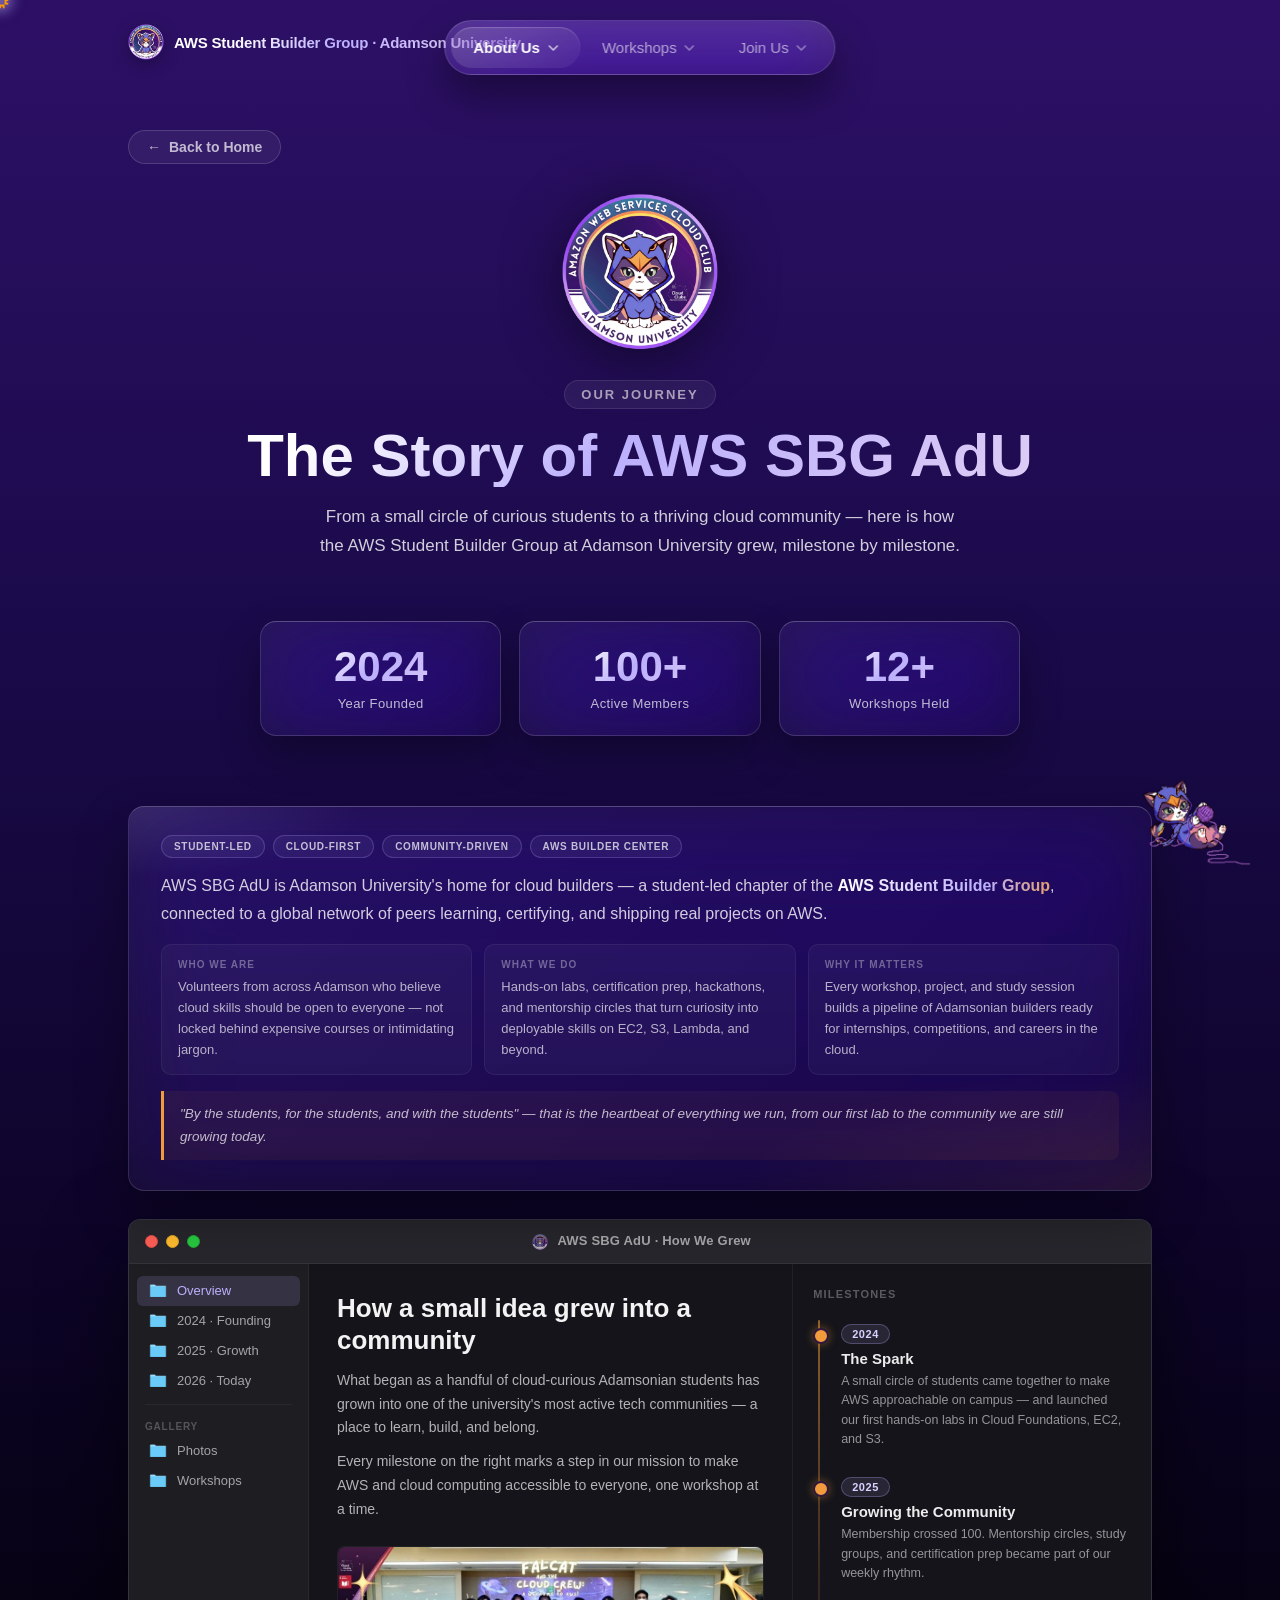
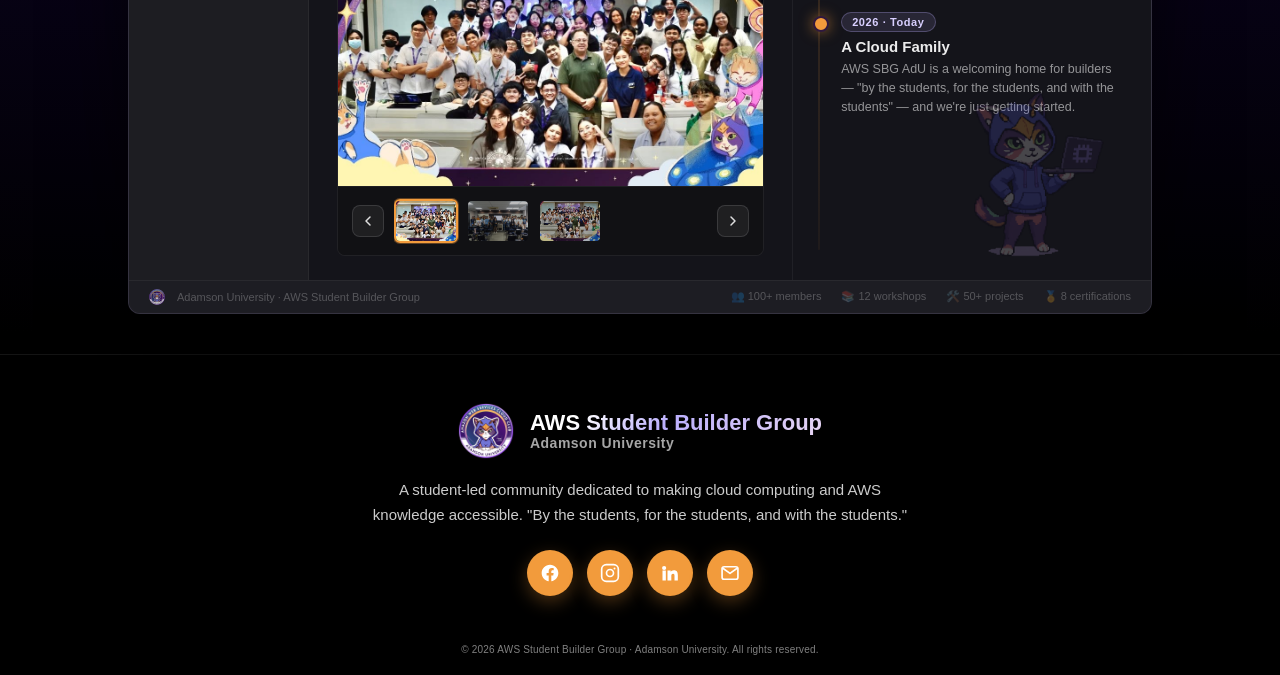
<file: AWS SBG Adamson University/org-history.html>
<!DOCTYPE html>
<html lang="en">
<head>
    <meta charset="UTF-8" />
    <meta name="viewport" content="width=device-width, initial-scale=1.0, user-scalable=yes" />
    <title>Org History · AWS Student Builder Group · Adamson University</title>
    <link rel="icon" type="image/png" href="img/awscatlogo.png" />
    <style>
        @import url('https://fonts.cdnfonts.com/css/amazon-ember');

        * { margin: 0; padding: 0; box-sizing: border-box; }

        :root {
            --bg-gradient: linear-gradient(180deg, #2d1066 0%, #1a0a4a 28%, #0d0428 55%, #000000 85%);
            --accent-gradient: linear-gradient(135deg, #ffffff 18%, #bbaffd 47%, #efdcf1 110%);
            --glow-purple: rgba(187, 175, 253, 0.65);
            --glow-deep: rgba(45, 16, 102, 0.5);
            --glow-light: rgba(239, 220, 241, 0.45);
            --page-padding: 10vw;
        }

        /* ---------- CUSTOM CURSOR ---------- */
        body.custom-cursor-active,
        body.custom-cursor-active * { cursor: none !important; }

        .custom-cursor-glow {
            position: fixed; top: 0; left: 0; width: 34px; height: 34px;
            pointer-events: none; z-index: 99998; border-radius: 50%;
            background: radial-gradient(circle, var(--glow-light) 0%, var(--glow-purple) 40%, var(--glow-deep) 62%, transparent 70%);
            filter: blur(6px); opacity: 0.8; transform: translate(-50%, -50%); will-change: left, top;
        }
        .custom-cursor {
            position: fixed; top: 0; left: 0; width: 20px; height: 20px;
            pointer-events: none; z-index: 99999;
            background: url("img/cursor.png") center / contain no-repeat;
            transform: translate(-50%, -50%); will-change: left, top;
        }
        @media (pointer: coarse), (max-width: 768px) {
            .custom-cursor, .custom-cursor-glow { display: none; }
        }

        /* ---------- BASE ---------- */
        html {
            min-height: 100%;
            background: var(--bg-gradient);
            background-repeat: no-repeat;
        }

        body {
            font-family: 'Amazon Ember', -apple-system, BlinkMacSystemFont, 'Segoe UI', Roboto, Helvetica, Arial, sans-serif;
            color: #ffffff;
            background: transparent;
            position: relative;
            min-height: 100vh;
        }

        @keyframes gradientShift { 0% { background-position: 0% 50%; } 50% { background-position: 100% 50%; } 100% { background-position: 0% 50%; } }
        @keyframes patternShift { 0% { background-position: 0 0; } 100% { background-position: 840px 840px; } }
        @keyframes fadeInUp { from { opacity: 0; transform: translateY(30px); } to { opacity: 1; transform: translateY(0); } }
        @keyframes float { 0%, 100% { transform: translateY(0); } 50% { transform: translateY(-15px); } }
        .sticker { position: fixed; bottom: 30px; right: 30px; width: 120px; height: auto; z-index: 999; animation: float 3s ease-in-out infinite; pointer-events: none; }

        /* ---------- TOP BAR ---------- */
        .top-bar {
            position: fixed; top: 20px; left: var(--page-padding); z-index: 9998;
            display: flex; align-items: center; gap: 10px;
            height: 44px;
        }
        .top-bar-logo { width: 36px; height: 36px; border-radius: 8px; object-fit: contain; filter: drop-shadow(0 4px 8px rgba(0,0,0,0.3)); flex-shrink: 0; }
        .top-bar-text {
            font-size: 15px; font-weight: 700; white-space: nowrap;
            background: var(--accent-gradient); -webkit-background-clip: text; -webkit-text-fill-color: transparent; background-clip: text;
            letter-spacing: -0.2px; line-height: 1;
        }

        /* ---------- NAVIGATION DOCK ---------- */
        .liquid-dock {
            position: fixed; top: 20px; left: 50%; transform: translateX(-50%); z-index: 9999;
            display: flex; align-items: center; padding: 6px;
            background: linear-gradient(180deg, rgba(255,255,255,0.15) 0%, rgba(255,255,255,0.06) 100%);
            backdrop-filter: blur(35px) saturate(200%); -webkit-backdrop-filter: blur(35px) saturate(200%);
            border-radius: 100px; border: 1px solid rgba(255,255,255,0.15);
            box-shadow: 0 20px 40px rgba(0,0,0,0.4);
        }
        .dock-item {
            background: transparent; border: none; cursor: pointer; color: rgba(255,255,255,0.6);
            font-size: 15px; font-weight: 500; padding: 12px 22px; border-radius: 50px;
            display: inline-flex; justify-content: center; align-items: center; gap: 6px;
            white-space: nowrap; text-decoration: none; transition: color 0.3s ease, background 0.3s ease;
            position: relative; z-index: 20;
        }
        .dock-item:hover { color: rgba(255,255,255,0.9); }
        .dock-item.active {
            color: #ffffff; font-weight: 700;
            background: linear-gradient(135deg, rgba(255,255,255,0.14) 0%, rgba(255,255,255,0.05) 100%);
            box-shadow: inset 0 1px 1px rgba(255,255,255,0.2);
        }

        /* ---------- NAV DROPDOWN ---------- */
        .dock-item-wrap { position: relative; display: flex; align-items: center; }
        .nav-caret { display: inline-flex; align-items: center; margin-left: 2px; opacity: 0.7; transition: transform 0.25s ease; }
        .dock-item-wrap.open .nav-caret { transform: rotate(180deg); }
        .nav-dropdown {
            position: absolute; top: calc(100% + 14px); left: 50%;
            transform: translateX(-50%) translateY(-8px) scale(0.96); transform-origin: top center;
            min-width: 240px; padding: 8px;
            background: linear-gradient(180deg, rgba(42,32,70,0.86) 0%, rgba(24,16,46,0.84) 100%);
            backdrop-filter: blur(34px) saturate(180%); -webkit-backdrop-filter: blur(34px) saturate(180%);
            border: 1px solid rgba(255,255,255,0.14); border-radius: 16px;
            box-shadow: 0 24px 50px rgba(0,0,0,0.5), inset 0 1px 1px rgba(255,255,255,0.12);
            opacity: 0; pointer-events: none;
            transition: opacity 0.22s ease, transform 0.22s cubic-bezier(0.25, 1, 0.5, 1); z-index: 40;
        }
        .dock-item-wrap.open .nav-dropdown { opacity: 1; pointer-events: auto; transform: translateX(-50%) translateY(0) scale(1); }
        .nav-dropdown::before {
            content: ''; position: absolute; top: -6px; left: 50%; transform: translateX(-50%) rotate(45deg);
            width: 12px; height: 12px; background: rgba(42,32,70,0.86);
            border-left: 1px solid rgba(255,255,255,0.14); border-top: 1px solid rgba(255,255,255,0.14); border-radius: 3px 0 0 0;
        }
        .nav-dropdown-item {
            display: flex; align-items: center; gap: 12px; padding: 10px 14px; border-radius: 10px;
            color: rgba(255,255,255,0.85); font-size: 14px; font-weight: 500; text-decoration: none;
            cursor: pointer; white-space: nowrap; transition: background 0.18s ease, color 0.18s ease;
        }
        .nav-dropdown-item:hover { background: rgba(187,175,253,0.18); color: #fff; }
        .nav-dropdown-item.primary { background: rgba(187,175,253,0.16); color: #fff; font-weight: 700; }
        .nav-dropdown-item.primary:hover { background: rgba(187,175,253,0.3); }
        .nav-dropdown-icon { width: 20px; height: 20px; flex-shrink: 0; background: url("img/folder.png") center / contain no-repeat; }
        .nav-dropdown-divider { height: 1px; margin: 6px 8px; background: rgba(255,255,255,0.1); }

        /* ---------- PAGE: ORG HISTORY ---------- */
        .oh-page { position: relative; z-index: 1; padding: 130px var(--page-padding) 40px; }

        .page-back {
            display: inline-flex; align-items: center; gap: 8px; color: rgba(255,255,255,0.7);
            text-decoration: none; font-size: 14px; font-weight: 600; padding: 8px 18px; border-radius: 100px;
            border: 1px solid rgba(255,255,255,0.15); background: rgba(255,255,255,0.06);
            backdrop-filter: blur(16px); -webkit-backdrop-filter: blur(16px);
            transition: transform 0.25s ease, background 0.25s ease, border-color 0.25s ease; margin-bottom: 28px;
        }
        .page-back:hover { background: rgba(255,255,255,0.14); border-color: rgba(255,255,255,0.4); transform: translateY(-2px); }
        .page-back .arrow { transition: transform 0.25s ease; }
        .page-back:hover .arrow { transform: translateX(-4px); }

        .oh-hero { text-align: center; margin-bottom: 60px; animation: fadeInUp 0.8s ease-out both; }
        .oh-hero-logo {
            width: 160px;
            height: 160px;
            border-radius: 28px;
            object-fit: contain;
            filter: drop-shadow(0 8px 28px rgba(0, 0, 0, 0.5));
            margin: 0 auto 28px;
            display: block;
        }
        .page-label {
            display: inline-block; font-size: 13px; font-weight: 700; letter-spacing: 2px; text-transform: uppercase;
            color: rgba(255,255,255,0.6); margin-bottom: 16px; padding: 6px 16px;
            background: rgba(255,255,255,0.06); border-radius: 100px; border: 1px solid rgba(255,255,255,0.1);
        }
        .oh-hero h1 {
            font-size: clamp(36px, 5.5vw, 60px); font-weight: 800; line-height: 1.04; margin-bottom: 16px;
            background: var(--accent-gradient); -webkit-background-clip: text; -webkit-text-fill-color: transparent; background-clip: text;
        }
        .oh-hero p { font-size: clamp(15px, 1.4vw, 17px); color: rgba(255,255,255,0.8); line-height: 1.7; max-width: 640px; margin: 0 auto; }

        /* Stats strip */
        .oh-stats {
            display: grid; grid-template-columns: repeat(3, 1fr); gap: 18px; margin: 0 auto 70px; max-width: 760px;
        }
        .oh-stat {
            text-align: center;
            padding: 24px 18px;
            border-radius: 16px;
            background: linear-gradient(135deg, rgba(255,255,255,0.055) 0%, rgba(255,255,255,0.015) 100%);
            backdrop-filter: blur(40px) saturate(170%);
            -webkit-backdrop-filter: blur(40px) saturate(170%);
            border: 1px solid rgba(255,255,255,0.14);
            border-top: 1px solid rgba(255,255,255,0.25);
            box-shadow: 0 18px 40px rgba(0,0,0,0.32);
            transition: transform 0.3s ease, box-shadow 0.3s ease, border-color 0.3s ease;
        }
        .oh-stat:hover {
            transform: translateY(-5px);
            box-shadow: 0 28px 55px rgba(0,0,0,0.42);
            border-color: rgba(255,255,255,0.28);
        }
        .oh-stat-num {
            font-size: clamp(28px, 4vw, 42px);
            font-weight: 900;
            line-height: 1;
            background: var(--accent-gradient);
            -webkit-background-clip: text;
            -webkit-text-fill-color: transparent;
            background-clip: text;
        }
        .oh-stat-label {
            font-size: 13px;
            color: rgba(255,255,255,0.72);
            margin-top: 8px;
            letter-spacing: 0.4px;
        }

        /* Finder window — community growth */
        .oh-finder-wrap {
            max-width: 1160px;
            margin: 0 auto;
        }

        @keyframes ohPulseGlow {
            0%, 100% { box-shadow: 0 30px 80px rgba(0, 0, 0, 0.6), 0 0 0 1px rgba(255, 255, 255, 0.05) inset, 0 0 20px rgba(187, 175, 253, 0.08); }
            50% { box-shadow: 0 30px 80px rgba(0, 0, 0, 0.6), 0 0 0 1px rgba(255, 255, 255, 0.05) inset, 0 0 40px rgba(187, 175, 253, 0.15); }
        }

        .oh-finder-window {
            position: relative;
            width: 100%;
            min-height: 520px;
            border-radius: 12px;
            background: rgba(28, 26, 42, 0.92);
            backdrop-filter: blur(55px) saturate(180%);
            -webkit-backdrop-filter: blur(55px) saturate(180%);
            border: 1px solid rgba(255, 255, 255, 0.12);
            box-shadow: 0 30px 80px rgba(0, 0, 0, 0.6), 0 0 0 1px rgba(255, 255, 255, 0.05) inset;
            overflow: hidden;
            animation: ohPulseGlow 4s ease-in-out infinite;
            display: flex;
            flex-direction: column;
        }

        .oh-finder-titlebar {
            display: flex;
            align-items: center;
            padding: 10px 16px;
            background: rgba(40, 40, 45, 0.95);
            border-bottom: 1px solid rgba(255, 255, 255, 0.06);
            flex-shrink: 0;
            gap: 12px;
            min-height: 44px;
        }

        .oh-finder-controls {
            display: flex;
            gap: 8px;
            flex-shrink: 0;
        }

        .oh-finder-control {
            width: 13px;
            height: 13px;
            border-radius: 50%;
            border: 1px solid rgba(0, 0, 0, 0.15);
            cursor: default;
            position: relative;
        }

        .oh-finder-control.red { background: #ff5f57; border-color: #e04e47; }
        .oh-finder-control.yellow { background: #ffbd2e; border-color: #e0a524; }
        .oh-finder-control.green { background: #28c840; border-color: #1fa833; }

        .oh-finder-title {
            flex: 1;
            text-align: center;
            font-size: 13px;
            font-weight: 600;
            color: rgba(255, 255, 255, 0.6);
            letter-spacing: 0.2px;
            font-family: -apple-system, BlinkMacSystemFont, 'Segoe UI', Roboto, sans-serif;
        }

        .oh-finder-title-icon {
            display: inline-block;
            width: 16px;
            height: 16px;
            background: url("img/awscatlogo.png") center / contain no-repeat;
            vertical-align: middle;
            margin-right: 6px;
            filter: brightness(0.8);
        }

        .oh-finder-body {
            display: flex;
            flex: 1;
            min-height: 0;
            background: rgba(20, 20, 25, 0.88);
        }

        .oh-finder-sidebar {
            width: 180px;
            flex-shrink: 0;
            background: rgba(30, 30, 35, 0.9);
            border-right: 1px solid rgba(255, 255, 255, 0.05);
            padding: 12px 0;
        }

        .oh-finder-sidebar-item {
            display: flex;
            align-items: center;
            gap: 10px;
            padding: 6px 12px;
            margin: 0 8px;
            border-radius: 6px;
            font-size: 13px;
            color: rgba(255, 255, 255, 0.6);
            font-weight: 500;
            cursor: default;
            white-space: nowrap;
            transition: background 0.15s ease, color 0.15s ease;
        }

        .oh-finder-sidebar-item:hover {
            background: rgba(255, 255, 255, 0.06);
            color: rgba(255, 255, 255, 0.8);
        }

        .oh-finder-sidebar-item.active {
            background: rgba(187, 175, 253, 0.15);
            color: #bbaffd;
        }

        .oh-finder-sidebar-item .icon {
            width: 18px;
            height: 18px;
            background: url("img/folder.png") center / contain no-repeat;
            flex-shrink: 0;
        }

        .oh-finder-sidebar-divider {
            height: 1px;
            background: rgba(255, 255, 255, 0.05);
            margin: 8px 16px;
        }

        .oh-finder-sidebar-label {
            font-size: 10px;
            font-weight: 700;
            text-transform: uppercase;
            letter-spacing: 0.8px;
            color: rgba(255, 255, 255, 0.25);
            padding: 8px 16px 4px;
        }

        .oh-finder-main {
            flex: 1;
            display: grid;
            grid-template-columns: 1.15fr 0.85fr;
            gap: 0;
            min-width: 0;
            min-height: 420px;
        }

        .oh-finder-story {
            padding: 24px 28px;
            border-right: 1px solid rgba(255, 255, 255, 0.05);
            overflow: hidden;
        }

        .oh-finder-story-text {
            margin-bottom: 20px;
            padding: 4px 0;
        }

        .oh-finder-cat-decor {
            position: absolute;
            bottom: 38px;
            right: 20px;
            width: min(200px, 22vw);
            height: auto;
            opacity: 0.22;
            pointer-events: none;
            z-index: 2;
        }

        .oh-finder-story-text h2 {
            font-size: clamp(20px, 2.2vw, 26px);
            font-weight: 800;
            line-height: 1.25;
            margin-bottom: 12px;
            color: rgba(255, 255, 255, 0.95);
        }

        .oh-finder-story-text p {
            font-size: 14px;
            line-height: 1.7;
            color: rgba(255, 255, 255, 0.68);
            margin-bottom: 10px;
        }

        .oh-finder-story-text p:last-child { margin-bottom: 0; }

        .oh-finder-photos {
            position: relative;
            border-radius: 8px;
            overflow: hidden;
            border: 1px solid rgba(255, 255, 255, 0.08);
            background: rgba(0, 0, 0, 0.25);
        }

        .oh-finder-gallery-view {
            position: relative;
            aspect-ratio: 16 / 9;
            overflow: hidden;
        }

        .oh-finder-gallery-view img {
            width: 100%;
            height: 100%;
            object-fit: cover;
            display: block;
            transition: opacity 0.25s ease;
        }

        .oh-finder-gallery-view img.is-fading {
            opacity: 0;
        }

        .oh-finder-gallery-bar {
            display: flex;
            align-items: center;
            gap: 10px;
            padding: 10px 14px;
            border-top: 1px solid rgba(255, 255, 255, 0.06);
            background: rgba(18, 18, 22, 0.72);
            flex-shrink: 0;
        }

        .oh-gallery-btn {
            width: 32px;
            height: 32px;
            flex-shrink: 0;
            border-radius: 8px;
            border: 1px solid rgba(255, 255, 255, 0.12);
            background: rgba(255, 255, 255, 0.06);
            color: rgba(255, 255, 255, 0.85);
            cursor: pointer;
            display: inline-flex;
            align-items: center;
            justify-content: center;
            transition: background 0.15s ease, border-color 0.15s ease, transform 0.15s ease;
        }

        .oh-gallery-btn:hover {
            background: rgba(255, 255, 255, 0.12);
            border-color: rgba(255, 255, 255, 0.22);
        }

        .oh-gallery-btn:active {
            transform: scale(0.96);
        }

        .oh-gallery-btn svg {
            width: 16px;
            height: 16px;
            display: block;
        }

        .oh-finder-gallery-thumbs {
            flex: 1;
            display: flex;
            align-items: center;
            gap: 8px;
            overflow-x: auto;
            scrollbar-width: none;
            min-width: 0;
            padding: 2px 0;
        }

        .oh-finder-gallery-thumbs::-webkit-scrollbar {
            display: none;
        }

        .oh-gallery-thumb {
            flex-shrink: 0;
            width: 64px;
            height: 44px;
            padding: 0;
            border-radius: 6px;
            overflow: hidden;
            border: 2px solid transparent;
            background: none;
            cursor: pointer;
            opacity: 0.72;
            transition: opacity 0.15s ease, border-color 0.15s ease, transform 0.15s ease;
        }

        .oh-gallery-thumb:hover {
            opacity: 0.95;
        }

        .oh-gallery-thumb.active {
            opacity: 1;
            border-color: #f29b3c;
            box-shadow: 0 0 0 1px rgba(242, 155, 60, 0.35);
        }

        .oh-gallery-thumb img {
            width: 100%;
            height: 100%;
            object-fit: cover;
            display: block;
        }

        .oh-finder-timeline-panel {
            padding: 24px 24px 24px 20px;
            overflow: hidden;
            display: flex;
            flex-direction: column;
        }

        .oh-finder-block-title {
            font-size: 11px;
            font-weight: 700;
            text-transform: uppercase;
            letter-spacing: 1.2px;
            color: rgba(255, 255, 255, 0.3);
            margin-bottom: 14px;
            flex-shrink: 0;
        }

        .oh-finder-timeline {
            display: flex;
            flex-direction: column;
            position: relative;
            padding-left: 28px;
            flex: 1;
        }

        .oh-finder-timeline::before {
            content: '';
            position: absolute;
            left: 5px;
            top: 6px;
            bottom: 6px;
            width: 2px;
            background: linear-gradient(180deg, rgba(242, 155, 60, 0.55), rgba(242, 155, 60, 0.15), rgba(242, 155, 60, 0.05));
            border-radius: 2px;
        }

        .oh-finder-node {
            position: relative;
            padding: 10px 0 18px;
            opacity: 0;
            transform: translateY(16px);
            transition: opacity 0.6s ease, transform 0.6s ease;
        }

        .oh-finder-node:last-child { padding-bottom: 0; }

        .oh-finder-node.in-view {
            opacity: 1;
            transform: translateY(0);
        }

        .oh-finder-node::before {
            content: '';
            position: absolute;
            left: -28px;
            top: 14px;
            width: 12px;
            height: 12px;
            border-radius: 50%;
            background: #f29b3c;
            border: 2px solid rgba(26, 10, 62, 0.9);
            box-shadow: 0 0 10px rgba(242, 155, 60, 0.45);
            z-index: 2;
        }

        .oh-finder-node:last-child::before {
            box-shadow: 0 0 14px rgba(242, 155, 60, 0.6);
        }

        .oh-finder-node-year {
            display: inline-block;
            font-size: 11px;
            font-weight: 800;
            letter-spacing: 0.6px;
            color: #d9d0ff;
            margin-bottom: 6px;
            padding: 3px 10px;
            border-radius: 100px;
            background: rgba(187, 175, 253, 0.12);
            border: 1px solid rgba(187, 175, 253, 0.28);
        }

        .oh-finder-node h3 {
            font-size: 15px;
            font-weight: 700;
            color: rgba(255, 255, 255, 0.92);
            margin-bottom: 5px;
        }

        .oh-finder-node p {
            font-size: 12.5px;
            line-height: 1.55;
            color: rgba(255, 255, 255, 0.55);
        }

        .oh-finder-footer {
            position: relative;
            z-index: 3;
            padding: 8px 20px;
            border-top: 1px solid rgba(255, 255, 255, 0.05);
            display: flex;
            justify-content: space-between;
            align-items: center;
            flex-shrink: 0;
            font-size: 11px;
            color: rgba(255, 255, 255, 0.25);
            background: rgba(30, 30, 35, 0.9);
            min-height: 32px;
            font-family: -apple-system, BlinkMacSystemFont, 'Segoe UI', Roboto, sans-serif;
        }

        .oh-finder-footer-items {
            display: flex;
            gap: 20px;
        }

        .oh-finder-footer > span {
            display: flex;
            align-items: center;
            gap: 6px;
        }

        .oh-finder-footer-items span {
            display: flex;
            align-items: center;
            gap: 4px;
        }

        /* Narrative — above finder */
        @keyframes ohShimmer {
            0% { background-position: 0% 50%; }
            100% { background-position: 200% 50%; }
        }

        @keyframes ohTagGlow {
            0%, 100% { border-color: rgba(187, 175, 253, 0.22); box-shadow: none; }
            50% { border-color: rgba(242, 155, 60, 0.42); box-shadow: 0 0 12px rgba(242, 155, 60, 0.12); }
        }

        @keyframes ohNarrativeReveal {
            from { opacity: 0; transform: translateY(14px); }
            to { opacity: 1; transform: translateY(0); }
        }

        .oh-finder-narrative {
            position: relative;
            z-index: 1;
            margin-bottom: 28px;
            padding: 28px 32px 30px;
            border-radius: 16px;
            background: linear-gradient(135deg, rgba(255, 255, 255, 0.055) 0%, rgba(255, 255, 255, 0.015) 100%);
            backdrop-filter: blur(40px) saturate(170%);
            -webkit-backdrop-filter: blur(40px) saturate(170%);
            border: 1px solid rgba(255, 255, 255, 0.14);
            border-top: 1px solid rgba(255, 255, 255, 0.25);
            box-shadow: 0 24px 50px rgba(0, 0, 0, 0.34);
            overflow: hidden;
        }

        .oh-finder-narrative::before {
            content: '';
            position: absolute;
            inset: 0;
            background:
                radial-gradient(ellipse 70% 55% at 100% 100%, rgba(242, 155, 60, 0.09), transparent 58%),
                radial-gradient(ellipse 45% 35% at 0% 0%, rgba(187, 175, 253, 0.12), transparent 52%);
            pointer-events: none;
        }

        .oh-finder-narrative-inner {
            position: relative;
            z-index: 1;
        }

        .oh-narrative-tags {
            display: flex;
            flex-wrap: wrap;
            gap: 8px;
            margin-bottom: 14px;
        }

        .oh-narrative-tag {
            font-size: 10px;
            font-weight: 700;
            letter-spacing: 0.7px;
            text-transform: uppercase;
            padding: 5px 12px;
            border-radius: 100px;
            border: 1px solid rgba(187, 175, 253, 0.22);
            background: rgba(187, 175, 253, 0.07);
            color: rgba(255, 255, 255, 0.72);
            animation: ohTagGlow 3.2s ease-in-out infinite;
        }

        .oh-narrative-tag:nth-child(2) { animation-delay: 0.5s; }
        .oh-narrative-tag:nth-child(3) { animation-delay: 1s; }
        .oh-narrative-tag:nth-child(4) { animation-delay: 1.5s; }

        .oh-narrative-lead {
            font-size: clamp(14px, 1.35vw, 16px);
            line-height: 1.75;
            color: rgba(255, 255, 255, 0.8);
            margin-bottom: 16px;
            max-width: none;
        }

        .oh-narrative-shimmer {
            background: linear-gradient(90deg, #ffffff 0%, #bbaffd 35%, #f29b3c 55%, #efdcf1 100%);
            background-size: 200% auto;
            -webkit-background-clip: text;
            background-clip: text;
            -webkit-text-fill-color: transparent;
            animation: ohShimmer 5s linear infinite;
            font-weight: 800;
        }

        .oh-narrative-grid {
            display: grid;
            grid-template-columns: repeat(3, 1fr);
            gap: 12px;
            margin-bottom: 16px;
        }

        .oh-narrative-card {
            padding: 14px 16px;
            border-radius: 10px;
            background: rgba(255, 255, 255, 0.035);
            border: 1px solid rgba(255, 255, 255, 0.06);
            transition: transform 0.28s ease, border-color 0.28s ease, background 0.28s ease;
        }

        .oh-narrative-card:hover {
            transform: translateY(-3px);
            border-color: rgba(242, 155, 60, 0.28);
            background: rgba(255, 255, 255, 0.055);
        }

        .oh-narrative-card h4 {
            font-size: 10px;
            font-weight: 700;
            text-transform: uppercase;
            letter-spacing: 1px;
            color: rgba(255, 255, 255, 0.35);
            margin-bottom: 7px;
        }

        .oh-narrative-card p {
            font-size: 13px;
            line-height: 1.6;
            color: rgba(255, 255, 255, 0.68);
        }

        .oh-narrative-quote {
            margin: 0;
            padding: 12px 16px;
            border-left: 3px solid #f29b3c;
            border-radius: 0 8px 8px 0;
            background: rgba(242, 155, 60, 0.06);
            font-size: 13.5px;
            line-height: 1.65;
            font-style: italic;
            color: rgba(255, 255, 255, 0.72);
        }

        .oh-narrative-reveal {
            opacity: 0;
        }

        .oh-finder-narrative.is-revealed .oh-narrative-reveal {
            animation: ohNarrativeReveal 0.48s ease forwards;
        }

        /* ---------- SITE FOOTER ---------- */
        .site-footer {
            width: 100%;
            padding: 0;
            display: flex;
            flex-direction: column;
            align-items: stretch;
        }

        .site-footer-card {
            position: relative;
            width: 100%;
            background: transparent;
            border-top: 1px solid rgba(255, 255, 255, 0.08);
            box-shadow: none;
        }

        .site-footer-card::before {
            display: none;
        }

        .site-footer-main {
            position: relative;
            z-index: 1;
            width: 100%;
            max-width: 1200px;
            margin: 0 auto;
            padding: 48px 10vw 32px;
            text-align: center;
            display: flex;
            flex-direction: column;
            align-items: center;
            gap: 18px;
        }

        .site-footer-logo-row {
            display: flex;
            align-items: center;
            gap: 16px;
        }

        .site-footer-logo {
            width: 56px;
            height: 56px;
            border-radius: 12px;
            object-fit: contain;
            filter: drop-shadow(0 4px 12px rgba(0, 0, 0, 0.4));
            flex-shrink: 0;
        }

        .site-footer-titles {
            display: flex;
            flex-direction: column;
            align-items: flex-start;
            line-height: 1.15;
        }

        .site-footer-title {
            font-size: 22px;
            font-weight: 800;
            background: var(--accent-gradient);
            -webkit-background-clip: text;
            -webkit-text-fill-color: transparent;
            background-clip: text;
        }

        .site-footer-subtitle {
            font-size: 14px;
            font-weight: 600;
            color: rgba(255, 255, 255, 0.65);
            letter-spacing: 0.5px;
        }

        .site-footer-desc {
            max-width: 540px;
            margin: 0;
            font-size: 15px;
            line-height: 1.7;
            color: rgba(255, 255, 255, 0.8);
        }

        .site-footer-socials {
            display: flex;
            gap: 14px;
            margin-top: 4px;
        }

        .site-footer-social {
            width: 46px;
            height: 46px;
            border-radius: 50%;
            display: inline-flex;
            align-items: center;
            justify-content: center;
            color: #fff;
            background: #f29b3c;
            border: 1px solid rgba(242, 155, 60, 0.6);
            box-shadow: 0 6px 18px rgba(242, 155, 60, 0.3);
            backdrop-filter: blur(16px);
            -webkit-backdrop-filter: blur(16px);
            transition: transform 0.25s ease, background 0.25s ease, border-color 0.25s ease, box-shadow 0.25s ease;
        }

        .site-footer-social:hover {
            transform: translateY(-3px);
            background: #f7ad58;
            border-color: rgba(230, 158, 69, 0.9);
            box-shadow: 0 0 22px rgba(242, 155, 60, 0.55);
        }

        .site-footer-social svg {
            width: 20px;
            height: 20px;
            display: block;
        }

        .site-footer-bottom {
            position: relative;
            z-index: 1;
            padding: 16px 10vw 20px;
            text-align: center;
            font-size: 10px;
            letter-spacing: 0.2px;
            color: rgba(255, 255, 255, 0.5);
        }

        /* ---------- RESPONSIVE ---------- */
        @media (max-width: 1024px) { :root { --page-padding: 5vw; } }
        @media (max-width: 768px) {
            :root { --page-padding: 5vw; }
            .top-bar { top: 12px; }
            .top-bar-text { display: none; }
            .liquid-dock { top: 12px; padding: 4px; }
            .dock-item { font-size: 13px; padding: 9px 14px; }
            .sticker { width: 80px; bottom: 16px; right: 16px; }
            .oh-page { padding: 100px 5vw 30px; }
            .oh-stats { grid-template-columns: 1fr; max-width: 360px; gap: 14px; }
            .oh-finder-main { grid-template-columns: 1fr; min-height: 0; }
            .oh-finder-story { border-right: none; border-bottom: 1px solid rgba(255, 255, 255, 0.05); }
            .oh-finder-sidebar { display: none; }
            .oh-finder-cat-decor {
                width: min(140px, 38vw);
                bottom: 34px;
                right: 12px;
                opacity: 0.18;
            }
            .oh-gallery-thumb {
                width: 52px;
                height: 36px;
            }
            .oh-finder-gallery-bar {
                padding: 8px 10px;
                gap: 8px;
            }
            .oh-finder-narrative {
                margin-bottom: 22px;
                padding: 22px 20px 24px;
            }
            .oh-narrative-grid {
                grid-template-columns: 1fr;
                gap: 10px;
            }
            .site-footer { padding: 0; }
            .site-footer-main { padding: 36px 5vw 28px; }
            .site-footer-logo-row { flex-direction: column; gap: 10px; }
            .site-footer-titles { align-items: center; text-align: center; }
            .site-footer-title { font-size: 19px; }
            .site-footer-desc { font-size: 14px; }
            .site-footer-bottom { padding: 14px 5vw 16px; font-size: 9px; }
        }
    </style>
</head>
<body>
    <div class="custom-cursor-glow" id="custom-cursor-glow" aria-hidden="true"></div>
    <div class="custom-cursor" id="custom-cursor" aria-hidden="true"></div>

    <!-- TOP BAR -->
    <div class="top-bar">
        <img src="img/awscatlogo.png" alt="AWS Cat Logo" class="top-bar-logo" />
        <span class="top-bar-text">AWS Student Builder Group · Adamson University</span>
    </div>

    <!-- NAVIGATION DOCK -->
    <nav class="liquid-dock">
        <div class="dock-item-wrap" id="about-wrap">
            <button class="dock-item active" type="button" aria-haspopup="true" aria-expanded="false" data-dropdown-trigger>
                About Us
                <span class="nav-caret" aria-hidden="true">
                    <svg viewBox="0 0 10 6" width="10" height="6"><path d="M1 1l4 4 4-4" fill="none" stroke="currentColor" stroke-width="1.6" stroke-linecap="round" stroke-linejoin="round"/></svg>
                </span>
            </button>
            <div class="nav-dropdown" role="menu" aria-label="About menu">
                <a class="nav-dropdown-item" href="index.html" role="menuitem">About Overview</a>
                <div class="nav-dropdown-divider"></div>
                <a class="nav-dropdown-item primary" href="org-history.html" role="menuitem">Org History</a>
                <a class="nav-dropdown-item" href="officers.html" role="menuitem">Officers</a>
                <a class="nav-dropdown-item" href="sbg.html" role="menuitem">SBG</a>
            </div>
        </div>
        <div class="dock-item-wrap" id="workshops-wrap">
            <button class="dock-item" type="button" aria-haspopup="true" aria-expanded="false" data-dropdown-trigger>
                Workshops
                <span class="nav-caret" aria-hidden="true">
                    <svg viewBox="0 0 10 6" width="10" height="6"><path d="M1 1l4 4 4-4" fill="none" stroke="currentColor" stroke-width="1.6" stroke-linecap="round" stroke-linejoin="round"/></svg>
                </span>
            </button>
            <div class="nav-dropdown" role="menu" aria-label="Workshops menu">
                <a class="nav-dropdown-item primary" href="index.html#workshops" role="menuitem">Workshops Overview</a>
                <div class="nav-dropdown-divider"></div>
                <a class="nav-dropdown-item" href="events.html" role="menuitem">View All Events</a>
            </div>
        </div>
        <div class="dock-item-wrap" id="join-wrap">
            <button class="dock-item" type="button" aria-haspopup="true" aria-expanded="false" data-dropdown-trigger>
                Join Us
                <span class="nav-caret" aria-hidden="true">
                    <svg viewBox="0 0 10 6" width="10" height="6"><path d="M1 1l4 4 4-4" fill="none" stroke="currentColor" stroke-width="1.6" stroke-linecap="round" stroke-linejoin="round"/></svg>
                </span>
            </button>
            <div class="nav-dropdown" role="menu" aria-label="Join menu">
                <a class="nav-dropdown-item" href="index.html#join" role="menuitem">Join Overview</a>
                <div class="nav-dropdown-divider"></div>
                <a class="nav-dropdown-item" href="join.html" role="menuitem">Fill a Form</a>
            </div>
        </div>
    </nav>

    <!-- PAGE CONTENT -->
    <main class="oh-page">
        <a class="page-back" href="index.html">
            <span class="arrow">←</span>
            Back to Home
        </a>

        <header class="oh-hero">
            <img src="img/awscatlogo.png" alt="AWS Cat Logo" class="oh-hero-logo" />
            <span class="page-label">Our Journey</span>
            <h1>The Story of AWS SBG AdU</h1>
            <p>From a small circle of curious students to a thriving cloud community — here is how the AWS Student Builder Group at Adamson University grew, milestone by milestone.</p>
        </header>

        <div class="oh-stats">
            <div class="oh-stat">
                <div class="oh-stat-num">2024</div>
                <div class="oh-stat-label">Year Founded</div>
            </div>
            <div class="oh-stat">
                <div class="oh-stat-num">100+</div>
                <div class="oh-stat-label">Active Members</div>
            </div>
            <div class="oh-stat">
                <div class="oh-stat-num">12+</div>
                <div class="oh-stat-label">Workshops Held</div>
            </div>
        </div>

        <div class="oh-finder-wrap">
            <div class="oh-finder-narrative" id="oh-finder-narrative">
                <div class="oh-finder-narrative-inner">
                    <div class="oh-narrative-tags oh-narrative-reveal">
                        <span class="oh-narrative-tag">Student-Led</span>
                        <span class="oh-narrative-tag">Cloud-First</span>
                        <span class="oh-narrative-tag">Community-Driven</span>
                        <span class="oh-narrative-tag">AWS Builder Center</span>
                    </div>
                    <p class="oh-narrative-lead oh-narrative-reveal">
                        AWS SBG AdU is Adamson University's home for cloud builders — a student-led chapter of the
                        <span class="oh-narrative-shimmer">AWS Student Builder Group</span>, connected to a global network
                        of peers learning, certifying, and shipping real projects on AWS.
                    </p>
                    <div class="oh-narrative-grid">
                        <article class="oh-narrative-card oh-narrative-reveal">
                            <h4>Who We Are</h4>
                            <p>Volunteers from across Adamson who believe cloud skills should be open to everyone — not locked behind expensive courses or intimidating jargon.</p>
                        </article>
                        <article class="oh-narrative-card oh-narrative-reveal">
                            <h4>What We Do</h4>
                            <p>Hands-on labs, certification prep, hackathons, and mentorship circles that turn curiosity into deployable skills on EC2, S3, Lambda, and beyond.</p>
                        </article>
                        <article class="oh-narrative-card oh-narrative-reveal">
                            <h4>Why It Matters</h4>
                            <p>Every workshop, project, and study session builds a pipeline of Adamsonian builders ready for internships, competitions, and careers in the cloud.</p>
                        </article>
                    </div>
                    <blockquote class="oh-narrative-quote oh-narrative-reveal">
                        "By the students, for the students, and with the students" — that is the heartbeat of everything we run, from our first lab to the community we are still growing today.
                    </blockquote>
                </div>
            </div>

            <div class="oh-finder-window">
                <div class="oh-finder-titlebar">
                    <div class="oh-finder-controls">
                        <span class="oh-finder-control red" aria-hidden="true"></span>
                        <span class="oh-finder-control yellow" aria-hidden="true"></span>
                        <span class="oh-finder-control green" aria-hidden="true"></span>
                    </div>
                    <div class="oh-finder-title">
                        <span class="oh-finder-title-icon" aria-hidden="true"></span>
                        AWS SBG AdU · How We Grew
                    </div>
                    <div style="width:52px;" aria-hidden="true"></div>
                </div>

                <div class="oh-finder-body">
                    <aside class="oh-finder-sidebar" aria-label="Org history folders">
                        <div class="oh-finder-sidebar-item active">
                            <span class="icon" aria-hidden="true"></span> Overview
                        </div>
                        <div class="oh-finder-sidebar-item">
                            <span class="icon" aria-hidden="true"></span> 2024 · Founding
                        </div>
                        <div class="oh-finder-sidebar-item">
                            <span class="icon" aria-hidden="true"></span> 2025 · Growth
                        </div>
                        <div class="oh-finder-sidebar-item">
                            <span class="icon" aria-hidden="true"></span> 2026 · Today
                        </div>
                        <div class="oh-finder-sidebar-divider"></div>
                        <div class="oh-finder-sidebar-label">Gallery</div>
                        <div class="oh-finder-sidebar-item">
                            <span class="icon" aria-hidden="true"></span> Photos
                        </div>
                        <div class="oh-finder-sidebar-item">
                            <span class="icon" aria-hidden="true"></span> Workshops
                        </div>
                    </aside>

                    <div class="oh-finder-main">
                        <div class="oh-finder-story">
                            <div class="oh-finder-story-text">
                                <h2>How a small idea grew into a community</h2>
                                <p>What began as a handful of cloud-curious Adamsonian students has grown into one of the university's most active tech communities — a place to learn, build, and belong.</p>
                                <p>Every milestone on the right marks a step in our mission to make AWS and cloud computing accessible to everyone, one workshop at a time.</p>
                            </div>
                            <div class="oh-finder-photos">
                                <div class="oh-finder-gallery-view">
                                    <img id="oh-gallery-main" src="img/home1.jpg" alt="Community event" />
                                </div>
                                <div class="oh-finder-gallery-bar" aria-label="Photo gallery">
                                    <button type="button" class="oh-gallery-btn oh-gallery-prev" aria-label="Previous image">
                                        <svg viewBox="0 0 24 24" fill="none" stroke="currentColor" stroke-width="2.2" stroke-linecap="round" stroke-linejoin="round" aria-hidden="true"><path d="M15 6l-6 6 6 6"/></svg>
                                    </button>
                                    <div class="oh-finder-gallery-thumbs">
                                        <button type="button" class="oh-gallery-thumb active" data-index="0" aria-label="Community event" aria-current="true">
                                            <img src="img/home1.jpg" alt="" />
                                        </button>
                                        <button type="button" class="oh-gallery-thumb" data-index="1" aria-label="Workshop session">
                                            <img src="img/home2.jpg" alt="" />
                                        </button>
                                        <button type="button" class="oh-gallery-thumb" data-index="2" aria-label="Group photo">
                                            <img src="img/home3.jpg" alt="" />
                                        </button>
                                    </div>
                                    <button type="button" class="oh-gallery-btn oh-gallery-next" aria-label="Next image">
                                        <svg viewBox="0 0 24 24" fill="none" stroke="currentColor" stroke-width="2.2" stroke-linecap="round" stroke-linejoin="round" aria-hidden="true"><path d="M9 6l6 6-6 6"/></svg>
                                    </button>
                                </div>
                            </div>
                        </div>

                        <div class="oh-finder-timeline-panel">
                            <div class="oh-finder-block-title">Milestones</div>
                            <div class="oh-finder-timeline">
                                <div class="oh-finder-node">
                                    <span class="oh-finder-node-year">2024</span>
                                    <h3>The Spark</h3>
                                    <p>A small circle of students came together to make AWS approachable on campus — and launched our first hands-on labs in Cloud Foundations, EC2, and S3.</p>
                                </div>
                                <div class="oh-finder-node">
                                    <span class="oh-finder-node-year">2025</span>
                                    <h3>Growing the Community</h3>
                                    <p>Membership crossed 100. Mentorship circles, study groups, and certification prep became part of our weekly rhythm.</p>
                                </div>
                                <div class="oh-finder-node">
                                    <span class="oh-finder-node-year">2026 · Today</span>
                                    <h3>A Cloud Family</h3>
                                    <p>AWS SBG AdU is a welcoming home for builders — "by the students, for the students, and with the students" — and we're just getting started.</p>
                                </div>
                            </div>
                        </div>
                    </div>
                </div>

                <img src="img/awscat2.png" alt="" class="oh-finder-cat-decor" aria-hidden="true" />

                <div class="oh-finder-footer">
                    <span><span class="oh-finder-title-icon" aria-hidden="true"></span>Adamson University · AWS Student Builder Group</span>
                    <div class="oh-finder-footer-items">
                        <span>👥 100+ members</span>
                        <span>📚 12 workshops</span>
                        <span>🛠️ 50+ projects</span>
                        <span>🏅 8 certifications</span>
                    </div>
                </div>
            </div>
        </div>
    </main>

    <!-- SITE FOOTER -->
    <footer class="site-footer" aria-label="Site footer">
        <div class="site-footer-card">
            <div class="site-footer-main">
                <div class="site-footer-logo-row">
                    <img src="img/awscatlogo.png" alt="AWS Cat Logo" class="site-footer-logo" />
                    <div class="site-footer-titles">
                        <span class="site-footer-title">AWS Student Builder Group</span>
                        <span class="site-footer-subtitle">Adamson University</span>
                    </div>
                </div>
                <p class="site-footer-desc">
                    A student-led community dedicated to making cloud computing and AWS knowledge accessible.
                    "By the students, for the students, and with the students."
                </p>
                <div class="site-footer-socials">
                    <a class="site-footer-social" href="#" aria-label="Facebook" title="Facebook">
                        <svg viewBox="0 0 24 24" fill="currentColor" aria-hidden="true"><path d="M22 12.06C22 6.5 17.52 2 12 2S2 6.5 2 12.06c0 5 3.66 9.15 8.44 9.94v-7.03H7.9v-2.9h2.54V9.85c0-2.51 1.49-3.9 3.78-3.9 1.09 0 2.24.2 2.24.2v2.46h-1.26c-1.24 0-1.63.77-1.63 1.56v1.88h2.78l-.44 2.9h-2.34V22c4.78-.79 8.44-4.94 8.44-9.94z"/></svg>
                    </a>
                    <a class="site-footer-social" href="#" aria-label="Instagram" title="Instagram">
                        <svg viewBox="0 0 24 24" fill="none" stroke="currentColor" stroke-width="2" aria-hidden="true"><rect x="2" y="2" width="20" height="20" rx="5.5"/><circle cx="12" cy="12" r="4.2"/><circle cx="17.4" cy="6.6" r="1.2" fill="currentColor" stroke="none"/></svg>
                    </a>
                    <a class="site-footer-social" href="#" aria-label="LinkedIn" title="LinkedIn">
                        <svg viewBox="0 0 24 24" fill="currentColor" aria-hidden="true"><path d="M4.98 3.5a2.5 2.5 0 11-.02 5 2.5 2.5 0 01.02-5zM3 9h4v12H3zM9 9h3.8v1.64h.05c.53-1 1.83-2.06 3.77-2.06 4.03 0 4.78 2.65 4.78 6.1V21h-4v-5.3c0-1.26-.02-2.9-1.77-2.9-1.77 0-2.04 1.38-2.04 2.8V21H9z"/></svg>
                    </a>
                    <a class="site-footer-social" href="mailto:awssbg@adamson.edu.ph" aria-label="Email" title="Email">
                        <svg viewBox="0 0 24 24" fill="none" stroke="currentColor" stroke-width="2" stroke-linecap="round" stroke-linejoin="round" aria-hidden="true"><rect x="2.5" y="4.5" width="19" height="15" rx="2.5"/><path d="M3 6l9 6.5L21 6"/></svg>
                    </a>
                </div>
            </div>
            <div class="site-footer-bottom">
                © 2026 AWS Student Builder Group · Adamson University. All rights reserved.
            </div>
        </div>
    </footer>

    <script>
        (function () {
            const customCursor = document.getElementById('custom-cursor');
            const customCursorGlow = document.getElementById('custom-cursor-glow');
            if (customCursor && customCursorGlow && window.matchMedia('(pointer: fine)').matches) {
                document.body.classList.add('custom-cursor-active');
                document.addEventListener('mousemove', (e) => {
                    customCursor.style.left = `${e.clientX}px`;
                    customCursor.style.top = `${e.clientY}px`;
                    customCursorGlow.style.left = `${e.clientX}px`;
                    customCursorGlow.style.top = `${e.clientY}px`;
                });
                document.addEventListener('mouseleave', () => { customCursor.style.opacity = '0'; customCursorGlow.style.opacity = '0'; });
                document.addEventListener('mouseenter', () => { customCursor.style.opacity = '1'; customCursorGlow.style.opacity = '0.8'; });
            }

            function wireDropdown(wrap) {
                if (!wrap) return;
                const trigger = wrap.querySelector('[data-dropdown-trigger]');
                let hoverTimer;
                const openMenu = () => { clearTimeout(hoverTimer); wrap.classList.add('open'); if (trigger) trigger.setAttribute('aria-expanded', 'true'); };
                const closeMenu = () => { wrap.classList.remove('open'); if (trigger) trigger.setAttribute('aria-expanded', 'false'); };
                wrap.addEventListener('mouseenter', openMenu);
                wrap.addEventListener('mouseleave', () => { hoverTimer = setTimeout(closeMenu, 130); });
                if (trigger) trigger.addEventListener('click', (e) => { e.stopPropagation(); wrap.classList.contains('open') ? closeMenu() : openMenu(); });
                document.addEventListener('click', (e) => { if (!wrap.contains(e.target)) closeMenu(); });
            }
            wireDropdown(document.getElementById('about-wrap'));
            wireDropdown(document.getElementById('workshops-wrap'));
            wireDropdown(document.getElementById('join-wrap'));

            // ---- Timeline reveal ----
            const nodes = document.querySelectorAll('.oh-finder-node');
            const revealObserver = new IntersectionObserver((entries) => {
                entries.forEach((entry) => {
                    if (entry.isIntersecting) {
                        entry.target.classList.add('in-view');
                        revealObserver.unobserve(entry.target);
                    }
                });
            }, { threshold: 0.15 });
            nodes.forEach((node, i) => {
                node.style.transitionDelay = `${i * 0.12}s`;
                revealObserver.observe(node);
            });

            // ---- Gallery ----
            const galleryImages = [
                { src: 'img/home1.jpg', alt: 'Community event' },
                { src: 'img/home2.jpg', alt: 'Workshop session' },
                { src: 'img/home3.jpg', alt: 'Group photo' }
            ];
            const galleryMain = document.getElementById('oh-gallery-main');
            const galleryThumbs = document.querySelectorAll('.oh-gallery-thumb');
            const galleryPrev = document.querySelector('.oh-gallery-prev');
            const galleryNext = document.querySelector('.oh-gallery-next');
            let galleryIndex = 0;

            function setGalleryIndex(index) {
                galleryIndex = (index + galleryImages.length) % galleryImages.length;
                const current = galleryImages[galleryIndex];

                if (galleryMain) {
                    galleryMain.classList.add('is-fading');
                    window.setTimeout(() => {
                        galleryMain.src = current.src;
                        galleryMain.alt = current.alt;
                        galleryMain.classList.remove('is-fading');
                    }, 120);
                }

                galleryThumbs.forEach((thumb, i) => {
                    const isActive = i === galleryIndex;
                    thumb.classList.toggle('active', isActive);
                    thumb.setAttribute('aria-current', isActive ? 'true' : 'false');
                });

                const activeThumb = galleryThumbs[galleryIndex];
                if (activeThumb) {
                    activeThumb.scrollIntoView({ behavior: 'smooth', block: 'nearest', inline: 'center' });
                }
            }

            galleryThumbs.forEach((thumb) => {
                thumb.addEventListener('click', () => {
                    setGalleryIndex(Number(thumb.dataset.index));
                });
            });

            if (galleryPrev) {
                galleryPrev.addEventListener('click', () => setGalleryIndex(galleryIndex - 1));
            }
            if (galleryNext) {
                galleryNext.addEventListener('click', () => setGalleryIndex(galleryIndex + 1));
            }

            // ---- Narrative reveal ----
            const narrative = document.getElementById('oh-finder-narrative');
            const narrativeItems = narrative && narrative.querySelectorAll('.oh-narrative-reveal');
            if (narrative && narrativeItems.length) {
                const narrativeObserver = new IntersectionObserver((entries) => {
                    entries.forEach((entry) => {
                        if (entry.isIntersecting) {
                            narrative.classList.add('is-revealed');
                            narrativeItems.forEach((el, i) => {
                                el.style.animationDelay = `${i * 0.08}s`;
                            });
                            narrativeObserver.unobserve(narrative);
                        }
                    });
                }, { threshold: 0.2 });
                narrativeObserver.observe(narrative);
            }
        })();
    </script>

    <img src="img/awscat1.png" alt="AWS Cat Sticker" class="sticker" />
</body>
</html>
</file>
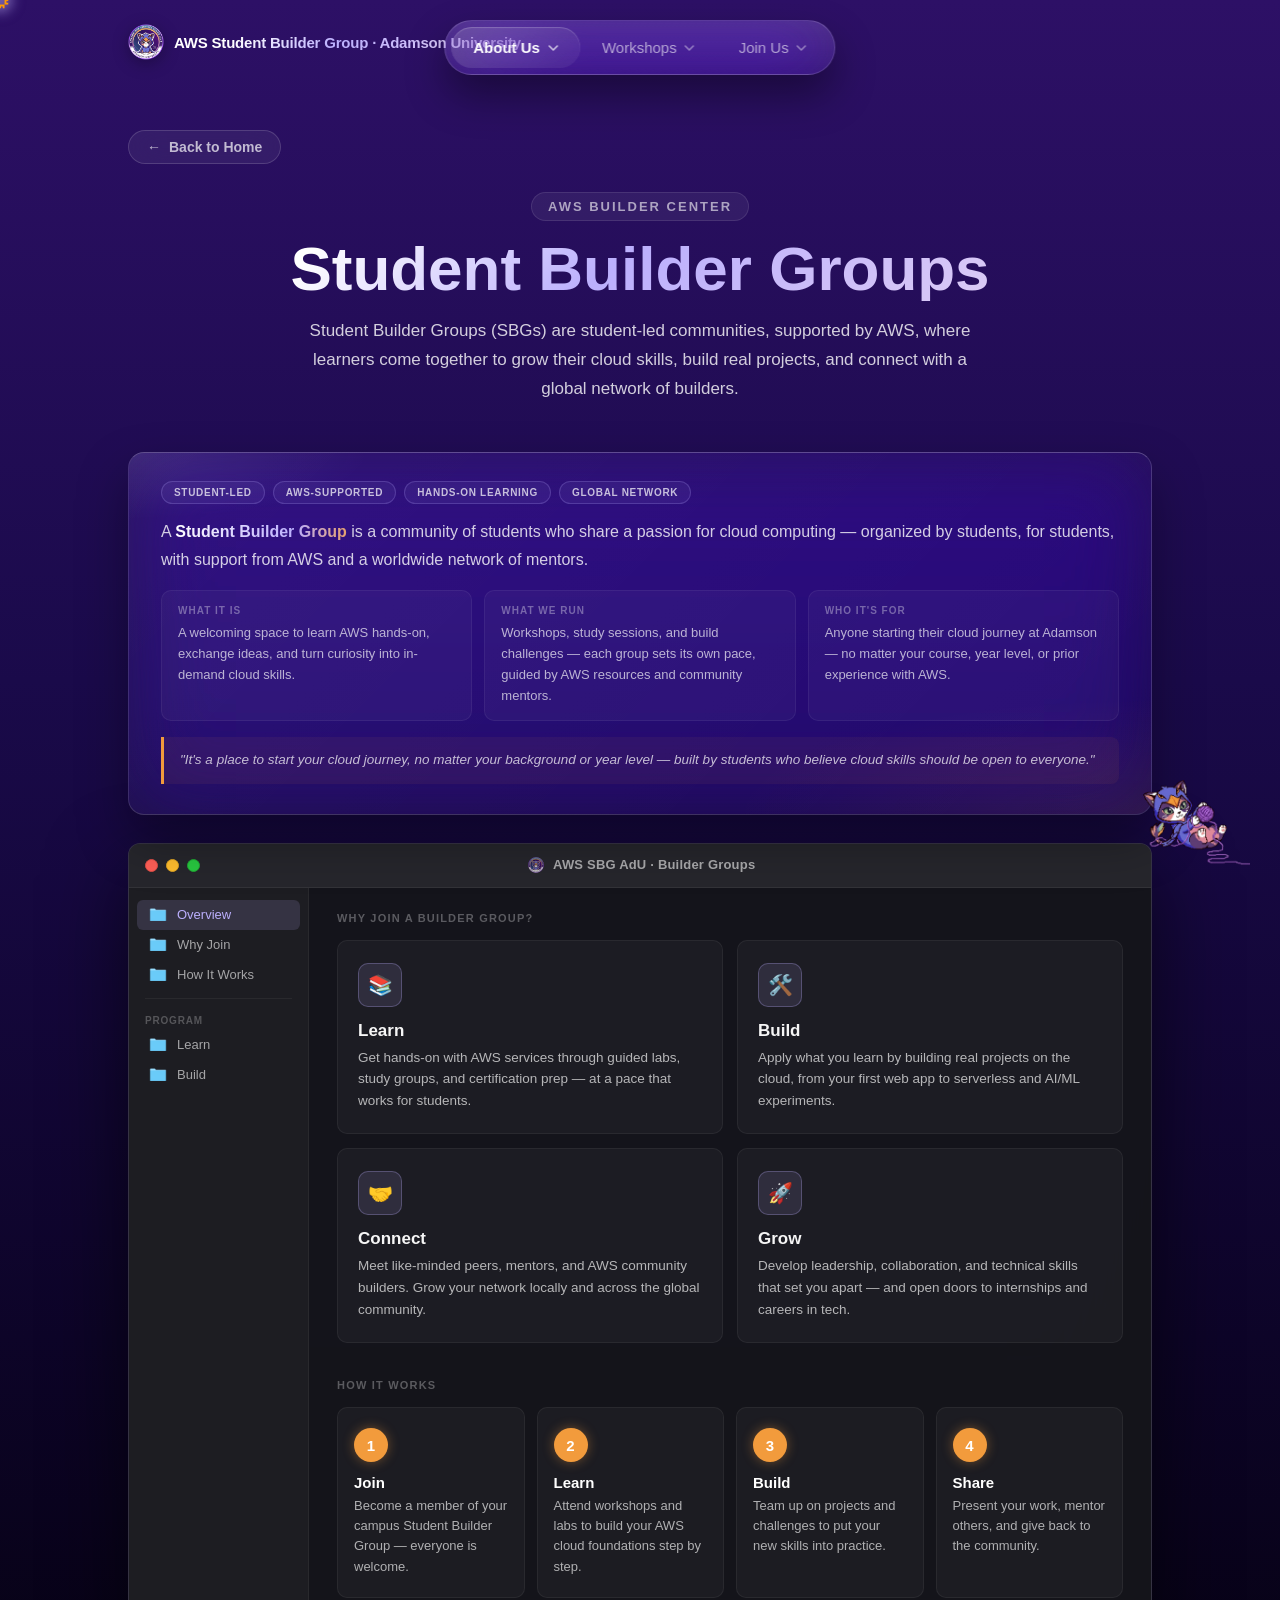
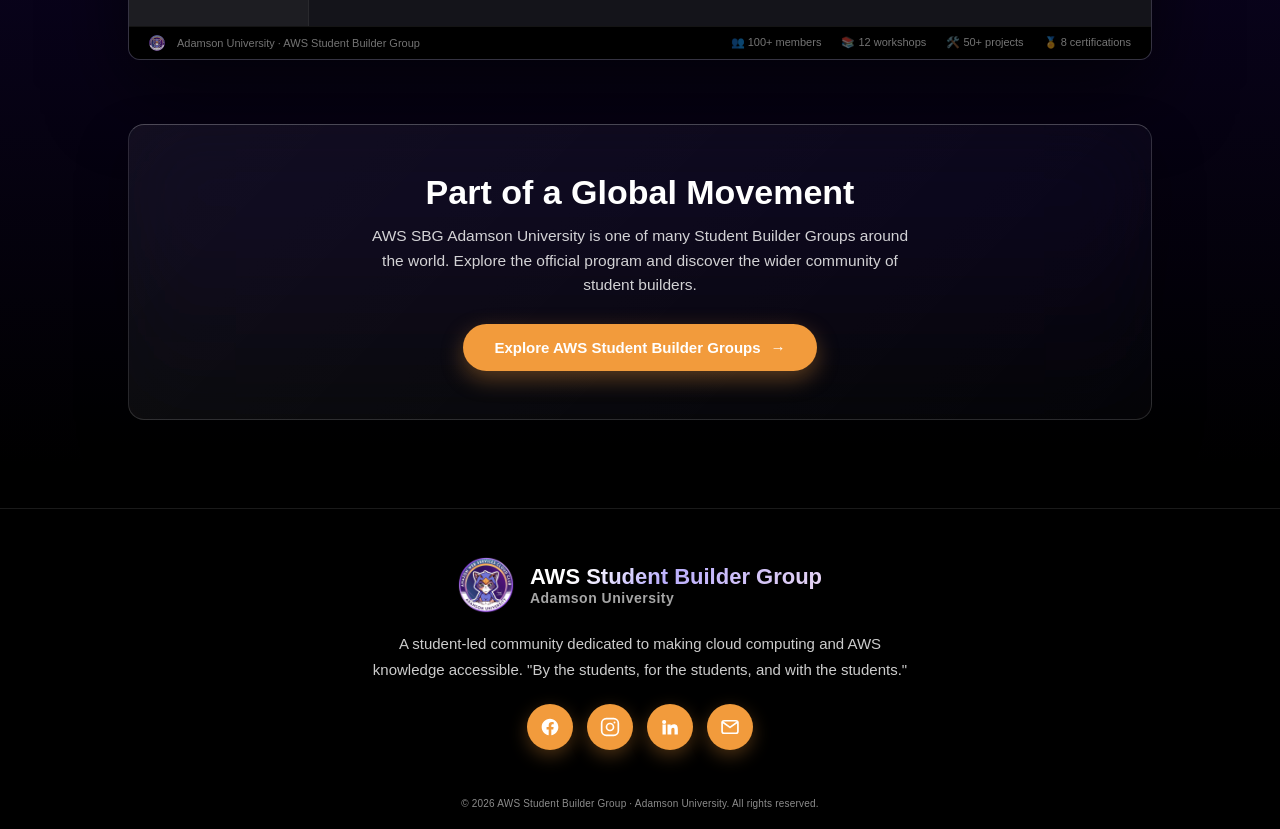
<file: AWS SBG Adamson University/sbg.html>
<!DOCTYPE html>
<html lang="en">
<head>
    <meta charset="UTF-8" />
    <meta name="viewport" content="width=device-width, initial-scale=1.0, user-scalable=yes" />
    <title>Student Builder Groups · AWS · Adamson University</title>
    <link rel="icon" type="image/png" href="img/awscatlogo.png" />
    <style>
        @import url('https://fonts.cdnfonts.com/css/amazon-ember');

        * { margin: 0; padding: 0; box-sizing: border-box; }

        :root {
            --bg-gradient: linear-gradient(180deg, #2d1066 0%, #1a0a4a 28%, #0d0428 55%, #000000 85%);
            --bg-gradient-animated: linear-gradient(135deg, #0d0428 0%, #1a0a4a 25%, #2d1066 50%, #1a0a4a 75%, #0d0428 100%);
            --accent-gradient: linear-gradient(135deg, #ffffff 18%, #bbaffd 47%, #efdcf1 110%);
            --glow-purple: rgba(187, 175, 253, 0.65);
            --glow-deep: rgba(45, 16, 102, 0.5);
            --glow-light: rgba(239, 220, 241, 0.45);
            --page-padding: 10vw;
        }

        /* ---------- CUSTOM CURSOR ---------- */
        body.custom-cursor-active, body.custom-cursor-active * { cursor: none !important; }
        .custom-cursor-glow { position: fixed; top: 0; left: 0; width: 34px; height: 34px; pointer-events: none; z-index: 99998; border-radius: 50%; background: radial-gradient(circle, var(--glow-light) 0%, var(--glow-purple) 40%, var(--glow-deep) 62%, transparent 70%); filter: blur(6px); opacity: 0.8; transform: translate(-50%, -50%); will-change: left, top; }
        .custom-cursor { position: fixed; top: 0; left: 0; width: 20px; height: 20px; pointer-events: none; z-index: 99999; background: url("img/cursor.png") center / contain no-repeat; transform: translate(-50%, -50%); will-change: left, top; }
        @media (pointer: coarse), (max-width: 768px) { .custom-cursor, .custom-cursor-glow { display: none; } }

        /* ---------- BASE ---------- */
        html {
            min-height: 100%;
            background: var(--bg-gradient);
            background-repeat: no-repeat;
        }

        body { font-family: 'Amazon Ember', -apple-system, BlinkMacSystemFont, 'Segoe UI', Roboto, Helvetica, Arial, sans-serif; color: #ffffff; background: transparent; position: relative; min-height: 100vh; }
        @keyframes gradientShift { 0% { background-position: 0% 50%; } 50% { background-position: 100% 50%; } 100% { background-position: 0% 50%; } }
        @keyframes patternShift { 0% { background-position: 0 0; } 100% { background-position: 840px 840px; } }
        @keyframes fadeInUp { from { opacity: 0; transform: translateY(30px); } to { opacity: 1; transform: translateY(0); } }
        @keyframes float { 0%, 100% { transform: translateY(0); } 50% { transform: translateY(-15px); } }
        .sticker { position: fixed; bottom: 30px; right: 30px; width: 120px; height: auto; z-index: 999; animation: float 3s ease-in-out infinite; pointer-events: none; }

        /* ---------- TOP BAR ---------- */
        .top-bar { position: fixed; top: 20px; left: var(--page-padding); z-index: 9998; display: flex; align-items: center; gap: 10px; height: 44px; }
        .top-bar-logo { width: 36px; height: 36px; border-radius: 8px; object-fit: contain; filter: drop-shadow(0 4px 8px rgba(0,0,0,0.3)); flex-shrink: 0; }
        .top-bar-text { font-size: 15px; font-weight: 700; white-space: nowrap; background: var(--accent-gradient); -webkit-background-clip: text; -webkit-text-fill-color: transparent; background-clip: text; letter-spacing: -0.2px; line-height: 1; }

        /* ---------- NAVIGATION DOCK ---------- */
        .liquid-dock { position: fixed; top: 20px; left: 50%; transform: translateX(-50%); z-index: 9999; display: flex; align-items: center; padding: 6px; background: linear-gradient(180deg, rgba(255,255,255,0.15) 0%, rgba(255,255,255,0.06) 100%); backdrop-filter: blur(35px) saturate(200%); -webkit-backdrop-filter: blur(35px) saturate(200%); border-radius: 100px; border: 1px solid rgba(255,255,255,0.15); box-shadow: 0 20px 40px rgba(0,0,0,0.4); }
        .dock-item { background: transparent; border: none; cursor: pointer; color: rgba(255,255,255,0.6); font-size: 15px; font-weight: 500; padding: 12px 22px; border-radius: 50px; display: inline-flex; justify-content: center; align-items: center; gap: 6px; white-space: nowrap; text-decoration: none; transition: color 0.3s ease, background 0.3s ease; position: relative; z-index: 20; }
        .dock-item:hover { color: rgba(255,255,255,0.9); }
        .dock-item.active { color: #ffffff; font-weight: 700; background: linear-gradient(135deg, rgba(255,255,255,0.14) 0%, rgba(255,255,255,0.05) 100%); box-shadow: inset 0 1px 1px rgba(255,255,255,0.2); }

        /* ---------- NAV DROPDOWN ---------- */
        .dock-item-wrap { position: relative; display: flex; align-items: center; }
        .nav-caret { display: inline-flex; align-items: center; margin-left: 2px; opacity: 0.7; transition: transform 0.25s ease; }
        .dock-item-wrap.open .nav-caret { transform: rotate(180deg); }
        .nav-dropdown { position: absolute; top: calc(100% + 14px); left: 50%; transform: translateX(-50%) translateY(-8px) scale(0.96); transform-origin: top center; min-width: 240px; padding: 8px; background: linear-gradient(180deg, rgba(42,32,70,0.86) 0%, rgba(24,16,46,0.84) 100%); backdrop-filter: blur(34px) saturate(180%); -webkit-backdrop-filter: blur(34px) saturate(180%); border: 1px solid rgba(255,255,255,0.14); border-radius: 16px; box-shadow: 0 24px 50px rgba(0,0,0,0.5), inset 0 1px 1px rgba(255,255,255,0.12); opacity: 0; pointer-events: none; transition: opacity 0.22s ease, transform 0.22s cubic-bezier(0.25, 1, 0.5, 1); z-index: 40; }
        .dock-item-wrap.open .nav-dropdown { opacity: 1; pointer-events: auto; transform: translateX(-50%) translateY(0) scale(1); }
        .nav-dropdown::before { content: ''; position: absolute; top: -6px; left: 50%; transform: translateX(-50%) rotate(45deg); width: 12px; height: 12px; background: rgba(42,32,70,0.86); border-left: 1px solid rgba(255,255,255,0.14); border-top: 1px solid rgba(255,255,255,0.14); border-radius: 3px 0 0 0; }
        .nav-dropdown-item { display: flex; align-items: center; gap: 12px; padding: 10px 14px; border-radius: 10px; color: rgba(255,255,255,0.85); font-size: 14px; font-weight: 500; text-decoration: none; cursor: pointer; white-space: nowrap; transition: background 0.18s ease, color 0.18s ease; }
        .nav-dropdown-item:hover { background: rgba(187,175,253,0.18); color: #fff; }
        .nav-dropdown-item.primary { background: rgba(187,175,253,0.16); color: #fff; font-weight: 700; }
        .nav-dropdown-item.primary:hover { background: rgba(187,175,253,0.3); }
        .nav-dropdown-icon { width: 20px; height: 20px; flex-shrink: 0; background: url("img/folder.png") center / contain no-repeat; }
        .nav-dropdown-divider { height: 1px; margin: 6px 8px; background: rgba(255,255,255,0.1); }

        /* ---------- PAGE: SBG ---------- */
        .sbg-page { position: relative; z-index: 1; padding: 130px var(--page-padding) 40px; }
        .page-back { display: inline-flex; align-items: center; gap: 8px; color: rgba(255,255,255,0.7); text-decoration: none; font-size: 14px; font-weight: 600; padding: 8px 18px; border-radius: 100px; border: 1px solid rgba(255,255,255,0.15); background: rgba(255,255,255,0.06); backdrop-filter: blur(16px); -webkit-backdrop-filter: blur(16px); transition: transform 0.25s ease, background 0.25s ease, border-color 0.25s ease; margin-bottom: 28px; }
        .page-back:hover { background: rgba(255,255,255,0.14); border-color: rgba(255,255,255,0.4); transform: translateY(-2px); }
        .page-back .arrow { transition: transform 0.25s ease; }
        .page-back:hover .arrow { transform: translateX(-4px); }

        .sbg-hero { text-align: center; margin-bottom: 48px; animation: fadeInUp 0.8s ease-out both; }
        .page-label { display: inline-block; font-size: 13px; font-weight: 700; letter-spacing: 2px; text-transform: uppercase; color: rgba(255,255,255,0.6); margin-bottom: 16px; padding: 6px 16px; background: rgba(255,255,255,0.06); border-radius: 100px; border: 1px solid rgba(255,255,255,0.1); }
        .sbg-hero h1 { font-size: clamp(36px, 5.5vw, 62px); font-weight: 800; line-height: 1.04; margin-bottom: 16px; background: var(--accent-gradient); -webkit-background-clip: text; -webkit-text-fill-color: transparent; background-clip: text; }
        .sbg-hero p { font-size: clamp(15px, 1.4vw, 17px); color: rgba(255,255,255,0.8); line-height: 1.7; max-width: 680px; margin: 0 auto; }

        /* Narrative — above finder (matches org history) */
        @keyframes sbgShimmer {
            0% { background-position: 0% 50%; }
            100% { background-position: 200% 50%; }
        }

        @keyframes sbgTagGlow {
            0%, 100% { border-color: rgba(187, 175, 253, 0.22); box-shadow: none; }
            50% { border-color: rgba(242, 155, 60, 0.42); box-shadow: 0 0 12px rgba(242, 155, 60, 0.12); }
        }

        @keyframes sbgNarrativeReveal {
            from { opacity: 0; transform: translateY(14px); }
            to { opacity: 1; transform: translateY(0); }
        }

        .sbg-finder-narrative {
            position: relative;
            z-index: 1;
            margin-bottom: 28px;
            padding: 28px 32px 30px;
            border-radius: 16px;
            background: linear-gradient(135deg, rgba(255, 255, 255, 0.055) 0%, rgba(255, 255, 255, 0.015) 100%);
            backdrop-filter: blur(40px) saturate(170%);
            -webkit-backdrop-filter: blur(40px) saturate(170%);
            border: 1px solid rgba(255, 255, 255, 0.14);
            border-top: 1px solid rgba(255, 255, 255, 0.25);
            box-shadow: 0 24px 50px rgba(0, 0, 0, 0.34);
            overflow: hidden;
        }

        .sbg-finder-narrative::before {
            content: '';
            position: absolute;
            inset: 0;
            background:
                radial-gradient(ellipse 70% 55% at 100% 100%, rgba(242, 155, 60, 0.09), transparent 58%),
                radial-gradient(ellipse 45% 35% at 0% 0%, rgba(187, 175, 253, 0.12), transparent 52%);
            pointer-events: none;
        }

        .sbg-finder-narrative-inner {
            position: relative;
            z-index: 1;
        }

        .sbg-narrative-tags {
            display: flex;
            flex-wrap: wrap;
            gap: 8px;
            margin-bottom: 14px;
        }

        .sbg-narrative-tag {
            font-size: 10px;
            font-weight: 700;
            letter-spacing: 0.7px;
            text-transform: uppercase;
            padding: 5px 12px;
            border-radius: 100px;
            border: 1px solid rgba(187, 175, 253, 0.22);
            background: rgba(187, 175, 253, 0.07);
            color: rgba(255, 255, 255, 0.72);
            animation: sbgTagGlow 3.2s ease-in-out infinite;
        }

        .sbg-narrative-tag:nth-child(2) { animation-delay: 0.5s; }
        .sbg-narrative-tag:nth-child(3) { animation-delay: 1s; }
        .sbg-narrative-tag:nth-child(4) { animation-delay: 1.5s; }

        .sbg-narrative-lead {
            font-size: clamp(14px, 1.35vw, 16px);
            line-height: 1.75;
            color: rgba(255, 255, 255, 0.8);
            margin-bottom: 16px;
            max-width: none;
        }

        .sbg-narrative-shimmer {
            background: linear-gradient(90deg, #ffffff 0%, #bbaffd 35%, #f29b3c 55%, #efdcf1 100%);
            background-size: 200% auto;
            -webkit-background-clip: text;
            background-clip: text;
            -webkit-text-fill-color: transparent;
            animation: sbgShimmer 5s linear infinite;
            font-weight: 800;
        }

        .sbg-narrative-grid {
            display: grid;
            grid-template-columns: repeat(3, 1fr);
            gap: 12px;
            margin-bottom: 16px;
        }

        .sbg-narrative-card {
            padding: 14px 16px;
            border-radius: 10px;
            background: rgba(255, 255, 255, 0.035);
            border: 1px solid rgba(255, 255, 255, 0.06);
            transition: transform 0.28s ease, border-color 0.28s ease, background 0.28s ease;
        }

        .sbg-narrative-card:hover {
            transform: translateY(-3px);
            border-color: rgba(242, 155, 60, 0.28);
            background: rgba(255, 255, 255, 0.055);
        }

        .sbg-narrative-card h4 {
            font-size: 10px;
            font-weight: 700;
            text-transform: uppercase;
            letter-spacing: 1px;
            color: rgba(255, 255, 255, 0.35);
            margin-bottom: 7px;
        }

        .sbg-narrative-card p {
            font-size: 13px;
            line-height: 1.6;
            color: rgba(255, 255, 255, 0.68);
        }

        .sbg-narrative-quote {
            margin: 0;
            padding: 12px 16px;
            border-left: 3px solid #f29b3c;
            border-radius: 0 8px 8px 0;
            background: rgba(242, 155, 60, 0.06);
            font-size: 13.5px;
            line-height: 1.65;
            font-style: italic;
            color: rgba(255, 255, 255, 0.72);
        }

        .sbg-narrative-reveal {
            opacity: 0;
        }

        .sbg-finder-narrative.is-revealed .sbg-narrative-reveal {
            animation: sbgNarrativeReveal 0.48s ease forwards;
        }

        /* Finder window */
        .sbg-finder-wrap { max-width: 1160px; margin: 0 auto 64px; }

        @keyframes sbgPulseGlow {
            0%, 100% { box-shadow: 0 30px 80px rgba(0, 0, 0, 0.6), 0 0 0 1px rgba(255, 255, 255, 0.05) inset, 0 0 20px rgba(187, 175, 253, 0.08); }
            50% { box-shadow: 0 30px 80px rgba(0, 0, 0, 0.6), 0 0 0 1px rgba(255, 255, 255, 0.05) inset, 0 0 40px rgba(187, 175, 253, 0.15); }
        }

        .sbg-finder-window {
            position: relative;
            width: 100%;
            border-radius: 12px;
            background: rgba(28, 26, 42, 0.92);
            backdrop-filter: blur(55px) saturate(180%);
            -webkit-backdrop-filter: blur(55px) saturate(180%);
            border: 1px solid rgba(255, 255, 255, 0.12);
            box-shadow: 0 30px 80px rgba(0, 0, 0, 0.6), 0 0 0 1px rgba(255, 255, 255, 0.05) inset;
            overflow: hidden;
            animation: sbgPulseGlow 4s ease-in-out infinite;
            display: flex;
            flex-direction: column;
        }

        .sbg-finder-titlebar {
            display: flex;
            align-items: center;
            padding: 10px 16px;
            background: rgba(40, 40, 45, 0.95);
            border-bottom: 1px solid rgba(255, 255, 255, 0.06);
            flex-shrink: 0;
            gap: 12px;
            min-height: 44px;
        }

        .sbg-finder-controls { display: flex; gap: 8px; flex-shrink: 0; }

        .sbg-finder-control {
            width: 13px; height: 13px; border-radius: 50%;
            border: 1px solid rgba(0, 0, 0, 0.15);
        }

        .sbg-finder-control.red { background: #ff5f57; border-color: #e04e47; }
        .sbg-finder-control.yellow { background: #ffbd2e; border-color: #e0a524; }
        .sbg-finder-control.green { background: #28c840; border-color: #1fa833; }

        .sbg-finder-title {
            flex: 1;
            text-align: center;
            font-size: 13px;
            font-weight: 600;
            color: rgba(255, 255, 255, 0.6);
            letter-spacing: 0.2px;
            font-family: -apple-system, BlinkMacSystemFont, 'Segoe UI', Roboto, sans-serif;
        }

        .sbg-finder-title-icon {
            display: inline-block;
            width: 16px; height: 16px;
            background: url("img/awscatlogo.png") center / contain no-repeat;
            vertical-align: middle;
            margin-right: 6px;
            filter: brightness(0.8);
        }

        .sbg-finder-body {
            display: flex;
            flex: 1;
            min-height: 0;
            background: rgba(20, 20, 25, 0.88);
        }

        .sbg-finder-sidebar {
            width: 180px;
            flex-shrink: 0;
            background: rgba(30, 30, 35, 0.9);
            border-right: 1px solid rgba(255, 255, 255, 0.05);
            padding: 12px 0;
        }

        .sbg-finder-sidebar-item {
            display: flex;
            align-items: center;
            gap: 10px;
            padding: 6px 12px;
            margin: 0 8px;
            border-radius: 6px;
            font-size: 13px;
            color: rgba(255, 255, 255, 0.6);
            font-weight: 500;
            white-space: nowrap;
            cursor: default;
            transition: background 0.15s ease, color 0.15s ease;
        }

        .sbg-finder-sidebar-item:hover {
            background: rgba(255, 255, 255, 0.06);
            color: rgba(255, 255, 255, 0.8);
        }

        .sbg-finder-sidebar-item.active {
            background: rgba(187, 175, 253, 0.15);
            color: #bbaffd;
        }

        .sbg-finder-sidebar-item .icon {
            width: 18px; height: 18px;
            background: url("img/folder.png") center / contain no-repeat;
            flex-shrink: 0;
        }

        .sbg-finder-sidebar-divider {
            height: 1px;
            background: rgba(255, 255, 255, 0.05);
            margin: 8px 16px;
        }

        .sbg-finder-sidebar-label {
            font-size: 10px;
            font-weight: 700;
            text-transform: uppercase;
            letter-spacing: 0.8px;
            color: rgba(255, 255, 255, 0.25);
            padding: 8px 16px 4px;
        }

        .sbg-finder-main {
            flex: 1;
            padding: 24px 28px 28px;
            overflow-y: auto;
            min-width: 0;
        }

        .sbg-finder-main::-webkit-scrollbar { width: 3px; }
        .sbg-finder-main::-webkit-scrollbar-thumb {
            background: rgba(255, 255, 255, 0.15);
            border-radius: 2px;
        }

        .sbg-finder-block {
            margin-bottom: 36px;
        }

        .sbg-finder-block:last-child {
            margin-bottom: 0;
        }

        .sbg-finder-footer {
            position: relative;
            z-index: 3;
            padding: 8px 20px;
            border-top: 1px solid rgba(255, 255, 255, 0.08);
            display: flex;
            justify-content: space-between;
            align-items: center;
            flex-shrink: 0;
            font-size: 11px;
            color: rgba(255, 255, 255, 0.45);
            background: #000000;
            min-height: 32px;
            font-family: -apple-system, BlinkMacSystemFont, 'Segoe UI', Roboto, sans-serif;
        }

        .sbg-finder-footer > span {
            display: flex;
            align-items: center;
            gap: 6px;
        }

        .sbg-finder-footer-items { display: flex; gap: 20px; }

        .sbg-finder-footer-items span {
            display: flex;
            align-items: center;
            gap: 4px;
        }

        /* Section title */
        .sbg-section-title {
            font-size: 11px;
            font-weight: 700;
            letter-spacing: 1.2px;
            text-transform: uppercase;
            color: rgba(255, 255, 255, 0.3);
            margin-bottom: 16px;
            text-align: left;
        }

        /* Feature grid */
        .sbg-features { display: grid; grid-template-columns: repeat(2, 1fr); gap: 14px; margin: 0; max-width: none; }
        .sbg-feature {
            padding: 22px 20px; border-radius: 10px;
            background: rgba(255, 255, 255, 0.035);
            border: 1px solid rgba(255, 255, 255, 0.06);
            transition: transform 0.28s ease, border-color 0.28s ease, background 0.28s ease;
        }
        .sbg-feature:hover { transform: translateY(-3px); border-color: rgba(242, 155, 60, 0.28); background: rgba(255, 255, 255, 0.055); }
        .sbg-feature-icon {
            width: 44px; height: 44px; border-radius: 10px; margin-bottom: 14px;
            display: flex; align-items: center; justify-content: center; font-size: 20px;
            background: rgba(187, 175, 253, 0.12);
            border: 1px solid rgba(187, 175, 253, 0.28);
        }
        .sbg-feature h3 { font-size: 17px; font-weight: 800; margin-bottom: 6px; color: rgba(255,255,255,0.96); }
        .sbg-feature p { font-size: 13.5px; line-height: 1.6; color: rgba(255,255,255,0.68); }

        /* Steps */
        .sbg-steps { display: grid; grid-template-columns: repeat(4, 1fr); gap: 12px; margin: 0; max-width: none; counter-reset: step; }
        .sbg-step {
            position: relative; padding: 20px 16px; border-radius: 10px;
            background: rgba(255, 255, 255, 0.035);
            border: 1px solid rgba(255, 255, 255, 0.06);
            transition: transform 0.28s ease, border-color 0.28s ease;
        }
        .sbg-step:hover { transform: translateY(-3px); border-color: rgba(242, 155, 60, 0.28); }
        .sbg-step::before { counter-increment: step; content: counter(step); display: flex; align-items: center; justify-content: center; width: 34px; height: 34px; border-radius: 50%; margin-bottom: 12px; font-weight: 900; font-size: 15px; color: #fff; background: #f29b3c; box-shadow: 0 0 12px rgba(242, 155, 60, 0.4); }
        .sbg-step h4 { font-size: 15px; font-weight: 800; margin-bottom: 5px; }
        .sbg-step p { font-size: 13px; line-height: 1.55; color: rgba(255,255,255,0.65); }

        /* CTA banner — matches narrative card */
        .sbg-cta {
            text-align: center;
            padding: 48px 44px;
            border-radius: 16px;
            position: relative;
            width: 100%;
            max-width: 1160px;
            margin: 0 auto 48px;
            background: linear-gradient(135deg, rgba(255, 255, 255, 0.055) 0%, rgba(255, 255, 255, 0.015) 100%);
            backdrop-filter: blur(40px) saturate(170%);
            -webkit-backdrop-filter: blur(40px) saturate(170%);
            border: 1px solid rgba(255, 255, 255, 0.14);
            border-top: 1px solid rgba(255, 255, 255, 0.25);
            box-shadow: 0 24px 50px rgba(0, 0, 0, 0.34);
        }

        .sbg-cta-inner { position: relative; }
        .sbg-cta h2 { font-size: clamp(24px, 3vw, 34px); font-weight: 800; margin-bottom: 12px; }
        .sbg-cta p { font-size: 15.5px; color: rgba(255,255,255,0.82); line-height: 1.6; max-width: 560px; margin: 0 auto 26px; }
        .sbg-cta-btn {
            display: inline-flex; align-items: center; gap: 10px; font-size: 15px; font-weight: 700; color: #fff; text-decoration: none;
            padding: 14px 30px; border-radius: 100px; background: #f29b3c; border: 1px solid rgba(242,155,60,0.6);
            box-shadow: 0 8px 22px rgba(242,155,60,0.35); transition: transform 0.25s ease, background 0.25s ease, border-color 0.25s ease, box-shadow 0.25s ease;
        }
        .sbg-cta-btn:hover { background: #f7ad58; border-color: rgba(242,155,60,0.9); transform: translateY(-3px); box-shadow: 0 0 30px rgba(242,155,60,0.6); }
        .sbg-cta-btn .arrow { transition: transform 0.25s ease; }
        .sbg-cta-btn:hover .arrow { transform: translateX(4px); }

        /* ---------- SITE FOOTER ---------- */
        .site-footer {
            width: 100%;
            padding: 0;
            display: flex;
            flex-direction: column;
            align-items: stretch;
            position: relative;
            z-index: 2;
        }

        .site-footer-card {
            position: relative;
            width: 100%;
            background: #000000;
            border-top: 1px solid rgba(255, 255, 255, 0.1);
            box-shadow: none;
        }

        .site-footer-card::before {
            display: none;
        }

        .site-footer-main {
            position: relative;
            z-index: 1;
            width: 100%;
            max-width: 1200px;
            margin: 0 auto;
            padding: 48px 10vw 32px;
            text-align: center;
            display: flex;
            flex-direction: column;
            align-items: center;
            gap: 18px;
        }

        .site-footer-logo-row {
            display: flex;
            align-items: center;
            gap: 16px;
        }

        .site-footer-logo {
            width: 56px;
            height: 56px;
            border-radius: 12px;
            object-fit: contain;
            filter: drop-shadow(0 4px 12px rgba(0, 0, 0, 0.4));
            flex-shrink: 0;
        }

        .site-footer-titles {
            display: flex;
            flex-direction: column;
            align-items: flex-start;
            line-height: 1.15;
        }

        .site-footer-title {
            font-size: 22px;
            font-weight: 800;
            background: var(--accent-gradient);
            -webkit-background-clip: text;
            -webkit-text-fill-color: transparent;
            background-clip: text;
        }

        .site-footer-subtitle {
            font-size: 14px;
            font-weight: 600;
            color: rgba(255, 255, 255, 0.65);
            letter-spacing: 0.5px;
        }

        .site-footer-desc {
            max-width: 540px;
            margin: 0;
            font-size: 15px;
            line-height: 1.7;
            color: rgba(255, 255, 255, 0.8);
        }

        .site-footer-socials {
            display: flex;
            gap: 14px;
            margin-top: 4px;
        }

        .site-footer-social {
            width: 46px;
            height: 46px;
            border-radius: 50%;
            display: inline-flex;
            align-items: center;
            justify-content: center;
            color: #fff;
            background: #f29b3c;
            border: 1px solid rgba(242, 155, 60, 0.6);
            box-shadow: 0 6px 18px rgba(242, 155, 60, 0.3);
            backdrop-filter: blur(16px);
            -webkit-backdrop-filter: blur(16px);
            transition: transform 0.25s ease, background 0.25s ease, border-color 0.25s ease, box-shadow 0.25s ease;
        }

        .site-footer-social:hover {
            transform: translateY(-3px);
            background: #f7ad58;
            border-color: rgba(230, 158, 69, 0.9);
            box-shadow: 0 0 22px rgba(242, 155, 60, 0.55);
        }

        .site-footer-social svg {
            width: 20px;
            height: 20px;
            display: block;
        }

        .site-footer-bottom {
            position: relative;
            z-index: 1;
            padding: 16px 10vw 20px;
            text-align: center;
            font-size: 10px;
            letter-spacing: 0.2px;
            color: rgba(255, 255, 255, 0.55);
            background: #000000;
        }

        /* ---------- RESPONSIVE ---------- */
        @media (max-width: 1024px) { :root { --page-padding: 5vw; } .sbg-steps { grid-template-columns: repeat(2, 1fr); } }
        @media (max-width: 768px) {
            :root { --page-padding: 5vw; }
            .top-bar { top: 12px; } .top-bar-text { display: none; }
            .liquid-dock { top: 12px; padding: 4px; }
            .dock-item { font-size: 13px; padding: 9px 14px; }
            .sticker { width: 80px; bottom: 16px; right: 16px; }
            .sbg-page { padding: 100px 5vw 30px; }
            .sbg-finder-narrative {
                margin-bottom: 22px;
                padding: 22px 20px 24px;
            }
            .sbg-narrative-grid {
                grid-template-columns: 1fr;
                gap: 10px;
            }
            .sbg-cta {
                padding: 32px 24px;
                margin-bottom: 40px;
            }
            .sbg-finder-sidebar { display: none; }
            .sbg-finder-main { padding: 20px 18px 24px; }
            .sbg-features { grid-template-columns: 1fr; }
            .sbg-steps { grid-template-columns: 1fr; }
            .sbg-finder-footer {
                flex-direction: column;
                gap: 4px;
                padding: 8px 16px;
                font-size: 10px;
            }
            .sbg-finder-footer-items {
                flex-wrap: wrap;
                justify-content: center;
                gap: 12px;
            }
            .site-footer { padding: 0; }
            .site-footer-main { padding: 36px 5vw 28px; }
            .site-footer-logo-row { flex-direction: column; gap: 10px; }
            .site-footer-titles { align-items: center; text-align: center; }
            .site-footer-title { font-size: 19px; }
            .site-footer-desc { font-size: 14px; }
            .site-footer-bottom { padding: 14px 5vw 16px; font-size: 9px; }
        }
    </style>
</head>
<body>
    <div class="custom-cursor-glow" id="custom-cursor-glow" aria-hidden="true"></div>
    <div class="custom-cursor" id="custom-cursor" aria-hidden="true"></div>

    <!-- TOP BAR -->
    <div class="top-bar">
        <img src="img/awscatlogo.png" alt="AWS Cat Logo" class="top-bar-logo" />
        <span class="top-bar-text">AWS Student Builder Group · Adamson University</span>
    </div>

    <!-- NAVIGATION DOCK -->
    <nav class="liquid-dock">
        <div class="dock-item-wrap" id="about-wrap">
            <button class="dock-item active" type="button" aria-haspopup="true" aria-expanded="false" data-dropdown-trigger>
                About Us
                <span class="nav-caret" aria-hidden="true">
                    <svg viewBox="0 0 10 6" width="10" height="6"><path d="M1 1l4 4 4-4" fill="none" stroke="currentColor" stroke-width="1.6" stroke-linecap="round" stroke-linejoin="round"/></svg>
                </span>
            </button>
            <div class="nav-dropdown" role="menu" aria-label="About menu">
                <a class="nav-dropdown-item" href="index.html" role="menuitem">About Overview</a>
                <div class="nav-dropdown-divider"></div>
                <a class="nav-dropdown-item" href="org-history.html" role="menuitem">Org History</a>
                <a class="nav-dropdown-item" href="officers.html" role="menuitem">Officers</a>
                <a class="nav-dropdown-item primary" href="sbg.html" role="menuitem">SBG</a>
            </div>
        </div>
        <div class="dock-item-wrap" id="workshops-wrap">
            <button class="dock-item" type="button" aria-haspopup="true" aria-expanded="false" data-dropdown-trigger>
                Workshops
                <span class="nav-caret" aria-hidden="true">
                    <svg viewBox="0 0 10 6" width="10" height="6"><path d="M1 1l4 4 4-4" fill="none" stroke="currentColor" stroke-width="1.6" stroke-linecap="round" stroke-linejoin="round"/></svg>
                </span>
            </button>
            <div class="nav-dropdown" role="menu" aria-label="Workshops menu">
                <a class="nav-dropdown-item primary" href="index.html#workshops" role="menuitem">Workshops Overview</a>
                <div class="nav-dropdown-divider"></div>
                <a class="nav-dropdown-item" href="events.html" role="menuitem">View All Events</a>
            </div>
        </div>
        <div class="dock-item-wrap" id="join-wrap">
            <button class="dock-item" type="button" aria-haspopup="true" aria-expanded="false" data-dropdown-trigger>
                Join Us
                <span class="nav-caret" aria-hidden="true">
                    <svg viewBox="0 0 10 6" width="10" height="6"><path d="M1 1l4 4 4-4" fill="none" stroke="currentColor" stroke-width="1.6" stroke-linecap="round" stroke-linejoin="round"/></svg>
                </span>
            </button>
            <div class="nav-dropdown" role="menu" aria-label="Join menu">
                <a class="nav-dropdown-item" href="index.html#join" role="menuitem">Join Overview</a>
                <div class="nav-dropdown-divider"></div>
                <a class="nav-dropdown-item" href="join.html" role="menuitem">Fill a Form</a>
            </div>
        </div>
    </nav>

    <!-- PAGE CONTENT -->
    <main class="sbg-page">
        <a class="page-back" href="index.html">
            <span class="arrow">←</span>
            Back to Home
        </a>

        <header class="sbg-hero">
            <span class="page-label">AWS Builder Center</span>
            <h1>Student Builder Groups</h1>
            <p>Student Builder Groups (SBGs) are student-led communities, supported by AWS, where learners come together to grow their cloud skills, build real projects, and connect with a global network of builders.</p>
        </header>

        <div class="sbg-finder-wrap">
            <div class="sbg-finder-narrative" id="sbg-finder-narrative">
                <div class="sbg-finder-narrative-inner">
                    <div class="sbg-narrative-tags sbg-narrative-reveal">
                        <span class="sbg-narrative-tag">Student-Led</span>
                        <span class="sbg-narrative-tag">AWS-Supported</span>
                        <span class="sbg-narrative-tag">Hands-On Learning</span>
                        <span class="sbg-narrative-tag">Global Network</span>
                    </div>
                    <p class="sbg-narrative-lead sbg-narrative-reveal">
                        A <span class="sbg-narrative-shimmer">Student Builder Group</span> is a community of students who share a passion for cloud computing —
                        organized by students, for students, with support from AWS and a worldwide network of mentors.
                    </p>
                    <div class="sbg-narrative-grid">
                        <article class="sbg-narrative-card sbg-narrative-reveal">
                            <h4>What It Is</h4>
                            <p>A welcoming space to learn AWS hands-on, exchange ideas, and turn curiosity into in-demand cloud skills.</p>
                        </article>
                        <article class="sbg-narrative-card sbg-narrative-reveal">
                            <h4>What We Run</h4>
                            <p>Workshops, study sessions, and build challenges — each group sets its own pace, guided by AWS resources and community mentors.</p>
                        </article>
                        <article class="sbg-narrative-card sbg-narrative-reveal">
                            <h4>Who It's For</h4>
                            <p>Anyone starting their cloud journey at Adamson — no matter your course, year level, or prior experience with AWS.</p>
                        </article>
                    </div>
                    <blockquote class="sbg-narrative-quote sbg-narrative-reveal">
                        "It's a place to start your cloud journey, no matter your background or year level — built by students who believe cloud skills should be open to everyone."
                    </blockquote>
                </div>
            </div>

            <div class="sbg-finder-window">
                <div class="sbg-finder-titlebar">
                    <div class="sbg-finder-controls">
                        <span class="sbg-finder-control red" aria-hidden="true"></span>
                        <span class="sbg-finder-control yellow" aria-hidden="true"></span>
                        <span class="sbg-finder-control green" aria-hidden="true"></span>
                    </div>
                    <div class="sbg-finder-title">
                        <span class="sbg-finder-title-icon" aria-hidden="true"></span>
                        AWS SBG AdU · Builder Groups
                    </div>
                    <div style="width:52px;" aria-hidden="true"></div>
                </div>

                <div class="sbg-finder-body">
                    <aside class="sbg-finder-sidebar" aria-label="SBG folders">
                        <div class="sbg-finder-sidebar-item active">
                            <span class="icon" aria-hidden="true"></span> Overview
                        </div>
                        <div class="sbg-finder-sidebar-item">
                            <span class="icon" aria-hidden="true"></span> Why Join
                        </div>
                        <div class="sbg-finder-sidebar-item">
                            <span class="icon" aria-hidden="true"></span> How It Works
                        </div>
                        <div class="sbg-finder-sidebar-divider"></div>
                        <div class="sbg-finder-sidebar-label">Program</div>
                        <div class="sbg-finder-sidebar-item">
                            <span class="icon" aria-hidden="true"></span> Learn
                        </div>
                        <div class="sbg-finder-sidebar-item">
                            <span class="icon" aria-hidden="true"></span> Build
                        </div>
                    </aside>

                    <div class="sbg-finder-main">
                        <div class="sbg-finder-block" id="sbg-why-join">
                            <h2 class="sbg-section-title">Why Join a Builder Group?</h2>
                            <section class="sbg-features">
                                <div class="sbg-feature">
                                    <div class="sbg-feature-icon">📚</div>
                                    <h3>Learn</h3>
                                    <p>Get hands-on with AWS services through guided labs, study groups, and certification prep — at a pace that works for students.</p>
                                </div>
                                <div class="sbg-feature">
                                    <div class="sbg-feature-icon">🛠️</div>
                                    <h3>Build</h3>
                                    <p>Apply what you learn by building real projects on the cloud, from your first web app to serverless and AI/ML experiments.</p>
                                </div>
                                <div class="sbg-feature">
                                    <div class="sbg-feature-icon">🤝</div>
                                    <h3>Connect</h3>
                                    <p>Meet like-minded peers, mentors, and AWS community builders. Grow your network locally and across the global community.</p>
                                </div>
                                <div class="sbg-feature">
                                    <div class="sbg-feature-icon">🚀</div>
                                    <h3>Grow</h3>
                                    <p>Develop leadership, collaboration, and technical skills that set you apart — and open doors to internships and careers in tech.</p>
                                </div>
                            </section>
                        </div>

                        <div class="sbg-finder-block" id="sbg-how-it-works">
                            <h2 class="sbg-section-title">How It Works</h2>
                            <section class="sbg-steps">
                                <div class="sbg-step">
                                    <h4>Join</h4>
                                    <p>Become a member of your campus Student Builder Group — everyone is welcome.</p>
                                </div>
                                <div class="sbg-step">
                                    <h4>Learn</h4>
                                    <p>Attend workshops and labs to build your AWS cloud foundations step by step.</p>
                                </div>
                                <div class="sbg-step">
                                    <h4>Build</h4>
                                    <p>Team up on projects and challenges to put your new skills into practice.</p>
                                </div>
                                <div class="sbg-step">
                                    <h4>Share</h4>
                                    <p>Present your work, mentor others, and give back to the community.</p>
                                </div>
                            </section>
                        </div>
                    </div>
                </div>

                <div class="sbg-finder-footer">
                    <span><span class="sbg-finder-title-icon" aria-hidden="true"></span>Adamson University · AWS Student Builder Group</span>
                    <div class="sbg-finder-footer-items">
                        <span>👥 100+ members</span>
                        <span>📚 12 workshops</span>
                        <span>🛠️ 50+ projects</span>
                        <span>🏅 8 certifications</span>
                    </div>
                </div>
            </div>
        </div>

        <section class="sbg-cta">
            <div class="sbg-cta-inner">
                <h2>Part of a Global Movement</h2>
                <p>AWS SBG Adamson University is one of many Student Builder Groups around the world. Explore the official program and discover the wider community of student builders.</p>
                <a class="sbg-cta-btn" href="https://builder.aws.com/community/student-builder-groups" target="_blank" rel="noopener noreferrer">
                    Explore AWS Student Builder Groups
                    <span class="arrow">→</span>
                </a>
            </div>
        </section>
    </main>

    <!-- SITE FOOTER -->
    <footer class="site-footer" aria-label="Site footer">
        <div class="site-footer-card">
            <div class="site-footer-main">
                <div class="site-footer-logo-row">
                    <img src="img/awscatlogo.png" alt="AWS Cat Logo" class="site-footer-logo" />
                    <div class="site-footer-titles">
                        <span class="site-footer-title">AWS Student Builder Group</span>
                        <span class="site-footer-subtitle">Adamson University</span>
                    </div>
                </div>
                <p class="site-footer-desc">
                    A student-led community dedicated to making cloud computing and AWS knowledge accessible.
                    "By the students, for the students, and with the students."
                </p>
                <div class="site-footer-socials">
                    <a class="site-footer-social" href="#" aria-label="Facebook" title="Facebook">
                        <svg viewBox="0 0 24 24" fill="currentColor" aria-hidden="true"><path d="M22 12.06C22 6.5 17.52 2 12 2S2 6.5 2 12.06c0 5 3.66 9.15 8.44 9.94v-7.03H7.9v-2.9h2.54V9.85c0-2.51 1.49-3.9 3.78-3.9 1.09 0 2.24.2 2.24.2v2.46h-1.26c-1.24 0-1.63.77-1.63 1.56v1.88h2.78l-.44 2.9h-2.34V22c4.78-.79 8.44-4.94 8.44-9.94z"/></svg>
                    </a>
                    <a class="site-footer-social" href="#" aria-label="Instagram" title="Instagram">
                        <svg viewBox="0 0 24 24" fill="none" stroke="currentColor" stroke-width="2" aria-hidden="true"><rect x="2" y="2" width="20" height="20" rx="5.5"/><circle cx="12" cy="12" r="4.2"/><circle cx="17.4" cy="6.6" r="1.2" fill="currentColor" stroke="none"/></svg>
                    </a>
                    <a class="site-footer-social" href="#" aria-label="LinkedIn" title="LinkedIn">
                        <svg viewBox="0 0 24 24" fill="currentColor" aria-hidden="true"><path d="M4.98 3.5a2.5 2.5 0 11-.02 5 2.5 2.5 0 01.02-5zM3 9h4v12H3zM9 9h3.8v1.64h.05c.53-1 1.83-2.06 3.77-2.06 4.03 0 4.78 2.65 4.78 6.1V21h-4v-5.3c0-1.26-.02-2.9-1.77-2.9-1.77 0-2.04 1.38-2.04 2.8V21H9z"/></svg>
                    </a>
                    <a class="site-footer-social" href="mailto:awssbg@adamson.edu.ph" aria-label="Email" title="Email">
                        <svg viewBox="0 0 24 24" fill="none" stroke="currentColor" stroke-width="2" stroke-linecap="round" stroke-linejoin="round" aria-hidden="true"><rect x="2.5" y="4.5" width="19" height="15" rx="2.5"/><path d="M3 6l9 6.5L21 6"/></svg>
                    </a>
                </div>
            </div>
            <div class="site-footer-bottom">
                © 2026 AWS Student Builder Group · Adamson University. All rights reserved.
            </div>
        </div>
    </footer>

    <script>
        (function () {
            const customCursor = document.getElementById('custom-cursor');
            const customCursorGlow = document.getElementById('custom-cursor-glow');
            if (customCursor && customCursorGlow && window.matchMedia('(pointer: fine)').matches) {
                document.body.classList.add('custom-cursor-active');
                document.addEventListener('mousemove', (e) => {
                    customCursor.style.left = `${e.clientX}px`; customCursor.style.top = `${e.clientY}px`;
                    customCursorGlow.style.left = `${e.clientX}px`; customCursorGlow.style.top = `${e.clientY}px`;
                });
                document.addEventListener('mouseleave', () => { customCursor.style.opacity = '0'; customCursorGlow.style.opacity = '0'; });
                document.addEventListener('mouseenter', () => { customCursor.style.opacity = '1'; customCursorGlow.style.opacity = '0.8'; });
            }
            function wireDropdown(wrap) {
                if (!wrap) return;
                const trigger = wrap.querySelector('[data-dropdown-trigger]');
                let hoverTimer;
                const openMenu = () => { clearTimeout(hoverTimer); wrap.classList.add('open'); if (trigger) trigger.setAttribute('aria-expanded', 'true'); };
                const closeMenu = () => { wrap.classList.remove('open'); if (trigger) trigger.setAttribute('aria-expanded', 'false'); };
                wrap.addEventListener('mouseenter', openMenu);
                wrap.addEventListener('mouseleave', () => { hoverTimer = setTimeout(closeMenu, 130); });
                if (trigger) trigger.addEventListener('click', (e) => { e.stopPropagation(); wrap.classList.contains('open') ? closeMenu() : openMenu(); });
                document.addEventListener('click', (e) => { if (!wrap.contains(e.target)) closeMenu(); });
            }
            wireDropdown(document.getElementById('about-wrap'));
            wireDropdown(document.getElementById('workshops-wrap'));
            wireDropdown(document.getElementById('join-wrap'));

            // Narrative reveal
            const narrative = document.getElementById('sbg-finder-narrative');
            const narrativeItems = narrative && narrative.querySelectorAll('.sbg-narrative-reveal');
            if (narrative && narrativeItems.length) {
                const narrativeObserver = new IntersectionObserver((entries) => {
                    entries.forEach((entry) => {
                        if (entry.isIntersecting) {
                            narrative.classList.add('is-revealed');
                            narrativeItems.forEach((el, i) => {
                                el.style.animationDelay = `${i * 0.08}s`;
                            });
                            narrativeObserver.unobserve(narrative);
                        }
                    });
                }, { threshold: 0.2 });
                narrativeObserver.observe(narrative);
            }
        })();
    </script>

    <img src="img/awscat1.png" alt="AWS Cat Sticker" class="sticker" />
</body>
</html>
</file>
<file: css/design-tokens.css>
/* ============================================================
   AWS SBG AdU — Design tokens & fluid scale
   ============================================================ */

:root {
    /* Brand */
    --bg-gradient: linear-gradient(180deg, #2d1066 0%, #1a0a4a 28%, #0d0428 55%, #000000 85%);
    --accent-gradient: linear-gradient(135deg, #ffffff 18%, #bbaffd 47%, #efdcf1 110%);
    --glow-purple: rgba(187, 175, 253, 0.65);
    --glow-deep: rgba(45, 16, 102, 0.5);
    --glow-light: rgba(239, 220, 241, 0.45);
    --apple-focus: rgba(10, 132, 255, 0.85);
    --aws-orange: #f29b3c;
    --aws-orange-hover: #f7ad58;
    --font-sans: 'Amazon Ember', -apple-system, BlinkMacSystemFont, 'Segoe UI', Roboto, Helvetica, Arial, sans-serif;

    /* Layout */
    --page-padding: clamp(16px, 5vw, 10vw);
    --content-max: 1200px;
    --ui-scale: 1;

    /* Fluid typography */
    --text-xs: clamp(0.625rem, 0.58rem + 0.18vw, 0.75rem);
    --text-sm: clamp(0.8125rem, 0.76rem + 0.22vw, 0.875rem);
    --text-base: clamp(0.875rem, 0.82rem + 0.26vw, 1rem);
    --text-md: clamp(0.9375rem, 0.86rem + 0.32vw, 1.0625rem);
    --text-lg: clamp(1.0625rem, 0.95rem + 0.5vw, 1.25rem);
    --text-xl: clamp(1.25rem, 1.05rem + 0.9vw, 1.625rem);
    --text-2xl: clamp(1.5rem, 1.2rem + 1.4vw, 2rem);
    --text-hero: clamp(1.75rem, 1.15rem + 2.8vw, 3.625rem);
    --text-subtitle: clamp(0.9375rem, 0.88rem + 0.32vw, 1.0625rem);
    --text-nav: clamp(0.8125rem, 0.76rem + 0.28vw, 0.9375rem);

    /* Fluid spacing */
    --space-xs: clamp(4px, 0.25rem, 6px);
    --space-sm: clamp(8px, 0.5rem, 10px);
    --space-md: clamp(12px, 0.75rem, 16px);
    --space-lg: clamp(16px, 1rem, 20px);
    --space-xl: clamp(20px, 1.25rem, 28px);
    --space-2xl: clamp(24px, 1.5rem, 32px);
    --space-3xl: clamp(32px, 2rem, 48px);

    /* Breakpoint references (keep in sync with css/mobile-layout.css + js/mobile-nav.js)
       Compact layout (stacked):   max-width: 1024px
       Laptop:                   1025px – 1279px
       Desktop:                  1280px+
       Pointer/hover queries are only for cursor + hover effects — not layout tier. */
    --bp-sm: 360px;
    --bp-md: 480px;
    --bp-lg: 768px;
    --bp-xl: 1024px;
    --bp-2xl: 1440px;
}

/* Small desktop: shrink UI proportionally so layout matches large displays.
   NB: divide by 1440px (a length) so the ratio is unitless — dividing by a
   bare number yields a length and makes the whole clamp() invalid. */
@media (min-width: 1025px) and (max-width: 1439px) {
    :root {
        --ui-scale: clamp(0.78, 0.55 + 0.45 * (100vw / 1440px), 0.98);
    }
}

@media (min-width: 1440px) {
    :root {
        --ui-scale: 1;
    }
}

@media (max-width: 1024px) {
    :root {
        --ui-scale: 1;
        --page-padding: clamp(20px, 6.5vw, 32px);
    }
}

@media (max-width: 480px) {
    :root {
        --page-padding: clamp(18px, 6.5vw, 26px);
    }
}
</file>
<file: css/base.css>
/* ============================================================
   AWS SBG AdU — Base styles & shared chrome (all pages)
   ============================================================ */

@import url('https://fonts.cdnfonts.com/css/amazon-ember');

*, *::before, *::after {
    margin: 0;
    padding: 0;
    box-sizing: border-box;
}

[hidden] {
    display: none !important;
}

html {
    min-height: 100%;
    background: var(--bg-gradient);
    background-repeat: no-repeat;
    scrollbar-gutter: stable;
}

body {
    font-family: var(--font-sans);
    color: #ffffff;
    background: transparent;
    position: relative;
    min-height: 100vh;
    font-size: var(--text-base);
    line-height: 1.5;
}

/* Custom cursor */
body.custom-cursor-active,
body.custom-cursor-active * {
    cursor: none !important;
}

.custom-cursor-glow {
    position: fixed;
    top: 0;
    left: 0;
    width: calc(34px * var(--ui-scale));
    height: calc(34px * var(--ui-scale));
    pointer-events: none;
    z-index: 99998;
    border-radius: 50%;
    background: radial-gradient(circle, var(--glow-light) 0%, var(--glow-purple) 40%, var(--glow-deep) 62%, transparent 70%);
    filter: blur(6px);
    opacity: 0.8;
    transform: translate(-50%, -50%);
    will-change: transform;
}

.custom-cursor {
    position: fixed;
    top: 0;
    left: 0;
    width: calc(20px * var(--ui-scale));
    height: calc(20px * var(--ui-scale));
    pointer-events: none;
    z-index: 99999;
    background: url("../img/cursor.png") center / contain no-repeat;
    transform: translate(-50%, -50%);
    will-change: transform;
}

@media (pointer: coarse) and (hover: none) {
    .custom-cursor,
    .custom-cursor-glow {
        display: none;
    }
}

/* Phones, tablets (incl. iPad): no hero card cursor-tilt */
@media (hover: none), (pointer: coarse) {
    .home-page #section1-tilt-card {
        transform: none !important;
        transition: none !important;
    }
}

.touch-primary-device .home-page #section1-tilt-card {
    transform: none !important;
    transition: none !important;
}

@media (prefers-reduced-motion: reduce) {
    .home-page #section1-tilt-card {
        transform: none !important;
        transition: none !important;
    }
}

/* Shared animations */
@keyframes fadeInUp {
    from { opacity: 0; transform: translateY(30px); }
    to { opacity: 1; transform: translateY(0); }
}

@keyframes float {
    0%, 100% { transform: translateY(0); }
    50% { transform: translateY(-15px); }
}

@keyframes pulseGlow {
    0%, 100% {
        box-shadow: 0 30px 80px rgba(0, 0, 0, 0.6), 0 0 0 1px rgba(255, 255, 255, 0.05) inset, 0 0 20px rgba(187, 175, 253, 0.08);
    }
    50% {
        box-shadow: 0 30px 80px rgba(0, 0, 0, 0.6), 0 0 0 1px rgba(255, 255, 255, 0.05) inset, 0 0 40px rgba(187, 175, 253, 0.15);
    }
}

.sticker {
    position: fixed;
    bottom: calc(30px * var(--ui-scale));
    right: calc(30px * var(--ui-scale));
    width: calc(120px * var(--ui-scale));
    height: auto;
    z-index: 999;
    animation: float 3s ease-in-out infinite;
    pointer-events: none;
}

/* ============================================================
   Header — full-width fixed navigation bar.
   Brand on the left, flat nav links + CTA on the right.
   ============================================================ */
.site-header {
    position: fixed;
    top: 0;
    left: 0;
    right: 0;
    z-index: 9999;
    display: flex;
    align-items: center;
    justify-content: space-between;
    padding: 0 var(--page-padding);
    height: calc(72px * var(--ui-scale));
    background: linear-gradient(180deg, rgba(255, 255, 255, 0.14) 0%, rgba(255, 255, 255, 0.06) 100%);
    backdrop-filter: blur(24px) saturate(180%);
    -webkit-backdrop-filter: blur(24px) saturate(180%);
    border-bottom: 1px solid rgba(255, 255, 255, 0.12);
    box-shadow: 0 4px 30px rgba(0, 0, 0, 0.2);
}

.site-header .top-bar {
    display: flex;
    align-items: center;
    gap: calc(10px * var(--ui-scale));
    text-decoration: none;
    color: inherit;
    cursor: pointer;
    -webkit-tap-highlight-color: transparent;
    transition: opacity 0.2s ease;
    flex-shrink: 0;
}

.site-header .top-bar:hover {
    opacity: 0.85;
}

.site-header .top-bar:active {
    transform: scale(0.98);
}

.site-header .top-bar-logo {
    width: calc(34px * var(--ui-scale));
    height: calc(34px * var(--ui-scale));
    border-radius: 50%;
    object-fit: contain;
    filter: drop-shadow(0 2px 6px rgba(0, 0, 0, 0.3));
    flex-shrink: 0;
}

.site-header .top-bar-text {
    font-size: var(--text-nav);
    font-weight: 700;
    white-space: nowrap;
    overflow: hidden;
    text-overflow: ellipsis;
    min-width: 0;
    color: rgba(255, 255, 255, 0.92);
    -webkit-text-fill-color: rgba(255, 255, 255, 0.92);
    background: none;
    -webkit-background-clip: unset;
    background-clip: unset;
    letter-spacing: -0.2px;
    line-height: 1.1;
}

.top-bar-text .brand-short {
    display: none;
}

/* ---- Nav links (right side) ---- */
.nav-links {
    display: flex;
    align-items: center;
    gap: calc(6px * var(--ui-scale));
}

.nav-link {
    color: rgba(255, 255, 255, 0.75);
    font-size: var(--text-nav);
    font-weight: 500;
    text-decoration: none;
    padding: calc(8px * var(--ui-scale)) calc(16px * var(--ui-scale));
    border-radius: 6px;
    white-space: nowrap;
    line-height: 1;
    position: relative;
    transition: color 0.25s ease, background 0.25s ease;
}

.nav-link:hover {
    color: #ffffff;
    background: rgba(255, 255, 255, 0.1);
}

.nav-link.active {
    color: #ffffff;
    font-weight: 600;
}

/* CTA "Join Us" button — outlined pill with orange/amber border */
.nav-link--cta {
    color: #ffffff;
    background: var(--aws-orange);
    font-weight: 600;
    border: 1.5px solid var(--aws-orange);
    border-radius: 6px;
    padding: calc(8px * var(--ui-scale)) calc(22px * var(--ui-scale));
    margin-left: calc(8px * var(--ui-scale));
    transition: color 0.25s ease, background 0.25s ease, border-color 0.25s ease, box-shadow 0.25s ease;
}

.nav-link--cta:hover {
    color: #ffffff;
    background: var(--aws-orange-hover);
    border-color: var(--aws-orange-hover);
    box-shadow: 0 4px 15px rgba(242, 155, 60, 0.4);
}

.nav-link--cta.active {
    color: #ffffff;
    background: var(--aws-orange);
    border-color: var(--aws-orange);
}

/* Subpage shared patterns */
.page-back,
.events-back {
    display: inline-flex;
    align-items: center;
    gap: 8px;
    color: rgba(255, 255, 255, 0.7);
    text-decoration: none;
    font-size: var(--text-sm);
    font-weight: 600;
    padding: calc(8px * var(--ui-scale)) calc(18px * var(--ui-scale));
    border-radius: 100px;
    border: 1px solid rgba(255, 255, 255, 0.15);
    background: rgba(255, 255, 255, 0.06);
    backdrop-filter: blur(16px);
    -webkit-backdrop-filter: blur(16px);
    transition: transform 0.25s ease, background 0.25s ease, border-color 0.25s ease;
    margin-bottom: calc(28px * var(--ui-scale));
}

.page-back:hover,
.events-back:hover {
    background: rgba(255, 255, 255, 0.14);
    border-color: rgba(255, 255, 255, 0.4);
    transform: translateY(-2px);
}

.page-back .arrow,
.events-back .arrow {
    transition: transform 0.25s ease;
}

.page-back:hover .arrow,
.events-back:hover .arrow {
    transform: translateX(-4px);
}

.page-label {
    display: inline-block;
    font-size: var(--text-xs);
    font-weight: 700;
    letter-spacing: 2px;
    text-transform: uppercase;
    color: rgba(255, 255, 255, 0.6);
    margin-bottom: var(--space-md);
    padding: 6px 16px;
    background: rgba(255, 255, 255, 0.06);
    border-radius: 100px;
    border: 1px solid rgba(255, 255, 255, 0.1);
}

.join-page,
.sbg-page,
.events-page,
.of-page,
.oh-page {
    position: relative;
    z-index: 1;
    padding: calc(130px * var(--ui-scale)) var(--page-padding) calc(40px * var(--ui-scale));
}

.join-hero,
.sbg-hero,
.events-header,
.of-hero,
.oh-hero {
    text-align: center;
    margin-bottom: calc(40px * var(--ui-scale));
    animation: fadeInUp 0.8s ease-out both;
    display: flex;
    flex-direction: column;
    align-items: center;
}

.page-hero-logo {
    width: calc(160px * var(--ui-scale));
    height: calc(160px * var(--ui-scale));
    border-radius: calc(28px * var(--ui-scale));
    object-fit: contain;
    filter: drop-shadow(0 8px 28px rgba(0, 0, 0, 0.5));
    margin: 0 auto calc(28px * var(--ui-scale));
    display: block;
}

.page-hero-logo--flat {
    border-radius: 0;
}

.join-hero h1,
.sbg-hero h1,
.events-header h1,
.of-hero h1,
.oh-hero h1 {
    font-size: var(--text-hero);
    font-weight: 800;
    line-height: 1.04;
    margin-bottom: var(--space-md);
    background: var(--accent-gradient);
    -webkit-background-clip: text;
    -webkit-text-fill-color: transparent;
    background-clip: text;
}

.join-hero p,
.sbg-hero p,
.events-header p,
.events-subtitle,
.of-hero p,
.oh-hero p {
    font-size: var(--text-subtitle);
    color: rgba(255, 255, 255, 0.8);
    line-height: 1.7;
    max-width: 680px;
    margin: 0 auto;
    text-align: center;
}

/* Site footer */
.site-footer {
    width: 100%;
    padding: 0;
    display: flex;
    flex-direction: column;
    align-items: stretch;
    position: relative;
    z-index: 2;
    isolation: isolate;
}

.site-footer-card {
    position: relative;
    width: 100%;
    background: #000000;
    border-top: 1px solid rgba(255, 255, 255, 0.1);
    box-shadow: none;
}

.site-footer-card::before {
    display: none;
}

.site-footer-main {
    position: relative;
    z-index: 1;
    width: 100%;
    max-width: var(--content-max);
    margin: 0 auto;
    padding: calc(48px * var(--ui-scale)) var(--page-padding) calc(32px * var(--ui-scale));
    text-align: center;
    display: flex;
    flex-direction: column;
    align-items: center;
    gap: calc(18px * var(--ui-scale));
}

.site-footer-logo-row {
    display: flex;
    align-items: center;
    gap: calc(16px * var(--ui-scale));
}

.site-footer-logo {
    width: calc(56px * var(--ui-scale));
    height: calc(56px * var(--ui-scale));
    border-radius: 12px;
    object-fit: contain;
    filter: drop-shadow(0 4px 12px rgba(0, 0, 0, 0.4));
    flex-shrink: 0;
}

.site-footer-titles {
    display: flex;
    flex-direction: column;
    align-items: flex-start;
    line-height: 1.15;
}

.site-footer-title {
    font-size: var(--text-xl);
    font-weight: 800;
    background: var(--accent-gradient);
    -webkit-background-clip: text;
    -webkit-text-fill-color: transparent;
    background-clip: text;
}

.site-footer-subtitle {
    font-size: var(--text-sm);
    font-weight: 600;
    color: rgba(255, 255, 255, 0.65);
    letter-spacing: 0.5px;
}

.site-footer-desc {
    max-width: 540px;
    margin: 0;
    font-size: var(--text-md);
    line-height: 1.7;
    color: rgba(255, 255, 255, 0.8);
}

.site-footer-socials {
    display: flex;
    gap: calc(14px * var(--ui-scale));
    margin-top: 4px;
}

.site-footer-social {
    width: calc(46px * var(--ui-scale));
    height: calc(46px * var(--ui-scale));
    border-radius: 50%;
    display: inline-flex;
    align-items: center;
    justify-content: center;
    color: #fff;
    background: var(--aws-orange);
    border: 1px solid rgba(242, 155, 60, 0.6);
    box-shadow: 0 6px 18px rgba(242, 155, 60, 0.3);
    transition: transform 0.25s ease, background 0.25s ease, box-shadow 0.25s ease;
    text-decoration: none;
}

button.site-footer-social {
    appearance: none;
    -webkit-appearance: none;
    font: inherit;
    cursor: pointer;
    padding: 0;
    margin: 0;
}

.site-footer-social:hover {
    transform: translateY(-3px);
    background: var(--aws-orange-hover);
    box-shadow: 0 0 22px rgba(242, 155, 60, 0.55);
}

.site-footer-social svg {
    width: calc(20px * var(--ui-scale));
    height: calc(20px * var(--ui-scale));
    display: block;
}

.site-footer-bottom {
    position: relative;
    z-index: 1;
    padding: calc(16px * var(--ui-scale)) var(--page-padding) calc(20px * var(--ui-scale));
    text-align: center;
    font-size: var(--text-xs);
    letter-spacing: 0.2px;
    color: rgba(255, 255, 255, 0.55);
    background: #000000;
}

.footer-copy-toast {
    position: fixed;
    bottom: calc(28px + env(safe-area-inset-bottom));
    left: 50%;
    z-index: 10010;
    transform: translateX(-50%) translateY(10px);
    padding: 12px 20px;
    border-radius: 12px;
    background: linear-gradient(180deg, rgba(38, 32, 58, 0.96) 0%, rgba(22, 16, 38, 0.96) 100%);
    backdrop-filter: blur(24px) saturate(180%);
    -webkit-backdrop-filter: blur(24px) saturate(180%);
    border: 1px solid rgba(255, 255, 255, 0.14);
    box-shadow: 0 16px 40px rgba(0, 0, 0, 0.45);
    color: #ffffff;
    font-size: var(--text-sm);
    font-weight: 600;
    letter-spacing: -0.01em;
    white-space: nowrap;
    opacity: 0;
    pointer-events: none;
    transition: opacity 0.24s ease, transform 0.24s cubic-bezier(0.25, 1, 0.5, 1);
}

.footer-copy-toast.is-visible {
    opacity: 1;
    transform: translateX(-50%) translateY(0);
}

/* Finder window footer — branding + community stats (one line) */
[class$="-finder-footer"],
.section3-footer {
    padding: 8px 20px;
    border-top: 1px solid rgba(255, 255, 255, 0.05);
    display: flex;
    flex-direction: row;
    align-items: center;
    justify-content: space-between;
    gap: 12px;
    flex-shrink: 0;
    flex-wrap: nowrap;
    font-size: 11px;
    color: rgba(255, 255, 255, 0.25);
    background: rgba(30, 30, 35, 0.9);
    min-height: 32px;
    font-family: var(--font-sans);
}

[class$="-finder-footer"] > span,
.section3-footer > span {
    display: flex;
    align-items: center;
    gap: 6px;
    flex-shrink: 1;
    min-width: 0;
}

[class$="-finder-footer-items"],
.section3-footer-items {
    display: flex;
    flex-wrap: nowrap;
    align-items: center;
    justify-content: flex-end;
    gap: 20px;
    flex-shrink: 0;
}

[class$="-finder-footer-items"] span,
.section3-footer-items span {
    display: inline-flex;
    align-items: center;
    white-space: nowrap;
    color: rgba(255, 255, 255, 0.35);
    font-variant-numeric: tabular-nums;
}
</file>
<file: css/desktop-adaptive.css>
/* ============================================================
   AWS SBG AdU — Desktop & tablet adaptive layout
   ============================================================ */

/* Tablet */
@media (max-width: 1024px) {
    .join-page,
    .sbg-page,
    .events-page,
    .of-page,
    .oh-page {
        padding-top: calc(110px * var(--ui-scale));
    }
}

/* Home — index horizontal sections */
@media (max-width: 1024px) {
    .page-section {
        padding-left: var(--page-padding);
        padding-right: var(--page-padding);
    }

    .top-bar {
        left: var(--page-padding);
    }

    .section2 {
        padding: calc(56px * var(--ui-scale)) var(--page-padding) calc(16px * var(--ui-scale));
    }

    .section3-stage {
        padding: calc(60px * var(--ui-scale)) var(--page-padding) calc(30px * var(--ui-scale));
    }
}

@media (min-width: 1025px) {
    /* Scale index hero typography */
    .section1-content h1 {
        font-size: calc(var(--text-hero) * var(--ui-scale));
    }

    .section1-content p {
        font-size: calc(var(--text-subtitle) * var(--ui-scale));
    }

    .section3-stat-number {
        font-size: calc(36px * var(--ui-scale));
    }

    .section3-stat-label {
        font-size: calc(var(--text-sm) * var(--ui-scale));
    }

    /* Finder windows scale down on smaller desktops */
    .ev-finder-window,
    .oh-finder-window,
    .sbg-finder-window,
    .of-finder-window,
    .jf-finder-window,
    .section3-window {
        font-size: calc(14px * var(--ui-scale));
    }
}

/* Short viewports — keep home sections visible */
@media (max-height: 800px) and (min-width: 1025px) {
    .section2 {
        justify-content: flex-start;
        padding-top: calc(84px * var(--ui-scale));
        padding-bottom: calc(28px * var(--ui-scale));
        gap: calc(10px * var(--ui-scale));
    }

    .home-page .section2-header .section2-subtitle {
        margin-bottom: clamp(6px, 0.8vh, 12px);
    }

    .home-page .section2-events-grid {
        margin-top: clamp(24px, 3vh, 44px);
        gap: clamp(8px, 1vw, 12px);
    }

    .home-page .section2-event-card-image {
        flex: 1 1 auto;
        min-height: clamp(92px, 16vh, 155px);
        height: auto;
    }

    .home-page .section2-event-card-content {
        padding: clamp(8px, 0.9vh, 12px);
    }

    .home-page .section2-view-all-card {
        padding: clamp(8px, 1vh, 14px) clamp(10px, 1vw, 14px);
    }

    .home-page .section2-header h2 {
        font-size: clamp(1.375rem, 1rem + 1.6vw, 2rem);
    }

    .home-page .section2-header .section2-subtitle {
        font-size: clamp(0.75rem, 0.7rem + 0.25vw, 0.875rem);
    }

    .home-page .section2-event-card-title {
        font-size: clamp(0.8125rem, 0.74rem + 0.3vw, 0.9375rem);
    }

    .home-page .section2-event-card-desc {
        font-size: clamp(0.6875rem, 0.64rem + 0.2vw, 0.75rem);
    }
}

@media (max-height: 700px) and (min-width: 1025px) {
    .section1-content h1 {
        font-size: calc(clamp(1.5rem, 3vw, 2rem) * var(--ui-scale));
        margin-bottom: calc(12px * var(--ui-scale));
    }

    .home-page .section2-header h2 {
        font-size: clamp(1.25rem, 0.9rem + 1.4vw, 1.75rem);
    }

    .home-page .section2-header .section2-subtitle {
        font-size: clamp(0.6875rem, 0.64rem + 0.2vw, 0.8125rem);
    }

    .home-page .section2-event-card-title {
        font-size: clamp(0.75rem, 0.68rem + 0.25vw, 0.875rem);
    }

    .home-page .section2-event-card-desc {
        font-size: clamp(0.625rem, 0.58rem + 0.18vw, 0.6875rem);
    }

    .home-page .section2-event-card-speaker,
    .home-page .section2-event-card-link {
        font-size: clamp(0.625rem, 0.58rem + 0.15vw, 0.6875rem);
    }

    .home-page .section2-event-card-image {
        flex: 1 1 auto;
        min-height: clamp(76px, 13vh, 120px);
        height: auto;
    }

    .home-page .section2-view-all-card {
        padding: clamp(6px, 0.8vh, 10px) clamp(8px, 0.9vw, 12px);
    }

    .home-page .section2-view-all-card-btn {
        min-width: clamp(150px, 14vw, 170px);
        height: clamp(48px, 5.2vh, 56px);
        padding: clamp(12px, 1.2vh, 16px) clamp(24px, 2.5vw, 32px);
        font-size: clamp(0.875rem, 0.8rem + 0.2vw, 1rem);
        margin-top: clamp(14px, 1.8vh, 22px);
    }
}

/* Container-based card behavior */
.ev-preview-panel,
.section2-event-card,
.of-card,
.ev-stat,
.oh-stat {
    container-type: inline-size;
}

@container (max-width: 320px) {
    .section2-event-card-footer {
        flex-wrap: nowrap;
        justify-content: space-between;
        align-items: center;
    }

    .section2-event-card-speaker {
        font-size: 10px;
    }

    .section2-event-card-link {
        font-size: 11px;
    }
}

/* Prevent horizontal overflow on all pages */
html,
body {
    overflow-x: hidden;
}

body:not(.home-page) {
    overflow-x: hidden;
    overflow-y: auto;
}

/* Mobile menu elements never show on desktop/tablet */
@media (min-width: 1025px) and (hover: hover) and (pointer: fine) {
    .mnav-toggle,
    .mnav-sheet,
    .mnav-backdrop {
        display: none !important;
    }
}

/* Laptops & desktops: always run the Section 1 moving carousel */
@media (min-width: 1025px) {
    .home-page .section1-carousel-track {
        display: flex !important;
        animation: slideCarousel 6.5s linear infinite !important;
        animation-play-state: running !important;
        width: auto;
    }

    .home-page .section1-carousel-track {
        will-change: transform;
    }

    .home-page .section1-carousel-window {
        overflow: hidden;
        padding: 0 clamp(20px, 2.5vw, 38px);
    }

    .home-page .section1-carousel-slide {
        display: block !important;
        flex: 0 0 65%;
        min-width: min(400px, 38vw);
    }

    .home-page .section1-carousel-slide:first-child,
    .home-page .section1-carousel-slide:nth-child(4) {
        opacity: 0.5;
    }
}

/* ============================================================
   Section 1 hero — keep clear of the fixed nav and scale with
   viewport height so it never clashes on smaller laptops
   (e.g. Dell 7420 at 100%/125%).
   ============================================================ */
@media (min-width: 1025px) {
    .home-page .page-section.section1 {
        align-items: stretch;
        justify-content: flex-start;
        padding-top: clamp(112px, 13vh, 148px);
        padding-bottom: clamp(48px, 7vh, 80px);
        padding-left: clamp(48px, 5vw, 88px);
        padding-right: clamp(48px, 5vw, 88px);
        gap: clamp(20px, 3.5vw, 56px);
        box-sizing: border-box;
    }

    .home-page .section1-content {
        flex: 0 1 clamp(280px, 32vw, 520px);
        min-width: 0;
        max-width: clamp(300px, 32vw, 520px);
        text-align: left;
        align-self: center;
        margin-top: clamp(20px, 4.5vh, 50px);
    }

    .home-page .section1-hero-logo {
        width: clamp(96px, 9vmin, 140px);
        height: clamp(96px, 9vmin, 140px);
        margin-bottom: clamp(16px, 2.5vh, 28px);
    }

    .home-page .section1-content h1 {
        margin-bottom: clamp(14px, 2vh, 20px);
    }

    .home-page .section1-content h1 .section1-title {
        font-size: clamp(1.75rem, 1rem + 1.5vw + 0.6vh, 3.25rem);
        align-items: flex-start;
    }

    .home-page .section1-content h1 .section1-title .section1-title-line1,
    .home-page .section1-content h1 .section1-title .section1-title-line2,
    .home-page .section1-content h1 .section1-title .section1-title-line3 {
        text-align: left;
    }

    .home-page .section1-lead {
        font-size: clamp(0.9375rem, 0.82rem + 0.35vw, 1.125rem);
        line-height: 1.6;
        margin-bottom: clamp(10px, 1.4vh, 16px);
    }

    .home-page .section1-motto {
        font-size: clamp(0.875rem, 0.78rem + 0.28vw, 1.0625rem);
        line-height: 1.55;
        margin-bottom: clamp(20px, 3vh, 32px);
    }

    .home-page .section1-btn {
        font-size: clamp(0.875rem, 0.8rem + 0.2vw, 1rem);
        min-width: clamp(150px, 14vw, 170px);
        height: clamp(48px, 5.2vh, 56px);
        padding: clamp(12px, 1.2vh, 16px) clamp(24px, 2.5vw, 32px);
    }

    .home-page .section1-card-wrapper {
        flex: 1 1 clamp(380px, 50vw, 960px);
        min-width: 0;
        max-width: none;
        padding-left: 0;
        padding-top: clamp(24px, 4vh, 48px);
        padding-bottom: clamp(24px, 4vh, 48px);
        display: flex;
        flex-direction: column;
        justify-content: flex-start;
        align-items: stretch;
        align-self: stretch;
        min-height: 0;
        height: 100%;
        box-sizing: border-box;
    }

    .home-page .section1-glass-card {
        width: 100%;
        max-width: min(960px, 100%);
        flex: 1 1 auto;
        min-height: 0;
        height: 100%;
        max-height: 100%;
    }

    .home-page .section1-card-media {
        flex: 1 1 auto;
        min-height: clamp(140px, 20vh, 220px);
        height: auto;
        width: calc(100% - clamp(24px, 2.5vw, 36px));
        margin: clamp(10px, 1.2vh, 14px) clamp(12px, 1.6vw, 18px) 0;
    }

    .home-page .section1-carousel-window,
    .home-page .section1-carousel-track,
    .home-page .section1-carousel-slide {
        height: 100%;
        min-height: 100%;
    }

    .home-page .section1-card-topbar,
    .home-page .section1-card-bottombar {
        flex-shrink: 0;
    }

    .home-page .section1-glass-card h2 {
        font-size: clamp(1rem, 0.85rem + 0.75vw, 1.5rem);
        padding: clamp(10px, 1.6vh, 18px) clamp(14px, 2vw, 24px) 0;
        flex-shrink: 0;
    }

    .home-page .section1-glass-card p {
        font-size: clamp(0.8125rem, 0.75rem + 0.25vw, 1.0625rem);
        padding: clamp(8px, 1vh, 12px) clamp(14px, 2vw, 24px) clamp(12px, 1.6vh, 16px);
        flex-shrink: 0;
    }

    .home-page .section1-carousel-slide {
        min-width: min(400px, 38vw);
    }
}

/* Home — section 2 fluid typography (scales with viewport width & height) */
@media (min-width: 1025px) {
    .home-page .section2-header .page-label {
        font-size: clamp(0.625rem, 0.54rem + 0.28vw, 0.75rem);
        margin-bottom: clamp(8px, 1.2vh, 12px);
    }

    .home-page .section2-header h2 {
        font-size: clamp(1.75rem, 1.05rem + 2vw + 0.45vh, 3.25rem);
        margin-bottom: clamp(6px, 1vh, 10px);
    }

    .home-page .section2-header .section2-subtitle {
        font-size: clamp(0.8125rem, 0.74rem + 0.38vw + 0.08vh, 1.0625rem);
    }

    .home-page .section2-event-card-content {
        padding: clamp(14px, 1.2vw + 0.6vh, 22px);
        gap: clamp(6px, 0.8vh, 10px);
        flex: 0 0 auto;
    }

    .home-page .section2-event-card-title {
        font-size: clamp(0.875rem, 0.78rem + 0.48vw, 1.125rem);
    }

    .home-page .section2-event-card-desc {
        font-size: clamp(0.6875rem, 0.64rem + 0.32vw, 0.8125rem);
    }

    .home-page .section2-event-card-speaker {
        font-size: clamp(0.625rem, 0.56rem + 0.22vw, 0.6875rem);
    }

    .home-page .section2-event-card-link {
        font-size: clamp(0.6875rem, 0.62rem + 0.28vw, 0.8125rem);
    }

    .home-page .section2-event-date-day {
        font-size: clamp(1rem, 0.88rem + 0.55vw, 1.375rem);
    }

    .home-page .section2-event-date-month {
        font-size: clamp(0.5rem, 0.46rem + 0.18vw, 0.625rem);
    }

    .home-page .section2-event-card-badge {
        font-size: clamp(0.5625rem, 0.5rem + 0.22vw, 0.6875rem);
        padding: clamp(4px, 0.5vh, 5px) clamp(10px, 1vw, 14px);
    }

    .home-page .section2-view-all-card-label {
        font-size: clamp(0.625rem, 0.55rem + 0.28vw, 0.6875rem);
    }

    .home-page .section2-view-all-card-title {
        font-size: clamp(1rem, 0.88rem + 0.65vw, 1.375rem);
    }

    .home-page .section2-view-all-card-desc {
        font-size: clamp(0.75rem, 0.68rem + 0.32vw, 0.875rem);
    }

    .home-page .section2-view-all-card-btn {
        min-width: clamp(150px, 14vw, 170px);
        height: clamp(48px, 5.2vh, 56px);
        padding: clamp(12px, 1.2vh, 16px) clamp(24px, 2.5vw, 32px);
        font-size: clamp(0.875rem, 0.8rem + 0.2vw, 1rem);
        margin-top: clamp(16px, 2vh, 24px);
    }
}

@media (min-width: 1025px) and (max-width: 1280px) {
    .home-page .section2-header h2 {
        font-size: clamp(1.5rem, 0.95rem + 2.4vw, 2.25rem);
    }

    .home-page .section2-event-card-title {
        font-size: clamp(0.8125rem, 0.74rem + 0.4vw, 1rem);
    }

    .home-page .section2-events-grid {
        gap: clamp(8px, 1vw, 14px);
    }

    .home-page .section2-event-card-image {
        flex: 1 1 auto;
        min-height: clamp(68px, 11vh, 130px);
        height: auto;
    }
}

/* Home — section 2 fills viewport (no internal scroll) */
@media (min-width: 1025px) {
    .home-page .page-section.section2 {
        height: 100vh;
        max-height: 100vh;
        overflow: hidden;
        justify-content: flex-start;
        padding-top: clamp(104px, 12vh, 136px);
        padding-bottom: clamp(52px, 7vh, 88px);
        padding-left: clamp(48px, 5vw, 88px);
        padding-right: clamp(48px, 5vw, 88px);
        gap: clamp(8px, 1.2vh, 14px);
    }

    .home-page .section2-header {
        flex-shrink: 0;
    }

    .home-page .section2-events-grid {
        flex: 0 1 auto;
        min-height: 0;
        max-height: min(70vh, 620px);
        margin-top: clamp(32px, 3.5vh, 52px);
        margin-bottom: clamp(16px, 2.5vh, 32px);
        gap: clamp(10px, 1.2vw, 18px);
        max-width: min(1160px, 93vw);
        grid-template-rows: minmax(0, 1fr);
        align-self: center;
    }

    .home-page .section2-event-card,
    .home-page .section2-view-all-card {
        min-height: 0;
        max-height: 100%;
        border-radius: clamp(12px, 1.1vw, 18px);
    }

    .home-page .section2-event-card-image {
        flex: 1 1 auto;
        min-height: clamp(132px, 22vh, 290px);
        height: auto;
    }

    .home-page .section2-event-card-content {
        flex: 0 0 auto;
    }

    .home-page .section2-event-card-badge {
        top: clamp(8px, 1vh, 12px);
        right: clamp(8px, 1vw, 12px);
    }

    .home-page .section2-event-date-box {
        padding: clamp(4px, 0.5vh, 6px) clamp(8px, 0.8vw, 12px);
        min-width: clamp(40px, 3.5vw, 48px);
        border-radius: clamp(8px, 0.8vw, 12px);
    }

    .home-page .section2-view-all-card {
        padding: clamp(10px, 1.2vh, 19px) clamp(11px, 1.15vw, 19px);
    }

    .home-page .section2-view-all-card-btn {
        min-width: clamp(150px, 14vw, 170px);
        height: clamp(48px, 5.2vh, 56px);
        padding: clamp(12px, 1.2vh, 16px) clamp(24px, 2.5vw, 32px);
        font-size: clamp(0.875rem, 0.8rem + 0.2vw, 1rem);
        margin-top: clamp(14px, 1.8vh, 22px);
    }
}

/* Shorter laptop screens (e.g. Dell 7420 at 100%/125%): shrink the hero so
   it never tucks under the fixed nav. */
@media (min-width: 1025px) and (max-height: 880px) {
    .home-page .page-section.section1 {
        padding-top: clamp(104px, 12vh, 124px);
        padding-bottom: clamp(36px, 5.5vh, 56px);
    }

    .home-page .section1-hero-logo {
        width: 92px;
        height: 92px;
        margin-bottom: 14px;
    }

    .home-page .section1-content h1 {
        margin-bottom: 12px;
    }

    .home-page .section1-content h1 .section1-title {
        font-size: clamp(2.2rem, 3.2vw, 3.1rem);
        line-height: 1.06;
    }

    .home-page .section1-lead {
        font-size: 0.95rem;
        line-height: 1.5;
        margin-bottom: 12px;
    }

    .home-page .section1-motto {
        font-size: 0.9rem;
        margin-bottom: 18px;
    }

    .home-page .section1-card-media {
        min-height: clamp(110px, 16vh, 160px);
    }

    .home-page .section1-card-wrapper {
        padding-top: clamp(16px, 3vh, 28px);
        padding-bottom: clamp(16px, 3vh, 28px);
    }

    .home-page .page-section.section2 {
        padding-top: clamp(96px, 11vh, 112px);
        padding-bottom: clamp(36px, 5vh, 56px);
        gap: clamp(6px, 1vh, 10px);
    }

    .home-page .section2-event-card-image {
        flex: 1 1 auto;
        min-height: clamp(112px, 18vh, 190px);
        height: auto;
    }

    .home-page .section2-events-grid {
        margin-top: clamp(18px, 2.2vh, 32px);
    }
}

@media (min-width: 1025px) and (max-height: 730px) {
    .home-page .page-section.section1 {
        padding-top: clamp(96px, 11vh, 112px);
        padding-bottom: clamp(28px, 4.5vh, 44px);
    }

    .home-page .section1-hero-logo {
        width: 72px;
        height: 72px;
        margin-bottom: 10px;
    }

    .home-page .section1-content h1 .section1-title {
        font-size: clamp(1.85rem, 2.8vw, 2.6rem);
    }

    .home-page .section1-lead {
        font-size: 0.9rem;
        margin-bottom: 10px;
    }

    .home-page .section1-motto {
        font-size: 0.85rem;
        margin-bottom: 14px;
    }

    .home-page .section1-card-media {
        min-height: clamp(96px, 14vh, 140px);
    }

    .home-page .section1-card-wrapper {
        padding-top: clamp(12px, 2.5vh, 20px);
        padding-bottom: clamp(12px, 2.5vh, 20px);
    }

    .home-page .section2-event-card-image {
        flex: 1 1 auto;
        min-height: clamp(76px, 13vh, 120px);
        height: auto;
    }

    .home-page .section2-view-all-card {
        padding: clamp(6px, 0.8vh, 10px) clamp(8px, 0.9vw, 12px);
    }
}

/* Narrow desktop widths: prevent the hero text from crowding the card */
@media (min-width: 1025px) and (max-width: 1100px) {
    .home-page .section1-content {
        max-width: clamp(280px, 42vw, 460px);
    }
}

/* ============================================================
   Laptop (1025px – 1279px)
   ============================================================ */
@media (min-width: 1025px) and (max-width: 1279px) {
    .home-page .section1-content {
        max-width: clamp(300px, 34vw, 460px);
        flex-basis: clamp(300px, 34vw, 460px);
    }

    .home-page .section1-glass-card {
        max-width: min(820px, 100%);
    }
}

/* ============================================================
   Large desktop — bigger community hub card
   ============================================================ */
@media (min-width: 1440px) {
    .home-page .page-section.section1 {
        padding-left: clamp(72px, 5vw, 120px);
        padding-right: clamp(72px, 5vw, 120px);
        gap: clamp(36px, 4vw, 80px);
    }

    .home-page .section1-content {
        flex: 0 1 540px;
        max-width: 540px;
    }

    .home-page .section1-card-wrapper {
        flex: 1 1 720px;
    }

    .home-page .section1-glass-card {
        max-width: min(1120px, 100%);
    }

    .home-page .section1-carousel-slide {
        min-width: min(460px, 34vw);
    }

    .home-page .section1-glass-card h2 {
        font-size: clamp(1.15rem, 0.9rem + 0.5vw, 1.625rem);
        padding: clamp(12px, 1.8vh, 20px) clamp(18px, 2.2vw, 28px) 0;
    }

    .home-page .section1-glass-card p {
        font-size: clamp(0.875rem, 0.8rem + 0.18vw, 1.0625rem);
        padding: clamp(8px, 1.2vh, 12px) clamp(18px, 2.2vw, 28px) clamp(14px, 1.8vh, 18px);
    }

    .home-page .section2-events-grid {
        max-width: min(1220px, 91vw);
        max-height: min(72vh, 640px);
    }

    .home-page .section2-event-card-image {
        min-height: clamp(158px, 24vh, 308px);
    }
}

@media (min-width: 1920px) {
    .home-page .page-section.section1 {
        padding-left: clamp(96px, 6vw, 140px);
        padding-right: clamp(96px, 6vw, 140px);
    }

    .home-page .section1-glass-card {
        max-width: min(1320px, 100%);
    }

    .home-page .section1-carousel-slide {
        min-width: min(520px, 30vw);
    }

    .home-page .section1-glass-card h2 {
        font-size: clamp(1.25rem, 1rem + 0.4vw, 1.75rem);
    }

    .home-page .section1-glass-card p {
        font-size: clamp(0.9375rem, 0.88rem + 0.12vw, 1.125rem);
    }

    .home-page .section2-events-grid {
        max-width: min(1280px, 89vw);
        max-height: min(74vh, 660px);
    }

    .home-page .section2-event-card-image {
        min-height: clamp(182px, 27vh, 335px);
    }
}

/* ============================================================
   Desktop browser zoom > ~110% — mobile-like section 1 stack.
   Applied via body.desktop-zoom-stack (set by JS from estimated
   browser zoom). At 110% and below the side-by-side hero with
   the moving carousel card is kept exactly as designed.
   ============================================================ */
.home-page.desktop-zoom-stack .horizontal-container {
    scroll-snap-type: y proximity;
}

.home-page.desktop-zoom-stack .page-section.section1 {
    flex-direction: column;
    justify-content: flex-start;
    align-items: center;
    height: auto;
    min-height: 100vh;
    overflow: visible;
    scroll-snap-stop: normal;
    padding: clamp(96px, 14vh, 128px) clamp(24px, 5vw, 48px) clamp(32px, 6vh, 56px);
    gap: 0;
}

.home-page.desktop-zoom-stack .section1-content {
    flex: none;
    width: 100%;
    max-width: 640px;
    text-align: center;
    padding-top: 0;
}

.home-page.desktop-zoom-stack .section1-hero-logo {
    width: 120px;
    height: 120px;
    margin: 0 auto 24px;
}

.home-page.desktop-zoom-stack .section1-content h1 {
    margin-bottom: 16px;
}

.home-page.desktop-zoom-stack .section1-content h1 .section1-title {
    align-items: center;
    font-size: clamp(2rem, 5vw, 2.6rem);
}

.home-page.desktop-zoom-stack .section1-content h1 .section1-title .section1-title-line1,
.home-page.desktop-zoom-stack .section1-content h1 .section1-title .section1-title-line2,
.home-page.desktop-zoom-stack .section1-content h1 .section1-title .section1-title-line3 {
    text-align: center;
}

.home-page.desktop-zoom-stack .section1-content p {
    font-size: clamp(0.95rem, 2vw, 1.05rem);
    margin-bottom: 24px;
}

.home-page.desktop-zoom-stack .section1-buttons {
    justify-content: center;
    margin-top: 0;
}

.home-page.desktop-zoom-stack .section1-card-wrapper {
    flex: none;
    width: 100%;
    max-width: 640px;
    margin-top: 32px;
    padding-left: 0;
    justify-content: center;
}

.home-page.desktop-zoom-stack .section1-glass-card {
    max-width: 100%;
    padding: 0;
    transform: none !important;
    transition: none !important;
}

.home-page.desktop-zoom-stack .section1-card-topbar {
    margin: 0;
}

.home-page.desktop-zoom-stack .section1-card-bottombar {
    margin: 0;
    margin-top: auto;
}

.home-page.desktop-zoom-stack .section1-glass-card h2 {
    font-size: 1.15rem;
    padding: 16px 16px 0;
}

.home-page.desktop-zoom-stack .section1-glass-card p {
    font-size: 0.9rem;
    padding: 10px 16px 16px;
}

.home-page.desktop-zoom-stack .section1-card-media {
    width: calc(100% - 32px);
    margin: 16px 16px 0;
    height: 200px;
}

.home-page.desktop-zoom-stack .page-section.section2 {
    height: auto;
    min-height: 100vh;
    overflow: visible;
    scroll-snap-stop: normal;
    padding-top: clamp(96px, 14vh, 124px);
    padding-bottom: clamp(32px, 6vh, 52px);
}

.home-page.desktop-zoom-stack .section3-stage {
    height: auto;
    min-height: 100vh;
    overflow: visible;
    scroll-snap-stop: normal;
    padding-top: clamp(88px, 12vh, 112px);
    padding-bottom: clamp(28px, 5vh, 48px);
}

/* Section 3 finder — compact typography & flexible grid when zoomed > ~110% */
.home-page.desktop-zoom-stack .section3-window {
    height: auto;
    max-height: none;
    min-height: 0;
}

.home-page.desktop-zoom-stack .section3-body {
    overflow: visible;
}

.home-page.desktop-zoom-stack .section3-main {
    overflow: hidden;
    padding: 0;
}

.home-page.desktop-zoom-stack .section3-notes-toolbar {
    padding: 8px 10px;
    min-height: 44px;
}

.home-page.desktop-zoom-stack .section3-notes-toolbar-actions {
    display: none;
}

.home-page.desktop-zoom-stack .section3-notes-list {
    width: 36%;
    min-width: 160px;
}

.home-page.desktop-zoom-stack .section3-notes-list-item-title {
    font-size: 12px;
}

.home-page.desktop-zoom-stack .section3-notes-list-item-snippet,
.home-page.desktop-zoom-stack .section3-notes-list-item-meta {
    font-size: 10px;
}

.home-page.desktop-zoom-stack .section3-notes-detail {
    padding: 16px 18px 20px;
}

.home-page.desktop-zoom-stack .section3-notes-pane-title {
    font-size: 20px;
}

.home-page.desktop-zoom-stack .section3-notes-pane-body {
    font-size: 12px;
    line-height: 1.5;
}

.home-page.desktop-zoom-stack .section3-notes-pane-tags span {
    font-size: 12px;
}

.home-page.desktop-zoom-stack .section3-stat-grid {
    gap: 8px;
    grid-template-rows: auto auto;
    flex: none;
}

.home-page.desktop-zoom-stack .section3-stat-item {
    padding: 8px 6px;
}

.home-page.desktop-zoom-stack .section3-stat-number {
    font-size: 22px;
}

.home-page.desktop-zoom-stack .section3-stat-label {
    font-size: 9px;
    margin-top: 2px;
}

.home-page.desktop-zoom-stack .section3-feature-grid {
    gap: 6px;
    margin-top: 0;
}

.home-page.desktop-zoom-stack .section3-feature-item {
    font-size: 11px;
    padding: 6px 8px;
    gap: 6px;
}

.home-page.desktop-zoom-stack .section3-join-wrap {
    margin-top: 8px;
    padding: 4px 6px 2px 2px;
}

.home-page.desktop-zoom-stack .section3-join-wrap .section1-btn {
    min-width: 120px;
    height: 36px;
    padding: 8px 18px;
    font-size: 12px;
}

.home-page.desktop-zoom-stack .section3-sidebar {
    width: 148px;
}

.home-page.desktop-zoom-stack .section3-sidebar-item {
    font-size: 11px;
    padding: 5px 10px;
}

.home-page.desktop-zoom-stack .section3-sidebar-label {
    font-size: 9px;
    padding: 6px 12px 3px;
}

.home-page.desktop-zoom-stack .section3-title {
    font-size: 11px;
}

.home-page.desktop-zoom-stack .section3-footer {
    font-size: 10px;
    padding: 6px 14px;
}

.home-page.desktop-zoom-stack .section3-footer-items {
    gap: 10px;
}

/* ============================================================
   iPad / tablet — keep Section 1 slideshow slides rectangular
   (Mini, Air, Pro — portrait & landscape). Flex-grown media
   height was squaring the 65%-width carousel slides.
   ============================================================ */
@media (min-width: 1025px) and (max-width: 1366px) {
    .home-page .section1-card-wrapper {
        align-self: center;
        height: auto;
    }

    .home-page .section1-glass-card {
        flex: 0 1 auto;
        height: auto;
        max-height: none;
    }

    .home-page .section1-card-media {
        flex: 0 0 auto;
        height: clamp(220px, 26vh, 275px);
        min-height: 220px;
        max-height: 275px;
    }

    .home-page .section1-carousel-window,
    .home-page .section1-carousel-track,
    .home-page .section1-carousel-slide {
        height: 100%;
        min-height: 0;
    }

    .home-page .section1-carousel-slide {
        flex: 0 0 65%;
        min-width: min(340px, 44vw);
    }
}
</file>
<file: css/mobile-layout.css>
/* ============================================================
   AWS SBG AdU — Compact layout stylesheet (≤1024px)
   Applies stacked layouts + mobile nav when the window is narrow (phones,
   tablets, or a minimized desktop browser). Requires: design-tokens, base,
   desktop-adaptive.
   ============================================================ */

@media (max-width: 1024px) {
    :root {
        --ui-scale: 1;
        --mobile-gutter: clamp(20px, 6.5vw, 32px);
        --mobile-content-max: calc(100vw - 2 * var(--mobile-gutter));
        --page-padding: var(--mobile-gutter);
        --mobile-brand-block-h: 44px;
        --mobile-nav-h: 44px;
        --mobile-header-gap: 8px;
        --mobile-header-pill-py: 6px;
        --mobile-header-pill-px: 16px;
        --mobile-nav-font: 11px;
        --mobile-header-h: 48px;
        --mobile-header-glass: linear-gradient(180deg, rgba(255, 255, 255, 0.18) 0%, rgba(255, 255, 255, 0.08) 100%);
        --mobile-header-border: 1px solid rgba(255, 255, 255, 0.18);
        --mobile-header-shadow: 0 20px 40px rgba(0, 0, 0, 0.4);
        --ios-surface: #0c0c0e;
        --ios-group: rgba(255, 255, 255, 0.06);
        --ios-separator: rgba(255, 255, 255, 0.08);
        --ios-blue: #0a84ff;
        --ios-nav-bg: rgba(18, 12, 36, 0.96);
        --mobile-text-sm: 13px;
        --mobile-text-base: 14px;
        --mobile-text-nav: 12px;
        --space-xs: 4px;
        --space-sm: 8px;
        --space-md: 12px;
        --space-lg: 16px;
        --space-xl: 20px;
        --space-2xl: 24px;
        --space-3xl: 32px;
        --mobile-stack: 20px;
        --mobile-card-gap: 12px;
        --mobile-section-pad: 20px;
        --mobile-page-top-offset: clamp(56px, 14vh, 96px);
        --mobile-header-top: max(8px, env(safe-area-inset-top));
        --mobile-back-gap: 28px;
        --mobile-back-h: 34px;
        --mobile-content-top: calc(var(--mobile-header-top) + var(--mobile-header-h) + var(--mobile-back-gap) + var(--mobile-back-h) + var(--mobile-page-top-offset));
        --mobile-finder-pad: 14px;
        --mobile-stat-num: 22px;
        --mobile-stat-label: 10px;
        --mobile-btn-h: 38px;
        --mobile-btn-py: 8px;
        --mobile-btn-px: 16px;
        --mobile-btn-fs: 13px;
    }

    html {
        -webkit-text-size-adjust: 100%;
    }

    html {
        height: auto !important;
    }

    body {
        overflow-x: hidden !important;
        overflow-y: auto !important;
        height: auto !important;
        min-height: 100% !important;
    }

    /* ---------- Mobile header: brand pill (left) + three-dot button (right) ---------- */
    .site-header {
        position: fixed !important;
        top: max(8px, env(safe-area-inset-top)) !important;
        left: var(--mobile-gutter) !important;
        right: var(--mobile-gutter) !important;
        transform: none !important;
        width: auto !important;
        max-width: none !important;
        margin: 0 !important;
        z-index: 10000 !important;
        display: flex !important;
        flex-direction: row !important;
        align-items: center !important;
        justify-content: space-between !important;
        gap: 10px !important;
        padding: 0 !important;
        background: transparent !important;
        border: none !important;
        box-shadow: none !important;
        backdrop-filter: none !important;
        -webkit-backdrop-filter: none !important;
        box-sizing: border-box !important;
        overflow: visible !important;
    }

    /* Brand area — flat (no pill) */
    .site-header .top-bar {
        position: static !important;
        left: auto !important;
        top: auto !important;
        transform: none !important;
        flex: 0 1 auto !important;
        width: auto !important;
        max-width: calc(100% - var(--mobile-header-h) - 10px) !important;
        min-width: 0 !important;
        flex-direction: row !important;
        align-items: center !important;
        justify-content: flex-start !important;
        text-align: left !important;
        gap: 8px !important;
        padding: 0 !important;
        height: var(--mobile-header-h) !important;
        background: transparent !important;
        backdrop-filter: none !important;
        -webkit-backdrop-filter: none !important;
        border: none !important;
        border-radius: 0 !important;
        box-shadow: none !important;
        overflow: hidden !important;
    }

    .site-header .top-bar::after {
        display: none !important;
    }

    .top-bar-logo {
        width: 30px !important;
        height: 30px !important;
        flex-shrink: 0 !important;
    }

    .top-bar-text {
        display: block !important;
        white-space: nowrap !important;
        overflow: hidden !important;
        text-overflow: ellipsis !important;
        font-size: 13px !important;
        font-weight: 700 !important;
        line-height: 1.15 !important;
        letter-spacing: -0.15px !important;
        flex: 0 1 auto !important;
        min-width: 0 !important;
        text-align: left !important;
        background: linear-gradient(135deg, #ffffff 18%, #bbaffd 47%, #efdcf1 110%) !important;
        -webkit-background-clip: text !important;
        -webkit-text-fill-color: transparent !important;
        background-clip: text !important;
    }

    /* Compact brand label on mobile: show the short form, hide the long one */
    .top-bar-text .brand-full {
        display: none !important;
    }

    .top-bar-text .brand-short {
        display: inline !important;
    }

    /* Hide the desktop nav links on mobile (mobile-nav.js provides a hamburger menu) */
    .site-header .nav-links {
        display: none !important;
    }

    /* Three-dot toggle button (liquid glass) */
    .mnav-toggle {
        flex: 0 0 auto;
        width: var(--mobile-header-h);
        height: var(--mobile-header-h);
        display: inline-flex;
        align-items: center;
        justify-content: center;
        gap: 4px;
        padding: 0;
        border-radius: 50%;
        cursor: pointer;
        background: var(--mobile-header-glass);
        backdrop-filter: blur(45px) saturate(200%);
        -webkit-backdrop-filter: blur(45px) saturate(200%);
        border: var(--mobile-header-border);
        box-shadow: 0 12px 32px rgba(0, 0, 0, 0.35);
        -webkit-tap-highlight-color: transparent;
        transition: transform 0.22s ease, background 0.22s ease, box-shadow 0.22s ease;
    }

    .mnav-toggle:active {
        transform: scale(0.94);
    }

    .mnav-toggle.is-active {
        background: linear-gradient(180deg, rgba(187, 175, 253, 0.4) 0%, rgba(187, 175, 253, 0.18) 100%);
        box-shadow: 0 0 0 1px rgba(187, 175, 253, 0.4), 0 12px 32px rgba(0, 0, 0, 0.4);
    }

    .mnav-dot {
        width: 4px;
        height: 4px;
        border-radius: 50%;
        background: rgba(255, 255, 255, 0.9);
    }

    /* Backdrop behind the menu sheet */
    .mnav-backdrop {
        position: fixed;
        inset: 0;
        z-index: 10001;
        background: rgba(0, 0, 0, 0.45);
        opacity: 0;
        pointer-events: none;
        transition: opacity 0.26s ease;
        -webkit-backdrop-filter: blur(2px);
        backdrop-filter: blur(2px);
    }

    .mnav-backdrop.is-visible {
        opacity: 1;
        pointer-events: auto;
    }

    /* iOS-style context menu sheet */
    .mnav-sheet {
        position: fixed;
        top: calc(var(--mobile-header-top) + var(--mobile-header-h) + 12px);
        right: var(--mobile-gutter);
        z-index: 10002;
        width: min(280px, calc(100vw - var(--mobile-gutter) * 2));
        max-height: calc(100dvh - var(--mobile-header-top) - var(--mobile-header-h) - 28px);
        overflow-y: auto;
        padding: 6px;
        border-radius: 16px;
        background: linear-gradient(180deg, rgba(38, 32, 58, 0.82) 0%, rgba(22, 16, 38, 0.82) 100%);
        backdrop-filter: blur(40px) saturate(180%);
        -webkit-backdrop-filter: blur(40px) saturate(180%);
        border: 1px solid rgba(255, 255, 255, 0.14);
        box-shadow: 0 30px 60px rgba(0, 0, 0, 0.55), inset 0 1px 1px rgba(255, 255, 255, 0.12);
        opacity: 0;
        transform: translateY(-10px) scale(0.96);
        transform-origin: top right;
        pointer-events: none;
        transition: opacity 0.24s ease, transform 0.24s cubic-bezier(0.25, 1, 0.5, 1);
        -webkit-overflow-scrolling: touch;
        scrollbar-width: none;
    }

    .mnav-sheet::-webkit-scrollbar {
        display: none;
    }

    .mnav-sheet.is-visible {
        opacity: 1;
        transform: translateY(0) scale(1);
        pointer-events: auto;
    }

    .mnav-group {
        padding: 4px 0;
    }

    .mnav-group + .mnav-group {
        border-top: 1px solid rgba(255, 255, 255, 0.1);
    }

    .mnav-title {
        display: flex;
        align-items: center;
        justify-content: space-between;
        gap: 10px;
        padding: 11px 14px;
        border-radius: 11px;
        text-decoration: none;
        color: #ffffff;
        font-size: 16px;
        font-weight: 700;
        letter-spacing: -0.2px;
        -webkit-tap-highlight-color: transparent;
        transition: background 0.18s ease;
    }

    .mnav-title:active {
        background: rgba(187, 175, 253, 0.22);
    }

    .mnav-title.is-current {
        color: #cdbcff;
    }

    .mnav-chevron {
        display: inline-flex;
        align-items: center;
        opacity: 0.45;
    }

    .mnav-item {
        display: block;
        padding: 9px 14px 9px 18px;
        border-radius: 10px;
        text-decoration: none;
        color: rgba(255, 255, 255, 0.74);
        font-size: 14px;
        font-weight: 500;
        -webkit-tap-highlight-color: transparent;
        transition: background 0.18s ease, color 0.18s ease;
    }

    .mnav-item:active {
        background: rgba(187, 175, 253, 0.18);
        color: #ffffff;
    }

    .mnav-item.is-current {
        color: #cdbcff;
        font-weight: 600;
    }

    body.mnav-open {
        overflow: hidden !important;
    }

    /* No scroll snapping on mobile */
    html,
    body,
    .horizontal-container {
        scroll-snap-type: none !important;
    }

    .page-section,
    .section2,
    .section3,
    .section3-stage,
    .site-footer {
        scroll-snap-align: none !important;
        scroll-snap-stop: normal !important;
    }

    .dock-slider {
        display: none !important;
    }

    /* Hide side page dots — they clash with nav/content on mobile */
    .page-indicator {
        display: none !important;
    }

    /* ---------- Centered content shell ---------- */
    .join-page,
    .sbg-page,
    .events-page,
    .of-page,
    .oh-page {
        padding: var(--mobile-content-top) 0 var(--space-3xl) !important;
        display: block !important;
        width: 100% !important;
        max-width: 100% !important;
        box-sizing: border-box !important;
    }

    /* Subpage vertical rhythm between major blocks */
    .join-page > * + *,
    .sbg-page > * + *,
    .events-page > * + *,
    .of-page > * + *,
    .oh-page > * + * {
        margin-top: var(--mobile-stack) !important;
    }

    .join-page > *,
    .sbg-page > *,
    .events-page > *,
    .of-page > *,
    .oh-page > *,
    .join-hero,
    .sbg-hero,
    .events-header,
    .of-hero,
    .oh-hero,
    .ev-stats,
    .oh-stats,
    [class$="-finder-wrap"],
    .sbg-cta {
        width: 100% !important;
        max-width: var(--mobile-content-max) !important;
        margin-left: auto !important;
        margin-right: auto !important;
        box-sizing: border-box !important;
    }

    .site-footer {
        width: 100% !important;
        max-width: none !important;
    }

    .site-footer-main {
        max-width: var(--mobile-content-max) !important;
        margin-left: auto !important;
        margin-right: auto !important;
    }

    .page-back,
    .events-back {
        position: fixed !important;
        top: calc(var(--mobile-header-top) + var(--mobile-header-h) + var(--mobile-back-gap)) !important;
        left: max(var(--mobile-gutter), calc((100vw - var(--mobile-content-max)) / 2)) !important;
        right: auto !important;
        transform: none !important;
        z-index: 9999 !important;
        display: inline-flex !important;
        align-items: center !important;
        width: auto !important;
        max-width: calc(100vw - var(--mobile-gutter) * 2) !important;
        font-size: 12px !important;
        padding: 6px 14px !important;
        margin: 0 !important;
        white-space: nowrap !important;
    }

    .page-back:hover,
    .events-back:hover {
        transform: translateY(-2px) !important;
    }

    /* Heroes */
    .join-hero,
    .sbg-hero,
    .events-header,
    .of-hero,
    .oh-hero {
        margin-top: 0 !important;
        margin-bottom: 0 !important;
        text-align: center !important;
        display: flex !important;
        flex-direction: column !important;
        align-items: center !important;
    }

    .page-hero-logo {
        width: clamp(96px, 28vw, 128px) !important;
        height: clamp(96px, 28vw, 128px) !important;
        margin: 0 auto var(--space-lg) !important;
        border-radius: 22px !important;
    }

    .page-hero-logo--flat {
        border-radius: 0 !important;
    }

    .join-hero h1,
    .sbg-hero h1,
    .events-header h1,
    .of-hero h1,
    .oh-hero h1 {
        font-size: clamp(1.5rem, 6.5vw, 1.85rem) !important;
        line-height: 1.15 !important;
        margin: 0 0 var(--space-sm) !important;
    }

    .join-hero p,
    .sbg-hero p,
    .events-header .events-subtitle,
    .of-hero p,
    .oh-hero p {
        font-size: var(--mobile-text-base) !important;
        line-height: 1.6 !important;
        text-align: center !important;
        max-width: 640px !important;
        width: 100% !important;
        margin: var(--space-sm) auto var(--space-lg) !important;
    }

    .page-label,
    .events-label {
        font-size: 11px !important;
        padding: var(--space-xs) var(--space-md) !important;
        margin: 0 auto var(--space-sm) !important;
        display: inline-block !important;
    }

    /* Stats / counter cards — align with finder cards below */
    .ev-stats,
    .oh-stats {
        display: grid !important;
        grid-template-columns: repeat(3, minmax(0, 1fr)) !important;
        gap: var(--space-sm) !important;
        max-width: var(--mobile-content-max) !important;
        width: 100% !important;
        margin-top: var(--space-2xl) !important;
        margin-bottom: var(--space-xl) !important;
        margin-left: auto !important;
        margin-right: auto !important;
        padding-left: 0 !important;
        padding-right: 0 !important;
        box-sizing: border-box !important;
    }

    .ev-finder-wrap,
    .oh-page .oh-finder-wrap {
        max-width: var(--mobile-content-max) !important;
        width: 100% !important;
        margin-left: auto !important;
        margin-right: auto !important;
        padding-left: 0 !important;
        padding-right: 0 !important;
        box-sizing: border-box !important;
    }

    .ev-stat,
    .oh-stat {
        padding: var(--space-lg) var(--space-xs) !important;
        border-radius: 12px !important;
        min-width: 0 !important;
        text-align: center !important;
    }

    .ev-stat {
        background: linear-gradient(
            145deg,
            rgba(58, 16, 184, 0.62) 0%,
            rgba(36, 0, 144, 0.52) 42%,
            rgba(24, 0, 108, 0.58) 100%
        ) !important;
        backdrop-filter: blur(28px) saturate(190%) !important;
        -webkit-backdrop-filter: blur(28px) saturate(190%) !important;
        border: 1px solid rgba(255, 255, 255, 0.14) !important;
        border-top: 1px solid rgba(255, 255, 255, 0.26) !important;
        box-shadow:
            0 12px 28px rgba(0, 0, 0, 0.38),
            0 0 0 1px rgba(36, 0, 144, 0.35),
            inset 0 1px 0 rgba(255, 255, 255, 0.14),
            inset 0 -1px 0 rgba(0, 0, 0, 0.18) !important;
    }

    .ev-stat-num,
    .oh-stat-num {
        font-size: var(--mobile-stat-num) !important;
        line-height: 1 !important;
    }

    .ev-stat-label,
    .oh-stat-label {
        font-size: var(--mobile-stat-label) !important;
        line-height: 1.25 !important;
        margin-top: var(--space-xs) !important;
        letter-spacing: 0 !important;
    }

    /* Full-width shells & cards — span content area like ev-stats / oh-stats */
    .of-org-chart,
    .of-org-row,
    .section3-stat-grid,
    .sbg-narrative-grid,
    .oh-narrative-grid,
    .jf-registration-closed-card {
        max-width: 100% !important;
        width: 100% !important;
    }

    .of-card.of-contact-card,
    .of-page .of-org-row--leadership .of-card.of-contact-card,
    .section2-event-card,
    .section2-view-all-card,
    .sbg-narrative-card,
    .oh-narrative-card,
    .sbg-cta,
    .section3-stat-item,
    .jf-registration-closed-card {
        width: 100% !important;
        max-width: 100% !important;
        box-sizing: border-box !important;
        --of-card-max: 100%;
    }

    /* Narrative + CTA */
    .sbg-finder-narrative,
    .oh-finder-narrative {
        border-radius: 14px !important;
        padding: var(--space-lg) var(--space-md) !important;
        margin-top: 0 !important;
        margin-bottom: 0 !important;
    }

    .oh-page .oh-finder-wrap {
        display: flex !important;
        flex-direction: column !important;
        gap: var(--space-lg) !important;
        margin-top: var(--space-lg) !important;
    }

    .oh-page .oh-finder-wrap .oh-finder-window {
        margin-top: 0 !important;
    }

    .sbg-page .sbg-finder-wrap {
        display: flex !important;
        flex-direction: column !important;
        gap: var(--space-lg) !important;
        margin-top: var(--space-lg) !important;
    }

    .sbg-page .sbg-finder-wrap .sbg-finder-window {
        margin-top: 0 !important;
    }

    .sbg-page .sbg-cta {
        margin-top: var(--space-2xl) !important;
    }

    .sbg-narrative-lead,
    .oh-narrative-lead {
        font-size: var(--mobile-text-base) !important;
        margin: 0 0 var(--space-md) !important;
    }

    .sbg-narrative-card p,
    .oh-narrative-card p {
        font-size: var(--mobile-text-sm) !important;
        margin: 0 !important;
    }

    .sbg-narrative-grid,
    .oh-narrative-grid {
        grid-template-columns: 1fr !important;
        gap: var(--space-sm) !important;
        margin-top: var(--space-md) !important;
    }

    .sbg-narrative-card,
    .oh-narrative-card {
        padding: var(--space-md) !important;
    }

    .sbg-cta {
        padding: var(--space-xl) var(--space-lg) !important;
        border-radius: 14px !important;
        margin-top: 0 !important;
        margin-bottom: 0 !important;
        text-align: center !important;
    }

    .sbg-cta-inner {
        display: flex !important;
        flex-direction: column !important;
        align-items: center !important;
    }

    .sbg-cta h2 {
        font-size: 1.25rem !important;
        margin: 0 0 var(--space-sm) !important;
    }

    .sbg-cta p {
        font-size: var(--mobile-text-base) !important;
        margin: 0 0 var(--space-md) !important;
        line-height: 1.55 !important;
    }

    .sbg-narrative-tags,
    .oh-narrative-tags {
        gap: var(--space-xs) !important;
        margin-bottom: var(--space-sm) !important;
    }

    .sbg-narrative-tag,
    .oh-narrative-tag {
        font-size: 10px !important;
        padding: 4px 10px !important;
    }

    .sticker {
        width: 56px !important;
        bottom: 14px !important;
        right: 14px !important;
        opacity: 0.7;
        z-index: 999 !important;
    }

    .site-footer-main {
        padding: var(--space-2xl) 0 var(--space-xl) !important;
    }

    .site-footer-bottom {
        padding: var(--space-md) 0 calc(var(--space-md) + env(safe-area-inset-bottom)) !important;
        max-width: var(--mobile-content-max) !important;
        width: 100% !important;
        margin-left: auto !important;
        margin-right: auto !important;
        box-sizing: border-box !important;
        font-size: 10px !important;
    }

    /* ============================================================
       iOS FILES — Finder windows
       ============================================================ */
    [class$="-finder-wrap"],
    .section3-stage {
        margin-bottom: 0 !important;
    }

    .sbg-cta,
    .oh-finder-narrative,
    .sbg-finder-narrative {
        margin-top: 0 !important;
    }

    [class$="-finder-window"],
    .section3-window,
    .section2-event-modal-window {
        border-radius: 14px !important;
        background: var(--ios-surface) !important;
        border: 1px solid rgba(255, 255, 255, 0.1) !important;
        box-shadow: 0 8px 32px rgba(0, 0, 0, 0.4) !important;
        overflow: hidden !important;
        isolation: isolate !important;
        min-height: 0 !important;
        max-height: none !important;
        height: auto !important;
        width: 100% !important;
    }

    [class$="-finder-window"],
    .section3-window {
        animation: none !important;
    }

    .section2-event-modal:not([hidden]) .section2-event-modal-window {
        animation: section2ModalWindowIn 0.4s cubic-bezier(0.16, 1, 0.3, 1) forwards !important;
    }

    .section2-event-modal {
        z-index: 10050 !important;
    }

    .ev-gallery-modal {
        z-index: 10060 !important;
        padding: max(16px, env(safe-area-inset-top)) 14px max(16px, env(safe-area-inset-bottom)) !important;
        align-items: center !important;
        justify-content: center !important;
    }

    .ev-gallery-inner {
        width: calc(100% - 28px) !important;
        max-width: 420px !important;
        gap: 12px !important;
        height: auto !important;
        justify-content: center !important;
        overflow-x: hidden !important;
    }

    .ev-gallery-back {
        display: inline-flex !important;
        align-items: center !important;
        gap: 8px !important;
        align-self: flex-start !important;
        padding: 8px 14px !important;
        font-size: 13px !important;
        -webkit-tap-highlight-color: transparent;
    }

    .ev-gallery-window {
        width: 100% !important;
        max-height: min(88dvh, 720px) !important;
        border-radius: 14px !important;
        overflow-x: hidden !important;
    }

    .ev-gallery-view {
        min-height: 200px !important;
    }

    .ev-gallery-view img {
        max-height: 48dvh !important;
    }

    .ev-gallery-thumb {
        width: 52px !important;
        height: 38px !important;
    }

    .ev-gallery-titlebar {
        display: block !important;
        grid-template-columns: unset !important;
        padding: 12px 14px !important;
        min-height: 0 !important;
        border-top-left-radius: 14px !important;
        border-top-right-radius: 14px !important;
    }

    .ev-gallery-titlebar .ev-finder-controls,
    .ev-gallery-titlebar-spacer {
        display: none !important;
    }

    .ev-gallery-titlebar .ev-finder-title {
        grid-column: unset !important;
        justify-self: stretch !important;
        width: 100% !important;
        max-width: none !important;
        white-space: normal !important;
        overflow: visible !important;
        text-overflow: unset !important;
        word-break: break-word !important;
        line-height: 1.35 !important;
        font-size: 12px !important;
        padding: 0 !important;
    }

    .ev-gallery-footer {
        border-bottom-left-radius: 14px !important;
        border-bottom-right-radius: 14px !important;
    }

    [class$="-finder-controls"] {
        display: none !important;
    }

    [class$="-finder-titlebar"],
    .section3-titlebar {
        display: grid !important;
        grid-template-columns: minmax(52px, auto) 1fr minmax(52px, auto) !important;
        align-items: center !important;
        justify-content: unset !important;
        background: rgba(28, 28, 32, 0.96) !important;
        backdrop-filter: blur(20px) saturate(180%) !important;
        -webkit-backdrop-filter: blur(20px) saturate(180%) !important;
        border-bottom: 0.5px solid rgba(255, 255, 255, 0.1) !important;
        padding: 8px 12px !important;
        min-height: 38px !important;
        border-top-left-radius: 14px !important;
        border-top-right-radius: 14px !important;
    }

    .sbg-safari .sbg-window-titlebar {
        border-top-left-radius: 14px !important;
        border-top-right-radius: 14px !important;
    }

    .section3-window-controls {
        grid-column: 1;
        justify-self: start;
        display: flex !important;
    }

    .section3-titlebar-spacer {
        grid-column: 3;
        justify-self: end;
        width: 52px !important;
    }

    [class$="-finder-title"],
    .section3-title {
        grid-column: 2;
        justify-self: center;
        flex: none !important;
        text-align: center !important;
        font-size: var(--mobile-text-sm) !important;
        font-weight: 600 !important;
        color: rgba(255, 255, 255, 0.92) !important;
        letter-spacing: -0.01em !important;
        line-height: 1.3 !important;
    }

    [class$="-finder-title-icon"],
    .section3-title-icon {
        width: 14px !important;
        height: 14px !important;
        margin-right: 4px !important;
    }

    [class$="-finder-body"],
    .section3-body {
        flex-direction: column !important;
        background: #000 !important;
        min-height: 0 !important;
        overflow: hidden !important;
    }

    .section3-body {
        border-bottom-left-radius: 14px !important;
        border-bottom-right-radius: 14px !important;
    }

    /* Sidebar → horizontal folder chips (all finders) */
    [class$="-finder-sidebar"],
    .section3-sidebar {
        width: 100% !important;
        flex-shrink: 0 !important;
        border-right: none !important;
        border-bottom: 0.5px solid rgba(255, 255, 255, 0.06) !important;
        background: #000 !important;
        display: flex !important;
        flex-direction: row !important;
        flex-wrap: nowrap !important;
        align-items: center !important;
        overflow-x: auto !important;
        overflow-y: hidden !important;
        max-height: none !important;
        height: auto !important;
        padding: 8px 10px !important;
        gap: 8px !important;
        -webkit-overflow-scrolling: touch;
        scrollbar-width: none;
    }

    [class$="-finder-sidebar"]::-webkit-scrollbar,
    .section3-sidebar::-webkit-scrollbar {
        display: none;
    }

    [class$="-finder-sidebar-divider"],
    [class$="-finder-sidebar-label"],
    .section3-sidebar-divider,
    .section3-sidebar-label {
        display: none !important;
    }

    [class$="-finder-sidebar-item"],
    .section3-sidebar-item {
        display: inline-flex !important;
        align-items: center !important;
        justify-content: flex-start !important;
        gap: 6px !important;
        flex: 0 0 auto !important;
        width: auto !important;
        max-width: none !important;
        margin: 0 !important;
        padding: 6px 10px !important;
        border-radius: 999px !important;
        border: 0.5px solid rgba(255, 255, 255, 0.08) !important;
        background: transparent !important;
        font-size: var(--mobile-text-sm) !important;
        font-weight: 500 !important;
        color: rgba(255, 255, 255, 0.88) !important;
        white-space: nowrap !important;
        box-sizing: border-box !important;
        text-align: left !important;
        -webkit-tap-highlight-color: transparent;
    }

    button[class$="-finder-sidebar-item"] {
        appearance: none !important;
        -webkit-appearance: none !important;
        font-family: inherit !important;
        cursor: pointer !important;
    }

    [class$="-finder-sidebar-item"] .icon,
    .section3-sidebar-item .icon {
        width: 16px !important;
        height: 16px !important;
        flex-shrink: 0 !important;
    }

    [class$="-finder-sidebar-item"]::after,
    .section3-sidebar-item::after {
        display: none !important;
        content: none !important;
    }

    [class$="-finder-sidebar-item"].active,
    .section3-sidebar-item.active {
        background: rgba(10, 132, 255, 0.12) !important;
        color: var(--ios-blue) !important;
        border-color: rgba(10, 132, 255, 0.28) !important;
        margin: 0 !important;
        padding: 6px 10px !important;
        font-weight: 500 !important;
        box-shadow: none !important;
    }

    [class$="-finder-main"],
    .section3-main {
        padding: 0 !important;
        background: #1a1a1d !important;
        overflow: hidden !important;
        display: flex !important;
        flex-direction: column !important;
        gap: 0 !important;
        min-height: 0 !important;
    }

    [class$="-finder-block"],
    .sbg-finder-block,
    .section3-main-block,
    .oh-finder-timeline-panel {
        margin: 0 !important;
    }

    .sbg-finder-block + .sbg-finder-block,
    .section3-main-block + .section3-main-block {
        margin-top: 0 !important;
    }

    [class$="-section-title"],
    .section3-block-title,
    .sbg-section-title {
        font-size: 11px !important;
        margin: 0 0 var(--space-sm) !important;
        padding-left: 2px;
    }

    .section3-narrative-quote + .section3-block-title {
        margin-top: var(--space-lg) !important;
    }

    .of-group + .of-group {
        margin-top: var(--space-xl) !important;
    }

    .of-group-title {
        font-size: 11px !important;
        margin: 0 0 var(--space-md) !important;
    }

    .of-grid {
        gap: var(--mobile-card-gap) !important;
    }

    .sbg-features,
    .sbg-steps,
    .section3-feature-grid {
        gap: 0 !important;
        border-radius: 10px !important;
        overflow: hidden !important;
        background: var(--ios-group) !important;
        border: 1px solid var(--ios-separator) !important;
    }

    .section3-feature-grid {
        display: grid !important;
        grid-template-columns: 1fr !important;
    }

    .section3-stat-grid {
        display: grid !important;
        grid-template-columns: 1fr 1fr !important;
        gap: var(--space-sm) !important;
        border-radius: 0 !important;
        overflow: visible !important;
        background: transparent !important;
        border: none !important;
        margin: var(--space-xl) 0 var(--space-xl) !important;
    }

    .sbg-features,
    .sbg-steps {
        grid-template-columns: 1fr !important;
    }

    .sbg-feature,
    .sbg-step,
    .of-card:not(.of-contact-card),
    .section3-feature-item {
        border-radius: 0 !important;
        border: none !important;
        border-bottom: 0.5px solid var(--ios-separator) !important;
        background: transparent !important;
        padding: var(--space-md) var(--space-md) !important;
    }

    .section3-stat-item {
        border-radius: 10px !important;
        border: 1px solid var(--ios-separator) !important;
        border-bottom: 1px solid var(--ios-separator) !important;
        background: var(--ios-group) !important;
        padding: var(--space-lg) var(--space-xs) !important;
        text-align: center !important;
    }

    .section3-stat-number {
        font-size: 20px !important;
        line-height: 1 !important;
    }

    .section3-stat-label {
        font-size: var(--mobile-stat-label) !important;
        margin-top: var(--space-xs) !important;
        line-height: 1.25 !important;
    }

    .sbg-feature h3,
    .sbg-step h4 {
        font-size: var(--mobile-text-sm) !important;
        margin: 0 0 var(--space-xs) !important;
    }

    .sbg-feature p,
    .sbg-step p {
        font-size: 12px !important;
        line-height: 1.5 !important;
        margin: 0 !important;
    }

    .sbg-feature:last-child,
    .sbg-step:last-child,
    .of-card:not(.of-contact-card):last-child,
    .section3-feature-item:last-child {
        border-bottom: none !important;
    }

    .sbg-safari .sbg-finder-body.sbg-safari-body {
        background: #000 !important;
    }

    .sbg-safari .sbg-finder-footer.sbg-window-footer {
        background: rgba(28, 28, 32, 0.96) !important;
    }

    .sbg-feature-icon {
        width: 36px !important;
        height: 36px !important;
        margin-bottom: var(--space-sm) !important;
        font-size: unset !important;
    }

    .sbg-step {
        gap: var(--space-sm) !important;
    }

    [class$="-finder-footer"],
    .section3-footer {
        background: rgba(28, 28, 32, 0.96) !important;
        border-top: 0.5px solid rgba(255, 255, 255, 0.08) !important;
        padding: 8px 12px !important;
        flex-direction: row !important;
        justify-content: space-between !important;
        align-items: center !important;
        gap: 8px !important;
        flex-wrap: nowrap !important;
        font-size: 10px !important;
        text-align: left !important;
        line-height: 1.3 !important;
        border-bottom-left-radius: 14px !important;
        border-bottom-right-radius: 14px !important;
    }

    [class$="-finder-footer"] > span,
    .section3-footer > span {
        justify-content: flex-start !important;
        min-width: 0 !important;
    }

    [class$="-finder-footer-items"],
    .section3-footer-items {
        flex-wrap: nowrap !important;
        justify-content: flex-end !important;
        gap: 10px !important;
        flex-shrink: 0 !important;
    }

    [class$="-finder-footer-items"] span,
    .section3-footer-items span {
        white-space: nowrap !important;
        font-size: 9px !important;
    }

    /* Events finder */
    .ev-year-strip {
        padding: var(--space-xs) var(--space-sm) var(--space-sm) !important;
        gap: var(--space-xs) !important;
        overflow-x: auto;
        -webkit-overflow-scrolling: touch;
    }

    .ev-year-tab {
        flex-shrink: 0;
        font-size: 11px !important;
        padding: 4px 10px !important;
    }

    .ev-month-strip {
        padding: var(--space-xs) var(--space-sm) 0 !important;
    }

    .ev-month-tab {
        font-size: 11px !important;
        padding: 4px 8px 7px !important;
    }

    .ev-split {
        display: flex !important;
        flex-direction: column !important;
        grid-template-columns: 1fr !important;
    }

    .ev-preview-panel {
        order: 1 !important;
        padding: var(--space-lg) var(--mobile-finder-pad) var(--mobile-finder-pad) !important;
        display: flex !important;
        flex-direction: column !important;
        gap: var(--space-md) !important;
        overflow: visible !important;
        background: #1a1a1d !important;
    }

    .ev-list-panel {
        order: 2 !important;
        max-height: none !important;
        overflow: visible !important;
        border-right: none !important;
        border-bottom: none !important;
        border-top: 0.5px solid rgba(255, 255, 255, 0.06) !important;
    }

    .ev-list-header {
        font-size: 11px !important;
        padding: var(--space-sm) var(--space-md) var(--space-xs) !important;
        position: static !important;
        background: transparent !important;
    }

    .ev-list-row {
        grid-template-columns: 40px 1fr auto !important;
        gap: var(--space-sm) !important;
        padding: 10px 12px !important;
    }

    .ev-list-info h3 {
        font-size: 12px !important;
    }

    .ev-list-info span {
        font-size: 11px !important;
    }

    .ev-list-row.selected {
        background: rgba(10, 132, 255, 0.1) !important;
        box-shadow: inset 3px 0 0 var(--ios-blue) !important;
        border-left: none !important;
    }

    .ev-preview-panel .ev-list-empty {
        padding: var(--space-md) 0 !important;
        margin: 0 !important;
    }

    .ev-preview-hero-btn {
        margin: 0 !important;
        color: #ffffff !important;
    }

    .ev-preview-hero {
        min-height: 190px !important;
        height: 190px !important;
        border-radius: 10px !important;
        margin: 0 !important;
        width: 100% !important;
    }

    .ev-preview-hero-gallery-hint {
        font-size: 10px !important;
        padding: 5px 10px !important;
        bottom: 10px !important;
        right: 10px !important;
    }

    .ev-preview-hero-date .day {
        font-size: 24px !important;
        color: #ffffff !important;
    }

    .ev-preview-hero-date .month-year {
        font-size: 11px !important;
        color: rgba(255, 255, 255, 0.75) !important;
    }

    .ev-preview-hero-badge {
        color: rgba(255, 255, 255, 0.95) !important;
    }

    .ev-preview-hero-badge.featured {
        color: #f7ad58 !important;
    }

    .ev-preview-hero-badge.upcoming {
        color: #5de878 !important;
    }

    .ev-preview-title {
        font-size: 1.05rem !important;
        margin: 0 !important;
        padding: 0 2px !important;
    }

    .ev-preview-desc {
        font-size: var(--mobile-text-sm) !important;
        margin: 0 !important;
        padding: 0 2px !important;
        line-height: 1.55 !important;
    }

    .ev-preview-speaker {
        margin: 0 !important;
        font-size: 12px !important;
        padding: 0 2px !important;
        line-height: 1.55 !important;
    }

    .ev-preview-footer {
        flex-direction: row !important;
        align-items: center !important;
        justify-content: space-between !important;
        gap: var(--space-sm) !important;
        margin: 0 !important;
        padding: var(--space-xs) 2px 0 !important;
        border-top: 0.5px solid rgba(255, 255, 255, 0.08) !important;
    }

    .ev-preview-tags {
        gap: var(--space-xs) !important;
    }

    .ev-tag {
        font-size: 10px !important;
        padding: 3px 8px !important;
    }

    /* Join form — compact iOS grouped style */
    .jf-finder-main {
        padding: var(--mobile-finder-pad) !important;
        font-family: var(--font-sans) !important;
    }

    .jf-form-intro {
        font-size: var(--mobile-text-sm) !important;
        margin: 0 0 var(--space-md) !important;
        line-height: 1.55 !important;
    }

    .jf-form-section-label {
        font-size: 10px !important;
        margin: 0 0 var(--space-xs) 2px !important;
    }

    .jf-form-group {
        border-radius: 10px !important;
        margin-bottom: var(--space-md) !important;
    }

    .jf-form-row {
        flex-direction: row !important;
        align-items: center !important;
        gap: var(--space-sm) !important;
        min-height: 0 !important;
        padding: 7px 12px !important;
    }

    .jf-form-row label {
        width: 34% !important;
        max-width: 108px !important;
        flex-shrink: 0 !important;
        font-size: 12px !important;
        margin: 0 !important;
        line-height: 1.2 !important;
        color: rgba(255, 255, 255, 0.88) !important;
    }

    .jf-form-row input,
    .jf-form-row select {
        flex: 1 !important;
        width: auto !important;
        height: 30px !important;
        min-height: 30px !important;
        max-height: 30px !important;
        padding: 0 !important;
        margin: 0 !important;
        font-size: 14px !important;
        font-family: inherit !important;
        line-height: 1.2 !important;
        text-align: right !important;
        border-radius: 0 !important;
        box-sizing: border-box !important;
    }

    .jf-form-row select {
        padding-right: 16px !important;
        background-position: right center !important;
    }

    .jf-form-row input::placeholder {
        font-size: 13px !important;
        color: rgba(255, 255, 255, 0.28) !important;
    }

    .jf-form-note {
        font-size: 10px !important;
        margin: calc(-1 * var(--space-xs)) 0 var(--space-md) 2px !important;
        line-height: 1.45 !important;
    }

    .jf-form-actions {
        flex-direction: column !important;
        gap: var(--space-md) !important;
        margin-top: var(--space-md) !important;
        padding-top: 0 !important;
    }

    /* Unified action buttons — all pages */
    .sbg-cta-btn,
    .section1-btn,
    .section2-view-all-btn,
    .section3-join-wrap .section1-btn {
        display: inline-flex !important;
        align-items: center !important;
        justify-content: center !important;
        gap: 6px !important;
        min-height: var(--mobile-btn-h) !important;
        height: auto !important;
        padding: var(--mobile-btn-py) var(--mobile-btn-px) !important;
        font-size: var(--mobile-btn-fs) !important;
        font-weight: 600 !important;
        line-height: 1.2 !important;
        border-radius: 999px !important;
        box-sizing: border-box !important;
        width: auto !important;
        max-width: 100% !important;
        transform: none !important;
    }

    .sbg-cta-btn {
        padding: var(--mobile-btn-py) 18px !important;
        text-align: center !important;
    }

    .ev-preview-footer .ev-register-btn {
        width: auto !important;
        min-height: 0 !important;
        height: auto !important;
        padding: 0 !important;
        font-size: 11px !important;
        font-weight: 700 !important;
        color: #f29b3c !important;
        background: none !important;
        border: none !important;
        box-shadow: none !important;
        border-radius: 0 !important;
        justify-content: flex-end !important;
    }

    .ev-preview-footer .ev-register-btn:hover {
        color: #f7ad58 !important;
        background: none !important;
        transform: none !important;
        box-shadow: none !important;
    }

    .jf-btn-primary,
    .jf-btn-secondary {
        width: 100% !important;
        font-size: var(--mobile-btn-fs) !important;
        padding: var(--mobile-btn-py) var(--mobile-btn-px) !important;
        min-height: var(--mobile-btn-h) !important;
        border-radius: 10px !important;
        font-weight: 600 !important;
        line-height: 1.2 !important;
        box-sizing: border-box !important;
    }

    /* Org history finder */
    .oh-page .oh-finder-main {
        padding: var(--mobile-finder-pad) !important;
        gap: var(--space-lg) !important;
        display: flex !important;
        flex-direction: column !important;
        grid-template-columns: unset !important;
        min-height: 0 !important;
        overflow: visible !important;
        background: #1a1a1d !important;
    }

    .oh-finder-story {
        flex-direction: column !important;
        gap: var(--space-md) !important;
        padding: 0 0 var(--space-lg) !important;
        border: none !important;
        border-bottom: 0.5px solid rgba(255, 255, 255, 0.08) !important;
    }

    .oh-finder-story-text {
        margin: 0 !important;
        padding: 0 2px !important;
    }

    .oh-finder-story--gallery-only .oh-finder-photos,
    .oh-finder-photos {
        margin-top: 0 !important;
    }

    .oh-finder-gallery-view {
        min-height: 190px !important;
        aspect-ratio: 4 / 3 !important;
        height: auto !important;
        border-radius: 10px !important;
        margin: 0 !important;
    }

    .oh-finder-gallery-bar {
        padding: var(--space-sm) 2px !important;
        gap: var(--space-sm) !important;
    }

    .oh-finder-timeline-panel {
        padding: var(--space-xs) 2px 0 !important;
        margin: 0 !important;
        overflow: visible !important;
    }

    .oh-finder-block-title {
        font-size: 11px !important;
        margin: 0 0 var(--space-md) !important;
        padding: 0 2px !important;
    }

    .oh-finder-timeline {
        padding-left: 28px !important;
        margin-top: 0 !important;
        overflow: visible !important;
    }

    .oh-finder-timeline::before {
        left: 5px !important;
    }

    .oh-finder-node {
        padding: 0 0 var(--space-md) 0 !important;
    }

    .oh-finder-node::before {
        left: -28px !important;
    }

    .oh-finder-story-text h2 {
        font-size: 1rem !important;
        margin: 0 0 var(--space-sm) !important;
    }

    .oh-finder-story-text p {
        font-size: var(--mobile-text-sm) !important;
        margin: 0 0 var(--space-sm) !important;
        line-height: 1.55 !important;
    }

    .oh-finder-story-text p:last-child {
        margin-bottom: var(--space-2xl) !important;
    }

    .oh-page .oh-finder-footer {
        padding: 10px var(--mobile-finder-pad) !important;
    }

    .oh-finder-cat-decor {
        display: none !important;
    }

    /* SBG finder (Safari window) */
    .sbg-page .sbg-finder-main.sbg-safari-content {
        padding: var(--mobile-finder-pad) !important;
        gap: var(--space-lg) !important;
        overflow: visible !important;
        min-height: 0 !important;
        background: var(--safari-content, #1c1c1e) !important;
    }

    .sbg-page .sbg-finder-block {
        margin: 0 !important;
    }

    .sbg-page .sbg-finder-block + .sbg-finder-block {
        margin-top: 0 !important;
        padding-top: var(--space-lg) !important;
        border-top: 0.5px solid rgba(255, 255, 255, 0.08) !important;
    }

    .sbg-page .sbg-section-title {
        margin: 0 0 var(--space-md) !important;
        padding: 0 2px !important;
    }

    .sbg-page .sbg-safari-desktop-chrome .sbg-safari-toolbar {
        padding: 8px var(--mobile-finder-pad) 10px !important;
    }

    .sbg-page .sbg-safari-mobile-url {
        padding: 8px var(--mobile-finder-pad) 10px !important;
    }

    .sbg-page .sbg-finder-footer.sbg-window-footer {
        padding: 10px var(--mobile-finder-pad) !important;
    }

    .sbg-page .sbg-features,
    .sbg-page .sbg-steps {
        margin: 0 !important;
    }

    .oh-gallery-thumb {
        width: 48px !important;
        height: 34px !important;
    }

    .oh-gallery-btn {
        width: 28px !important;
        height: 28px !important;
    }

    /* Officers — iOS contact cards in grid */
    .of-page .of-finder-main {
        padding: var(--mobile-finder-pad) !important;
        gap: var(--space-lg) !important;
        overflow: visible !important;
        min-height: 0 !important;
        background: #1a1a1d !important;
        display: block !important;
    }

    .of-page .of-grid,
    .of-page .of-org-chart {
        margin: 0 !important;
        gap: var(--mobile-card-gap) !important;
    }

    .of-page .of-org-row {
        flex-direction: column !important;
        align-items: stretch !important;
    }

    .of-page .of-org-row--leadership {
        display: flex !important;
        flex-direction: column !important;
        align-items: stretch !important;
        width: 100% !important;
        gap: var(--mobile-card-gap) !important;
    }

    .of-page .of-org-row--leadership .of-card.of-contact-card {
        max-width: 100% !important;
        width: 100% !important;
        height: auto !important;
    }

    .of-page .of-org-row--roster {
        display: flex !important;
        flex-direction: column !important;
        align-items: stretch !important;
        width: 100% !important;
    }

    .of-page .of-org-row--operations {
        display: flex !important;
        flex-direction: column !important;
        width: 100% !important;
    }

    .of-page .of-org-row--vice-president {
        grid-template-columns: 1fr !important;
        width: 100% !important;
    }

    .of-card.of-contact-card {
        padding: var(--of-card-pad-block, var(--space-lg)) var(--of-card-pad-inline, var(--space-md)) var(--of-card-pad-inline, var(--space-md)) !important;
        background: linear-gradient(180deg, #3a1580 0%, #2d1066 45%, #1a0a4a 100%) !important;
        border: 1px solid rgba(255, 255, 255, 0.1) !important;
        border-radius: 16px !important;
        width: 100% !important;
        max-width: 100% !important;
        flex: 1 1 100% !important;
        min-width: 0 !important;
        --of-card-max: 100%;
    }

    .of-contact-actions {
        gap: 8px !important;
        margin-bottom: var(--space-md) !important;
    }

    .of-contact-action {
        width: 60px !important;
        min-height: 54px !important;
    }

    .of-page .of-finder-footer {
        padding: 10px var(--mobile-finder-pad) !important;
    }

    .oh-finder-node:last-child {
        padding-bottom: 0 !important;
    }

    /* ============================================================
       INDEX — Home
       ============================================================ */
    .horizontal-container {
        height: 100vh !important;
        height: 100dvh !important;
        min-height: 0 !important;
        overflow-x: hidden !important;
        overflow-y: auto !important;
        -webkit-overflow-scrolling: touch;
        scroll-snap-type: none !important;
        padding-bottom: var(--space-2xl) !important;
    }

    .page-section {
        flex-direction: column !important;
        justify-content: flex-start !important;
        align-items: center !important;
        padding: calc(var(--mobile-header-h) + env(safe-area-inset-top) + var(--mobile-page-top-offset)) 0 var(--mobile-section-pad) !important;
        height: auto !important;
        min-height: auto !important;
        overflow: visible !important;
        box-sizing: border-box !important;
        scroll-snap-align: none !important;
    }

    .section1-content,
    .section1-card-wrapper,
    .section2-header,
    .section2-events-grid,
    .section2-view-all-wrapper,
    .section2-view-all-wrap,
    .section3-stage {
        width: 100% !important;
        max-width: var(--mobile-content-max) !important;
        margin-left: auto !important;
        margin-right: auto !important;
        box-sizing: border-box !important;
    }

    .horizontal-container > .site-footer {
        width: 100% !important;
        max-width: none !important;
    }

    .horizontal-container > .site-footer .site-footer-main {
        max-width: var(--mobile-content-max) !important;
        margin-left: auto !important;
        margin-right: auto !important;
    }

    .section1-content {
        text-align: center !important;
        padding-top: 0 !important;
    }

    .section1-hero-logo {
        width: 88px !important;
        height: 88px !important;
        margin: 0 auto var(--space-md) !important;
    }

    .section1-content h1,
    .section1-content h1 .section1-title {
        font-size: clamp(1.8rem, 7.5vw, 2.8rem) !important;
        align-items: center !important;
        margin-bottom: var(--space-md) !important;
    }

    .section1-lead {
        font-size: clamp(1rem, 3.8vw, 1.35rem) !important;
        margin: var(--space-lg) 0 var(--space-md) !important;
    }

    .section1-motto {
        font-size: var(--mobile-text-sm) !important;
        margin: 0 0 var(--space-xl) !important;
    }

    .section1-content p {
        margin-top: var(--space-2xl) !important;
        padding-left: 0 !important;
    }

    .section1-glass-card {
        display: flex !important;
        flex-direction: column !important;
        overflow: hidden !important;
        padding: 0 !important;
        border-radius: 14px !important;
        background: #261a52 !important;
        border: 1px solid rgba(255, 255, 255, 0.1) !important;
        box-shadow: 0 10px 40px rgba(0, 0, 0, 0.45) !important;
    }

    .section1-card-topbar.section3-titlebar {
        border-top-left-radius: 14px !important;
        border-top-right-radius: 14px !important;
    }

    .section1-card-topbar,
    .section1-card-bottombar {
        margin: 0 !important;
    }

    .section1-card-topbar {
        margin-bottom: 0 !important;
    }

    .section1-card-bottombar {
        margin-top: auto !important;
    }

    .section1-card-bottombar.section3-footer {
        flex-direction: row !important;
        justify-content: space-between !important;
        text-align: left !important;
        gap: 8px !important;
        border-bottom-left-radius: 14px !important;
        border-bottom-right-radius: 14px !important;
        color: rgba(255, 255, 255, 0.42) !important;
        font-family: var(--font-sans) !important;
    }

    .section1-glass-card h2 {
        padding: 14px 14px 0 !important;
        font-family: var(--font-sans) !important;
        font-size: 1.12rem !important;
        font-weight: 700 !important;
        line-height: 1.35 !important;
        letter-spacing: -0.01em !important;
        text-align: left !important;
        color: #ffffff !important;
        background: none !important;
        -webkit-background-clip: unset !important;
        background-clip: unset !important;
        -webkit-text-fill-color: #ffffff !important;
    }

    .section1-glass-card p {
        padding: 10px 14px 16px !important;
        font-family: var(--font-sans) !important;
        font-size: 15px !important;
        font-weight: 400 !important;
        line-height: 1.6 !important;
        letter-spacing: 0 !important;
        text-align: left !important;
        color: rgba(255, 255, 255, 0.9) !important;
    }

    .section1-card-media {
        width: calc(100% - 28px) !important;
        margin: 14px 14px 0 !important;
        height: 200px !important;
        border-radius: 10px !important;
    }

    #section1-tilt-card,
    .section1-glass-card {
        transform: none !important;
        transition: none !important;
    }

    .section1-carousel-window {
        padding: 0 10px !important;
        overflow: hidden !important;
        height: 100% !important;
    }

    .section1-carousel-track {
        display: flex !important;
        align-items: center !important;
        gap: 16px !important;
        width: auto !important;
        height: 100% !important;
        animation: slideCarousel 6.5s linear infinite !important;
        animation-play-state: running !important;
    }

    .section1-carousel-slide {
        flex: 0 0 82% !important;
        min-width: min(280px, 76vw) !important;
        height: 100% !important;
        display: block !important;
        border-radius: 10px !important;
        border: 1px solid rgba(255, 255, 255, 0.14) !important;
        border-top: 1px solid rgba(255, 255, 255, 0.22) !important;
        box-sizing: border-box !important;
        box-shadow: 0 20px 40px rgba(0, 0, 0, 0.3) !important;
        overflow: hidden !important;
    }

    .section1-carousel-slide:first-child,
    .section1-carousel-slide:nth-child(4) {
        opacity: 0.5 !important;
    }

    /* iPad portrait / mini landscape (768–1024px): wide 16:10 frame + peeking slides */
    @media (min-width: 768px) {
        .section1-card-media {
            height: auto !important;
            aspect-ratio: 16 / 10 !important;
            min-height: 240px !important;
            max-height: min(400px, 44vh) !important;
        }

        .section1-carousel-window {
            padding: 0 16px !important;
        }

        .section1-carousel-slide {
            flex: 0 0 72% !important;
            min-width: min(340px, 64vw) !important;
        }
    }

    .section1-buttons {
        justify-content: center !important;
        align-items: center !important;
        width: auto !important;
        margin: var(--space-md) 0 var(--space-lg) !important;
    }

    .section1-btn,
    .section2-view-all-btn,
    .section3-join-wrap .section1-btn,
    .section1-buttons .section1-btn {
        min-width: 100px !important;
    }

    .section3-join-wrap {
        margin-top: 0 !important;
        padding: var(--space-xl) 0 var(--space-sm) !important;
        justify-content: center !important;
    }

    .section3-main-block + .section3-main-block {
        margin-top: 0 !important;
    }

    .section3-narrative-tags {
        gap: var(--space-xs) !important;
        margin-bottom: var(--space-xs) !important;
    }

    .section3-narrative-content {
        grid-template-columns: 1fr !important;
        gap: var(--space-md) !important;
        margin-top: 0 !important;
    }

    .section3-main-block:first-child .section3-block-title {
        margin-top: 0 !important;
    }

    .section3-narrative-tag {
        font-size: 10px !important;
        padding: 4px 10px !important;
    }

    .section3-main .section3-description,
    .section3-narrative-quote {
        margin: 0 !important;
        line-height: 1.55 !important;
    }

    .section3-feature-grid {
        margin-bottom: var(--space-md) !important;
        grid-template-columns: 1fr !important;
    }

    .section3-feature-item {
        display: flex !important;
        align-items: center !important;
        gap: var(--space-sm) !important;
        width: 100% !important;
    }

    .section3-timeline-graph {
        padding-left: 20px !important;
        margin-top: var(--space-xs) !important;
    }

    .section3-timeline-node {
        padding-bottom: var(--space-md) !important;
    }

    .page-section.section1 {
        padding-top: calc(var(--mobile-header-h) + env(safe-area-inset-top) + var(--mobile-page-top-offset)) !important;
        padding-bottom: var(--space-2xl) !important;
        padding-left: 0 !important;
        padding-right: 0 !important;
    }

    .page-section.section2 {
        padding: var(--space-2xl) 0 var(--space-xl) !important;
        height: auto !important;
        min-height: auto !important;
        max-height: none !important;
        overflow: visible !important;
    }

    .page-section.section3 {
        padding: var(--space-xl) 0 var(--space-2xl) !important;
        position: relative !important;
        z-index: 2 !important;
    }

    .section2-header {
        margin-bottom: var(--space-sm) !important;
        text-align: center !important;
    }

    .section2-header h2 {
        margin: 0 0 var(--space-sm) !important;
    }

    .section2-header .section2-subtitle {
        font-size: var(--mobile-text-base) !important;
        text-align: center !important;
        margin: 0 auto !important;
        max-width: 100% !important;
    }

    .section2-event-card-image {
        min-height: 190px !important;
        height: 190px !important;
        flex: none !important;
    }

    .section2-view-all-card-desc {
        text-align: center !important;
        margin-left: auto !important;
        margin-right: auto !important;
        max-width: 100% !important;
    }

    .section2-events-grid {
        display: grid !important;
        grid-template-columns: 1fr !important;
        align-items: stretch !important;
        gap: var(--space-lg) !important;
        margin-top: var(--space-lg) !important;
        margin-bottom: var(--space-sm) !important;
        flex: none !important;
        max-height: none !important;
        grid-template-rows: none !important;
        flex-shrink: 0 !important;
        min-height: auto !important;
    }

    .section2-event-card,
    .section2-view-all-card {
        max-width: 100% !important;
        width: 100% !important;
        padding: 0 !important;
        border-radius: 12px !important;
        overflow: hidden !important;
        height: auto !important;
        min-height: auto !important;
    }

    .section2-view-all-card {
        min-height: 260px !important;
        padding: var(--space-md) var(--space-lg) var(--space-lg) !important;
    }

    .section2-event-card-content {
        padding: var(--space-md) var(--space-md) var(--space-xl) !important;
        gap: var(--space-sm) !important;
        overflow: visible !important;
        flex: 1 1 auto !important;
        display: flex !important;
        flex-direction: column !important;
        justify-content: flex-start !important;
        align-items: stretch !important;
    }

    .section2-event-card-footer {
        padding-top: var(--space-md) !important;
        margin-top: auto !important;
        flex-shrink: 0 !important;
        flex-wrap: nowrap !important;
        justify-content: space-between !important;
        align-items: center !important;
        align-self: stretch !important;
        width: 100% !important;
    }

    .section2-event-card-desc {
        display: -webkit-box !important;
        -webkit-box-orient: vertical !important;
        -webkit-line-clamp: 2 !important;
        line-clamp: 2 !important;
        overflow: hidden !important;
        text-overflow: ellipsis !important;
        white-space: normal !important;
        flex: none !important;
        height: auto !important;
        max-height: none !important;
        font-size: 12px !important;
        line-height: 1.55 !important;
        margin: 0 !important;
    }

    .section2-event-card-date {
        margin-bottom: var(--space-sm) !important;
    }

    .section3-narrative-content {
        grid-template-columns: 1fr !important;
        gap: var(--space-md) !important;
    }

    .section3-block-title {
        margin-bottom: var(--space-sm) !important;
    }

    .section2-view-all-wrapper,
    .section2-view-all-wrap {
        margin-top: var(--space-sm) !important;
        margin-bottom: 0 !important;
    }

    .section2 {
        padding: 0 !important;
        align-items: center !important;
        height: auto !important;
        min-height: auto !important;
        max-height: none !important;
        overflow: visible !important;
        position: relative !important;
        z-index: 1 !important;
    }

    .section3 {
        min-height: auto !important;
        overflow: visible !important;
        position: relative !important;
        z-index: 2 !important;
    }

    .section3-stage {
        min-height: auto !important;
        height: auto !important;
        overflow: visible !important;
        scroll-snap-align: none !important;
    }

    .section2-header h2 {
        font-size: 1.45rem !important;
        margin: 0 0 var(--space-sm) !important;
    }

    .section2-header .section2-subtitle {
        font-size: var(--mobile-text-base) !important;
        text-align: center !important;
        margin: 0 auto !important;
        max-width: 100% !important;
    }

    .section2-event-card-image {
        min-height: 190px !important;
        height: 190px !important;
    }

    .section2-view-all-card-desc {
        text-align: center !important;
        margin-left: auto !important;
        margin-right: auto !important;
        max-width: 100% !important;
    }

    .section2-event-card-title {
        font-size: var(--mobile-text-sm) !important;
        margin: 0 0 var(--space-xs) !important;
    }

    .section3-stage {
        padding: 0 !important;
    }

    .section3-feature-item {
        font-size: var(--mobile-text-sm) !important;
        padding: var(--space-sm) var(--space-md) !important;
    }
}

@media (max-width: 480px) {
    :root {
        --mobile-gutter: clamp(18px, 6.5vw, 26px);
        --mobile-brand-block-h: 48px;
        --mobile-stat-num: 20px;
        --mobile-finder-pad: 12px;
        --mobile-page-top-offset: clamp(44px, 11vh, 80px);
        --mobile-back-h: 32px;
    }

    .top-bar-text {
        font-size: 10px !important;
    }

    .site-header .top-bar {
        --mobile-header-pill-px: 14px;
    }

    .section3-stat-grid {
        grid-template-columns: 1fr 1fr !important;
    }

    .ev-stats,
    .oh-stats {
        gap: var(--space-xs) !important;
    }

    .ev-stat,
    .oh-stat {
        padding: var(--space-md) var(--space-xs) !important;
    }

    .section3-stat-item {
        padding: var(--space-md) var(--space-xs) !important;
    }

    .section3-stat-grid {
        margin: var(--space-lg) 0 var(--space-lg) !important;
    }

    .section1-buttons {
        flex-direction: row !important;
        width: auto !important;
        align-items: center !important;
        justify-content: center !important;
    }

    .section2-view-all-wrapper,
    .section2-view-all-wrap {
        display: flex !important;
        justify-content: center !important;
    }

    .sticker {
        display: none !important;
    }
}

@media (max-width: 360px) {
    :root {
        --mobile-brand-block-h: 50px;
        --mobile-stack: 16px;
    }

    .dock-item {
        font-size: 10px !important;
    }

    /* Keep carets — helps identify dropdowns */
    .nav-caret svg {
        width: 7px !important;
        height: 4px !important;
    }
}

/* Desktop spacing */
@media (min-width: 1025px) {
    .join-page > * + *,
    .sbg-page > * + *,
    .events-page > * + *,
    .of-page > * + *,
    .oh-page > * + * {
        margin-top: 1.5rem;
    }

    .join-page,
    .sbg-page,
    .events-page,
    .of-page,
    .oh-page {
        padding-bottom: 3rem;
    }

    .page-back,
    .events-back {
        align-self: flex-start;
        margin-left: 0;
        margin-right: auto;
    }

    .ev-stats,
    .oh-stats {
        gap: 1rem;
        margin-top: 1.75rem;
        margin-bottom: 2rem;
    }

    .section3-stat-grid {
        margin-top: 1.5rem;
        margin-bottom: 1.75rem;
    }

    .section3-stat-item,
    .ev-stat,
    .oh-stat {
        padding-top: 1.125rem;
        padding-bottom: 1.125rem;
    }

    .section2-events-grid {
        gap: 1.25rem;
    }

    .section2-view-all-wrapper,
    .section2-view-all-wrap {
        margin-top: 0.5rem;
        margin-bottom: 1.5rem;
    }

    .of-group + .of-group {
        margin-top: 1.75rem;
    }

    .jf-form-group {
        margin-bottom: 1.25rem;
    }

    .jf-form-actions {
        margin-top: 1.5rem;
        gap: 0.75rem;
    }

    .sbg-cta,
    .sbg-finder-narrative,
    .oh-finder-narrative {
        margin-bottom: 1.5rem;
    }

}
</file>
<file: css/pages/datacamp.css>
/* ============================================================
   AWS SBG AdU — DataCamp Donates Partnership Page
   Card Design styled strictly with Join Us CTA button color (var(--aws-orange))
   ============================================================ */

/* ---------- PAGE CONTENT ---------- */
.dc-page {
    position: relative;
    z-index: 1;
    padding: 160px var(--page-padding) 60px;
}

.page-back {
    display: inline-flex;
    align-items: center;
    gap: 8px;
    color: rgba(255, 255, 255, 0.7);
    text-decoration: none;
    font-size: 14px;
    font-weight: 600;
    padding: 8px 18px;
    border-radius: 100px;
    border: 1px solid rgba(255, 255, 255, 0.15);
    background: rgba(255, 255, 255, 0.06);
    backdrop-filter: blur(16px);
    -webkit-backdrop-filter: blur(16px);
    transition: transform 0.25s ease, background 0.25s ease, border-color 0.25s ease;
    margin-bottom: 28px;
}

.page-back:hover {
    background: rgba(255, 255, 255, 0.14);
    border-color: rgba(255, 255, 255, 0.4);
    transform: translateY(-2px);
}

.page-back .arrow {
    transition: transform 0.25s ease;
}

.page-back:hover .arrow {
    transform: translateX(-4px);
}

/* Page Hero Header */
.dc-hero {
    text-align: center;
    margin-bottom: 40px;
    animation: fadeInUp 0.8s ease-out both;
}

.page-hero-logo {
    width: 20vw;
    max-width: 280px;
    min-width: 220px;
    height: auto;
    object-fit: contain;
    border-radius: 0 !important;
    margin: 0 auto 20px auto;
    display: block;
    filter: drop-shadow(0 8px 24px rgba(0, 0, 0, 0.45));
}

.page-label {
    display: inline-block;
    font-size: 13px;
    font-weight: 700;
    letter-spacing: 2px;
    text-transform: uppercase;
    color: rgba(255, 255, 255, 0.6);
    margin-bottom: 16px;
    padding: 6px 16px;
    background: rgba(255, 255, 255, 0.06);
    border-radius: 100px;
    border: 1px solid rgba(255, 255, 255, 0.1);
}

.dc-hero h1 {
    font-size: clamp(36px, 5.5vw, 60px);
    font-weight: 800;
    line-height: 1.04;
    margin-bottom: 16px;
    background: var(--accent-gradient);
    -webkit-background-clip: text;
    -webkit-text-fill-color: transparent;
    background-clip: text;
}

.dc-hero p {
    font-size: clamp(15px, 1.4vw, 17px);
    color: rgba(255, 255, 255, 0.8);
    line-height: 1.7;
    max-width: 640px;
    margin: 0 auto;
    text-align: center;
}

.dc-hero-action {
    margin-top: 22px;
    display: flex;
    justify-content: center;
}

/* ---------- FINDER WINDOW (MAC OS CARD) ---------- */
.dc-finder-wrap {
    max-width: 1160px;
    margin: 0 auto;
}

@keyframes dcPulseGlow {
    0%, 100% { box-shadow: 0 30px 80px rgba(0, 0, 0, 0.6), 0 0 0 1px rgba(255, 255, 255, 0.05) inset, 0 0 20px rgba(242, 155, 60, 0.14); }
    50% { box-shadow: 0 30px 80px rgba(0, 0, 0, 0.6), 0 0 0 1px rgba(255, 255, 255, 0.05) inset, 0 0 40px rgba(242, 155, 60, 0.28); }
}

.dc-finder-window {
    position: relative;
    width: 100%;
    border-radius: 12px;
    background: rgba(28, 26, 42, 0.92);
    backdrop-filter: blur(55px) saturate(180%);
    -webkit-backdrop-filter: blur(55px) saturate(180%);
    border: 1px solid rgba(255, 255, 255, 0.12);
    box-shadow: 0 30px 80px rgba(0, 0, 0, 0.6), 0 0 0 1px rgba(255, 255, 255, 0.05) inset;
    overflow: hidden;
    animation: dcPulseGlow 4s ease-in-out infinite;
    display: flex;
    flex-direction: column;
}

.dc-finder-titlebar {
    display: flex;
    align-items: center;
    padding: 10px 16px;
    background: rgba(40, 40, 45, 0.95);
    border-bottom: 1px solid rgba(255, 255, 255, 0.06);
    flex-shrink: 0;
    gap: 12px;
    min-height: 44px;
}

.dc-finder-controls {
    display: flex;
    gap: 8px;
    flex-shrink: 0;
}

.dc-finder-control {
    width: 13px;
    height: 13px;
    border-radius: 50%;
    border: 1px solid rgba(0, 0, 0, 0.15);
}

.dc-finder-control.red { background: #ff5f57; border-color: #e04e47; }
.dc-finder-control.yellow { background: #ffbd2e; border-color: #e0a524; }
.dc-finder-control.green { background: #28c840; border-color: #1fa833; }

.dc-finder-title {
    flex: 1;
    text-align: center;
    font-size: 13px;
    font-weight: 600;
    color: rgba(255, 255, 255, 0.6);
    letter-spacing: 0.2px;
    font-family: var(--font-sans);
}

.dc-finder-title-icon {
    display: inline-block;
    width: 16px;
    height: 16px;
    background: url("../../img/awscatlogo.png") center / contain no-repeat;
    vertical-align: middle;
    margin-right: 6px;
    filter: brightness(0.85);
}

/* Finder Body & Sidebar */
.dc-finder-body {
    display: flex;
    flex: 1;
    min-height: 0;
    background: rgba(20, 20, 25, 0.88);
}

.dc-finder-sidebar {
    width: 180px;
    flex-shrink: 0;
    background: rgba(30, 30, 35, 0.9);
    border-right: 1px solid rgba(255, 255, 255, 0.05);
    padding: 12px 0;
}

.dc-finder-sidebar-label {
    font-size: 11px;
    font-weight: 700;
    text-transform: uppercase;
    letter-spacing: 0.8px;
    color: rgba(255, 255, 255, 0.4);
    padding: 8px 16px 4px;
}

.dc-finder-sidebar-item {
    display: flex;
    align-items: center;
    gap: 10px;
    padding: 6px 12px;
    margin: 0 8px;
    border-radius: 6px;
    font-size: 13px;
    font-weight: 500;
    color: rgba(255, 255, 255, 0.6);
    white-space: nowrap;
    cursor: pointer;
    user-select: none;
    pointer-events: auto;
    transition: background 0.15s ease, color 0.15s ease;
}

.dc-finder-sidebar-item:hover {
    background: rgba(255, 255, 255, 0.06);
    color: rgba(255, 255, 255, 0.8);
}

.dc-finder-sidebar-item.active {
    background: rgba(187, 175, 253, 0.15);
    color: #bbaffd;
    font-weight: 500;
}

.dc-finder-sidebar-item .icon {
    width: 18px;
    height: 18px;
    flex-shrink: 0;
    background: url("../../img/folder.png") center / contain no-repeat;
    opacity: 0.8;
}

.dc-finder-sidebar-divider {
    height: 1px;
    background: rgba(255, 255, 255, 0.06);
    margin: 8px 0;
}

/* Responsive Overrides for Mobile & Minimized Screens */
@media (max-width: 1024px) {
    .dc-finder-sidebar {
        display: none;
    }

    .dc-finder-main {
        padding: 32px 22px;
        gap: 44px;
    }

    .dc-deal-row {
        grid-template-columns: 1fr !important;
        gap: 16px;
    }

    .page-hero-logo {
        width: 48vw;
        max-width: 360px;
        min-width: 240px;
        margin: 0 auto 16px auto;
    }
}

@media (max-width: 768px) {
    .dc-hero {
        margin-bottom: 28px;
        padding: 0 8px;
    }

    .page-hero-logo {
        width: 72vw;
        max-width: 340px;
        min-width: 220px;
        margin: 0 auto 14px auto;
    }

    .dc-hero p {
        font-size: 14px;
        line-height: 1.6;
    }

    .dc-hero-action {
        margin-top: 18px;
    }

    .dc-hero-action .dc-cta-btn {
        width: 100%;
        max-width: 320px;
        justify-content: center;
        text-align: center;
        padding: 12px 18px;
        font-size: 13.5px;
    }

    .dc-finder-titlebar {
        padding: 10px 14px;
    }

    .dc-finder-title {
        font-size: 12px;
        overflow: hidden;
        text-overflow: ellipsis;
        white-space: nowrap;
    }

    .dc-finder-main {
        padding: 24px 16px;
        gap: 40px;
    }

    .dc-deal-row {
        grid-template-columns: 1fr !important;
        gap: 16px;
    }

    .dc-content-block {
        padding: 18px 16px;
        gap: 16px;
        border-radius: 14px;
    }

    .dc-section-head h2 {
        font-size: 18px;
        line-height: 1.35;
        letter-spacing: 0.6px;
        word-spacing: 2px;
        margin-bottom: 6px;
    }

    .dc-section-head p {
        font-size: 12.5px;
    }

    .dc-reminder-item {
        padding: 12px 14px;
        gap: 12px;
    }

    .dc-reminder-title {
        font-size: 14px;
    }

    .dc-reminder-desc {
        font-size: 12px;
    }

    .dc-finder-footer {
        flex-direction: column;
        gap: 6px;
        text-align: center;
        padding: 12px 14px;
    }

    .dc-finder-footer-items {
        justify-content: center;
    }
}

@media (max-width: 480px) {
    .dc-skill-square-card {
        flex: 0 0 155px;
        width: 155px;
        height: 155px;
        padding: 14px 10px;
    }

    .dc-skill-square-icon {
        width: 56px;
        height: 56px;
    }

    .dc-skill-square-icon svg {
        width: 36px;
        height: 36px;
    }

    .dc-skill-square-card h4 {
        font-size: 12px;
    }

    .dc-skill-square-card p {
        font-size: 10px;
    }
}

.dc-finder-sidebar-item .icon {
    width: 16px;
    height: 16px;
    flex-shrink: 0;
    background: url("../../img/folder.png") center / contain no-repeat;
    opacity: 0.8;
}

.dc-finder-sidebar-divider {
    height: 1px;
    background: rgba(255, 255, 255, 0.06);
    margin: 8px 0;
}

/* Finder Main Panel */
.dc-finder-main {
    flex: 1;
    padding: 24px;
    overflow-y: auto;
    display: flex;
    flex-direction: column;
    gap: 20px;
}

/* Section Blocks */
.dc-content-block {
    background: rgba(255, 255, 255, 0.025);
    border: 1px solid rgba(255, 255, 255, 0.07);
    border-radius: 16px;
    padding: 22px 24px;
    display: flex;
    flex-direction: column;
    gap: 18px;
    margin-bottom: 0;
}

/* Section Header inside Block */
.dc-section-head {
    margin-bottom: 4px;
}

.dc-section-head h2 {
    font-size: 20px;
    font-weight: 800;
    margin-bottom: 4px;
    letter-spacing: 0.5px;
    background: var(--accent-gradient);
    -webkit-background-clip: text;
    -webkit-text-fill-color: transparent;
    background-clip: text;
    display: inline-block;
}

.dc-section-head p {
    font-size: 13.5px;
    color: rgba(255, 255, 255, 0.65);
    margin: 0;
    line-height: 1.5;
}

/* macOS Reminders App Style List for "WHAT YOU'LL GET" */
.dc-reminders-list {
    display: flex;
    flex-direction: column;
    gap: 10px;
}

.dc-reminder-item {
    display: flex;
    align-items: flex-start;
    gap: 14px;
    padding: 14px 18px;
    border-radius: 12px;
    background: rgba(255, 255, 255, 0.03);
    border: 1px solid rgba(255, 255, 255, 0.06);
    transition: background 0.2s ease, border-color 0.2s ease, transform 0.2s ease;
}

.dc-reminder-item:hover {
    background: rgba(255, 255, 255, 0.06);
    border-color: rgba(242, 155, 60, 0.35);
    transform: translateX(3px);
}

.dc-reminder-check {
    width: 22px;
    height: 22px;
    border-radius: 50%;
    display: flex;
    align-items: center;
    justify-content: center;
    flex-shrink: 0;
    margin-top: 2px;
    transition: all 0.2s ease;
    border: 2px solid var(--aws-orange);
    background: rgba(242, 155, 60, 0.15);
    color: var(--aws-orange);
}

.dc-reminder-check svg {
    width: 12px;
    height: 12px;
}

.dc-reminder-item:hover .dc-reminder-check {
    transform: scale(1.1);
    background: var(--aws-orange);
    color: #ffffff;
}

.dc-reminder-content {
    flex: 1;
    display: flex;
    flex-direction: column;
    gap: 3px;
}

.dc-reminder-title {
    font-size: 15.5px;
    font-weight: 700;
    color: #ffffff;
    display: flex;
    align-items: center;
    justify-content: space-between;
    gap: 12px;
}

.dc-reminder-tag {
    font-size: 11px;
    font-weight: 800;
    text-transform: uppercase;
    letter-spacing: 0.6px;
    padding: 2.5px 10px;
    border-radius: 100px;
    flex-shrink: 0;
    background: rgba(242, 155, 60, 0.15);
    color: var(--aws-orange);
    border: 1px solid rgba(242, 155, 60, 0.35);
}

.dc-reminder-sub {
    font-size: 13.5px;
    color: rgba(255, 255, 255, 0.68);
    line-height: 1.45;
    margin: 0;
}

/* Infinite Marquee Auto-Scrolling Container */
.dc-skills-scroll-wrap {
    position: relative;
    width: 100%;
    overflow: hidden;
    padding: 10px 0;
    mask-image: linear-gradient(to right, transparent 0%, #000 6%, #000 94%, transparent 100%);
    -webkit-mask-image: linear-gradient(to right, transparent 0%, #000 6%, #000 94%, transparent 100%);
}

.dc-skills-scroll-track {
    display: flex;
    gap: 16px;
    width: max-content;
    animation: dcInfiniteMarquee 25s linear infinite;
    will-change: transform;
}

.dc-skills-scroll-wrap:hover .dc-skills-scroll-track {
    animation-play-state: paused;
}

@keyframes dcInfiniteMarquee {
    0% {
        transform: translateX(0);
    }
    100% {
        transform: translateX(calc(-50% - 8px));
    }
}

/* Square Skill Card */
.dc-skill-square-card {
    flex: 0 0 180px;
    width: 180px;
    height: 180px;
    scroll-snap-align: start;
    border-radius: 18px;
    background: rgba(255, 255, 255, 0.03);
    border: 1px solid rgba(255, 255, 255, 0.07);
    padding: 18px 12px;
    display: flex;
    flex-direction: column;
    align-items: center;
    justify-content: center;
    text-align: center;
    gap: 8px;
    transition: transform 0.25s ease, background 0.25s ease, border-color 0.25s ease, box-shadow 0.25s ease;
    user-select: none;
    box-sizing: border-box;
}

.dc-skill-square-card:hover {
    transform: translateY(-4px) scale(1.02);
    box-shadow: 0 12px 30px rgba(0, 0, 0, 0.35);
}

.dc-skill-square-icon {
    width: 66px;
    height: 66px;
    border-radius: 16px;
    background: rgba(255, 255, 255, 0.05);
    border: 1px solid rgba(255, 255, 255, 0.12);
    display: flex;
    align-items: center;
    justify-content: center;
    flex-shrink: 0;
    margin-bottom: 2px;
    transition: transform 0.25s ease, background 0.25s ease, border-color 0.25s ease;
}

.dc-skill-square-icon svg {
    width: 42px;
    height: 42px;
}

.dc-skill-square-card:hover .dc-skill-square-icon {
    transform: scale(1.08);
    background: rgba(242, 155, 60, 0.14);
    border-color: rgba(242, 155, 60, 0.35);
}

.dc-skill-square-card h4 {
    font-size: 13px;
    font-weight: 800;
    color: #ffffff;
    margin: 0;
    line-height: 1.2;
}

.dc-skill-square-card p {
    font-size: 10.5px;
    color: rgba(255, 255, 255, 0.58);
    line-height: 1.3;
    margin: 0;
}

/* Technology-Specific Hover Highlights for Square Cards */
.item-py:hover { border-color: rgba(55, 118, 171, 0.45); background: rgba(55, 118, 171, 0.08); }
.item-sql:hover { border-color: rgba(56, 189, 248, 0.45); background: rgba(56, 189, 248, 0.08); }
.item-ml:hover { border-color: rgba(238, 76, 41, 0.45); background: rgba(238, 76, 41, 0.08); }
.item-ai:hover { border-color: rgba(16, 163, 127, 0.45); background: rgba(16, 163, 127, 0.08); }
.item-da:hover { border-color: rgba(0, 164, 239, 0.45); background: rgba(0, 164, 239, 0.08); }
.item-bi:hover { border-color: rgba(242, 200, 17, 0.45); background: rgba(242, 200, 17, 0.08); }
.item-ds:hover { border-color: rgba(97, 218, 251, 0.45); background: rgba(97, 218, 251, 0.08); }
.item-de:hover { border-color: rgba(226, 90, 28, 0.45); background: rgba(226, 90, 28, 0.08); }

/* Deal Cards Row (3-Column Grid) */
.dc-deal-row {
    display: grid;
    grid-template-columns: repeat(3, 1fr);
    gap: 16px;
}

.dc-deal-item {
    padding: 22px 20px;
    border-radius: 14px;
    background: rgba(255, 255, 255, 0.03);
    border: 1px solid rgba(255, 255, 255, 0.07);
    display: flex;
    flex-direction: column;
    gap: 12px;
    transition: transform 0.25s ease, background 0.25s ease, border-color 0.25s ease, box-shadow 0.25s ease;
}

.dc-deal-item:hover {
    transform: translateY(-3px);
    background: rgba(242, 155, 60, 0.06);
    border-color: rgba(242, 155, 60, 0.35);
    box-shadow: 0 10px 30px rgba(0, 0, 0, 0.3), 0 0 20px rgba(242, 155, 60, 0.12);
}

.dc-deal-item-top {
    display: flex;
    align-items: center;
    justify-content: space-between;
}

.dc-deal-badge {
    font-size: 11px;
    font-weight: 900;
    letter-spacing: 1px;
    color: var(--aws-orange);
    background: rgba(242, 155, 60, 0.14);
    border: 1px solid rgba(242, 155, 60, 0.3);
    padding: 3px 10px;
    border-radius: 100px;
    text-transform: uppercase;
}

.dc-deal-item h3 {
    font-size: 16.5px;
    font-weight: 800;
    color: #ffffff;
    margin: 0;
    letter-spacing: 0.3px;
}

.dc-deal-item p {
    font-size: 13.5px;
    color: rgba(255, 255, 255, 0.72);
    line-height: 1.55;
    margin: 0;
}

.dc-deal-metric {
    display: inline-flex;
    align-items: center;
    gap: 8px;
    padding: 8px 12px;
    border-radius: 8px;
    background: rgba(242, 155, 60, 0.1);
    border: 1px solid rgba(242, 155, 60, 0.25);
    font-size: 12.5px;
    font-weight: 700;
    color: var(--aws-orange);
    margin-top: auto;
}

/* Apply CTA Banner */
.dc-cta-box {
    padding: 24px 28px;
    border-radius: 14px;
    background: linear-gradient(135deg, rgba(45, 16, 102, 0.5) 0%, rgba(26, 10, 74, 0.6) 100%);
    border: 1px solid rgba(242, 155, 60, 0.4);
    display: flex;
    align-items: center;
    justify-content: space-between;
    gap: 20px;
}

.dc-cta-text h3 {
    font-size: 18px;
    font-weight: 800;
    color: #ffffff;
    margin-bottom: 4px;
}

.dc-cta-text p {
    font-size: 13.5px;
    color: rgba(239, 220, 241, 0.8);
    margin: 0;
    line-height: 1.45;
}

.dc-cta-btn {
    display: inline-flex;
    align-items: center;
    justify-content: center;
    gap: 8px;
    padding: 12px 24px;
    border-radius: 8px;
    background: var(--aws-orange);
    color: #ffffff;
    font-size: 14px;
    font-weight: 700;
    text-decoration: none;
    white-space: nowrap;
    transition: all 0.25s ease;
    box-shadow: 0 6px 20px rgba(242, 155, 60, 0.3);
    flex-shrink: 0;
}

.dc-cta-btn:hover {
    background: var(--aws-orange-hover);
    transform: translateY(-2px);
    box-shadow: 0 10px 25px rgba(242, 155, 60, 0.4);
}

/* Finder Footer */
.dc-finder-footer {
    display: flex;
    align-items: center;
    justify-content: space-between;
    padding: 10px 16px;
    background: rgba(30, 30, 35, 0.95);
    border-top: 1px solid rgba(255, 255, 255, 0.06);
    font-size: 12px;
    color: rgba(255, 255, 255, 0.45);
}

.dc-finder-footer-items {
    display: flex;
    gap: 16px;
}
</file>
<file: css/pages/join.css>
@keyframes jfPulseGlow {
    0%, 100% { box-shadow: 0 30px 80px rgba(0, 0, 0, 0.6), 0 0 0 1px rgba(255, 255, 255, 0.05) inset, 0 0 20px rgba(187, 175, 253, 0.08); }
    50% { box-shadow: 0 30px 80px rgba(0, 0, 0, 0.6), 0 0 0 1px rgba(255, 255, 255, 0.05) inset, 0 0 40px rgba(187, 175, 253, 0.15); }
}

.jf-finder-wrap {
    max-width: min(1160px, 100%);
    margin: 0 auto calc(48px * var(--ui-scale));
    animation: fadeInUp 0.85s ease-out 0.15s both;
}

.jf-finder-window {
    position: relative; width: 100%; border-radius: 12px;
    background: rgba(28, 26, 42, 0.92);
    backdrop-filter: blur(55px) saturate(180%);
    -webkit-backdrop-filter: blur(55px) saturate(180%);
    border: 1px solid rgba(255, 255, 255, 0.12);
    box-shadow: 0 30px 80px rgba(0, 0, 0, 0.6), 0 0 0 1px rgba(255, 255, 255, 0.05) inset;
    overflow: hidden;
    animation: jfPulseGlow 4s ease-in-out infinite;
    display: flex; flex-direction: column;
}

.jf-finder-titlebar { display: flex; align-items: center; padding: 10px 16px; background: rgba(40, 40, 45, 0.95); border-bottom: 1px solid rgba(255, 255, 255, 0.06); flex-shrink: 0; gap: 12px; min-height: 44px; }
.jf-finder-controls { display: flex; gap: 8px; flex-shrink: 0; }
.jf-finder-control { width: 13px; height: 13px; border-radius: 50%; border: 1px solid rgba(0, 0, 0, 0.15); }
.jf-finder-control.red { background: #ff5f57; border-color: #e04e47; }
.jf-finder-control.yellow { background: #ffbd2e; border-color: #e0a524; }
.jf-finder-control.green { background: #28c840; border-color: #1fa833; }
.jf-finder-title { flex: 1; text-align: center; font-size: 13px; font-weight: 600; color: rgba(255, 255, 255, 0.6); letter-spacing: 0.2px; font-family: var(--font-sans); }
.jf-finder-title-icon { display: inline-block; width: 16px; height: 16px; background: url("../../img/awscatlogo.png") center / contain no-repeat; vertical-align: middle; margin-right: 6px; filter: brightness(0.8); }

.jf-finder-body { display: flex; flex: 1; min-height: 0; background: rgba(20, 20, 25, 0.88); }

.jf-finder-sidebar { width: 180px; flex-shrink: 0; background: rgba(30, 30, 35, 0.9); border-right: 1px solid rgba(255, 255, 255, 0.05); padding: 12px 0; }
.jf-finder-sidebar-item { display: flex; align-items: center; gap: 10px; padding: 6px 12px; margin: 0 8px; border-radius: 6px; font-size: 13px; color: rgba(255, 255, 255, 0.6); font-weight: 500; white-space: nowrap; cursor: default; transition: background 0.15s ease, color 0.15s ease; }
.jf-finder-sidebar-item:hover { background: rgba(255, 255, 255, 0.06); color: rgba(255, 255, 255, 0.8); }
.jf-finder-sidebar-item.active { background: rgba(187, 175, 253, 0.15); color: #bbaffd; }
.jf-finder-sidebar-item.active:hover { background: rgba(187, 175, 253, 0.15); color: #bbaffd; }
.jf-finder-sidebar-item .icon { width: 18px; height: 18px; background: url("../../img/folder.png") center / contain no-repeat; flex-shrink: 0; }
.jf-finder-sidebar-divider { height: 1px; background: rgba(255, 255, 255, 0.05); margin: 8px 16px; }
.jf-finder-sidebar-label { font-size: 10px; font-weight: 700; text-transform: uppercase; letter-spacing: 0.8px; color: rgba(255, 255, 255, 0.25); padding: 8px 16px 4px; }

.jf-finder-main {
    flex: 1;
    padding: 28px 32px 32px;
    overflow-y: auto;
    min-width: 0;
    font-family: var(--font-sans);
}
.jf-finder-main::-webkit-scrollbar { width: 3px; }
.jf-finder-main::-webkit-scrollbar-thumb { background: rgba(255, 255, 255, 0.12); border-radius: 2px; }

.jf-form-intro {
    font-size: 13px;
    line-height: 1.65;
    color: rgba(255, 255, 255, 0.55);
    margin-bottom: 22px;
    max-width: 520px;
}

/* Apple-style grouped form */
.jf-form-section-label {
    font-size: 11px;
    font-weight: 600;
    letter-spacing: 0.02em;
    text-transform: uppercase;
    color: rgba(255, 255, 255, 0.38);
    margin: 0 0 8px 4px;
}

.jf-form-group {
    background: rgba(255, 255, 255, 0.045);
    border: 1px solid rgba(255, 255, 255, 0.08);
    border-radius: 10px;
    overflow: hidden;
    margin-bottom: 22px;
}

.jf-form-row {
    display: flex;
    align-items: center;
    gap: 16px;
    min-height: 44px;
    padding: 0 14px;
    border-bottom: 1px solid rgba(255, 255, 255, 0.06);
}

.jf-form-row:last-child { border-bottom: none; }

.jf-form-row label {
    flex-shrink: 0;
    width: 132px;
    font-size: 13px;
    font-weight: 400;
    color: rgba(255, 255, 255, 0.88);
    letter-spacing: -0.01em;
}

.jf-form-row input,
.jf-form-row select {
    flex: 1;
    min-width: 0;
    height: 44px;
    border: none;
    background: transparent;
    color: rgba(255, 255, 255, 0.92);
    font-size: 13px;
    font-family: inherit;
    outline: none;
    text-align: right;
    appearance: none;
    -webkit-appearance: none;
}

.jf-form-row select {
    cursor: pointer;
    background-image: url("data:image/svg+xml,%3Csvg xmlns='http://www.w3.org/2000/svg' width='10' height='6' viewBox='0 0 10 6'%3E%3Cpath d='M1 1l4 4 4-4' fill='none' stroke='rgba(255,255,255,0.45)' stroke-width='1.5' stroke-linecap='round'/%3E%3C/svg%3E");
    background-repeat: no-repeat;
    background-position: right center;
    padding-right: 18px;
}

.jf-form-row select option {
    background: #1c1c1e;
    color: #fff;
    font-family: inherit;
}

.jf-form-row input::placeholder { color: rgba(255, 255, 255, 0.28); }

.jf-form-row:focus-within {
    background: rgba(10, 132, 255, 0.06);
    box-shadow: inset 0 0 0 1px rgba(10, 132, 255, 0.35);
}

.jf-form-row:focus-within label { color: #fff; }

.jf-form-row input:focus,
.jf-form-row select:focus {
    box-shadow: none;
}

.jf-form-note {
    font-size: 11px;
    line-height: 1.5;
    color: rgba(255, 255, 255, 0.35);
    margin: -12px 0 22px 4px;
}

/* Payment QR Code */
.jf-payment-qr-wrap {
    margin-bottom: 20px;
    text-align: center;
}

.jf-payment-qr-price {
    display: inline-flex;
    align-items: center;
    gap: 8px;
    background: rgba(242, 155, 60, 0.12);
    border: 1px solid rgba(242, 155, 60, 0.35);
    border-radius: 20px;
    padding: 6px 16px;
    margin-bottom: 12px;
}

.jf-price-label {
    font-size: 13px;
    font-weight: 500;
    color: rgba(255, 255, 255, 0.85);
}

.jf-price-tag {
    font-size: 16px;
    font-weight: 800;
    color: #f29b3c;
    letter-spacing: 0.5px;
}

.jf-payment-qr-title {
    font-size: 12px;
    font-weight: 500;
    color: rgba(255, 255, 255, 0.6);
    margin-bottom: 10px;
}

.jf-payment-qr-card {
    display: inline-block;
    padding: 10px;
    background: rgba(255, 255, 255, 0.05);
    border: 1px solid rgba(255, 255, 255, 0.1);
    border-radius: 12px;
    box-shadow: 0 8px 24px rgba(0, 0, 0, 0.35);
    transition: transform 0.25s ease, border-color 0.25s ease;
}

.jf-payment-qr-card:hover {
    transform: translateY(-2px);
    border-color: rgba(187, 175, 253, 0.3);
}

.jf-payment-qr-img {
    max-width: 360px;
    width: 100%;
    height: auto;
    border-radius: 8px;
    display: block;
}

/* Upload zone */
.jf-form-row--upload {
    align-items: stretch;
    padding: 14px;
    min-height: auto;
}

.jf-upload-zone {
    flex: 1;
    min-width: 0;
}

.jf-upload-zone {
    position: relative;
    border-radius: 10px;
    padding: 16px;
    background: rgba(187, 175, 253, 0.1);
    border: 1.5px solid rgba(187, 175, 253, 0.3);
    text-align: center;
    cursor: pointer;
    transition: border-color 0.25s ease, background 0.25s ease;
}

.jf-upload-zone:hover {
    background: rgba(187, 175, 253, 0.15);
    border-color: rgba(187, 175, 253, 0.5);
}

.jf-upload-zone--dragover {
    border-color: rgba(187, 175, 253, 0.6);
    background: rgba(187, 175, 253, 0.08);
}

.jf-upload-placeholder {
    display: flex;
    flex-direction: column;
    align-items: center;
    gap: 6px;
}

.jf-upload-text {
    font-size: 13px;
    font-weight: 600;
    color: rgba(187, 175, 253, 0.9);
}

.jf-upload-hint {
    font-size: 11px;
    color: rgba(255, 255, 255, 0.3);
}

.jf-upload-preview {
    display: flex;
    align-items: center;
    justify-content: center;
    padding: 4px 0;
}

.jf-upload-filename {
    font-size: 12px;
    color: rgba(255, 255, 255, 0.65);
    word-break: break-all;
    line-height: 1.4;
    text-align: center;
}

.jf-form-actions {
    display: flex;
    justify-content: flex-end;
    gap: 10px;
    padding-top: 4px;
}

.jf-btn-secondary {
    font-family: inherit;
    font-size: 13px;
    font-weight: 500;
    color: rgba(255, 255, 255, 0.75);
    background: rgba(255, 255, 255, 0.06);
    border: 1px solid rgba(255, 255, 255, 0.1);
    border-radius: 8px;
    padding: 9px 18px;
    cursor: pointer;
    transition: background 0.2s ease;
}

.jf-btn-secondary:hover { background: rgba(255, 255, 255, 0.1); }

.jf-btn-primary {
    font-family: inherit;
    font-size: 13px;
    font-weight: 700;
    color: #fff;
    background: #f29b3c;
    border: 1px solid rgba(242, 155, 60, 0.6);
    border-radius: 8px;
    padding: 9px 22px;
    cursor: pointer;
    box-shadow: 0 6px 16px rgba(242, 155, 60, 0.28);
    transition: transform 0.2s ease, background 0.2s ease, box-shadow 0.2s ease;
}

.jf-btn-primary:hover {
    background: #f7ad58;
    transform: translateY(-1px);
    box-shadow: 0 0 20px rgba(242, 155, 60, 0.45);
}

.jf-btn-primary:disabled {
    opacity: 0.7;
    cursor: not-allowed;
    transform: none;
}

/* Submit button spinner */
@keyframes jfSpin {
    to { transform: rotate(360deg); }
}

.jf-btn-spinner {
    display: inline-block;
    width: 16px;
    height: 16px;
    border: 2px solid rgba(255, 255, 255, 0.3);
    border-top-color: #fff;
    border-radius: 50%;
    animation: jfSpin 0.6s linear infinite;
    vertical-align: middle;
}

/* Loading state (full window) */
.jf-form-loading {
    display: flex;
    flex-direction: column;
    align-items: center;
    justify-content: center;
    min-height: 380px;
    padding: 48px 24px;
    text-align: center;
    animation: fadeInUp 0.4s ease-out both;
}

.jf-loading-spinner-large {
    width: 60px;
    height: 60px;
    border: 4px solid rgba(242, 155, 60, 0.15);
    border-top-color: #f29b3c;
    border-right-color: #bbaffd;
    border-radius: 50%;
    animation: jfSpin 0.8s linear infinite;
    box-shadow: 0 0 30px rgba(242, 155, 60, 0.3);
    margin-bottom: 24px;
}

.jf-form-loading h3 {
    font-size: 20px;
    font-weight: 700;
    color: #fff;
    margin: 0 0 10px;
}

.jf-form-loading p {
    font-size: 13px;
    line-height: 1.65;
    color: rgba(255, 255, 255, 0.6);
    max-width: 380px;
    margin: 0 auto;
}

/* Success state */
.jf-form-success {
    text-align: center;
    padding: 48px 24px;
    animation: fadeInUp 0.5s ease-out both;
}

.jf-success-icon {
    display: inline-flex;
    align-items: center;
    justify-content: center;
    width: 56px;
    height: 56px;
    border-radius: 50%;
    background: rgba(40, 200, 64, 0.15);
    border: 2px solid rgba(40, 200, 64, 0.4);
    color: #28c840;
    font-size: 28px;
    font-weight: 700;
    margin-bottom: 18px;
}

.jf-form-success h3 {
    font-size: 20px;
    font-weight: 700;
    color: #fff;
    margin: 0 0 10px;
}

.jf-form-success p {
    font-size: 13px;
    line-height: 1.65;
    color: rgba(255, 255, 255, 0.55);
    max-width: 360px;
    margin: 0 auto 22px;
}

/* Error state */
.jf-form-error {
    text-align: center;
    padding: 48px 24px;
    animation: fadeInUp 0.5s ease-out both;
}

.jf-form-error p {
    font-size: 13px;
    line-height: 1.65;
    color: rgba(255, 255, 255, 0.55);
    max-width: 380px;
    margin: 0 auto 18px;
}

.jf-form-error strong {
    color: #ff6b6b;
}

.jf-finder-footer {
    position: relative;
    z-index: 3;
    padding: 8px 20px;
    border-top: 1px solid rgba(255, 255, 255, 0.05);
    display: flex;
    flex-direction: row;
    align-items: center;
    justify-content: space-between;
    gap: 12px;
    flex-shrink: 0;
    flex-wrap: nowrap;
    font-size: 11px;
    color: rgba(255, 255, 255, 0.25);
    background: rgba(30, 30, 35, 0.9);
    min-height: 32px;
    font-family: var(--font-sans);
}

.jf-finder-footer > span {
    display: flex;
    align-items: center;
    gap: 6px;
    flex-shrink: 1;
    min-width: 0;
}

.jf-finder-footer-items {
    display: flex;
    flex-wrap: nowrap;
    justify-content: flex-end;
    gap: 20px;
    flex-shrink: 0;
}

.jf-finder-footer-items span {
    color: rgba(255, 255, 255, 0.35);
}

.site-footer { width: 100%; padding: 0; display: flex; flex-direction: column; align-items: stretch; position: relative; z-index: 2; isolation: isolate; }
.site-footer-card { position: relative; width: 100%; background: #000000; border-top: 1px solid rgba(255, 255, 255, 0.1); box-shadow: none; }
.site-footer-card::before { display: none; }
.site-footer-main { position: relative; z-index: 1; width: 100%; max-width: 1200px; margin: 0 auto; padding: 48px 10vw 32px; text-align: center; display: flex; flex-direction: column; align-items: center; gap: 18px; }
.site-footer-logo-row { display: flex; align-items: center; gap: 16px; }
.site-footer-logo { width: 56px; height: 56px; border-radius: 12px; object-fit: contain; filter: drop-shadow(0 4px 12px rgba(0, 0, 0, 0.4)); flex-shrink: 0; }
.site-footer-titles { display: flex; flex-direction: column; align-items: flex-start; line-height: 1.15; }
.site-footer-title { font-size: 22px; font-weight: 800; background: var(--accent-gradient); -webkit-background-clip: text; -webkit-text-fill-color: transparent; background-clip: text; }
.site-footer-subtitle { font-size: 14px; font-weight: 600; color: rgba(255, 255, 255, 0.65); letter-spacing: 0.5px; }
.site-footer-desc { max-width: 540px; margin: 0; font-size: 15px; line-height: 1.7; color: rgba(255, 255, 255, 0.8); }
.site-footer-socials { display: flex; gap: 14px; margin-top: 4px; }
.site-footer-social { width: 46px; height: 46px; border-radius: 50%; display: inline-flex; align-items: center; justify-content: center; color: #fff; background: #f29b3c; border: 1px solid rgba(242, 155, 60, 0.6); box-shadow: 0 6px 18px rgba(242, 155, 60, 0.3); transition: transform 0.25s ease, background 0.25s ease, box-shadow 0.25s ease; text-decoration: none; }
.site-footer-social:hover { transform: translateY(-3px); background: #f7ad58; box-shadow: 0 0 22px rgba(242, 155, 60, 0.55); }
.site-footer-social svg { width: 20px; height: 20px; display: block; }
.site-footer-bottom { position: relative; z-index: 1; padding: 16px 10vw 20px; text-align: center; font-size: 10px; letter-spacing: 0.2px; color: rgba(255, 255, 255, 0.55); background: #000000; }

/* Registration closed — blur finder only */
.jf-finder-wrap--closed {
    position: relative;
}

.jf-finder-wrap--closed .jf-finder-window {
    filter: blur(8px);
    pointer-events: none;
    user-select: none;
}

.jf-registration-closed {
    position: absolute;
    inset: 0;
    z-index: 5;
    display: flex;
    align-items: center;
    justify-content: center;
    padding: 24px;
    border-radius: 12px;
    background: rgba(10, 10, 14, 0.4);
}

.jf-registration-closed-card {
    max-width: 440px;
    width: 100%;
    padding: 28px 28px 24px;
    border-radius: 14px;
    background: rgba(28, 26, 42, 0.96);
    border: 1px solid rgba(255, 255, 255, 0.12);
    box-shadow: 0 24px 60px rgba(0, 0, 0, 0.55);
    text-align: center;
    font-family: var(--font-sans);
}

.jf-registration-closed-label {
    font-size: 11px;
    font-weight: 600;
    text-transform: uppercase;
    letter-spacing: 0.08em;
    color: rgba(187, 175, 253, 0.85);
    margin: 0 0 10px;
}

.jf-registration-closed-title {
    font-size: 22px;
    font-weight: 800;
    margin: 0 0 12px;
    color: #fff;
    line-height: 1.25;
}

.jf-registration-closed-desc {
    font-size: 14px;
    line-height: 1.65;
    color: rgba(255, 255, 255, 0.62);
    margin: 0 0 20px;
}

.jf-registration-closed-link {
    display: inline-flex;
    align-items: center;
    justify-content: center;
    padding: 10px 18px;
    border-radius: 8px;
    font-size: 13px;
    font-weight: 600;
    color: #fff;
    background: linear-gradient(135deg, #6366f1, #8b5cf6);
    text-decoration: none;
    transition: opacity 0.2s ease, transform 0.2s ease;
}

.jf-registration-closed-link:hover {
    opacity: 0.92;
    transform: translateY(-1px);
}

@media (max-width: 1024px) {
    :root { --page-padding: 5vw; }
    .join-page { padding: 100px 5vw 30px; }
    .jf-finder-sidebar { display: none; }
    .jf-finder-main { padding: 20px 16px 24px; }
    .jf-form-row { flex-direction: column; align-items: stretch; gap: 4px; min-height: auto; padding: 12px 14px; }
    .jf-form-row label { width: auto; font-size: 12px; color: rgba(255, 255, 255, 0.5); }
    .jf-form-row input, .jf-form-row select { height: 36px; text-align: left; }
    .jf-form-actions { flex-direction: column; }
    .jf-btn-secondary, .jf-btn-primary { width: 100%; text-align: center; }
    .jf-finder-footer { flex-direction: row; justify-content: space-between; gap: 8px; padding: 8px 16px; font-size: 10px; }
    .jf-finder-footer-items { flex-wrap: nowrap; justify-content: flex-end; gap: 10px; }
    .jf-registration-closed { padding: 16px; }
    .jf-registration-closed-card { padding: 22px 20px 20px; }
    .jf-registration-closed-title { font-size: 19px; }
    .jf-registration-closed-desc { font-size: 13px; }
    .jf-registration-closed-link { font-size: 12px; padding: 9px 14px; word-break: break-all; }
    .sticker { width: 80px; bottom: 16px; right: 16px; }
    .site-footer-main { padding: 36px 5vw 28px; }
    .site-footer-logo-row { flex-direction: column; gap: 10px; }
    .site-footer-titles { align-items: center; text-align: center; }
}
</file>
<file: css/pages/officers.css>
@import url('https://fonts.cdnfonts.com/css/amazon-ember');

* { margin: 0; padding: 0; box-sizing: border-box; }

/* `:root` tokens inherited from design-tokens.css */

/* ---------- CUSTOM CURSOR ---------- */
body.custom-cursor-active,
body.custom-cursor-active * { cursor: none !important; }
.custom-cursor-glow {
    position: fixed; top: 0; left: 0; width: 34px; height: 34px;
    pointer-events: none; z-index: 99998; border-radius: 50%;
    background: radial-gradient(circle, var(--glow-light) 0%, var(--glow-purple) 40%, var(--glow-deep) 62%, transparent 70%);
    filter: blur(6px); opacity: 0.8; transform: translate(-50%, -50%); will-change: left, top;
}
.custom-cursor {
    position: fixed; top: 0; left: 0; width: 20px; height: 20px;
    pointer-events: none; z-index: 99999;
    background: url("../../img/cursor.png") center / contain no-repeat;
    transform: translate(-50%, -50%); will-change: left, top;
}
@media (pointer: coarse) and (hover: none) { .custom-cursor, .custom-cursor-glow { display: none; } }

/* ---------- BASE ---------- */
html {
    min-height: 100%;
    background: var(--bg-gradient);
    background-repeat: no-repeat;
}

body {
    font-family: var(--font-sans);
    color: #ffffff; background: transparent; position: relative; min-height: 100vh;
}
@keyframes gradientShift { 0% { background-position: 0% 50%; } 50% { background-position: 100% 50%; } 100% { background-position: 0% 50%; } }
@keyframes patternShift { 0% { background-position: 0 0; } 100% { background-position: 840px 840px; } }
@keyframes fadeInUp { from { opacity: 0; transform: translateY(30px); } to { opacity: 1; transform: translateY(0); } }
@keyframes float { 0%, 100% { transform: translateY(0); } 50% { transform: translateY(-15px); } }
.sticker { position: fixed; bottom: 30px; right: 30px; width: 120px; height: auto; z-index: 999; animation: float 3s ease-in-out infinite; pointer-events: none; }

/* ---------- OFFICERS — layout from base.css site-header ---------- */

/* ---------- PAGE: OFFICERS ---------- */
.of-page { position: relative; z-index: 1; padding: 130px var(--page-padding) 40px; }
.page-back { display: inline-flex; align-items: center; gap: 8px; color: rgba(255,255,255,0.7); text-decoration: none; font-size: 14px; font-weight: 600; padding: 8px 18px; border-radius: 100px; border: 1px solid rgba(255,255,255,0.15); background: rgba(255,255,255,0.06); backdrop-filter: blur(16px); -webkit-backdrop-filter: blur(16px); transition: transform 0.25s ease, background 0.25s ease, border-color 0.25s ease; margin-bottom: 28px; }
.page-back:hover { background: rgba(255,255,255,0.14); border-color: rgba(255,255,255,0.4); transform: translateY(-2px); }
.page-back .arrow { transition: transform 0.25s ease; }
.page-back:hover .arrow { transform: translateX(-4px); }

.of-hero { text-align: center; margin-bottom: 40px; animation: fadeInUp 0.8s ease-out both; }
.page-label { display: inline-block; font-size: 13px; font-weight: 700; letter-spacing: 2px; text-transform: uppercase; color: rgba(255,255,255,0.6); margin-bottom: 16px; padding: 6px 16px; background: rgba(255,255,255,0.06); border-radius: 100px; border: 1px solid rgba(255,255,255,0.1); }
.of-hero h1 { font-size: clamp(36px, 5.5vw, 60px); font-weight: 800; line-height: 1.04; margin-bottom: 16px; background: var(--accent-gradient); -webkit-background-clip: text; -webkit-text-fill-color: transparent; background-clip: text; }
.of-hero p { font-size: clamp(15px, 1.4vw, 17px); color: rgba(255,255,255,0.8); line-height: 1.7; max-width: 640px; margin: 0 auto; text-align: center; }

/* Finder window */
.of-finder-wrap { max-width: 1160px; margin: 0 auto; }

@keyframes ofPulseGlow {
    0%, 100% { box-shadow: 0 30px 80px rgba(0, 0, 0, 0.6), 0 0 0 1px rgba(255, 255, 255, 0.05) inset, 0 0 20px rgba(187, 175, 253, 0.08); }
    50% { box-shadow: 0 30px 80px rgba(0, 0, 0, 0.6), 0 0 0 1px rgba(255, 255, 255, 0.05) inset, 0 0 40px rgba(187, 175, 253, 0.15); }
}

.of-finder-window {
    position: relative;
    width: 100%;
    border-radius: 12px;
    background: rgba(28, 26, 42, 0.92);
    backdrop-filter: blur(55px) saturate(180%);
    -webkit-backdrop-filter: blur(55px) saturate(180%);
    border: 1px solid rgba(255, 255, 255, 0.12);
    box-shadow: 0 30px 80px rgba(0, 0, 0, 0.6), 0 0 0 1px rgba(255, 255, 255, 0.05) inset;
    overflow: hidden;
    animation: ofPulseGlow 4s ease-in-out infinite;
    display: flex;
    flex-direction: column;
}

.of-finder-titlebar {
    display: flex;
    align-items: center;
    padding: 10px 16px;
    background: rgba(40, 40, 45, 0.95);
    border-bottom: 1px solid rgba(255, 255, 255, 0.06);
    flex-shrink: 0;
    gap: 12px;
    min-height: 44px;
}

.of-finder-controls { display: flex; gap: 8px; flex-shrink: 0; }

.of-finder-control {
    width: 13px; height: 13px; border-radius: 50%;
    border: 1px solid rgba(0, 0, 0, 0.15);
}

.of-finder-control.red { background: #ff5f57; border-color: #e04e47; }
.of-finder-control.yellow { background: #ffbd2e; border-color: #e0a524; }
.of-finder-control.green { background: #28c840; border-color: #1fa833; }

.of-finder-title {
    flex: 1;
    text-align: center;
    font-size: 13px;
    font-weight: 600;
    color: rgba(255, 255, 255, 0.6);
    letter-spacing: 0.2px;
    font-family: var(--font-sans);
}

.of-finder-title-icon {
    display: inline-block;
    width: 16px; height: 16px;
    background: url("../../img/awscatlogo.png") center / contain no-repeat;
    vertical-align: middle;
    margin-right: 6px;
    filter: brightness(0.8);
}

.of-finder-body {
    display: flex;
    flex: 1;
    min-height: 0;
    background: rgba(20, 20, 25, 0.88);
}

.of-finder-sidebar {
    width: 180px;
    flex-shrink: 0;
    background: rgba(30, 30, 35, 0.9);
    border-right: 1px solid rgba(255, 255, 255, 0.05);
    padding: 12px 0;
}

.of-finder-sidebar-item {
    display: flex;
    align-items: center;
    gap: 10px;
    padding: 6px 12px;
    margin: 0 8px;
    border-radius: 6px;
    font-size: 13px;
    color: rgba(255, 255, 255, 0.6);
    font-weight: 500;
    white-space: nowrap;
    cursor: pointer;
    transition: background 0.15s ease, color 0.15s ease;
}

.of-finder-sidebar-item:hover {
    background: rgba(255, 255, 255, 0.06);
    color: rgba(255, 255, 255, 0.8);
}

.of-finder-sidebar-item.active {
    background: rgba(187, 175, 253, 0.15);
    color: #bbaffd;
}

.of-finder-sidebar-item .icon {
    width: 18px;
    height: 18px;
    background: url("../../img/folder.png") center / contain no-repeat;
    flex-shrink: 0;
}

.of-finder-sidebar-divider {
    height: 1px;
    background: rgba(255, 255, 255, 0.05);
    margin: 8px 16px;
}

.of-finder-sidebar-label {
    font-size: 10px;
    font-weight: 700;
    text-transform: uppercase;
    letter-spacing: 0.8px;
    color: rgba(255, 255, 255, 0.25);
    padding: 8px 16px 4px;
}

.of-finder-main {
    flex: 1;
    padding: 24px 28px 28px;
    overflow-y: auto;
    min-width: 0;
    min-height: 520px;
}

.of-finder-main::-webkit-scrollbar { width: 3px; }
.of-finder-main::-webkit-scrollbar-thumb {
    background: rgba(255, 255, 255, 0.15);
    border-radius: 2px;
}

/* Officer org chart */
.of-org-chart {
    display: flex;
    flex-direction: column;
    align-items: center;
    gap: 36px;
    width: 100%;
}

.of-org-section {
    width: 100%;
    display: flex;
    flex-direction: column;
    align-items: center;
    gap: 22px;
}

.of-org-section-title {
    font-size: 11px;
    font-weight: 700;
    letter-spacing: 1.2px;
    text-transform: uppercase;
    color: rgba(255, 255, 255, 0.35);
    margin: 0;
    text-align: center;
}

.of-org-section-rows {
    display: flex;
    flex-direction: column;
    align-items: center;
    gap: 18px;
    width: 100%;
}

.of-org-row {
    display: flex;
    flex-wrap: wrap;
    justify-content: center;
    align-items: stretch;
    gap: 16px;
    width: 100%;
}

.of-org-row--president {
    margin-bottom: 4px;
}

.of-org-row--leadership {
    display: grid;
    grid-template-columns: repeat(3, minmax(0, 18.75rem));
    align-items: stretch;
    justify-content: center;
    gap: clamp(12px, 2vw, 16px);
    width: 100%;
    margin: 0 auto 4px;
}

.of-org-row--leadership .of-card.of-contact-card {
    width: 100%;
    max-width: 18.75rem;
    justify-self: center;
    height: 100%;
}

.of-org-row--roster {
    display: grid;
    grid-template-columns: repeat(3, minmax(0, 18.75rem));
    align-items: stretch;
    justify-content: center;
    gap: clamp(12px, 2vw, 16px);
    width: 100%;
    margin: 0 auto;
}

.of-org-row--roster .of-card.of-contact-card {
    width: 100%;
    max-width: 18.75rem;
    flex: none;
    height: 100%;
}

.of-org-row--operations {
    display: grid;
    grid-template-columns: repeat(2, minmax(0, 1fr));
    align-items: stretch;
    justify-items: center;
    gap: clamp(16px, 4vw, 48px);
    width: min(100%, 40rem);
    margin: 0 auto;
}

.of-org-row--vice-president {
    display: grid;
    grid-template-columns: 1fr 1fr;
    align-items: stretch;
    justify-items: center;
    gap: clamp(16px, 4vw, 48px);
    width: min(100%, 760px);
    margin: 0 auto;
}

.of-group { margin-bottom: 0; }
.of-group-title {
    font-size: 11px;
    font-weight: 700;
    letter-spacing: 1.2px;
    text-transform: uppercase;
    color: rgba(255, 255, 255, 0.3);
    margin-bottom: 18px;
}

.of-grid {
    display: grid;
    grid-template-columns: repeat(auto-fill, minmax(260px, 1fr));
    gap: 16px;
}

/* Individual officer box — iOS Contacts card inside */
.of-card.of-contact-card {
    --of-card-photo: 7.5rem;
    --of-card-max: 18.75rem;
    --of-card-pad-block: 1.375rem;
    --of-card-pad-inline: 1rem;
    display: flex;
    flex-direction: column;
    align-items: center;
    text-align: center;
    width: min(100%, var(--of-card-max));
    min-width: 0;
    max-width: var(--of-card-max);
    height: 100%;
    flex: 0 0 auto;
    padding: var(--of-card-pad-block) var(--of-card-pad-inline) var(--of-card-pad-inline);
    border-radius: 16px;
    border: 1px solid rgba(255, 255, 255, 0.1);
    background: linear-gradient(180deg, #3a1580 0%, #2d1066 45%, #1a0a4a 100%);
    box-shadow: 0 16px 40px rgba(0, 0, 0, 0.35);
    opacity: 0;
    transform: translateY(16px);
    transition: opacity 0.55s ease, transform 0.55s ease, border-color 0.25s ease, box-shadow 0.25s ease;
}

.of-card.of-contact-card.in-view {
    opacity: 1;
    transform: translateY(0);
}

.of-card.of-contact-card.in-view:hover {
    transform: translateY(-4px);
    border-color: rgba(255, 255, 255, 0.16);
    box-shadow: 0 22px 48px rgba(0, 0, 0, 0.45);
}

/* iOS contact elements (shared + card-scoped) */
.of-contact-hero {
    display: flex;
    flex-direction: column;
    align-items: center;
    width: 100%;
    flex: 1 1 auto;
    padding-bottom: 14px;
}

.of-contact-photo-ring {
    width: var(--of-card-photo, 7.5rem);
    height: var(--of-card-photo, 7.5rem);
    border-radius: 50%;
    overflow: hidden;
    margin-bottom: 14px;
    background: linear-gradient(145deg, rgba(255, 255, 255, 0.14), rgba(255, 255, 255, 0.04));
    box-shadow:
        0 16px 32px rgba(0, 0, 0, 0.3),
        inset 0 0 0 1px rgba(255, 255, 255, 0.1);
    flex-shrink: 0;
}

.of-contact-photo {
    width: 100%;
    height: 100%;
    object-fit: cover;
    display: block;
}

.of-contact-initials {
    width: 100%;
    height: 100%;
    display: flex;
    align-items: center;
    justify-content: center;
    font-size: 38px;
    font-weight: 700;
    color: rgba(255, 255, 255, 0.92);
    background: linear-gradient(145deg, #4a2d9e, #8874d4);
    font-family: var(--font-sans);
}

.of-contact-meta {
    font-size: 9px;
    font-weight: 600;
    letter-spacing: 0.1em;
    text-transform: uppercase;
    color: rgba(255, 255, 255, 0.48);
    margin: 0 0 8px;
    font-family: var(--font-sans);
}

.of-contact-name {
    font-size: clamp(1rem, 2.2vw, 1.15rem);
    font-weight: 700;
    line-height: 1.2;
    letter-spacing: -0.02em;
    color: #ffffff;
    margin: 0 0 4px;
    font-family: var(--font-sans);
    max-width: 100%;
    overflow-wrap: anywhere;
}

.of-contact-nickname {
    font-size: 12px;
    font-weight: 500;
    color: rgba(255, 255, 255, 0.55);
    margin: 0 0 4px;
    font-family: var(--font-sans);
    min-height: 1.125rem;
}

.of-contact-nickname--spacer {
    visibility: hidden;
}

.of-contact-role {
    font-size: 12px;
    font-weight: 700;
    color: #f29b3c;
    margin: 0;
    font-family: var(--font-sans);
    max-width: 100%;
    overflow-wrap: anywhere;
    text-transform: uppercase;
    letter-spacing: 0.5px;
}

.of-card--president .of-contact-photo-ring {
    border: 3.5px solid #f29b3c;
    box-shadow: 0 0 18px rgba(242, 155, 60, 0.45);
    padding: 3px;
    background: transparent;
    box-sizing: border-box;
}

.of-contact-actions {
    display: flex;
    justify-content: center;
    gap: 8px;
    width: 100%;
    margin: auto 0 14px;
    flex-wrap: wrap;
    flex-shrink: 0;
}

.of-contact-action {
    display: flex;
    flex-direction: column;
    align-items: center;
    justify-content: center;
    gap: 5px;
    width: 62px;
    min-height: 58px;
    padding: 8px 4px 7px;
    border-radius: 12px;
    background: rgba(255, 255, 255, 0.11);
    color: #ffffff;
    text-decoration: none;
    transition: transform 0.18s ease, background 0.18s ease;
    -webkit-tap-highlight-color: transparent;
}

.of-contact-action:hover:not(.is-disabled) {
    transform: translateY(-2px);
    background: rgba(255, 255, 255, 0.16);
}

.of-contact-action.is-disabled {
    opacity: 0.34;
    cursor: default;
}

.of-contact-action-icon {
    display: flex;
    align-items: center;
    justify-content: center;
    width: 20px;
    height: 20px;
}

.of-contact-action-icon svg {
    width: 18px;
    height: 18px;
    display: block;
}

.of-contact-action-label {
    font-size: 9px;
    font-weight: 500;
    text-transform: lowercase;
    color: rgba(255, 255, 255, 0.88);
    font-family: var(--font-sans);
}

.of-contact-details {
    width: 100%;
    border-radius: 12px;
    overflow: hidden;
    background: rgba(255, 255, 255, 0.08);
    border: 1px solid rgba(255, 255, 255, 0.08);
    flex-shrink: 0;
}

.of-contact-field {
    display: flex;
    flex-direction: column;
    gap: 2px;
    padding: 9px 12px;
    border-bottom: 1px solid rgba(255, 255, 255, 0.06);
    text-align: left;
}

.of-contact-field:last-child {
    border-bottom: none;
}

.of-contact-field-label {
    font-size: 9px;
    font-weight: 600;
    letter-spacing: 0.04em;
    text-transform: uppercase;
    color: rgba(255, 255, 255, 0.42);
    font-family: var(--font-sans);
}

.of-contact-field-value {
    font-size: 13px;
    font-weight: 500;
    color: rgba(255, 255, 255, 0.94);
    font-family: var(--font-sans);
}

.of-finder-footer {
    position: relative;
    z-index: 3;
    padding: 8px 20px;
    border-top: 1px solid rgba(255, 255, 255, 0.05);
    display: flex;
    flex-direction: row;
    align-items: center;
    justify-content: space-between;
    gap: 12px;
    flex-shrink: 0;
    flex-wrap: nowrap;
    font-size: 11px;
    color: rgba(255, 255, 255, 0.25);
    background: rgba(30, 30, 35, 0.9);
    min-height: 32px;
    font-family: var(--font-sans);
}

.of-finder-footer > span {
    display: flex;
    align-items: center;
    gap: 6px;
    flex-shrink: 1;
    min-width: 0;
}

.of-finder-footer-items {
    display: flex;
    flex-wrap: nowrap;
    justify-content: flex-end;
    gap: 20px;
    flex-shrink: 0;
}

.of-finder-footer-items span {
    color: rgba(255, 255, 255, 0.35);
}

/* ---------- SITE FOOTER ---------- */
.site-footer {
    width: 100%;
    padding: 0;
    display: flex;
    flex-direction: column;
    align-items: stretch;
}

.site-footer-card {
    position: relative;
    width: 100%;
    background: transparent;
    border-top: 1px solid rgba(255, 255, 255, 0.08);
    box-shadow: none;
}

.site-footer-card::before {
    display: none;
}

.site-footer-main {
    position: relative;
    z-index: 1;
    width: 100%;
    max-width: 1200px;
    margin: 0 auto;
    padding: 48px 10vw 32px;
    text-align: center;
    display: flex;
    flex-direction: column;
    align-items: center;
    gap: 18px;
}

.site-footer-logo-row {
    display: flex;
    align-items: center;
    gap: 16px;
}

.site-footer-logo {
    width: 56px;
    height: 56px;
    border-radius: 12px;
    object-fit: contain;
    filter: drop-shadow(0 4px 12px rgba(0, 0, 0, 0.4));
    flex-shrink: 0;
}

.site-footer-titles {
    display: flex;
    flex-direction: column;
    align-items: flex-start;
    line-height: 1.15;
}

.site-footer-title {
    font-size: 22px;
    font-weight: 800;
    background: var(--accent-gradient);
    -webkit-background-clip: text;
    -webkit-text-fill-color: transparent;
    background-clip: text;
}

.site-footer-subtitle {
    font-size: 14px;
    font-weight: 600;
    color: rgba(255, 255, 255, 0.65);
    letter-spacing: 0.5px;
}

.site-footer-desc {
    max-width: 540px;
    margin: 0;
    font-size: 15px;
    line-height: 1.7;
    color: rgba(255, 255, 255, 0.8);
}

.site-footer-socials {
    display: flex;
    gap: 14px;
    margin-top: 4px;
}

.site-footer-social {
    width: 46px;
    height: 46px;
    border-radius: 50%;
    display: inline-flex;
    align-items: center;
    justify-content: center;
    color: #fff;
    background: #f29b3c;
    border: 1px solid rgba(242, 155, 60, 0.6);
    box-shadow: 0 6px 18px rgba(242, 155, 60, 0.3);
    backdrop-filter: blur(16px);
    -webkit-backdrop-filter: blur(16px);
    transition: transform 0.25s ease, background 0.25s ease, border-color 0.25s ease, box-shadow 0.25s ease;
}

.site-footer-social:hover {
    transform: translateY(-3px);
    background: #f7ad58;
    border-color: rgba(230, 158, 69, 0.9);
    box-shadow: 0 0 22px rgba(242, 155, 60, 0.55);
}

.site-footer-social svg {
    width: 20px;
    height: 20px;
    display: block;
}

.site-footer-bottom {
    position: relative;
    z-index: 1;
    padding: 16px 10vw 20px;
    text-align: center;
    font-size: 10px;
    letter-spacing: 0.2px;
    color: rgba(255, 255, 255, 0.5);
}

/* ---------- RESPONSIVE ---------- */
@media (max-width: 1024px) { :root { --page-padding: 5vw; } }
@media (max-width: 1024px) {
    :root { --page-padding: 5vw; }
    .sticker { width: 80px; bottom: 16px; right: 16px; }
    .of-page { padding: 100px 5vw 30px; }
    .of-finder-sidebar { display: none; }
    .of-finder-main { padding: var(--mobile-finder-pad, 14px) !important; min-height: 0; }
    .of-grid { grid-template-columns: 1fr; gap: 14px; }
    .of-org-row { flex-direction: column; align-items: stretch; }
    .of-org-row--leadership {
        display: flex;
        flex-direction: column;
        align-items: stretch;
        width: 100%;
        max-width: 100%;
    }
    .of-org-row--leadership .of-card.of-contact-card {
        max-width: 100%;
        width: 100%;
        height: auto;
    }
    .of-org-row--roster {
        display: flex;
        flex-direction: column;
        align-items: stretch;
        width: 100%;
    }
    .of-org-row--roster .of-card.of-contact-card {
        max-width: 100%;
        width: 100%;
    }
    .of-org-row--operations {
        grid-template-columns: 1fr;
        width: 100%;
    }
    .of-org-row--vice-president {
        grid-template-columns: 1fr;
        width: 100%;
    }
    .of-card.of-contact-card {
        flex: 1 1 100%;
        max-width: 100%;
        width: 100%;
        --of-card-max: 100%;
    }
    .of-contact-name { font-size: 1.1rem; }
    .of-finder-footer {
        flex-direction: row;
        justify-content: space-between;
        gap: 8px;
        padding: 10px var(--mobile-finder-pad, 14px);
        font-size: 10px;
    }
    .of-finder-footer-items {
        flex-wrap: nowrap;
        justify-content: flex-end;
        gap: 10px;
    }
    .site-footer { padding: 0; }
    .site-footer-main { padding: 36px 5vw 28px; }
    .site-footer-logo-row { flex-direction: column; gap: 10px; }
    .site-footer-titles { align-items: center; text-align: center; }
    .site-footer-title { font-size: 19px; }
    .site-footer-desc { font-size: 14px; }
    .site-footer-bottom { padding: 14px 5vw 16px; font-size: 9px; }
}
</file>
<file: css/pages/org-history.css>
@import url('https://fonts.cdnfonts.com/css/amazon-ember');

* { margin: 0; padding: 0; box-sizing: border-box; }

/* `:root` tokens inherited from design-tokens.css */

/* ---------- CUSTOM CURSOR ---------- */
body.custom-cursor-active,
body.custom-cursor-active * { cursor: none !important; }

.custom-cursor-glow {
    position: fixed; top: 0; left: 0; width: 34px; height: 34px;
    pointer-events: none; z-index: 99998; border-radius: 50%;
    background: radial-gradient(circle, var(--glow-light) 0%, var(--glow-purple) 40%, var(--glow-deep) 62%, transparent 70%);
    filter: blur(6px); opacity: 0.8; transform: translate(-50%, -50%); will-change: left, top;
}
.custom-cursor {
    position: fixed; top: 0; left: 0; width: 20px; height: 20px;
    pointer-events: none; z-index: 99999;
    background: url("../../img/cursor.png") center / contain no-repeat;
    transform: translate(-50%, -50%); will-change: left, top;
}
@media (pointer: coarse) and (hover: none) {
    .custom-cursor, .custom-cursor-glow { display: none; }
}

/* ---------- BASE ---------- */
html {
    min-height: 100%;
    background: var(--bg-gradient);
    background-repeat: no-repeat;
}

body {
    font-family: var(--font-sans);
    color: #ffffff;
    background: transparent;
    position: relative;
    min-height: 100vh;
}

@keyframes gradientShift { 0% { background-position: 0% 50%; } 50% { background-position: 100% 50%; } 100% { background-position: 0% 50%; } }
@keyframes patternShift { 0% { background-position: 0 0; } 100% { background-position: 840px 840px; } }
@keyframes fadeInUp { from { opacity: 0; transform: translateY(30px); } to { opacity: 1; transform: translateY(0); } }
@keyframes float { 0%, 100% { transform: translateY(0); } 50% { transform: translateY(-15px); } }
.sticker { position: fixed; bottom: 30px; right: 30px; width: 120px; height: auto; z-index: 999; animation: float 3s ease-in-out infinite; pointer-events: none; }

/* ---------- TOP BAR & NAVIGATION — layout and sizing from base.css ---------- */

/* ---------- PAGE: ORG HISTORY ---------- */
.oh-page { position: relative; z-index: 1; padding: 130px var(--page-padding) 40px; }

.page-back {
    display: inline-flex; align-items: center; gap: 8px; color: rgba(255,255,255,0.7);
    text-decoration: none; font-size: 14px; font-weight: 600; padding: 8px 18px; border-radius: 100px;
    border: 1px solid rgba(255,255,255,0.15); background: rgba(255,255,255,0.06);
    backdrop-filter: blur(16px); -webkit-backdrop-filter: blur(16px);
    transition: transform 0.25s ease, background 0.25s ease, border-color 0.25s ease; margin-bottom: 28px;
}
.page-back:hover { background: rgba(255,255,255,0.14); border-color: rgba(255,255,255,0.4); transform: translateY(-2px); }
.page-back .arrow { transition: transform 0.25s ease; }
.page-back:hover .arrow { transform: translateX(-4px); }

.oh-hero { text-align: center; margin-bottom: 60px; animation: fadeInUp 0.8s ease-out both; }
.oh-hero-logo {
    width: 160px;
    height: 160px;
    border-radius: 28px;
    object-fit: contain;
    filter: drop-shadow(0 8px 28px rgba(0, 0, 0, 0.5));
    margin: 0 auto 28px;
    display: block;
}
.page-label {
    display: inline-block; font-size: 13px; font-weight: 700; letter-spacing: 2px; text-transform: uppercase;
    color: rgba(255,255,255,0.6); margin-bottom: 16px; padding: 6px 16px;
    background: rgba(255,255,255,0.06); border-radius: 100px; border: 1px solid rgba(255,255,255,0.1);
}
.oh-hero h1 {
    font-size: clamp(36px, 5.5vw, 60px); font-weight: 800; line-height: 1.04; margin-bottom: 16px;
    background: var(--accent-gradient); -webkit-background-clip: text; -webkit-text-fill-color: transparent; background-clip: text;
}
.oh-hero p { font-size: clamp(15px, 1.4vw, 17px); color: rgba(255,255,255,0.8); line-height: 1.7; max-width: 640px; margin: 0 auto; text-align: center; }

/* Stats strip */
.oh-stats {
    display: grid; grid-template-columns: repeat(3, 1fr); gap: 18px; margin: 0 auto 70px; max-width: 1160px; width: 100%;
}
.oh-stat {
    text-align: center;
    padding: 24px 18px;
    border-radius: 16px;
    background: linear-gradient(135deg, rgba(255,255,255,0.055) 0%, rgba(255,255,255,0.015) 100%);
    backdrop-filter: blur(40px) saturate(170%);
    -webkit-backdrop-filter: blur(40px) saturate(170%);
    border: 1px solid rgba(255,255,255,0.14);
    border-top: 1px solid rgba(255,255,255,0.25);
    box-shadow: 0 18px 40px rgba(0,0,0,0.32);
    transition: transform 0.3s ease, box-shadow 0.3s ease, border-color 0.3s ease;
}
.oh-stat:hover {
    transform: translateY(-5px);
    box-shadow: 0 28px 55px rgba(0,0,0,0.42);
    border-color: rgba(255,255,255,0.28);
}
.oh-stat-num {
    font-size: clamp(28px, 4vw, 42px);
    font-weight: 900;
    line-height: 1;
    background: var(--accent-gradient);
    -webkit-background-clip: text;
    -webkit-text-fill-color: transparent;
    background-clip: text;
}
.oh-stat-label {
    font-size: 13px;
    color: rgba(255,255,255,0.72);
    margin-top: 8px;
    letter-spacing: 0.4px;
}

/* Finder window — community growth */
.oh-finder-wrap {
    max-width: 1160px;
    margin: 0 auto;
}

@keyframes ohPulseGlow {
    0%, 100% { box-shadow: 0 30px 80px rgba(0, 0, 0, 0.6), 0 0 0 1px rgba(255, 255, 255, 0.05) inset, 0 0 20px rgba(187, 175, 253, 0.08); }
    50% { box-shadow: 0 30px 80px rgba(0, 0, 0, 0.6), 0 0 0 1px rgba(255, 255, 255, 0.05) inset, 0 0 40px rgba(187, 175, 253, 0.15); }
}

.oh-finder-window {
    position: relative;
    width: 100%;
    min-height: 520px;
    border-radius: 12px;
    background: rgba(28, 26, 42, 0.92);
    backdrop-filter: blur(55px) saturate(180%);
    -webkit-backdrop-filter: blur(55px) saturate(180%);
    border: 1px solid rgba(255, 255, 255, 0.12);
    box-shadow: 0 30px 80px rgba(0, 0, 0, 0.6), 0 0 0 1px rgba(255, 255, 255, 0.05) inset;
    overflow: hidden;
    animation: ohPulseGlow 4s ease-in-out infinite;
    display: flex;
    flex-direction: column;
}

.oh-finder-titlebar {
    display: flex;
    align-items: center;
    padding: 10px 16px;
    background: rgba(40, 40, 45, 0.95);
    border-bottom: 1px solid rgba(255, 255, 255, 0.06);
    flex-shrink: 0;
    gap: 12px;
    min-height: 44px;
}

.oh-finder-controls {
    display: flex;
    gap: 8px;
    flex-shrink: 0;
}

.oh-finder-control {
    width: 13px;
    height: 13px;
    border-radius: 50%;
    border: 1px solid rgba(0, 0, 0, 0.15);
    cursor: default;
    position: relative;
}

.oh-finder-control.red { background: #ff5f57; border-color: #e04e47; }
.oh-finder-control.yellow { background: #ffbd2e; border-color: #e0a524; }
.oh-finder-control.green { background: #28c840; border-color: #1fa833; }

.oh-finder-title {
    flex: 1;
    text-align: center;
    font-size: 13px;
    font-weight: 600;
    color: rgba(255, 255, 255, 0.6);
    letter-spacing: 0.2px;
    font-family: var(--font-sans);
}

.oh-finder-title-icon {
    display: inline-block;
    width: 16px;
    height: 16px;
    background: url("../../img/awscatlogo.png") center / contain no-repeat;
    vertical-align: middle;
    margin-right: 6px;
    filter: brightness(0.8);
}

.oh-finder-body {
    display: flex;
    flex: 1;
    min-height: 0;
    background: rgba(20, 20, 25, 0.88);
}

.oh-finder-sidebar {
    width: 180px;
    flex-shrink: 0;
    background: rgba(30, 30, 35, 0.9);
    border-right: 1px solid rgba(255, 255, 255, 0.05);
    padding: 12px 0;
}

.oh-finder-sidebar-item {
    display: flex;
    align-items: center;
    gap: 10px;
    padding: 6px 12px;
    margin: 0 8px;
    border-radius: 6px;
    font-size: 13px;
    color: rgba(255, 255, 255, 0.6);
    font-weight: 500;
    cursor: default;
    white-space: nowrap;
    transition: background 0.15s ease, color 0.15s ease;
}

.oh-finder-sidebar-item:hover {
    background: rgba(255, 255, 255, 0.06);
    color: rgba(255, 255, 255, 0.8);
}

.oh-finder-sidebar-item.active {
    background: rgba(187, 175, 253, 0.15);
    color: #bbaffd;
}

.oh-finder-sidebar-item .icon {
    width: 18px;
    height: 18px;
    background: url("../../img/folder.png") center / contain no-repeat;
    flex-shrink: 0;
}

.oh-finder-sidebar-divider {
    height: 1px;
    background: rgba(255, 255, 255, 0.05);
    margin: 8px 16px;
}

.oh-finder-sidebar-label {
    font-size: 10px;
    font-weight: 700;
    text-transform: uppercase;
    letter-spacing: 0.8px;
    color: rgba(255, 255, 255, 0.25);
    padding: 8px 16px 4px;
}

.oh-finder-main {
    flex: 1;
    display: grid;
    grid-template-columns: 1fr;
    gap: 0;
    min-width: 0;
    min-height: 420px;
}

.oh-finder-story {
    padding: 24px 28px;
    border-right: none;
    overflow: hidden;
}

.oh-finder-story--gallery-only {
    display: flex;
    flex-direction: column;
    justify-content: center;
}

.oh-finder-story--gallery-only .oh-finder-photos {
    flex: 1 1 auto;
}

.oh-finder-story-text {
    margin-bottom: 20px;
    padding: 4px 0;
}

.oh-finder-cat-decor {
    position: absolute;
    bottom: 38px;
    right: 20px;
    width: min(200px, 22vw);
    height: auto;
    opacity: 0.22;
    pointer-events: none;
    z-index: 2;
}

.oh-finder-story-text h2 {
    font-size: clamp(20px, 2.2vw, 26px);
    font-weight: 800;
    line-height: 1.25;
    margin-bottom: 12px;
    color: rgba(255, 255, 255, 0.95);
}

.oh-finder-story-text p {
    font-size: 14px;
    line-height: 1.7;
    color: rgba(255, 255, 255, 0.68);
    margin-bottom: 10px;
}

.oh-finder-story-text p:last-child { margin-bottom: 0; }

.oh-finder-photos {
    position: relative;
    border-radius: 8px;
    overflow: hidden;
    border: 1px solid rgba(255, 255, 255, 0.08);
    background: rgba(0, 0, 0, 0.25);
}

.oh-finder-gallery-view {
    position: relative;
    aspect-ratio: 16 / 9;
    overflow: hidden;
}

.oh-finder-gallery-view img {
    width: 100%;
    height: 100%;
    object-fit: cover;
    display: block;
    transition: opacity 0.25s ease;
}

.oh-finder-gallery-view img.is-fading {
    opacity: 0;
}

.oh-finder-gallery-bar {
    display: flex;
    align-items: center;
    gap: 10px;
    padding: 10px 14px;
    border-top: 1px solid rgba(255, 255, 255, 0.06);
    background: rgba(18, 18, 22, 0.72);
    flex-shrink: 0;
}

.oh-gallery-btn {
    width: 32px;
    height: 32px;
    flex-shrink: 0;
    border-radius: 8px;
    border: 1px solid rgba(255, 255, 255, 0.12);
    background: rgba(255, 255, 255, 0.06);
    color: rgba(255, 255, 255, 0.85);
    cursor: pointer;
    display: inline-flex;
    align-items: center;
    justify-content: center;
    transition: background 0.15s ease, border-color 0.15s ease, transform 0.15s ease;
}

.oh-gallery-btn:hover {
    background: rgba(255, 255, 255, 0.12);
    border-color: rgba(255, 255, 255, 0.22);
}

.oh-gallery-btn:active {
    transform: scale(0.96);
}

.oh-gallery-btn svg {
    width: 16px;
    height: 16px;
    display: block;
}

.oh-finder-gallery-thumbs {
    flex: 1;
    display: flex;
    align-items: center;
    gap: 8px;
    overflow-x: auto;
    overflow-y: hidden;
    scrollbar-width: none;
    min-width: 0;
    padding: 2px 0;
    overscroll-behavior-x: contain;
}

.oh-finder-gallery-thumbs::-webkit-scrollbar {
    display: none;
}

.oh-gallery-thumb {
    flex-shrink: 0;
    width: 64px;
    height: 44px;
    padding: 0;
    border-radius: 6px;
    overflow: hidden;
    border: 2px solid transparent;
    background: none;
    cursor: pointer;
    opacity: 0.72;
    transition: opacity 0.15s ease, border-color 0.15s ease, transform 0.15s ease;
}

.oh-gallery-thumb:hover {
    opacity: 0.95;
}

.oh-gallery-thumb.active {
    opacity: 1;
    border-color: #f29b3c;
    box-shadow: 0 0 0 1px rgba(242, 155, 60, 0.35);
}

.oh-gallery-thumb img {
    width: 100%;
    height: 100%;
    object-fit: cover;
    display: block;
}

.oh-finder-timeline-panel {
    padding: 24px 24px 24px 20px;
    overflow: hidden;
    display: flex;
    flex-direction: column;
}

.oh-finder-block-title {
    font-size: 11px;
    font-weight: 700;
    text-transform: uppercase;
    letter-spacing: 1.2px;
    color: rgba(255, 255, 255, 0.3);
    margin-bottom: 14px;
    flex-shrink: 0;
}

.oh-finder-timeline {
    display: flex;
    flex-direction: column;
    position: relative;
    padding-left: 28px;
    flex: 1;
}

.oh-finder-timeline::before {
    content: '';
    position: absolute;
    left: 5px;
    top: 6px;
    bottom: 6px;
    width: 2px;
    background: linear-gradient(180deg, rgba(242, 155, 60, 0.55), rgba(242, 155, 60, 0.15), rgba(242, 155, 60, 0.05));
    border-radius: 2px;
}

.oh-finder-node {
    position: relative;
    padding: 10px 0 18px;
    opacity: 0;
    transform: translateY(16px);
    transition: opacity 0.6s ease, transform 0.6s ease;
}

.oh-finder-node:last-child { padding-bottom: 0; }

.oh-finder-node.in-view {
    opacity: 1;
    transform: translateY(0);
}

.oh-finder-node::before {
    content: '';
    position: absolute;
    left: -28px;
    top: 14px;
    width: 12px;
    height: 12px;
    border-radius: 50%;
    background: #f29b3c;
    border: 2px solid rgba(26, 10, 62, 0.9);
    box-shadow: 0 0 10px rgba(242, 155, 60, 0.45);
    z-index: 2;
}

.oh-finder-node:last-child::before {
    box-shadow: 0 0 14px rgba(242, 155, 60, 0.6);
}

.oh-finder-node-year {
    display: inline-block;
    font-size: 11px;
    font-weight: 800;
    letter-spacing: 0.6px;
    color: #d9d0ff;
    margin-bottom: 6px;
    padding: 3px 10px;
    border-radius: 100px;
    background: rgba(187, 175, 253, 0.12);
    border: 1px solid rgba(187, 175, 253, 0.28);
}

.oh-finder-node h3 {
    font-size: 15px;
    font-weight: 700;
    color: rgba(255, 255, 255, 0.92);
    margin-bottom: 5px;
}

.oh-finder-node p {
    font-size: 12.5px;
    line-height: 1.55;
    color: rgba(255, 255, 255, 0.55);
}

.oh-finder-footer {
    position: relative;
    z-index: 3;
    padding: 8px 20px;
    border-top: 1px solid rgba(255, 255, 255, 0.05);
    display: flex;
    flex-direction: row;
    align-items: center;
    justify-content: space-between;
    gap: 12px;
    flex-shrink: 0;
    flex-wrap: nowrap;
    font-size: 11px;
    color: rgba(255, 255, 255, 0.25);
    background: rgba(30, 30, 35, 0.9);
    min-height: 32px;
    font-family: var(--font-sans);
}

.oh-finder-footer-items {
    display: flex;
    flex-wrap: nowrap;
    justify-content: flex-end;
    gap: 20px;
    flex-shrink: 0;
}

.oh-finder-footer > span {
    display: flex;
    align-items: center;
    gap: 6px;
    flex-shrink: 1;
    min-width: 0;
}

.oh-finder-footer-items span {
    display: flex;
    align-items: center;
    gap: 4px;
}

/* Narrative — above finder */
@keyframes ohShimmer {
    0% { background-position: 0% 50%; }
    100% { background-position: 200% 50%; }
}

@keyframes ohTagGlow {
    0%, 100% { border-color: rgba(187, 175, 253, 0.22); box-shadow: none; }
    50% { border-color: rgba(242, 155, 60, 0.42); box-shadow: 0 0 12px rgba(242, 155, 60, 0.12); }
}

@keyframes ohNarrativeReveal {
    from { opacity: 0; transform: translateY(14px); }
    to { opacity: 1; transform: translateY(0); }
}

.oh-finder-narrative {
    position: relative;
    z-index: 1;
    margin-bottom: 28px;
    padding: 28px 32px 30px;
    border-radius: 16px;
    background: linear-gradient(135deg, rgba(255, 255, 255, 0.055) 0%, rgba(255, 255, 255, 0.015) 100%);
    backdrop-filter: blur(40px) saturate(170%);
    -webkit-backdrop-filter: blur(40px) saturate(170%);
    border: 1px solid rgba(255, 255, 255, 0.14);
    border-top: 1px solid rgba(255, 255, 255, 0.25);
    box-shadow: 0 24px 50px rgba(0, 0, 0, 0.34);
    overflow: hidden;
}

.oh-finder-narrative::before {
    content: '';
    position: absolute;
    inset: 0;
    background:
        radial-gradient(ellipse 70% 55% at 100% 100%, rgba(242, 155, 60, 0.09), transparent 58%),
        radial-gradient(ellipse 45% 35% at 0% 0%, rgba(187, 175, 253, 0.12), transparent 52%);
    pointer-events: none;
}

.oh-finder-narrative-inner {
    position: relative;
    z-index: 1;
}

.oh-narrative-tags {
    display: flex;
    flex-wrap: wrap;
    gap: 8px;
    margin-bottom: 14px;
}

.oh-narrative-tag {
    font-size: 10px;
    font-weight: 700;
    letter-spacing: 0.7px;
    text-transform: uppercase;
    padding: 5px 12px;
    border-radius: 100px;
    border: 1px solid rgba(187, 175, 253, 0.22);
    background: rgba(187, 175, 253, 0.07);
    color: rgba(255, 255, 255, 0.72);
    animation: ohTagGlow 3.2s ease-in-out infinite;
}

.oh-narrative-tag:nth-child(2) { animation-delay: 0.5s; }
.oh-narrative-tag:nth-child(3) { animation-delay: 1s; }
.oh-narrative-tag:nth-child(4) { animation-delay: 1.5s; }

.oh-narrative-lead {
    font-size: clamp(14px, 1.35vw, 16px);
    line-height: 1.75;
    color: rgba(255, 255, 255, 0.8);
    margin-bottom: 16px;
    max-width: none;
}

.oh-narrative-shimmer {
    background: linear-gradient(90deg, #ffffff 0%, #bbaffd 35%, #f29b3c 55%, #efdcf1 100%);
    background-size: 200% auto;
    -webkit-background-clip: text;
    background-clip: text;
    -webkit-text-fill-color: transparent;
    animation: ohShimmer 5s linear infinite;
    font-weight: 800;
}

.oh-narrative-grid {
    display: grid;
    grid-template-columns: repeat(3, 1fr);
    gap: 12px;
    margin-bottom: 16px;
}

.oh-narrative-card {
    padding: 14px 16px;
    border-radius: 10px;
    background: rgba(255, 255, 255, 0.035);
    border: 1px solid rgba(255, 255, 255, 0.06);
    transition: transform 0.28s ease, border-color 0.28s ease, background 0.28s ease;
}

.oh-narrative-card:hover {
    transform: translateY(-3px);
    border-color: rgba(242, 155, 60, 0.28);
    background: rgba(255, 255, 255, 0.055);
}

.oh-narrative-card h4 {
    font-size: 10px;
    font-weight: 700;
    text-transform: uppercase;
    letter-spacing: 1px;
    color: rgba(255, 255, 255, 0.35);
    margin-bottom: 7px;
}

.oh-narrative-card p {
    font-size: 13px;
    line-height: 1.6;
    color: rgba(255, 255, 255, 0.68);
}

.oh-narrative-quote {
    margin: 0;
    padding: 12px 16px;
    border-left: 3px solid #f29b3c;
    border-radius: 0 8px 8px 0;
    background: rgba(242, 155, 60, 0.06);
    font-size: 13.5px;
    line-height: 1.65;
    font-style: italic;
    color: rgba(255, 255, 255, 0.72);
}

.oh-narrative-reveal {
    opacity: 0;
}

.oh-finder-narrative.is-revealed .oh-narrative-reveal {
    animation: ohNarrativeReveal 0.48s ease forwards;
}

/* ---------- SITE FOOTER ---------- */
.site-footer {
    width: 100%;
    padding: 0;
    display: flex;
    flex-direction: column;
    align-items: stretch;
}

.site-footer-card {
    position: relative;
    width: 100%;
    background: transparent;
    border-top: 1px solid rgba(255, 255, 255, 0.08);
    box-shadow: none;
}

.site-footer-card::before {
    display: none;
}

.site-footer-main {
    position: relative;
    z-index: 1;
    width: 100%;
    max-width: 1200px;
    margin: 0 auto;
    padding: 48px 10vw 32px;
    text-align: center;
    display: flex;
    flex-direction: column;
    align-items: center;
    gap: 18px;
}

.site-footer-logo-row {
    display: flex;
    align-items: center;
    gap: 16px;
}

.site-footer-logo {
    width: 56px;
    height: 56px;
    border-radius: 12px;
    object-fit: contain;
    filter: drop-shadow(0 4px 12px rgba(0, 0, 0, 0.4));
    flex-shrink: 0;
}

.site-footer-titles {
    display: flex;
    flex-direction: column;
    align-items: flex-start;
    line-height: 1.15;
}

.site-footer-title {
    font-size: 22px;
    font-weight: 800;
    background: var(--accent-gradient);
    -webkit-background-clip: text;
    -webkit-text-fill-color: transparent;
    background-clip: text;
}

.site-footer-subtitle {
    font-size: 14px;
    font-weight: 600;
    color: rgba(255, 255, 255, 0.65);
    letter-spacing: 0.5px;
}

.site-footer-desc {
    max-width: 540px;
    margin: 0;
    font-size: 15px;
    line-height: 1.7;
    color: rgba(255, 255, 255, 0.8);
}

.site-footer-socials {
    display: flex;
    gap: 14px;
    margin-top: 4px;
}

.site-footer-social {
    width: 46px;
    height: 46px;
    border-radius: 50%;
    display: inline-flex;
    align-items: center;
    justify-content: center;
    color: #fff;
    background: #f29b3c;
    border: 1px solid rgba(242, 155, 60, 0.6);
    box-shadow: 0 6px 18px rgba(242, 155, 60, 0.3);
    backdrop-filter: blur(16px);
    -webkit-backdrop-filter: blur(16px);
    transition: transform 0.25s ease, background 0.25s ease, border-color 0.25s ease, box-shadow 0.25s ease;
}

.site-footer-social:hover {
    transform: translateY(-3px);
    background: #f7ad58;
    border-color: rgba(230, 158, 69, 0.9);
    box-shadow: 0 0 22px rgba(242, 155, 60, 0.55);
}

.site-footer-social svg {
    width: 20px;
    height: 20px;
    display: block;
}

.site-footer-bottom {
    position: relative;
    z-index: 1;
    padding: 16px 10vw 20px;
    text-align: center;
    font-size: 10px;
    letter-spacing: 0.2px;
    color: rgba(255, 255, 255, 0.5);
}

/* ---------- RESPONSIVE ---------- */
@media (max-width: 1024px) {
    .sticker { width: 80px; bottom: 16px; right: 16px; }
    .oh-page { padding: 100px 5vw 30px; }
    .oh-stats { grid-template-columns: repeat(3, minmax(0, 1fr)); max-width: 100%; width: 100%; gap: 14px; }
    .oh-finder-main { grid-template-columns: 1fr; min-height: 0; }
    .oh-finder-story { border-right: none; border-bottom: 1px solid rgba(255, 255, 255, 0.05); }
    .oh-finder-sidebar { display: none; }
    .oh-finder-cat-decor {
        width: min(140px, 38vw);
        bottom: 34px;
        right: 12px;
        opacity: 0.18;
    }
    .oh-gallery-thumb {
        width: 52px;
        height: 36px;
    }
    .oh-finder-gallery-bar {
        padding: 8px 10px;
        gap: 8px;
    }
    .oh-finder-narrative {
        margin-bottom: 22px;
        padding: 22px 20px 24px;
    }
    .oh-narrative-grid {
        grid-template-columns: 1fr;
        gap: 10px;
    }
    .site-footer { padding: 0; }
    .site-footer-main { padding: 36px 5vw 28px; }
    .site-footer-logo-row { flex-direction: column; gap: 10px; }
    .site-footer-titles { align-items: center; text-align: center; }
    .site-footer-title { font-size: 19px; }
    .site-footer-desc { font-size: 14px; }
    .site-footer-bottom { padding: 14px 5vw 16px; font-size: 9px; }
}

/* ---------- HORIZONTAL TIMELINE ---------- */
.oh-horizontal-timeline {
    position: relative;
    width: 100%;
    margin-bottom: 56px;
    padding: 24px 0 12px;
    box-sizing: border-box;
}

.oh-timeline-line {
    position: absolute;
    top: 32px;
    left: 8%;
    right: 8%;
    height: 2px;
    background: rgba(255, 255, 255, 0.12);
    z-index: 1;
}

.oh-timeline-nodes {
    position: relative;
    display: flex;
    justify-content: space-between;
    align-items: flex-start;
    z-index: 2;
}

.oh-timeline-node {
    position: relative;
    flex: 1;
    display: flex;
    flex-direction: column;
    align-items: center;
    text-align: center;
    padding: 0 16px;
}

.oh-node-marker {
    width: 14px;
    height: 14px;
    border-radius: 50%;
    border: 2px solid rgba(142, 131, 244, 0.5); /* light purple outline */
    background: #0d0c15;
    margin-bottom: 20px;
    transition: all 0.3s ease;
    box-shadow: 0 0 8px rgba(142, 131, 244, 0.3);
    position: relative;
    z-index: 3;
}

.oh-timeline-node.active .oh-node-marker {
    border-color: #ff9900;
    background: #ff9900;
    box-shadow: 0 0 14px rgba(255, 153, 0, 0.8);
}

.oh-node-content {
    display: flex;
    flex-direction: column;
    align-items: center;
}

.oh-node-date {
    font-size: 11px;
    font-weight: 800;
    text-transform: uppercase;
    letter-spacing: 1.5px;
    color: #ff9900;
    margin-bottom: 8px;
}

.oh-node-title {
    font-size: 15px;
    font-weight: 700;
    color: #ffffff;
    margin: 0 0 8px 0;
}

.oh-node-desc {
    font-size: 11.5px;
    color: rgba(255, 255, 255, 0.55);
    line-height: 1.5;
    max-width: 220px;
    margin: 0;
}

@media (max-width: 768px) {
    .oh-horizontal-timeline {
        overflow-x: auto;
        -webkit-overflow-scrolling: touch;
        padding-bottom: 16px;
        margin-bottom: 32px;
    }
    .oh-horizontal-timeline::-webkit-scrollbar {
        height: 4px;
    }
    .oh-horizontal-timeline::-webkit-scrollbar-track {
        background: rgba(255, 255, 255, 0.05);
        border-radius: 4px;
    }
    .oh-horizontal-timeline::-webkit-scrollbar-thumb {
        background: rgba(255, 255, 255, 0.15);
        border-radius: 4px;
    }
    .oh-timeline-nodes {
        width: 760px; /* layout width on mobile */
        padding: 0 20px;
    }
    .oh-timeline-line {
        width: 660px;
        left: 70px;
        top: 32px;
    }
}

/* ============================================================
   MAC FREEFORM WINDOW & CANVAS STYLES
   ============================================================ */
.oh-freeform-window {
    position: relative;
    width: 100%;
    height: 620px;
    border-radius: 12px;
    background: rgba(20, 19, 31, 0.94);
    backdrop-filter: blur(55px) saturate(180%);
    -webkit-backdrop-filter: blur(55px) saturate(180%);
    border: 1px solid rgba(255, 255, 255, 0.12);
    box-shadow: 0 30px 80px rgba(0, 0, 0, 0.6), 0 0 0 1px rgba(255, 255, 255, 0.05) inset;
    overflow: hidden;
    display: flex;
    flex-direction: column;
    margin-top: 60px;
    animation: ohPulseGlow 4s ease-in-out infinite;
}

.oh-freeform-titlebar {
    display: flex;
    align-items: center;
    justify-content: space-between;
    padding: 10px 16px;
    background: rgba(30, 29, 44, 0.95);
    border-bottom: 1px solid rgba(255, 255, 255, 0.06);
    flex-shrink: 0;
    min-height: 44px;
}

.oh-freeform-controls {
    display: flex;
    gap: 8px;
    flex-shrink: 0;
}

.oh-freeform-control {
    width: 13px;
    height: 13px;
    border-radius: 50%;
    border: 1px solid rgba(0, 0, 0, 0.15);
    cursor: default;
}

.oh-freeform-control.red { background: #ff5f57; border-color: #e04e47; }
.oh-freeform-control.yellow { background: #ffbd2e; border-color: #e0a524; }
.oh-freeform-control.green { background: #28c840; border-color: #1fa833; }

.oh-freeform-title {
    flex: 1;
    text-align: center;
    font-size: 13px;
    font-weight: 600;
    color: rgba(255, 255, 255, 0.65);
    letter-spacing: 0.2px;
    font-family: var(--font-sans);
}

.oh-freeform-title-icon {
    display: inline-block;
    width: 16px;
    height: 16px;
    background: url("../../img/awscatlogo.png") center / contain no-repeat;
    vertical-align: middle;
    margin-right: 6px;
    filter: brightness(0.9) saturate(1.2);
}

.oh-freeform-body {
    position: relative;
    flex: 1;
    min-height: 0;
    background: #11101a;
    display: flex;
    flex-direction: column;
}

/* Floating Toolbar */
.oh-freeform-toolbar {
    position: absolute;
    top: 16px;
    left: 50%;
    transform: translateX(-50%);
    z-index: 10;
    background: rgba(35, 33, 53, 0.85);
    border: 1px solid rgba(255, 255, 255, 0.14);
    backdrop-filter: blur(20px);
    -webkit-backdrop-filter: blur(20px);
    border-radius: 12px;
    box-shadow: 0 10px 30px rgba(0, 0, 0, 0.4), inset 0 1px 1px rgba(255, 255, 255, 0.1);
    display: flex;
    padding: 6px;
    gap: 6px;
}

.oh-tool-btn {
    background: transparent;
    border: none;
    color: rgba(255, 255, 255, 0.6);
    padding: 8px;
    border-radius: 8px;
    cursor: pointer;
    transition: all 0.2s ease;
    width: 38px;
    height: 38px;
    display: flex;
    align-items: center;
    justify-content: center;
}

.oh-tool-btn:hover {
    color: #ffffff;
    background: rgba(255, 255, 255, 0.08);
}

.oh-tool-btn.active {
    color: #bbaffd;
    background: rgba(187, 175, 253, 0.18);
    border: 1px solid rgba(187, 175, 253, 0.25);
}

.oh-tool-btn svg {
    width: 20px;
    height: 20px;
    display: block;
}

/* Zoom Panel */
.oh-freeform-zoom-panel {
    position: absolute;
    bottom: 16px;
    left: 16px;
    z-index: 10;
    background: rgba(35, 33, 53, 0.85);
    border: 1px solid rgba(255, 255, 255, 0.14);
    backdrop-filter: blur(20px);
    -webkit-backdrop-filter: blur(20px);
    border-radius: 8px;
    box-shadow: 0 8px 24px rgba(0, 0, 0, 0.35);
    display: flex;
    align-items: center;
    padding: 4px 8px;
    gap: 8px;
    height: 32px;
}

.oh-zoom-btn {
    background: transparent;
    border: none;
    color: rgba(255, 255, 255, 0.7);
    cursor: pointer;
    width: 22px;
    height: 22px;
    display: flex;
    align-items: center;
    justify-content: center;
    border-radius: 4px;
    font-size: 14px;
    transition: background 0.15s ease, color 0.15s ease;
}

.oh-zoom-btn:hover {
    background: rgba(255, 255, 255, 0.1);
    color: #ffffff;
}

.oh-zoom-btn svg {
    width: 14px;
    height: 14px;
}

.oh-zoom-level {
    font-size: 12px;
    color: rgba(255, 255, 255, 0.85);
    font-weight: 600;
    min-width: 42px;
    text-align: center;
    font-family: var(--font-sans);
}

.oh-zoom-divider {
    width: 1px;
    height: 14px;
    background: rgba(255, 255, 255, 0.15);
}

/* Canvas Viewport */
.oh-freeform-canvas-container {
    flex: 1;
    position: relative;
    overflow: hidden;
    cursor: grab;
    user-select: none;
    background-image: radial-gradient(rgba(255, 255, 255, 0.12) 1.2px, transparent 1.2px);
    background-size: 24px 24px;
}

.oh-freeform-canvas-container:active {
    cursor: grabbing;
}

/* Canvas Board (grid container) */
.oh-freeform-canvas-board {
    position: absolute;
    width: 100%;
    height: 100%;
    background-image: radial-gradient(rgba(255, 255, 255, 0.12) 1.2px, transparent 1.2px);
    background-size: 24px 24px;
    transform-origin: center center;
    top: 0;
    left: 0;
}

/* SVG Connectors */
.oh-freeform-connections {
    position: absolute;
    top: 0;
    left: 0;
    width: 100%;
    height: 100%;
    pointer-events: none;
    z-index: 1;
}

.oh-freeform-connections path {
    fill: none;
    stroke: rgba(187, 175, 253, 0.24);
    stroke-width: 2px;
    stroke-dasharray: 4 4;
    transition: stroke 0.3s ease;
}

.oh-freeform-connections circle {
    fill: rgba(242, 155, 60, 0.7);
    transition: fill 0.3s ease;
}

/* Board Title (Index.html Section 2 Card Design) */
.oh-freeform-board-title {
    position: absolute;
    left: 380px;
    top: 190px;
    width: 340px;
    min-height: 120px;
    padding: 16px 20px;
    border-radius: 18px;
    background: linear-gradient(135deg, rgba(255, 255, 255, 0.07) 0%, rgba(255, 255, 255, 0.02) 100%);
    backdrop-filter: blur(40px) saturate(180%);
    -webkit-backdrop-filter: blur(40px) saturate(180%);
    border: 1px solid rgba(255, 255, 255, 0.14);
    border-top: 1px solid rgba(255, 255, 255, 0.24);
    box-shadow: 0 20px 40px rgba(0, 0, 0, 0.45);
    z-index: 2;
    display: flex;
    flex-direction: column;
    justify-content: center;
    align-items: center;
    text-align: center;
    cursor: grab;
    transition: all 0.3s ease;
}

.oh-freeform-board-title:hover {
    border-color: rgba(255, 255, 255, 0.3);
    box-shadow: 0 28px 55px rgba(0, 0, 0, 0.55), 0 0 25px rgba(242, 155, 60, 0.15);
}

.oh-freeform-board-title:active {
    cursor: grabbing;
    transform: scale(1.02);
}

.section3-window-controls {
    display: flex;
    gap: 6px;
    margin-bottom: 10px;
}

.section3-control {
    width: 10px;
    height: 10px;
    border-radius: 50%;
    border: none;
    padding: 0;
}
.section3-control.red { background: #ff5f56; }
.section3-control.yellow { background: #ffbd2e; }
.section3-control.green { background: #27c93f; }

.section2-card-title-text {
    font-size: 16px;
    font-weight: 800;
    line-height: 1.3;
    background: linear-gradient(135deg, #ffffff 30%, #f29b3c 100%);
    -webkit-background-clip: text;
    -webkit-text-fill-color: transparent;
    background-clip: text;
    margin: 0 0 6px 0;
    text-transform: uppercase;
    letter-spacing: 0.5px;
}

.oh-freeform-board-title p {
    font-size: 11px;
    color: rgba(255, 255, 255, 0.6);
    margin: 0;
    font-weight: 500;
}

/* Freeform Section Badges & Color Swatch Block */
.ff-badge-tag {
    position: absolute;
    display: flex;
    flex-direction: column;
    gap: 2px;
    pointer-events: none;
    z-index: 1;
}

.ff-badge-highlight {
    font-family: var(--font-sans);
    font-size: 11px;
    font-weight: 900;
    letter-spacing: 1.5px;
    background: linear-gradient(135deg, var(--aws-orange) 0%, var(--aws-orange-hover) 100%);
    color: #0d0428;
    padding: 4px 10px;
    border-radius: 6px;
    display: inline-block;
    width: fit-content;
    box-shadow: 0 4px 14px rgba(242, 155, 60, 0.3);
}

.ff-badge-sub {
    font-family: 'Caveat', cursive;
    font-size: 16px;
    color: rgba(239, 220, 241, 0.65);
    padding-left: 2px;
}

/* AWS Cloud Stack Badge (Top Right Background) */
.ff-aws-badge-card {
    position: absolute;
    display: flex;
    flex-direction: column;
    gap: 2px;
    background: rgba(18, 24, 38, 0.75);
    border: 1px solid rgba(242, 155, 60, 0.35);
    padding: 8px 14px;
    border-radius: 12px;
    backdrop-filter: blur(10px);
    z-index: 1;
    pointer-events: none;
    box-shadow: 0 8px 24px rgba(0, 0, 0, 0.35), 0 0 15px rgba(242, 155, 60, 0.12);
}

.ff-aws-badge-header {
    display: flex;
    align-items: center;
    gap: 6px;
}

.ff-aws-badge-icon {
    width: 18px;
    height: 18px;
}

.ff-aws-badge-title {
    font-family: var(--font-sans);
    font-size: 12px;
    font-weight: 800;
    color: #fff;
    letter-spacing: 0.5px;
}

.ff-aws-badge-sub {
    font-family: 'Caveat', cursive;
    font-size: 14px;
    color: rgba(242, 155, 60, 0.85);
}

/* AWS Service Chips (EC2, S3, Lambda, DynamoDB) */
.ff-service-chip {
    position: absolute;
    display: flex;
    align-items: center;
    gap: 7px;
    background: rgba(18, 24, 38, 0.75);
    border: 1px solid rgba(255, 255, 255, 0.14);
    padding: 6px 12px;
    border-radius: 100px;
    backdrop-filter: blur(10px);
    z-index: 1;
    pointer-events: none;
    box-shadow: 0 6px 18px rgba(0, 0, 0, 0.3);
}

.ff-chip-icon {
    font-size: 14px;
    font-weight: 900;
    color: #f29b3c;
    line-height: 1;
}

.ff-chip-svg {
    width: 16px;
    height: 16px;
}

.ff-chip-label {
    font-family: var(--font-sans);
    font-size: 11px;
    font-weight: 700;
    color: rgba(255, 255, 255, 0.85);
    letter-spacing: 0.3px;
}

.chip-lambda { border-color: rgba(242, 155, 60, 0.35); }
.chip-ec2 { border-color: rgba(79, 172, 254, 0.35); }
.chip-s3 { border-color: rgba(255, 117, 143, 0.35); }
.chip-dynamo { border-color: rgba(168, 85, 247, 0.35); }

/* Handwritten CLI Annotations */
.ff-hw-cli {
    font-family: monospace, monospace;
    font-size: 12px;
    color: rgba(79, 172, 254, 0.45) !important;
}

.ff-hw-s3uri {
    font-family: monospace, monospace;
    font-size: 12px;
    color: rgba(242, 155, 60, 0.45) !important;
}

.ff-swatch-card {
    position: absolute;
    background: rgba(18, 24, 38, 0.85);
    border: 1px solid rgba(255, 255, 255, 0.12);
    padding: 8px 12px;
    border-radius: 10px;
    backdrop-filter: blur(8px);
    z-index: 1;
    pointer-events: none;
    box-shadow: 0 8px 20px rgba(0, 0, 0, 0.3);
}

.ff-swatch-title {
    font-family: 'Caveat', cursive;
    font-size: 15px;
    color: rgba(255, 255, 255, 0.6);
    display: block;
    margin-bottom: 4px;
}

.ff-swatch-colors {
    display: flex;
    gap: 6px;
}

.ff-swatch-chip {
    width: 16px;
    height: 16px;
    border-radius: 4px;
    box-shadow: 0 2px 6px rgba(0, 0, 0, 0.3);
}

/* Member Profile Cards (Index Section 2 Glass Style) */
.oh-freeform-note {
    position: absolute;
    width: 155px;
    min-height: 120px;
    padding: 16px 12px 14px;
    border-radius: 16px;
    background: linear-gradient(135deg, rgba(255, 255, 255, 0.06) 0%, rgba(255, 255, 255, 0.02) 100%);
    backdrop-filter: blur(30px) saturate(180%);
    -webkit-backdrop-filter: blur(30px) saturate(180%);
    border: 1px solid rgba(255, 255, 255, 0.14);
    border-top: 1px solid rgba(255, 255, 255, 0.25);
    box-shadow: 0 16px 36px rgba(0, 0, 0, 0.4);
    z-index: 3;
    cursor: grab;
    display: flex;
    flex-direction: column;
    justify-content: center;
    align-items: center;
    gap: 6px;
    text-align: center;
    user-select: none;
    transform-origin: center center;
    transition: transform 0.25s cubic-bezier(0.34, 1.56, 0.64, 1), box-shadow 0.25s ease, border-color 0.25s ease;
}

.oh-freeform-note:hover {
    border-color: rgba(255, 255, 255, 0.3);
    box-shadow: 0 22px 45px rgba(0, 0, 0, 0.55);
}

.oh-freeform-note:active {
    cursor: grabbing;
    box-shadow: 0 25px 50px rgba(0, 0, 0, 0.65);
    transform: scale(1.05) !important;
    z-index: 99 !important;
}

/* Sticky Note Tape Decoration */
.note-pin {
    position: absolute;
    top: -7px;
    left: 50%;
    transform: translateX(-50%);
    width: 46px;
    height: 14px;
    background: rgba(255, 255, 255, 0.35);
    backdrop-filter: blur(4px);
    -webkit-backdrop-filter: blur(4px);
    border-radius: 2px;
    box-shadow: 0 2px 4px rgba(0, 0, 0, 0.15);
}

/* Card Header: Avatar Circle */
.note-header {
    display: flex;
    flex-direction: column;
    align-items: center;
    justify-content: center;
    width: 100%;
    margin-bottom: 0;
}

.member-avatar {
    width: 36px;
    height: 36px;
    border-radius: 50%;
    display: flex;
    align-items: center;
    justify-content: center;
    font-weight: 800;
    font-size: 13.5px;
    color: #fff;
    box-shadow: 0 4px 10px rgba(0, 0, 0, 0.25);
    border: 2px solid rgba(255, 255, 255, 0.6);
}

.oh-freeform-note .note-content {
    font-family: var(--font-sans);
    font-weight: 800;
    font-size: 12.5px;
    line-height: 1.3;
    width: 100%;
    display: flex;
    align-items: center;
    justify-content: center;
    word-break: break-word;
}

/* Pastel Color Palettes & Avatar Accent Themes */
.note-pink {
    background: linear-gradient(135deg, #fda4af 0%, #f43f5e 100%);
    color: #fff;
}
.avatar-pink { background: #be123c; }

.note-cyan {
    background: linear-gradient(135deg, #67e8f9 0%, #06b6d4 100%);
    color: #083344;
}
.avatar-cyan { background: #0e7490; color: #fff; }

.note-yellow {
    background: linear-gradient(135deg, #fde047 0%, #eab308 100%);
    color: #422006;
}
.avatar-yellow { background: #854d0e; color: #fff; }

.note-green {
    background: linear-gradient(135deg, #86efac 0%, #22c55e 100%);
    color: #052e16;
}
.avatar-green { background: #15803d; color: #fff; }

.note-purple {
    background: linear-gradient(135deg, #d8b4fe 0%, #a855f7 100%);
    color: #fff;
}
.avatar-purple { background: #6b21a8; }

.note-orange {
    background: linear-gradient(135deg, #fed7aa 0%, #f97316 100%);
    color: #fff;
}
.avatar-orange { background: #c2410c; }

.note-blue {
    background: linear-gradient(135deg, #93c5fd 0%, #3b82f6 100%);
    color: #fff;
}
.avatar-blue { background: #1d4ed8; }

.note-indigo {
    background: linear-gradient(135deg, #c7d2fe 0%, #6366f1 100%);
    color: #fff;
}
.avatar-indigo { background: #3730a3; }

/* Rotations for organic feel */
.oh-freeform-note[data-id="chelsea"] { transform: rotate(-2deg); }
.oh-freeform-note[data-id="kyzren"] { transform: rotate(1.5deg); }
.oh-freeform-note[data-id="tanya"] { transform: rotate(-1deg); }
.oh-freeform-note[data-id="raefshaun"] { transform: rotate(2deg); }
.oh-freeform-note[data-id="christine"] { transform: rotate(-2.5deg); }
.oh-freeform-note[data-id="john"] { transform: rotate(1.8deg); }
.oh-freeform-note[data-id="rafael"] { transform: rotate(-1.5deg); }
.oh-freeform-note[data-id="jan"] { transform: rotate(2.2deg); }

/* Chrome Footer */
.oh-freeform-footer {
    position: relative;
    z-index: 3;
    padding: 8px 20px;
    border-top: 1px solid rgba(255, 255, 255, 0.05);
    display: flex;
    justify-content: space-between;
    align-items: center;
    font-size: 11px;
    color: rgba(255, 255, 255, 0.35);
    background: rgba(30, 29, 44, 0.95);
    min-height: 32px;
    font-family: var(--font-sans);
}

.oh-freeform-footer-items {
    display: flex;
    gap: 20px;
}

.oh-freeform-titlebar-icon-small {
    display: inline-block;
    width: 12px;
    height: 12px;
    background: url("../../img/awscatlogo.png") center / contain no-repeat;
    vertical-align: middle;
    margin-right: 6px;
    opacity: 0.4;
}

/* Mobile Adaptive overrides for Freeform */
@media (max-width: 1024px) {
    .oh-freeform-window {
        height: 520px;
        margin-top: 40px;
    }
    .oh-freeform-toolbar {
        top: 12px;
        padding: 4px;
        gap: 4px;
    }
    .oh-tool-btn {
        width: 32px;
        height: 32px;
        padding: 6px;
    }
    .oh-tool-btn svg {
        width: 16px;
        height: 16px;
    }
}

/* ---- Decorative Freeform Doodles (Apple Freeform-inspired) ---- */
.ff-doodle {
    position: absolute;
    pointer-events: none;
    z-index: 0;
}

/* -- Handwritten annotations -- */
.ff-handwritten {
    font-family: 'Caveat', cursive;
    color: rgba(255, 255, 255, 0.22);
    white-space: nowrap;
    user-select: none;
}

.ff-handwritten span {
    display: inline-block;
}

/* "est. 2024" top-left */
.ff-doodle:first-of-type.ff-handwritten {
    font-size: 22px;
    font-weight: 600;
    transform: rotate(-4deg);
    color: rgba(245, 183, 49, 0.3);
}

/* "AWS SBG" bold label */
.ff-hw-title {
    font-size: 32px;
    font-weight: 700;
    line-height: 1;
    color: rgba(255, 255, 255, 0.08) !important;
    letter-spacing: 2px;
    transform: rotate(-6deg);
}

/* "the dream team ★" */
.ff-hw-accent {
    font-size: 18px;
    font-weight: 600;
    color: rgba(255, 107, 138, 0.28) !important;
    transform: rotate(3deg);
}

/* "teamwork makes the dreamwork !!" quote */
.ff-hw-quote {
    font-size: 24px;
    font-weight: 700;
    line-height: 1.15;
    color: rgba(255, 255, 255, 0.12) !important;
    transform: rotate(-3deg);
}

/* -- Curvy arrows (hand-drawn style) -- */
.ff-curvy-arrow {
    opacity: 0.2;
}

.ff-curvy-arrow-1 {
    width: 80px;
    height: 30px;
    color: #f5b731;
}

.ff-curvy-arrow-2 {
    width: 55px;
    height: 35px;
    color: #ff6b8a;
}

.ff-curvy-arrow-3 {
    width: 45px;
    height: 25px;
    color: #5de6c8;
}

.ff-curvy-arrow svg {
    width: 100%;
    height: 100%;
}

/* -- Marker highlight swoosh -- */
.ff-marker-swoosh {
    width: 200px;
    height: 20px;
    color: #f5b731;
    opacity: 0.15;
}

.ff-marker-swoosh svg {
    width: 100%;
    height: 100%;
}

/* -- Doodle sketches (lightbulb, checkmark, starburst, etc.) -- */
.ff-sketch {
    opacity: 0.18;
}

.ff-sketch svg {
    width: 100%;
    height: 100%;
}

.ff-sketch-bulb {
    width: 34px;
    height: 42px;
    color: #ffe066;
}

.ff-sketch-check {
    width: 28px;
    height: 28px;
    color: #5de6c8;
}

.ff-starburst {
    width: 36px;
    height: 36px;
    color: #ff9d5c;
}

.ff-doodle-circle {
    width: 45px;
    height: 45px;
    color: #bbaffd;
}

.ff-bracket {
    width: 14px;
    height: 36px;
    color: rgba(255, 255, 255, 0.2);
}

.ff-cross {
    width: 14px;
    height: 14px;
    color: rgba(255, 255, 255, 0.15);
}

/* -- Wavy underline doodle -- */
.ff-wavy-line {
    width: 110px;
    height: 12px;
    color: #ff6b8a;
    opacity: 0.18;
}

.ff-wavy-line svg {
    width: 100%;
    height: 100%;
}

/* -- Color palette dots -- */
.ff-color-dots {
    display: flex;
    flex-direction: column;
    gap: 12px;
    opacity: 0.35;
    height: 100%;
    top: 0 !important;
    bottom: 0 !important;
    overflow: hidden;
    justify-content: space-evenly;
    padding: 16px 0;
}

.ff-dot {
    display: block;
    width: 11px;
    height: 11px;
    flex-shrink: 0;
    border-radius: 50%;
    box-shadow: 0 0 4px rgba(0, 0, 0, 0.25);
}

/* -- AWS Service Logo Doodles (right side) -- */
.ff-aws-logo {
    opacity: 0.2;
}

.ff-aws-logo svg {
    width: 100%;
    height: 100%;
}

/* Lambda (λ) */
.ff-aws-lambda {
    width: 36px;
    height: 40px;
    color: #ff9d5c;
    transform: rotate(-3deg);
}

/* S3 Bucket */
.ff-aws-s3 {
    width: 34px;
    height: 38px;
    color: #5de6c8;
    transform: rotate(4deg);
}

/* Cloud outline */
.ff-aws-cloud {
    width: 48px;
    height: 32px;
    color: #7ec8e3;
}

/* EC2 Server rack */
.ff-aws-ec2 {
    width: 28px;
    height: 34px;
    color: #f5b731;
    transform: rotate(2deg);
}

/* DynamoDB Lightning bolt */
.ff-aws-dynamo {
    width: 24px;
    height: 32px;
    color: #7c8cf5;
    transform: rotate(5deg);
}

/* AWS Smile arrow */
.ff-aws-smile {
    width: 42px;
    height: 18px;
    color: #ff9d5c;
    opacity: 0.22;
}

/* -- Right-side handwritten annotations -- */
.ff-hw-builders {
    font-size: 20px;
    font-weight: 700;
    color: rgba(255, 157, 92, 0.32) !important;
    transform: rotate(5deg);
}

.ff-hw-cloud {
    font-size: 16px;
    font-weight: 600;
    line-height: 1.1;
    color: rgba(126, 200, 227, 0.28) !important;
    transform: rotate(-4deg);
}

.ff-hw-serverless {
    font-size: 15px;
    font-weight: 600;
    color: rgba(124, 140, 245, 0.28) !important;
    transform: rotate(2deg);
}

.oh-freeform-notes-wrapper {
    display: contents;
}

@media (max-width: 1024px) {
    .oh-freeform-window {
        height: auto !important;
        margin-top: 24px;
        display: flex;
        flex-direction: column;
        border-radius: 16px;
    }

    .oh-freeform-body {
        height: auto !important;
        flex: none;
    }

    .oh-freeform-canvas-container {
        height: auto !important;
        overflow: visible !important;
        cursor: default;
        padding-bottom: 20px;
    }

    .oh-freeform-canvas-board {
        position: relative !important;
        width: 100% !important;
        transform: none !important;
        background-image: radial-gradient(rgba(255, 255, 255, 0.14) 1.2px, transparent 1.2px) !important;
        background-size: 24px 24px !important;
        top: 0 !important;
        left: 0 !important;
    }

    .oh-freeform-connections {
        display: block !important;
        position: absolute !important;
        top: 0 !important;
        left: 0 !important;
        width: 100% !important;
        height: 100% !important;
    }

    .oh-freeform-connections path {
        stroke-width: 1.5px !important;
        opacity: 0.22 !important;
    }

    .oh-freeform-connections circle {
        r: 3.5px !important;
        opacity: 0.6 !important;
    }

    .oh-freeform-board-title {
        position: absolute !important;
        width: calc(100% - 32px) !important;
        max-width: 380px !important;
        height: auto !important;
        min-height: 80px !important;
        padding: 14px 18px !important;
        border-radius: 16px !important;
        box-shadow: 0 12px 30px rgba(0, 0, 0, 0.5) !important;
        cursor: grab !important;
        z-index: 2 !important;
        transform: none !important;
    }

    .section2-card-title-text {
        font-size: 14px !important;
        letter-spacing: 0.4px !important;
        margin-bottom: 4px !important;
    }

    .oh-freeform-board-title p {
        font-size: 10.5px !important;
    }

    .oh-freeform-notes-wrapper {
        display: contents !important;
    }

    .oh-freeform-note {
        position: absolute !important;
        min-height: 115px !important;
        cursor: grab !important;
        padding: 14px 10px 12px !important;
        border-radius: 14px !important;
        box-shadow: 0 10px 24px rgba(0, 0, 0, 0.35) !important;
        gap: 6px !important;
    }

    .oh-freeform-note .note-content {
        font-size: 12px !important;
        line-height: 1.25 !important;
    }

    .member-avatar {
        width: 32px !important;
        height: 32px !important;
        font-size: 12.5px !important;
    }

    .note-pin {
        width: 40px !important;
        height: 12px !important;
        top: -6px !important;
    }

    .oh-freeform-zoom-panel,
    .oh-freeform-toolbar,
    .oh-freeform-footer,
    .ff-swatch-card,
    .ff-badge-tag,
    .ff-aws-badge-card,
    .ff-service-chip,
    .ff-doodle {
        display: none !important;
    }
}
</file>
<file: css/pages/sbg.css>
@import url('https://fonts.cdnfonts.com/css/amazon-ember');

* { margin: 0; padding: 0; box-sizing: border-box; }

:root {
    --bg-gradient-animated: linear-gradient(135deg, #0d0428 0%, #1a0a4a 25%, #2d1066 50%, #1a0a4a 75%, #0d0428 100%);
}

/* ---------- CUSTOM CURSOR ---------- */
body.custom-cursor-active, body.custom-cursor-active * { cursor: none !important; }
.custom-cursor-glow { position: fixed; top: 0; left: 0; width: 34px; height: 34px; pointer-events: none; z-index: 99998; border-radius: 50%; background: radial-gradient(circle, var(--glow-light) 0%, var(--glow-purple) 40%, var(--glow-deep) 62%, transparent 70%); filter: blur(6px); opacity: 0.8; transform: translate(-50%, -50%); will-change: left, top; }
.custom-cursor { position: fixed; top: 0; left: 0; width: 20px; height: 20px; pointer-events: none; z-index: 99999; background: url("../../img/cursor.png") center / contain no-repeat; transform: translate(-50%, -50%); will-change: left, top; }
@media (pointer: coarse) and (hover: none) { .custom-cursor, .custom-cursor-glow { display: none; } }

/* ---------- BASE ---------- */
html {
    min-height: 100%;
    background: var(--bg-gradient);
    background-repeat: no-repeat;
}

body { font-family: var(--font-sans); color: #ffffff; background: transparent; position: relative; min-height: 100vh; }
@keyframes gradientShift { 0% { background-position: 0% 50%; } 50% { background-position: 100% 50%; } 100% { background-position: 0% 50%; } }
@keyframes patternShift { 0% { background-position: 0 0; } 100% { background-position: 840px 840px; } }
@keyframes fadeInUp { from { opacity: 0; transform: translateY(30px); } to { opacity: 1; transform: translateY(0); } }
@keyframes float { 0%, 100% { transform: translateY(0); } 50% { transform: translateY(-15px); } }
.sticker { position: fixed; bottom: 30px; right: 30px; width: 120px; height: auto; z-index: 999; animation: float 3s ease-in-out infinite; pointer-events: none; }

/* ---------- TOP BAR — visual styles now in base.css ---------- */

/* ---------- SBG — layout from base.css site-header ---------- */

/* ---------- PAGE: SBG ---------- */
.sbg-page { position: relative; z-index: 1; padding: 130px var(--page-padding) 40px; }
.page-back { display: inline-flex; align-items: center; gap: 8px; color: rgba(255,255,255,0.7); text-decoration: none; font-size: 14px; font-weight: 600; padding: 8px 18px; border-radius: 100px; border: 1px solid rgba(255,255,255,0.15); background: rgba(255,255,255,0.06); backdrop-filter: blur(16px); -webkit-backdrop-filter: blur(16px); transition: transform 0.25s ease, background 0.25s ease, border-color 0.25s ease; margin-bottom: 28px; }
.page-back:hover { background: rgba(255,255,255,0.14); border-color: rgba(255,255,255,0.4); transform: translateY(-2px); }
.page-back .arrow { transition: transform 0.25s ease; }
.page-back:hover .arrow { transform: translateX(-4px); }

.sbg-hero { text-align: center; margin-bottom: 48px; animation: fadeInUp 0.8s ease-out both; }
.page-label { display: inline-block; font-size: 13px; font-weight: 700; letter-spacing: 2px; text-transform: uppercase; color: rgba(255,255,255,0.6); margin-bottom: 16px; padding: 6px 16px; background: rgba(255,255,255,0.06); border-radius: 100px; border: 1px solid rgba(255,255,255,0.1); }
.sbg-hero h1 { font-size: clamp(36px, 5.5vw, 62px); font-weight: 800; line-height: 1.04; margin-bottom: 16px; background: var(--accent-gradient); -webkit-background-clip: text; -webkit-text-fill-color: transparent; background-clip: text; }
.sbg-hero p { font-size: clamp(15px, 1.4vw, 17px); color: rgba(255,255,255,0.8); line-height: 1.7; max-width: 680px; margin: 0 auto; text-align: center; }

/* Narrative — above finder (matches org history) */
@keyframes sbgShimmer {
    0% { background-position: 0% 50%; }
    100% { background-position: 200% 50%; }
}

@keyframes sbgTagGlow {
    0%, 100% { border-color: rgba(187, 175, 253, 0.22); box-shadow: none; }
    50% { border-color: rgba(242, 155, 60, 0.42); box-shadow: 0 0 12px rgba(242, 155, 60, 0.12); }
}

@keyframes sbgNarrativeReveal {
    from { opacity: 0; transform: translateY(14px); }
    to { opacity: 1; transform: translateY(0); }
}

.sbg-finder-narrative {
    position: relative;
    z-index: 1;
    margin-bottom: 28px;
    padding: 28px 32px 30px;
    border-radius: 16px;
    background: linear-gradient(135deg, rgba(255, 255, 255, 0.055) 0%, rgba(255, 255, 255, 0.015) 100%);
    backdrop-filter: blur(40px) saturate(170%);
    -webkit-backdrop-filter: blur(40px) saturate(170%);
    border: 1px solid rgba(255, 255, 255, 0.14);
    border-top: 1px solid rgba(255, 255, 255, 0.25);
    box-shadow: 0 24px 50px rgba(0, 0, 0, 0.34);
    overflow: hidden;
}

.sbg-finder-narrative::before {
    content: '';
    position: absolute;
    inset: 0;
    background:
        radial-gradient(ellipse 70% 55% at 100% 100%, rgba(242, 155, 60, 0.09), transparent 58%),
        radial-gradient(ellipse 45% 35% at 0% 0%, rgba(187, 175, 253, 0.12), transparent 52%);
    pointer-events: none;
}

.sbg-finder-narrative-inner {
    position: relative;
    z-index: 1;
}

.sbg-narrative-tags {
    display: flex;
    flex-wrap: wrap;
    gap: 8px;
    margin-bottom: 14px;
}

.sbg-narrative-tag {
    font-size: 10px;
    font-weight: 700;
    letter-spacing: 0.7px;
    text-transform: uppercase;
    padding: 5px 12px;
    border-radius: 100px;
    border: 1px solid rgba(187, 175, 253, 0.22);
    background: rgba(187, 175, 253, 0.07);
    color: rgba(255, 255, 255, 0.72);
    animation: sbgTagGlow 3.2s ease-in-out infinite;
}

.sbg-narrative-tag:nth-child(2) { animation-delay: 0.5s; }
.sbg-narrative-tag:nth-child(3) { animation-delay: 1s; }
.sbg-narrative-tag:nth-child(4) { animation-delay: 1.5s; }

.sbg-narrative-lead {
    font-size: clamp(14px, 1.35vw, 16px);
    line-height: 1.75;
    color: rgba(255, 255, 255, 0.8);
    margin-bottom: 16px;
    max-width: none;
}

.sbg-narrative-shimmer {
    background: linear-gradient(90deg, #ffffff 0%, #bbaffd 35%, #f29b3c 55%, #efdcf1 100%);
    background-size: 200% auto;
    -webkit-background-clip: text;
    background-clip: text;
    -webkit-text-fill-color: transparent;
    animation: sbgShimmer 5s linear infinite;
    font-weight: 800;
}

.sbg-narrative-grid {
    display: grid;
    grid-template-columns: repeat(3, 1fr);
    gap: 12px;
    margin-bottom: 16px;
}

.sbg-narrative-card {
    padding: 14px 16px;
    border-radius: 10px;
    background: rgba(255, 255, 255, 0.035);
    border: 1px solid rgba(255, 255, 255, 0.06);
    transition: transform 0.28s ease, border-color 0.28s ease, background 0.28s ease;
}

.sbg-narrative-card:hover {
    transform: translateY(-3px);
    border-color: rgba(242, 155, 60, 0.28);
    background: rgba(255, 255, 255, 0.055);
}

.sbg-narrative-card h4 {
    font-size: 10px;
    font-weight: 700;
    text-transform: uppercase;
    letter-spacing: 1px;
    color: rgba(255, 255, 255, 0.35);
    margin-bottom: 7px;
}

.sbg-narrative-card p {
    font-size: 13px;
    line-height: 1.6;
    color: rgba(255, 255, 255, 0.68);
}

.sbg-narrative-quote {
    margin: 0;
    padding: 12px 16px;
    border-left: 3px solid #f29b3c;
    border-radius: 0 8px 8px 0;
    background: rgba(242, 155, 60, 0.06);
    font-size: 13.5px;
    line-height: 1.65;
    font-style: italic;
    color: rgba(255, 255, 255, 0.72);
}

.sbg-narrative-reveal {
    opacity: 0;
}

.sbg-finder-narrative.is-revealed .sbg-narrative-reveal {
    animation: sbgNarrativeReveal 0.48s ease forwards;
}

/* Finder window — macOS Safari inside site glass window */
.sbg-finder-wrap { max-width: 1160px; margin: 0 auto 64px; }

@keyframes sbgPulseGlow {
    0%, 100% { box-shadow: 0 30px 80px rgba(0, 0, 0, 0.6), 0 0 0 1px rgba(255, 255, 255, 0.05) inset, 0 0 20px rgba(187, 175, 253, 0.08); }
    50% { box-shadow: 0 30px 80px rgba(0, 0, 0, 0.6), 0 0 0 1px rgba(255, 255, 255, 0.05) inset, 0 0 40px rgba(187, 175, 253, 0.15); }
}

.sbg-safari {
    --safari-chrome: rgba(40, 38, 55, 0.95);
    --safari-toolbar: rgba(32, 28, 48, 0.92);
    --safari-urlbar: rgba(55, 48, 78, 0.88);
    --safari-urlbar-border: rgba(187, 175, 253, 0.18);
    --safari-content: rgba(18, 16, 28, 0.95);
    --safari-tab: rgba(48, 42, 68, 0.85);
    --safari-tab-active: rgba(72, 62, 98, 0.92);
    --safari-text: rgba(255, 255, 255, 0.9);
    --safari-muted: rgba(255, 255, 255, 0.45);
    --safari-separator: rgba(187, 175, 253, 0.1);
}

.sbg-finder-window.sbg-safari {
    position: relative;
    width: 100%;
    min-height: 560px;
    border-radius: 12px;
    background: rgba(28, 26, 42, 0.92);
    backdrop-filter: blur(55px) saturate(180%);
    -webkit-backdrop-filter: blur(55px) saturate(180%);
    border: 1px solid rgba(255, 255, 255, 0.12);
    box-shadow: 0 30px 80px rgba(0, 0, 0, 0.6), 0 0 0 1px rgba(255, 255, 255, 0.05) inset;
    animation: sbgPulseGlow 4s ease-in-out infinite;
    overflow: hidden;
    display: flex;
    flex-direction: column;
    font-family: var(--font-sans);
}

/* Mac window titlebar — matches homepage Section 3 */
.sbg-window-titlebar {
    display: flex;
    align-items: center;
    padding: 10px 16px;
    background: rgba(40, 40, 45, 0.95);
    border-bottom: 1px solid rgba(255, 255, 255, 0.06);
    flex-shrink: 0;
    gap: 12px;
    min-height: 44px;
}

.sbg-safari .sbg-finder-controls {
    display: flex;
    gap: 8px;
    flex-shrink: 0;
}

.sbg-safari .sbg-finder-control {
    width: 13px;
    height: 13px;
    border-radius: 50%;
    border: 1px solid rgba(0, 0, 0, 0.15);
}

.sbg-safari .sbg-finder-control.red { background: #ff5f57; border-color: #e04e47; }
.sbg-safari .sbg-finder-control.yellow { background: #ffbd2e; border-color: #e0a524; }
.sbg-safari .sbg-finder-control.green { background: #28c840; border-color: #1fa833; }

.sbg-finder-title {
    flex: 1;
    text-align: center;
    font-size: 13px;
    font-weight: 600;
    color: rgba(255, 255, 255, 0.6);
    letter-spacing: 0.2px;
}

.sbg-finder-title-icon {
    display: inline-block;
    width: 16px;
    height: 16px;
    background: url("../../img/awscatlogo.png") center / contain no-repeat;
    vertical-align: middle;
    margin-right: 6px;
    filter: brightness(0.8);
}

.sbg-window-titlebar .section3-titlebar-spacer {
    width: 52px;
    flex-shrink: 0;
}

/* Mobile Safari chrome — hidden on desktop */
.sbg-safari-mobile-url,
.sbg-safari-mobile-bar {
    display: none;
}

.sbg-safari-desktop-chrome {
    flex-shrink: 0;
    background: linear-gradient(180deg, var(--safari-toolbar) 0%, rgba(28, 24, 42, 0.95) 100%);
    border-bottom: 1px solid var(--safari-separator);
}

.sbg-safari-toolbar {
    display: grid;
    grid-template-columns: auto 1fr auto;
    align-items: center;
    gap: 10px;
    padding: 8px 12px 10px;
    background: var(--safari-toolbar);
}

.sbg-safari-nav {
    display: flex;
    align-items: center;
    gap: 4px;
}

.sbg-safari-nav-btn,
.sbg-safari-action-btn,
.sbg-safari-urlbar-refresh,
.sbg-safari-tab-close {
    display: inline-flex;
    align-items: center;
    justify-content: center;
    border: none;
    background: transparent;
    color: var(--safari-muted);
    cursor: default;
    padding: 0;
    border-radius: 6px;
    transition: background 0.15s ease, color 0.15s ease;
}

.sbg-safari-nav-btn {
    width: 28px;
    height: 28px;
}

.sbg-safari-nav-btn:not(:disabled):hover,
.sbg-safari-action-btn:hover,
.sbg-safari-urlbar-refresh:hover {
    background: rgba(255, 255, 255, 0.08);
    color: rgba(255, 255, 255, 0.72);
}

.sbg-safari-nav-btn:disabled {
    opacity: 0.35;
}

.sbg-safari-urlbar {
    display: flex;
    align-items: center;
    gap: 8px;
    min-width: 0;
    height: 30px;
    padding: 0 10px;
    border-radius: 7px;
    background: var(--safari-urlbar);
    border: 1px solid var(--safari-urlbar-border);
    box-shadow: inset 0 1px 0 rgba(255, 255, 255, 0.06), 0 0 12px rgba(187, 175, 253, 0.06);
    transition: border-color 0.2s ease, box-shadow 0.2s ease;
}

.sbg-safari-urlbar:hover {
    border-color: rgba(187, 175, 253, 0.28);
    box-shadow: inset 0 1px 0 rgba(255, 255, 255, 0.06), 0 0 16px rgba(187, 175, 253, 0.1);
}

.sbg-safari-urlbar-lock {
    flex-shrink: 0;
    color: rgba(255, 255, 255, 0.42);
}

.sbg-safari-urlbar-text {
    flex: 1;
    min-width: 0;
    font-size: 12.5px;
    font-weight: 500;
    color: rgba(255, 255, 255, 0.78);
    white-space: nowrap;
    overflow: hidden;
    text-overflow: ellipsis;
    text-align: center;
    letter-spacing: -0.01em;
}

.sbg-safari-urlbar-refresh {
    width: 22px;
    height: 22px;
    flex-shrink: 0;
    color: rgba(255, 255, 255, 0.5);
}

.sbg-safari-actions {
    display: flex;
    align-items: center;
    gap: 2px;
}

.sbg-safari-action-btn {
    width: 28px;
    height: 28px;
}

.sbg-safari-tabs {
    display: flex;
    align-items: flex-end;
    gap: 2px;
    padding: 0 10px;
    background: var(--safari-toolbar);
    border-bottom: 1px solid var(--safari-separator);
    min-height: 34px;
}

.sbg-safari-tab {
    display: inline-flex;
    align-items: center;
    gap: 7px;
    max-width: 240px;
    min-width: 0;
    height: 30px;
    padding: 0 10px 0 8px;
    border-radius: 7px 7px 0 0;
    background: var(--safari-tab);
    border: 1px solid transparent;
    border-bottom: none;
    color: rgba(255, 255, 255, 0.62);
    font-size: 11.5px;
    font-weight: 500;
    letter-spacing: -0.01em;
}

.sbg-safari-tab.active {
    background: var(--safari-tab-active);
    color: var(--safari-text);
    border-color: rgba(187, 175, 253, 0.12);
    box-shadow: inset 0 1px 0 rgba(255, 255, 255, 0.06), 0 0 10px rgba(187, 175, 253, 0.08);
}

.sbg-safari-tab-icon {
    width: 14px;
    height: 14px;
    border-radius: 3px;
    object-fit: contain;
    flex-shrink: 0;
}

.sbg-safari-tab-label {
    min-width: 0;
    overflow: hidden;
    text-overflow: ellipsis;
    white-space: nowrap;
}

.sbg-safari-tab-close {
    width: 16px;
    height: 16px;
    margin-left: 2px;
    border-radius: 4px;
    color: rgba(255, 255, 255, 0.35);
}

.sbg-safari-tab-close:hover {
    background: rgba(255, 255, 255, 0.1);
    color: rgba(255, 255, 255, 0.7);
}

.sbg-safari .sbg-finder-body.sbg-safari-body {
    display: flex;
    flex: 1;
    min-height: 0;
    position: relative;
    background: var(--safari-content);
}

.sbg-safari .sbg-finder-body.sbg-safari-body::before {
    content: '';
    position: absolute;
    inset: 0;
    background:
        radial-gradient(ellipse 55% 45% at 100% 0%, rgba(187, 175, 253, 0.1), transparent 55%),
        radial-gradient(ellipse 45% 40% at 0% 100%, rgba(242, 155, 60, 0.08), transparent 52%);
    pointer-events: none;
}

.sbg-safari .sbg-finder-main.sbg-safari-content {
    flex: 1;
    position: relative;
    z-index: 1;
    padding: 28px 32px 32px;
    overflow-y: auto;
    min-width: 0;
}

.sbg-safari .sbg-finder-main.sbg-safari-content::-webkit-scrollbar { width: 8px; }
.sbg-safari .sbg-finder-main.sbg-safari-content::-webkit-scrollbar-thumb {
    background: rgba(255, 255, 255, 0.14);
    border-radius: 4px;
    border: 2px solid transparent;
    background-clip: padding-box;
}

.sbg-safari .sbg-finder-footer.sbg-window-footer {
    padding: 8px 20px;
    border-top: 1px solid rgba(255, 255, 255, 0.05);
    background: rgba(30, 30, 35, 0.9);
    color: rgba(255, 255, 255, 0.25);
    font-size: 11px;
    min-height: 32px;
    flex-direction: row;
    align-items: center;
    justify-content: space-between;
    gap: 12px;
    flex-wrap: nowrap;
}

.sbg-safari .sbg-finder-footer > span {
    display: flex;
    align-items: center;
    gap: 6px;
    color: rgba(255, 255, 255, 0.25);
    flex-shrink: 1;
    min-width: 0;
}

.sbg-safari .sbg-finder-footer-items {
    display: flex;
    flex-wrap: nowrap;
    justify-content: flex-end;
    gap: 20px;
    flex-shrink: 0;
}

.sbg-safari .sbg-finder-footer-items span {
    color: rgba(255, 255, 255, 0.35);
}

/* Section title */
.sbg-section-title {
    font-size: 11px;
    font-weight: 600;
    letter-spacing: 0.06em;
    text-transform: uppercase;
    color: rgba(187, 175, 253, 0.55);
    margin-bottom: 14px;
    text-align: left;
}

.sbg-finder-block {
    margin-bottom: 32px;
}

.sbg-finder-block:last-child {
    margin-bottom: 0;
}

.sbg-finder-footer {
    display: flex;
    flex-direction: row;
    justify-content: space-between;
    align-items: center;
    flex-shrink: 0;
    flex-wrap: nowrap;
    gap: 12px;
}

.sbg-finder-footer-items {
    display: flex;
    flex-wrap: nowrap;
    align-items: center;
    justify-content: flex-end;
    gap: 20px;
    flex-shrink: 0;
}

/* Feature grid */
.sbg-features {
    display: grid;
    grid-template-columns: repeat(2, 1fr);
    gap: 12px;
    margin: 0;
    max-width: none;
}

.sbg-feature {
    padding: 18px 18px 20px;
    border-radius: 10px;
    background: rgba(255, 255, 255, 0.04);
    border: 1px solid rgba(255, 255, 255, 0.07);
    transition: transform 0.25s ease, background 0.25s ease, border-color 0.25s ease, box-shadow 0.25s ease;
}

.sbg-feature:hover {
    transform: translateY(-2px);
    background: rgba(187, 175, 253, 0.07);
    border-color: rgba(187, 175, 253, 0.22);
    box-shadow: 0 8px 24px rgba(0, 0, 0, 0.2);
}

.sbg-feature:nth-child(even):hover {
    border-color: rgba(242, 155, 60, 0.28);
    background: rgba(242, 155, 60, 0.05);
}

.sbg-feature-icon {
    width: 40px;
    height: 40px;
    border-radius: 9px;
    margin-bottom: 12px;
    display: flex;
    align-items: center;
    justify-content: center;
    background: rgba(187, 175, 253, 0.1);
    border: 1px solid rgba(187, 175, 253, 0.18);
    color: rgba(239, 220, 241, 0.9);
    transition: background 0.25s ease, border-color 0.25s ease;
}

.sbg-feature:hover .sbg-feature-icon {
    background: rgba(187, 175, 253, 0.16);
    border-color: rgba(187, 175, 253, 0.32);
}

.sbg-feature:nth-child(even) .sbg-feature-icon {
    background: rgba(242, 155, 60, 0.1);
    border-color: rgba(242, 155, 60, 0.2);
    color: rgba(255, 220, 180, 0.95);
}

.sbg-feature h3 {
    font-size: 16px;
    font-weight: 700;
    margin-bottom: 6px;
    color: var(--safari-text, rgba(255, 255, 255, 0.92));
    letter-spacing: -0.02em;
}

.sbg-feature p {
    font-size: 13px;
    line-height: 1.58;
    color: rgba(255, 255, 255, 0.58);
}

/* Steps */
.sbg-steps {
    display: grid;
    grid-template-columns: repeat(4, 1fr);
    gap: 10px;
    margin: 0;
    max-width: none;
    counter-reset: step;
}

.sbg-step {
    position: relative;
    padding: 18px 14px;
    border-radius: 10px;
    background: rgba(255, 255, 255, 0.04);
    border: 1px solid rgba(255, 255, 255, 0.07);
    transition: transform 0.25s ease, background 0.25s ease, border-color 0.25s ease;
}

.sbg-step:hover {
    transform: translateY(-2px);
    background: rgba(255, 255, 255, 0.055);
    border-color: rgba(242, 155, 60, 0.28);
}

.sbg-step::before {
    counter-increment: step;
    content: counter(step);
    display: flex;
    align-items: center;
    justify-content: center;
    width: 28px;
    height: 28px;
    border-radius: 50%;
    margin-bottom: 10px;
    font-weight: 700;
    font-size: 13px;
    color: rgba(255, 255, 255, 0.95);
    background: linear-gradient(135deg, rgba(242, 155, 60, 0.35) 0%, rgba(187, 175, 253, 0.35) 100%);
    border: 1px solid rgba(242, 155, 60, 0.35);
}

.sbg-step h4 {
    font-size: 14px;
    font-weight: 700;
    margin-bottom: 5px;
    color: var(--safari-text, rgba(255, 255, 255, 0.9));
    letter-spacing: -0.01em;
}

.sbg-step p {
    font-size: 12.5px;
    line-height: 1.55;
    color: rgba(255, 255, 255, 0.55);
}

/* CTA banner — matches narrative card */
.sbg-cta {
    text-align: center;
    padding: 48px 44px;
    border-radius: 16px;
    position: relative;
    width: 100%;
    max-width: 1160px;
    margin: 0 auto 48px;
    background: linear-gradient(135deg, rgba(255, 255, 255, 0.055) 0%, rgba(255, 255, 255, 0.015) 100%);
    backdrop-filter: blur(40px) saturate(170%);
    -webkit-backdrop-filter: blur(40px) saturate(170%);
    border: 1px solid rgba(255, 255, 255, 0.14);
    border-top: 1px solid rgba(255, 255, 255, 0.25);
    box-shadow: 0 24px 50px rgba(0, 0, 0, 0.34);
}

.sbg-cta-inner { position: relative; }
.sbg-cta h2 { font-size: clamp(24px, 3vw, 34px); font-weight: 800; margin-bottom: 12px; }
.sbg-cta p { font-size: 15.5px; color: rgba(255,255,255,0.82); line-height: 1.6; max-width: 560px; margin: 0 auto 26px; }
.sbg-cta-btn {
    display: inline-flex; align-items: center; gap: 10px; font-size: 15px; font-weight: 700; color: #fff; text-decoration: none;
    padding: 14px 30px; border-radius: 100px; background: #f29b3c; border: 1px solid rgba(242,155,60,0.6);
    box-shadow: 0 8px 22px rgba(242,155,60,0.35); transition: transform 0.25s ease, background 0.25s ease, border-color 0.25s ease, box-shadow 0.25s ease;
}
.sbg-cta-btn:hover { background: #f7ad58; border-color: rgba(242,155,60,0.9); transform: translateY(-3px); box-shadow: 0 0 30px rgba(242,155,60,0.6); }
.sbg-cta-btn .arrow { transition: transform 0.25s ease; }
.sbg-cta-btn:hover .arrow { transform: translateX(4px); }

/* ---------- SITE FOOTER ---------- */
.site-footer {
    width: 100%;
    padding: 0;
    display: flex;
    flex-direction: column;
    align-items: stretch;
    position: relative;
    z-index: 2;
}

.site-footer-card {
    position: relative;
    width: 100%;
    background: #000000;
    border-top: 1px solid rgba(255, 255, 255, 0.1);
    box-shadow: none;
}

.site-footer-card::before {
    display: none;
}

.site-footer-main {
    position: relative;
    z-index: 1;
    width: 100%;
    max-width: 1200px;
    margin: 0 auto;
    padding: 48px 10vw 32px;
    text-align: center;
    display: flex;
    flex-direction: column;
    align-items: center;
    gap: 18px;
}

.site-footer-logo-row {
    display: flex;
    align-items: center;
    gap: 16px;
}

.site-footer-logo {
    width: 56px;
    height: 56px;
    border-radius: 12px;
    object-fit: contain;
    filter: drop-shadow(0 4px 12px rgba(0, 0, 0, 0.4));
    flex-shrink: 0;
}

.site-footer-titles {
    display: flex;
    flex-direction: column;
    align-items: flex-start;
    line-height: 1.15;
}

.site-footer-title {
    font-size: 22px;
    font-weight: 800;
    background: var(--accent-gradient);
    -webkit-background-clip: text;
    -webkit-text-fill-color: transparent;
    background-clip: text;
}

.site-footer-subtitle {
    font-size: 14px;
    font-weight: 600;
    color: rgba(255, 255, 255, 0.65);
    letter-spacing: 0.5px;
}

.site-footer-desc {
    max-width: 540px;
    margin: 0;
    font-size: 15px;
    line-height: 1.7;
    color: rgba(255, 255, 255, 0.8);
}

.site-footer-socials {
    display: flex;
    gap: 14px;
    margin-top: 4px;
}

.site-footer-social {
    width: 46px;
    height: 46px;
    border-radius: 50%;
    display: inline-flex;
    align-items: center;
    justify-content: center;
    color: #fff;
    background: #f29b3c;
    border: 1px solid rgba(242, 155, 60, 0.6);
    box-shadow: 0 6px 18px rgba(242, 155, 60, 0.3);
    backdrop-filter: blur(16px);
    -webkit-backdrop-filter: blur(16px);
    transition: transform 0.25s ease, background 0.25s ease, border-color 0.25s ease, box-shadow 0.25s ease;
}

.site-footer-social:hover {
    transform: translateY(-3px);
    background: #f7ad58;
    border-color: rgba(230, 158, 69, 0.9);
    box-shadow: 0 0 22px rgba(242, 155, 60, 0.55);
}

.site-footer-social svg {
    width: 20px;
    height: 20px;
    display: block;
}

.site-footer-bottom {
    position: relative;
    z-index: 1;
    padding: 16px 10vw 20px;
    text-align: center;
    font-size: 10px;
    letter-spacing: 0.2px;
    color: rgba(255, 255, 255, 0.55);
    background: #000000;
}

/* ---------- RESPONSIVE ---------- */
@media (max-width: 1024px) { :root { --page-padding: 5vw; } .sbg-steps { grid-template-columns: repeat(2, 1fr); } }
@media (max-width: 1024px) {
    :root { --page-padding: 5vw; }
    .sticker { width: 80px; bottom: 16px; right: 16px; }
    .sbg-page { padding: 100px 5vw 30px; }
    .sbg-finder-narrative {
        margin-bottom: 22px;
        padding: 22px 20px 24px;
    }
    .sbg-narrative-grid {
        grid-template-columns: 1fr;
        gap: 10px;
    }
    .sbg-cta {
        padding: 32px 24px;
        margin-bottom: 40px;
    }
    .sbg-features { grid-template-columns: 1fr; }
    .sbg-steps { grid-template-columns: 1fr; }
    .site-footer { padding: 0; }
    .site-footer-main { padding: 36px 5vw 28px; }
    .site-footer-logo-row { flex-direction: column; gap: 10px; }
    .site-footer-titles { align-items: center; text-align: center; }
    .site-footer-title { font-size: 19px; }
    .site-footer-desc { font-size: 14px; }
    .site-footer-bottom { padding: 14px 5vw 16px; font-size: 9px; }
}
</file>
<file: css/sbg-safari-mobile.css>
/* SBG Safari — iOS mobile chrome (max-width matches mobile-layout.css) */
@media (max-width: 1024px) {
    .sbg-safari {
        --safari-content: #000000;
        --ios-chrome: rgba(28, 28, 30, 0.98);
        --ios-urlbar: rgba(44, 44, 46, 0.98);
        --ios-bar: rgba(22, 22, 24, 0.98);
        border-radius: 14px !important;
    }

    .sbg-safari-desktop-chrome {
        display: none !important;
    }

    .sbg-safari-mobile-url {
        display: block;
        flex-shrink: 0;
        padding: 8px 12px 10px;
        background: var(--ios-chrome);
        border-bottom: 0.5px solid rgba(255, 255, 255, 0.08);
    }

    .sbg-safari-mobile-urlbar {
        display: flex;
        align-items: center;
        justify-content: center;
        gap: 7px;
        height: 36px;
        padding: 0 14px;
        border-radius: 10px;
        background: var(--ios-urlbar);
        border: 0.5px solid rgba(255, 255, 255, 0.1);
        box-shadow: inset 0 1px 0 rgba(255, 255, 255, 0.04);
    }

    .sbg-safari-mobile-urlbar .sbg-safari-urlbar-lock {
        flex-shrink: 0;
        color: rgba(255, 255, 255, 0.42);
    }

    .sbg-safari-mobile-url-text {
        font-size: 14px;
        font-weight: 500;
        color: rgba(255, 255, 255, 0.88);
        letter-spacing: -0.02em;
        white-space: nowrap;
        overflow: hidden;
        text-overflow: ellipsis;
    }

    .sbg-safari-mobile-bar {
        display: flex;
        align-items: center;
        justify-content: space-around;
        flex-shrink: 0;
        padding: 6px 8px calc(6px + env(safe-area-inset-bottom, 0px));
        background: var(--ios-bar);
        border-top: 0.5px solid rgba(255, 255, 255, 0.1);
        border-bottom: 0.5px solid rgba(255, 255, 255, 0.06);
    }

    .sbg-safari-mobile-btn {
        display: inline-flex;
        align-items: center;
        justify-content: center;
        width: 44px;
        height: 36px;
        border: none;
        background: transparent;
        color: rgba(255, 255, 255, 0.72);
        padding: 0;
        border-radius: 8px;
        position: relative;
    }

    .sbg-safari-mobile-btn:disabled {
        opacity: 0.28;
    }

    .sbg-safari-mobile-tabs {
        color: rgba(10, 132, 255, 0.95);
    }

    .sbg-safari-mobile-tab-count {
        position: absolute;
        top: 4px;
        right: 6px;
        min-width: 14px;
        height: 14px;
        padding: 0 3px;
        border-radius: 7px;
        background: rgba(10, 132, 255, 0.95);
        color: #fff;
        font-size: 9px;
        font-weight: 700;
        line-height: 14px;
        text-align: center;
    }

    .sbg-safari .sbg-finder-body.sbg-safari-body {
        background: var(--safari-content) !important;
    }

    .sbg-safari .sbg-finder-body.sbg-safari-body::before {
        opacity: 0.35;
    }
}
</file>
